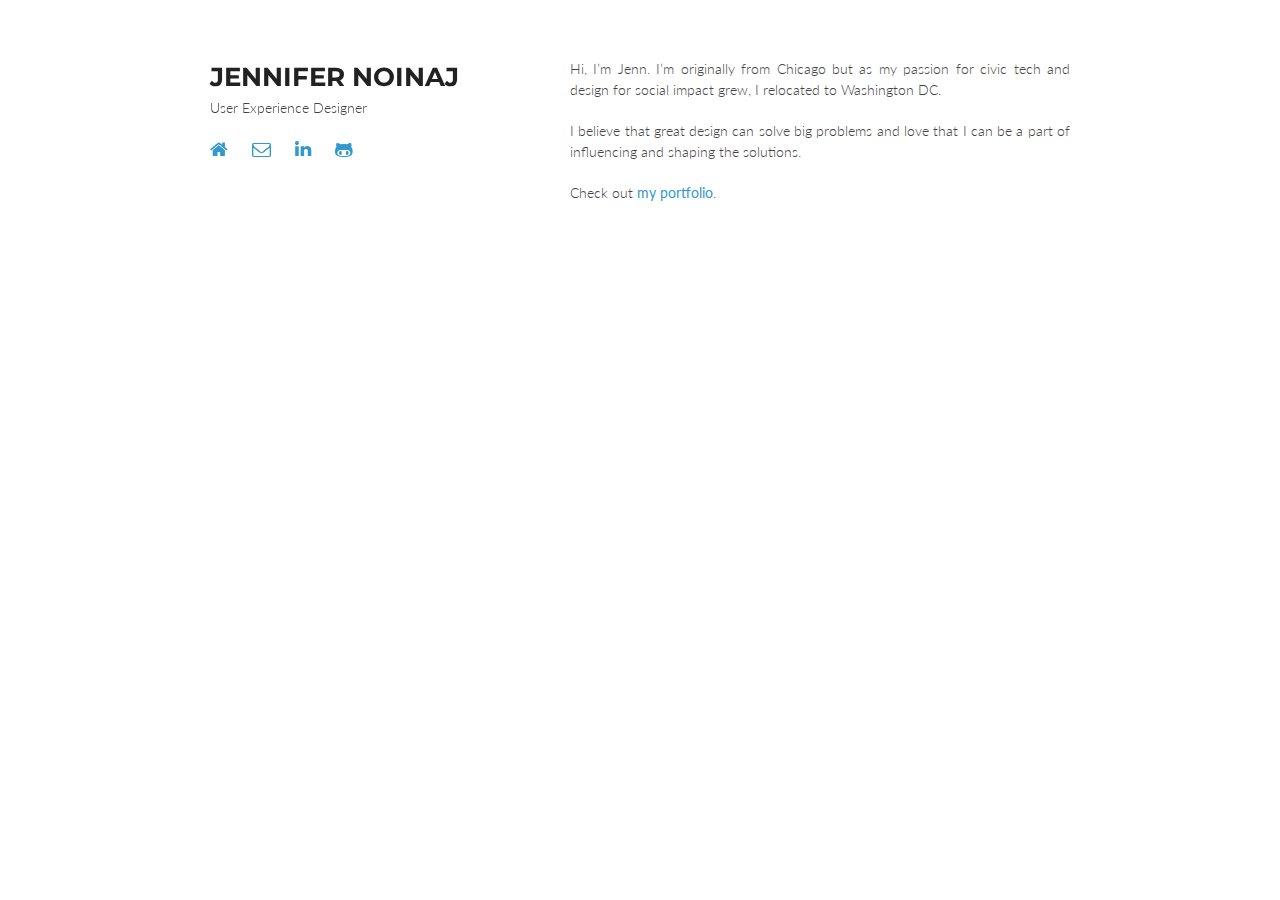
<file: index.html>
<!doctype html>
<html>
  <head>
    <meta charset="utf-8">
    <meta http-equiv="X-UA-Compatible" content="chrome=1">
    <title>Jenn Noinaj</title>

    <link rel="stylesheet" href="stylesheets/styles.css">
    <link rel="stylesheet" href="stylesheets/pygment_trac.css">
    <meta name="viewport" content="width=device-width, initial-scale=1, user-scalable=no">
    <!--[if lt IE 9]>
    <script src="//html5shiv.googlecode.com/svn/trunk/html5.js"></script>
    <![endif]-->

    
    <link rel="stylesheet" href="./portfolio/font-awesome-4.1.0/css/font-awesome.css">
    <link rel="shortcut icon" href="./img/favicon.png" type="image/x-icon">
    <link rel="icon" href="./img/favicon.png" type="image/x-icon">

    <link rel="canonical" href="http://actuallyjenn.com/"/>
    <meta property="og:site_name" content="Jennifer Noinaj's Portfolio"/>
    <meta property="og:title" content="Jennifer Noinaj's Portfolio"/>
    <meta property="og:url" content="http://actuallyjenn.com/"/>
    <meta property="og:type" content="website"/>
    <meta property="og:image" content="http://actuallyjenn.com/img/link.png"/>
    <meta property="og:description" content="Jenn Noinaj is designer based in Brooklyn, NY. She specializes in User Experience, Interaction Design, and Project Management. This is her portfolio site."/>

    <meta itemprop="name" content="Home"/>
    <meta itemprop="url" content="http://actuallyjenn.com/"/>

    <meta name="description" content="Jenn Noinaj is designer based in Brooklyn, NY. She specializes in User Experience, Interaction Design, and Project Management. This is her portfolio site.">
    <link rel="author" href="https://plus.google.com/116044778717452303172"/>
    <meta name="keywords" content="portfolio, UX, designer, developer, visual design, HTML, CSS">
    <meta name="author" content="Jennifer Noinaj">
  </head>
  <body>
    <div class="wrapper">
      <header>
        <h1>JENNIFER NOINAJ</h1>
        <p>User Experience Designer</p>

        <!--<p><img src="http://actuallyjenn.com/img/1.png" alt=""></p>-->

        <a href="http://www.actuallyjenn.com" target="_blank"><i class="fa fa-home fa-lg"></i></a>
        <a href="mailto:hi@actuallyjenn.com" target="_blank"><i class="fa fa-envelope-o fa-lg"></i></a>
        <a href="http://www.linkedin.com/in/actuallyjenn/" target="_blank"><i class="fa fa-linkedin fa-lg"></i></a>
        <a href="http://github.com/actuallyjenn" target="_blank"><i class="fa fa-github-alt fa-lg"></i></a>
      </header>
      <section>
          <p>Hi, I’m Jenn. I’m originally from Chicago but as my passion for civic tech and design for social impact grew, I relocated to Washington DC. </p>

          <p>I believe that great design can solve big problems and love that I can be a part of influencing and shaping the solutions.</p>

          <p>Check out <a href="http://www.actuallyjenn.com">my portfolio</a>.</p>
      </section>

      <footer>
        <!--<p><small>Hosted on GitHub Pages &mdash; Theme by <a href="https://github.com/orderedlist">orderedlist</a></small></p>-->
      </footer>
    </div>
    <script src="javascripts/scale.fix.js"></script>
    
  </body>
</html>
</file>
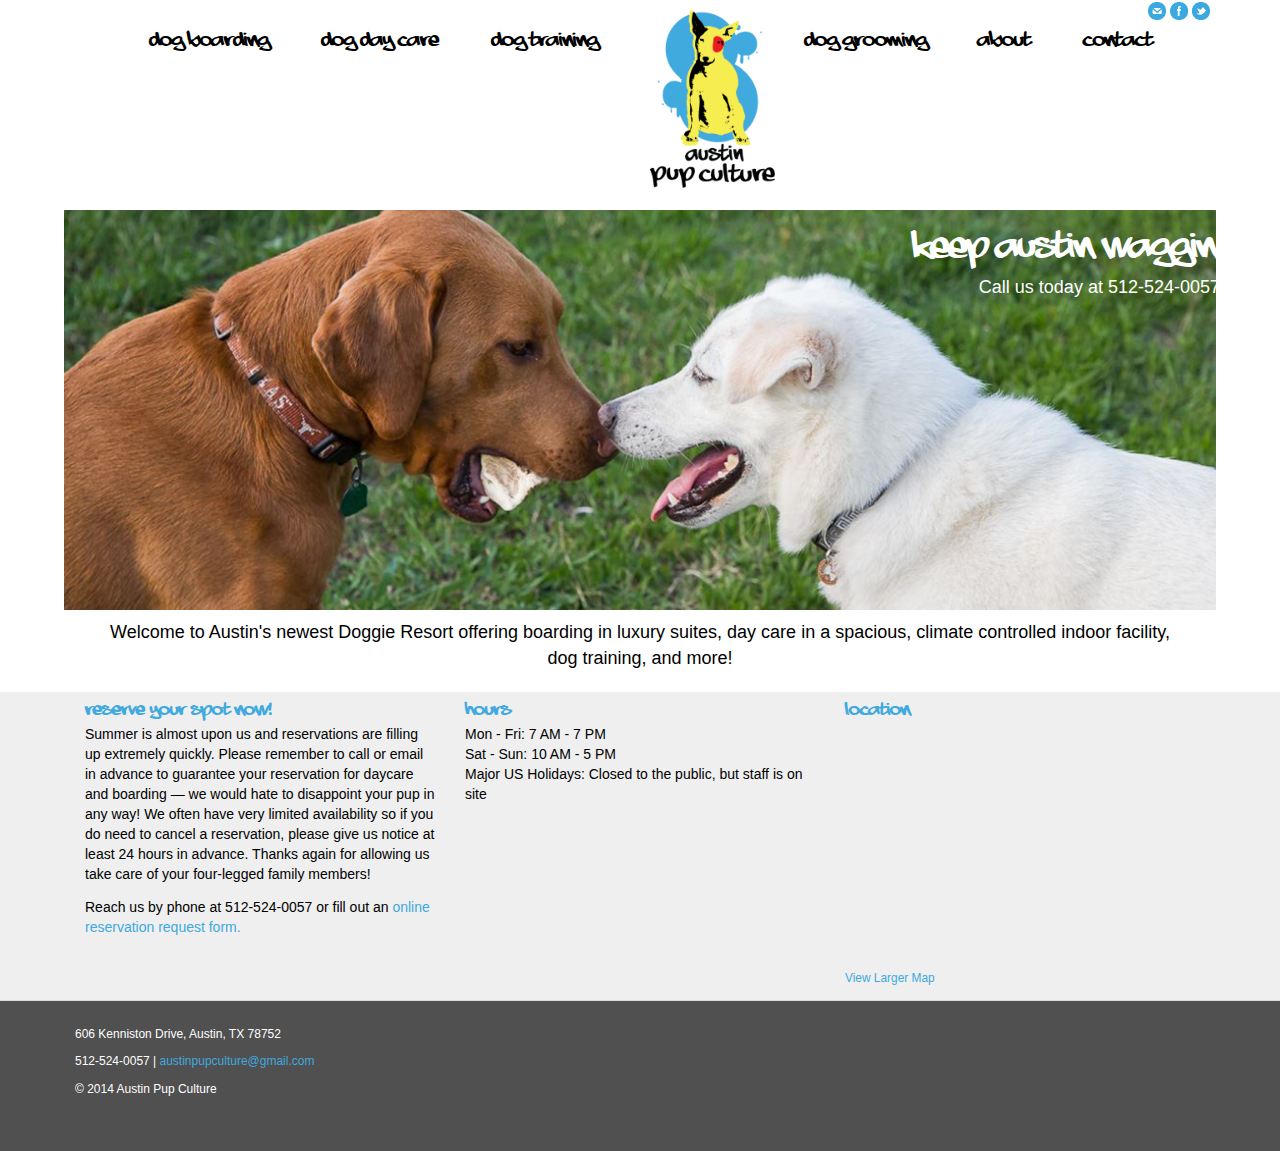
<file: APC/index.html>
<!DOCTYPE html>
<html lang="en">
    <head>
        <meta charset="utf-8">
        <meta name="apple-mobile-web-app-capable" content="yes" />
        <meta name="viewport" content="width=device-width, initial-scale=1.0, maximum-scale=1.0, user-scalable=no" />
        <meta name="apple-mobile-web-app-status-bar-style" content="black" />
        <meta name="viewport" content="width=device-width, initial-scale=1.0">
        <meta name="viewport" content="width=device-width, initial-scale=1.0, maximum-scale=1.0, user-scalable=no" />
        <meta name="apple-mobile-web-app-status-bar-style" content="black" />
        <meta http-equiv="X-UA-Compatible" content="IE=edge">

        <link rel="stylesheet" href="http://netdna.bootstrapcdn.com/bootstrap/3.1.1/css/bootstrap.min.css">
        <link rel="stylesheet" href="main.css">
        <title>Austin Pup Culture - Luxury Dog Boarding, Dog Daycare, and Grooming Resort</title>
        <link rel="canonical" href="http://http://www.austinpupculture.com/" />
        <meta name="description" content="Austin Pup Culture is one of Austin's top doggie resorts offering dog boarding in luxury suites, day care in a spacious, climate controlled indoor facility, dog training, grooming, and more!">
        <link href="icon2.ico" rel="shortcut icon" type="image/x-icon">
    </head>
    
    <body>
        <div class="social">
            <div class="container">
                <div class="pull-right">
                    <a href="mailto:austinpupculture@gmail.com"><img src="email.png"></a>
                    <a href="https://www.facebook.com/AustinPupCulture"><img src="facebook.png"></a>
                    <a href="https://twitter.com/AtxPupCulture"><img src="twitter.png"></a> 
                </div>
            </div>
        </div>
        
<!--        <div class="container padding-top-55-sm">
	  	<header role="banner">
	       <h1><a href="index.html" class="site-title ir">Austin Pup Culture</a></h1>
           <div class="nav">
               <div class="flex">
                   <div class="g2-flex8 g3-flex12">
                       <ul class="delta">
                           <li class="nav-item"><a href="boarding.html" title="dog boarding">Dog Boarding</a></li>
                           <li class="nav-item"><a href="daycare.html" title="dog day care">Dog Day Care</a></li>	  
                           <li class="nav-item"><a href="training.html" title="dog training">Dog Training</a></li>	 
                       </ul>
                       <ul class="delta">
                            <li class="nav-item"><a href="grooming.html" title="dog grooming">Dog Grooming</a></li>
                           <li class="nav-item"><a href="gallery.html" title="gallery">Gallery</a></li>	  
                           <li class="nav-item"><a href="about.html" title="about">About</a></li>	   
                           <li class="nav-item"><a href="contact.html" title="contact">Contact</a></li>	
                       </ul>
                   </div>
               </div>
           </div>
        </header> -->
        
        <div class="nav">
            <div class="container">
                <div class="collapse navbar-collapse">
                    <ul>
                        <!-- <div class="l"> -->
                            <li><a href="boarding.html">Dog Boarding</a></li>
                            <li><a href="daycare.html">Dog Day Care</a></li>
                            <li><a href="training.html">Dog Training</a></li>
                            <li class="list-img"><a href="index.html"><img class="logo" src="apc%20logo.png"/></a></li>
                        <!-- <div class="r"> -->
                            <li><a href="grooming.html">Dog Grooming</a></li>
                            <!--<li><a href="gallery.html">Gallery</a></li>-->
                            <li><a href="about.html">About</a></li>
                            <li><a href="contact.html">Contact</a></li>
                    </ul>
                </div>
            </div>
        </div>
        
        <div class="main">
             <div class="container">
                <div class="row">
                    <!--<div class="col-sm-10 col-sm-offset-8">-->
                        <h1>Keep Austin waggin!</h1>
                        <p>Call us today at 512-524-0057.</p>
                </div>
            </div>
        </div>
        <div class="caption">
            <div class="container">
                <p>Welcome to Austin's newest Doggie Resort offering boarding in luxury suites, day care in a spacious, climate controlled indoor facility, dog training, and more!</p>
            </div>
        </div>
        <div class="infobar">
            <div class="container">
                <div class="row-fluid">
                    <div class="col-md-4">
                        <h2>Reserve your spot now!</h2>
                        <p>Summer is almost upon us and reservations are filling up extremely quickly. Please remember to call or email in advance to guarantee your reservation for daycare and boarding &mdash; we would hate to disappoint your pup in any way! We often have very limited availability so if you do need to cancel a reservation, please give us notice at least 24 hours in advance. Thanks again for allowing us take care of your four-legged family members!</p>
                        <p>Reach us by phone at 512-524-0057 or fill out an <a href="contact.html">online reservation request form.</a></p>
                    </div>
                    <div class="col-md-4">
                        <h2>Hours</h2>
                        <p>Mon - Fri: 7 AM - 7 PM
                        <br/>Sat - Sun: 10 AM - 5 PM
                        <br/>Major US Holidays: Closed to the public, but staff is on site</p>
                    </div>
                    <div class="col-md-4">
                        <h2>Location</h2>
                        <div class="textwidget">
                            <p><iframe src="https://maps.google.com/maps?f=q&amp;source=s_q&amp;hl=en&amp;geocode=&amp;q=606+Kenniston+Dr,+Austin,+TX&amp;aq=0&amp;oq=606&amp;sll=31.168934,-100.076842&amp;sspn=18.018789,36.628418&amp;ie=UTF8&amp;hq=&amp;hnear=606+Kenniston+Dr,+Austin,+Texas+78752&amp;t=m&amp;ll=30.334658,-97.713089&amp;spn=0.044448,0.051498&amp;z=13&amp;output=embed" height="225" width="225" frameborder="0" marginwidth="0" marginheight="0" scrolling="no"></iframe></p>
                            <p><small><a style="color: #40a9de; text-align: left;" href="https://maps.google.com/maps?f=q&amp;source=embed&amp;hl=en&amp;geocode=&amp;q=606+Kenniston+Dr,+Austin,+TX&amp;aq=0&amp;oq=606&amp;sll=31.168934,-100.076842&amp;sspn=18.018789,36.628418&amp;ie=UTF8&amp;hq=&amp;hnear=606+Kenniston+Dr,+Austin,+Texas+78752&amp;t=m&amp;ll=30.334658,-97.713089&amp;spn=0.044448,0.051498&amp;z=13">View Larger Map</a></small></p>
                        </div>
                    </div>
                </div>
            </div>
        </div>
        <footer>
            <div class="container">
                <div class="row-fluid">
                    <p>606 Kenniston Drive, Austin, TX 78752</p>
                    <p>512-524-0057 | <a href="mailto:austinpupculture@gmail.com">austinpupculture@gmail.com</a></p>
                    <p>&copy; 2014 Austin Pup Culture </p>
                </div>
            </div>
        </footer>
    </body>
</html>
</file>
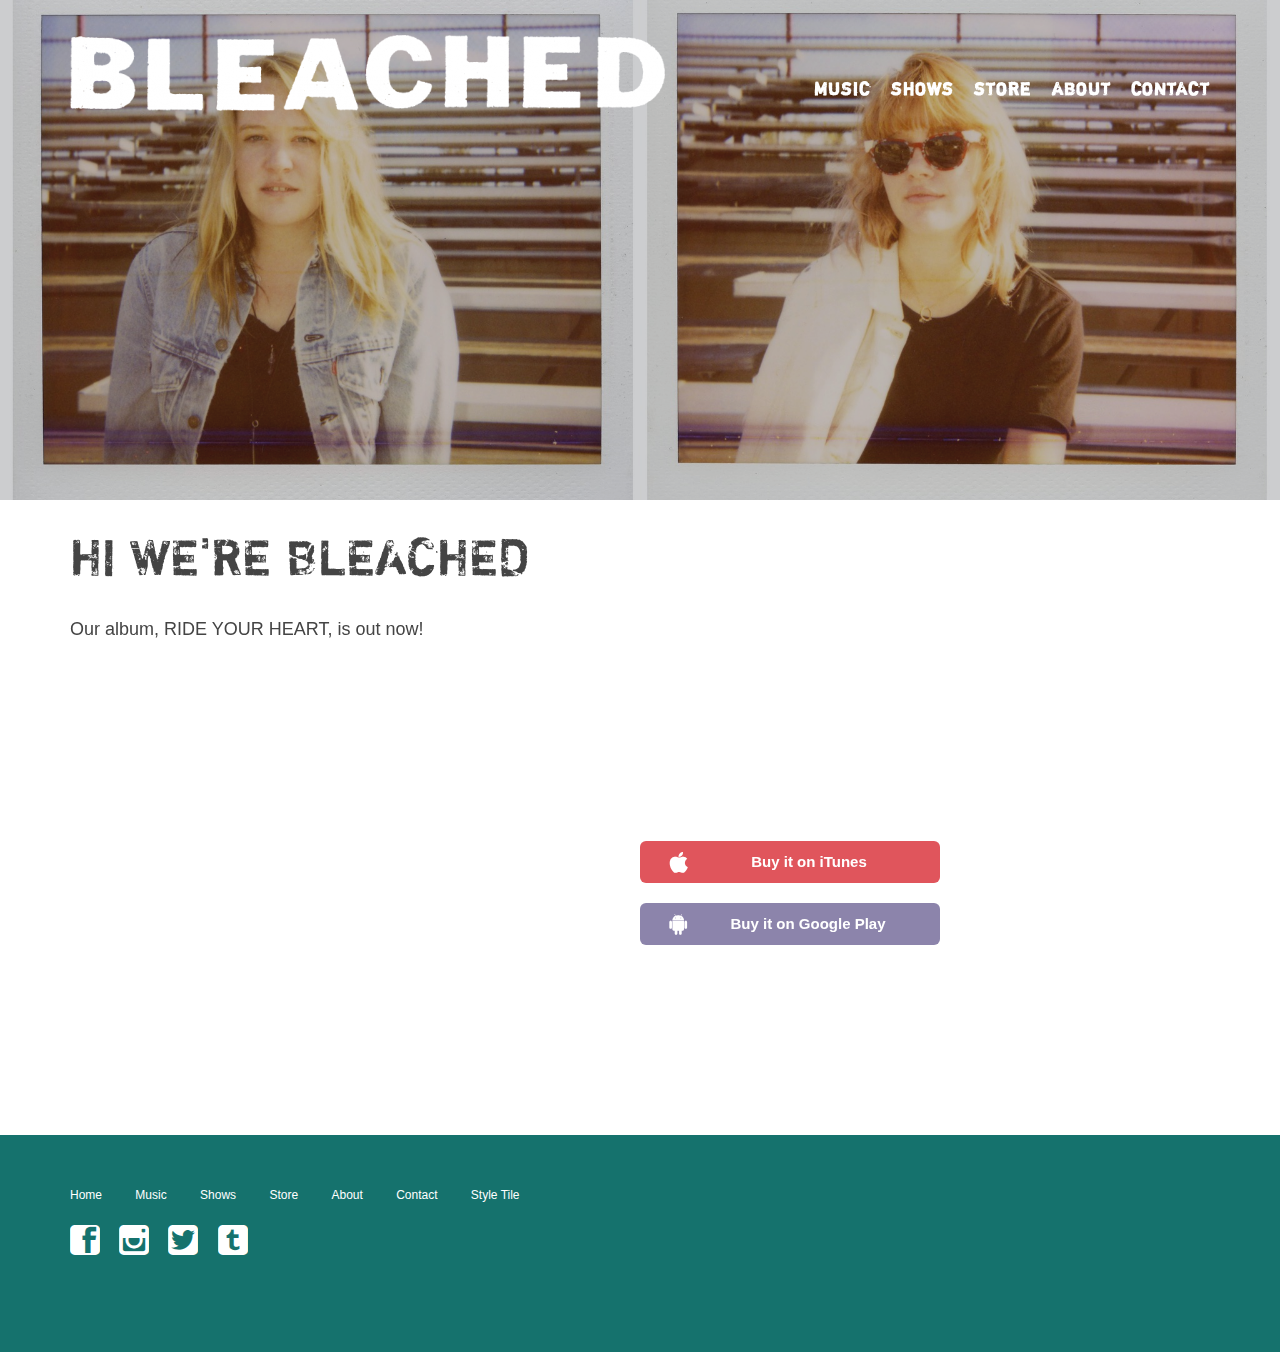
<file: bleached/index.html>
<!DOCTYPE html>
<html lang="en">
    <head>
        <meta charset="utf-8">
        <meta name="apple-mobile-web-app-capable" content="yes" />
        <meta name="viewport" content="width=device-width, initial-scale=1.0, maximum-scale=1.0, user-scalable=no" />
        <meta name="apple-mobile-web-app-status-bar-style" content="black" />
        <meta name="viewport" content="width=device-width, initial-scale=1.0">
        <meta name="viewport" content="width=device-width, initial-scale=1.0, maximum-scale=1.0, user-scalable=no" />
        <meta name="apple-mobile-web-app-status-bar-style" content="black" />
        <link rel="shortcut icon" href="startup/common-files/img/favicon.ico">
        
        <link rel="stylesheet" href="startup/flat-ui/bootstrap/css/bootstrap.css">
        <link rel="stylesheet" href="startup/common-files/css/icomoon.css">
        <link rel="stylesheet" href="startup/flat-ui/css/flat-ui.css">
        <!-- Using only with Flat-UI (free)-->
        <link rel="stylesheet" href="startup/common-files/css/icon-font.css">
        <!-- end -->
        <link rel="stylesheet" href="startup/common-files/css/animations.css">
        <link rel="stylesheet" href="static/css/style.css">
        
        <title>BLEACHED</title>
    </head>

    <body>
        <div class="page-wrapper">
            <header class="header-1">
                <div class="container">
                    <div class="row">
                        <nav class="navbar col-sm-12" role="navigation">
                            <div class="navbar-header">
                                <button type="button" class="navbar-toggle"></button>
                                <a class="brand" href="index.html"><img src="startup/common-files/img/header/bleachedlogo.png" alt=""></a>
                            </div>
                            <div class="collapse navbar-collapse">
                                <ul class="nav pull-right">
                                    <li><a href="music.html">MUSIC</a></li>
                                    <li><a href="http://www.songkick.com/artists/1011326" target="_blank">SHOWS</a></li>
                                    <li><a href="http://bleached.inktankmerch.com/" target="_blank">STORE</a></li>
                                    <li><a href="about.html">ABOUT</a></li>
                                    <li><a href="contact.html">CONTACT</a></li>
                                </ul>
                                <!--<ul class="subnav">
                                    <li><a href="#">Privacy</a></li>
                                    <li><a href="#">Terms</a></li>
                                    <li><a href="#">Advertise</a></li>
                                    <li><a href="#">Affiliates</a></li>
                                    <li><a href="#">Newsletter</a></li>
                                    <li><a href="#">About</a></li>
                                    <li><a href="#">Contact Us</a></li>
                                </ul>-->
                            </div>
                        </nav>
                    </div>
                </div>
            </header>
            
            <section class="header-1-sub">
                <div id="pt-main" class="page-transitions pt-perspective">
                    <div class="pt-page pt-page-1">
                        <div class="background">&nbsp;</div>
                    </div>
                </div>
            </section>


            <section class="content-1">
                <div class="container">
                    <h1>HI WE'RE BLEACHED </h1>
                    <p>Our album, RIDE YOUR HEART, is out now!</p>
                    <div class="box-video">
                        <div class="player">
                            <iframe src="http://www.youtube.com/embed/RsmqyBnRY20" frameborder="0" webkitallowfullscreen mozallowfullscreen allowfullscreen></iframe>
                        </div>
                        <div class="btns">
                            <div class="spotify">
                                <iframe src="https://embed.spotify.com/?uri=spotify:album:7qYNP0kF5VVRvvHCDaszd8"frameborder="0" allowtransparency="true"></iframe>
                            </div>
                            <a class="btn btn-1" href="https://itunes.apple.com/us/album/ride-your-heart/id605400977" target="_blank"><span class="fui-apple"> </span>Buy it on iTunes</a>
                            <a class="btn btn-2" href="https://play.google.com/store/music/artist/Bleached?id=Anfbkc2xvfizi44rml4v43dbtay" target="_blank"><span class="fui-android"> </span>Buy it on Google Play</a>
                        </div>
                    </div>
                </div>
            </section>

            <footer class="footer-8">
                <div class="container">
                    <nav>
                        <ul class="pull-left">
                            <li class="active"><a href="index.html">Home</a></li>
                            <li><a href="music.html">Music</a></li>
                            <li><a href="http://www.songkick.com/artists/1011326" target="_blank">Shows</a></li>
                            <li><a href="http://bleached.inktankmerch.com/" target="_blank">Store</a></li>
                            <li><a href="about.html">About</a></li>
                            <li><a href="contact.html">Contact</a></li>
                            <li><a href="style_tile.html">Style Tile</a><li>
                        </ul>
                    </nav>
                    <div class="social-btns">
                        <a href="https://www.facebook.com/HelloBleached" target="_blank">
                            <div class="icon-facebook"></div>
                        </a>
                        <a href="http://instagram.com/helloBleached" target="_blank">
                            <div class="icon-instagram"></div>
                        </a>
                        <a href="https://twitter.com/HelloBleached" target="_blank">
                            <div class="icon-twitter"></div>
                        </a>
                        <a href="http://hellobleached.tumblr.com/" target="_blank">
                            <div class="icon-tumblr"></div>
                        </a>
                    </div>
                </div>
            </footer> 

            <!-- Placed at the end of the document so the pages load faster -->
            <script src="startup/common-files/js/jquery-1.10.2.min.js"></script>
            <script src="startup/common-files/js/jquery.bxslider.min.js"></script>
            <script src="startup/common-files/js/jquery.scrollTo-1.4.3.1-min.js"></script>
            <script src="startup/common-files/js/jquery.sharrre.min.js"></script>
            <script src="startup/flat-ui/js/bootstrap.min.js"></script>
            <script src="startup/common-files/js/masonry.pkgd.min.js"></script>
            <script src="startup/common-files/js/modernizr.custom.js"></script>
            <script src="startup/common-files/js/page-transitions.js"></script>
            <script src="startup/common-files/js/easing.min.js"></script>
            <script src="startup/common-files/js/jquery.svg.js"></script>
            <script src="startup/common-files/js/jquery.svganim.js"></script>
            <script src="startup/common-files/js/jquery.backgroundvideo.min.js"></script>
            <script src="startup/common-files/js/froogaloop.min.js"></script>
            <script src="startup/common-files/js/startup-kit.js"></script>
        </div>
    </body>
</html>
</file>
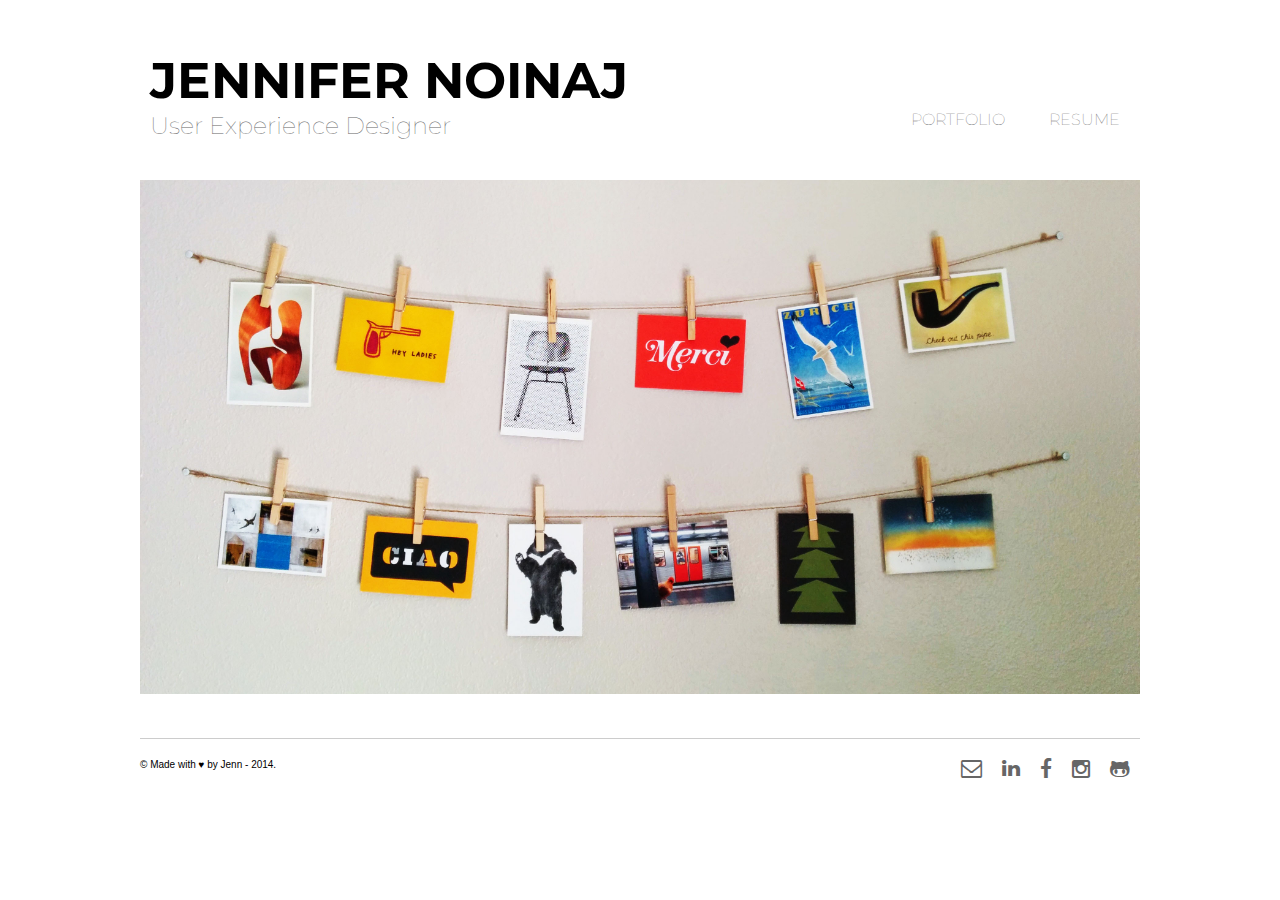
<file: portfolio/index.html>
<!doctype html>
<html>
  <head>
    <link rel="stylesheet" href="style.css">
    <link rel="stylesheet" href="./font-awesome-4.1.0/css/font-awesome.css">

    <script type="text/javascript" src="//ajax.googleapis.com/ajax/libs/jquery/1.11.1/jquery.min.js"></script>

    <link rel="shortcut icon" href="./img/favicon.png" type="image/x-icon">
    <link rel="icon" href="./img/favicon.png" type="image/x-icon">

        <title>Jennifer Noinaj</title>

    <meta charset="UTF-8">

    <link rel="canonical" href="http://actuallyjenn.com/"/>
    <meta property="og:site_name" content="Jennifer Noinaj's Portfolio"/>
    <meta property="og:title" content="Jennifer Noinaj's Portfolio"/>
    <meta property="og:url" content="http://actuallyjenn.com/"/>
    <meta property="og:type" content="website"/>
    <meta property="og:image" content="http://actuallyjenn.com/img/link.png"/>
    <meta property="og:description" content="Jennifer Noinaj is designer based in Austin, TX. She specializes in User Experience, Interaction Design, and Project Management. This is her portfolio site."/>

    <meta itemprop="name" content="Home"/>
    <meta itemprop="url" content="http://actuallyjenn.com/"/>

    <meta name="description" content="Jennifer Noinaj is designer based in Austin, TX. She specializes in User Experience, Interaction Design, and Project Management. This is her portfolio site.">
    <link rel="author" href="https://plus.google.com/116044778717452303172"/>
    <meta name="keywords" content="portfolio, UX, designer, developer, visual design, HTML, CSS">
    <meta name="author" content="Jennifer Noinaj">

  </head>
  <body>
    <header>
      <section class="navigation">
        <div class="top-nav">
        <div class="logo">
          <a href="index.html"><h1>JENNIFER NOINAJ</h1></a>
          <h2>User Experience Designer</h2>
        </div>
        <div class="links">
          <a href="jnoinaj_portfolio.pdf" target="_blank">PORTFOLIO</a>
          <a href="jnoinaj_resume.pdf" target="_blank">RESUME</a>
          <!--<a href="about.html">ABOUT</a>-->
        </div>
      </section>
    </header>
    <section class="intro">
      <img src="./img/home.jpg"></img>
    </section>
    <!--<section class="main_area">
      <div class="profile">
        <img src="./img/1.png"></img>
      </div>
      <div class="profile_text">
        <p>Hi, I’m Jenn. I enjoy crafting user experiences through the creation of great services and products.</p>
      </div>
    </section>
    <section class="process">
      <div class="maincontent">
        <h2>MY PROCESS</h2>
      </div>
      <div class="content1">
        <img src="./img/research.png"></img>
        <h3>RESEARCH</h3>
        <p>When I am introduced to a new project, my goal is to uncover the needs and wants of all the stakeholders involved. I conduct user interviews, observations, and information gathering sessions. Active listening is key to me in this phase. This leads to an understanding that drives the creation of personas and feeds into the rest of my process.</p>
      </div>
      <div class="content2">
        <img src="./img/define.png"></img>
        <h3>DEFINE</h3>
        <p>Keeping the research findings in mind, I begin with sketches to generate ideas. My best sketches turn into wireframes, user flows, and interaction maps to help craft the best experience for the user. These artifacts help to manage complex processes and leads into the creation of prototypes and functional specifications that will be used by the designers and developers in the later stages.</p>
      </div>
      <div class="content3">
        <img src="./img/create.png"></img>
        <h3>CREATE</h3>
        <p>My experience with visual and web design allows me to transform the deliverables from prior phases into fully realized solutions. I can create pixel perfect designs and assets, build the systems, and speak tech talk to devs. With this power comes great responsibility so I often test for usability as features are being implemented and continuously iterate.</p>
      </div>
      <p>This is Jenn's rough website sans css styling.</p>
      <p>I have all of my web projects hosted here.</p>
      <ul>
        <li><a href="./RWD/index.html">Responsive Web Design</a></li>
        <li><a href="./bleached/index.html">Bleached Band Page</a></li>
        <li><a href="./APC/index.html">Tentative Austin Pup Culture Redesign</a></li>
      </ul>
    </section>-->
    <footer>
      <p>&copy; Made with &hearts; by Jenn - 2014.</p>
      <a href="http://github.com/actuallyjenn" target="_blank"><i class="fa fa-github-alt fa-lg"></i></a>
      <a href="http://instagram.com/actuallyjenn" target="_blank"><i class="fa fa-instagram fa-lg"></i></a>
      <a href="http://www.facebook.com/actuallyjenn" target="_blank"><i class="fa fa-facebook fa-lg"></i></a>
      <a href="http://www.linkedin.com/in/actuallyjenn/" target="_blank"><i class="fa fa-linkedin fa-lg"></i></a>
      <a href="mailto:jenndoesdesign@gmail.com" target="_blank"><i class="fa fa-envelope-o fa-lg"></i></a>
    </footer>

    <script>
      $(function() {
        $('a[href*=#]:not([href=#])').click(function() {
          if (location.pathname.replace(/^\//,'') == this.pathname.replace(/^\//,'') 
          && location.hostname == this.hostname) {
            var target = $(this.hash);
            target = target.length ? target : $('[name=' + this.hash.slice(1) +']');
            if (target.length) {
              $('html,body').animate({
                scrollTop: target.offset().top
              }, 1000);
              return false;
            }
          }
        });
      });
    </script>
  </body>
</html>
</file>
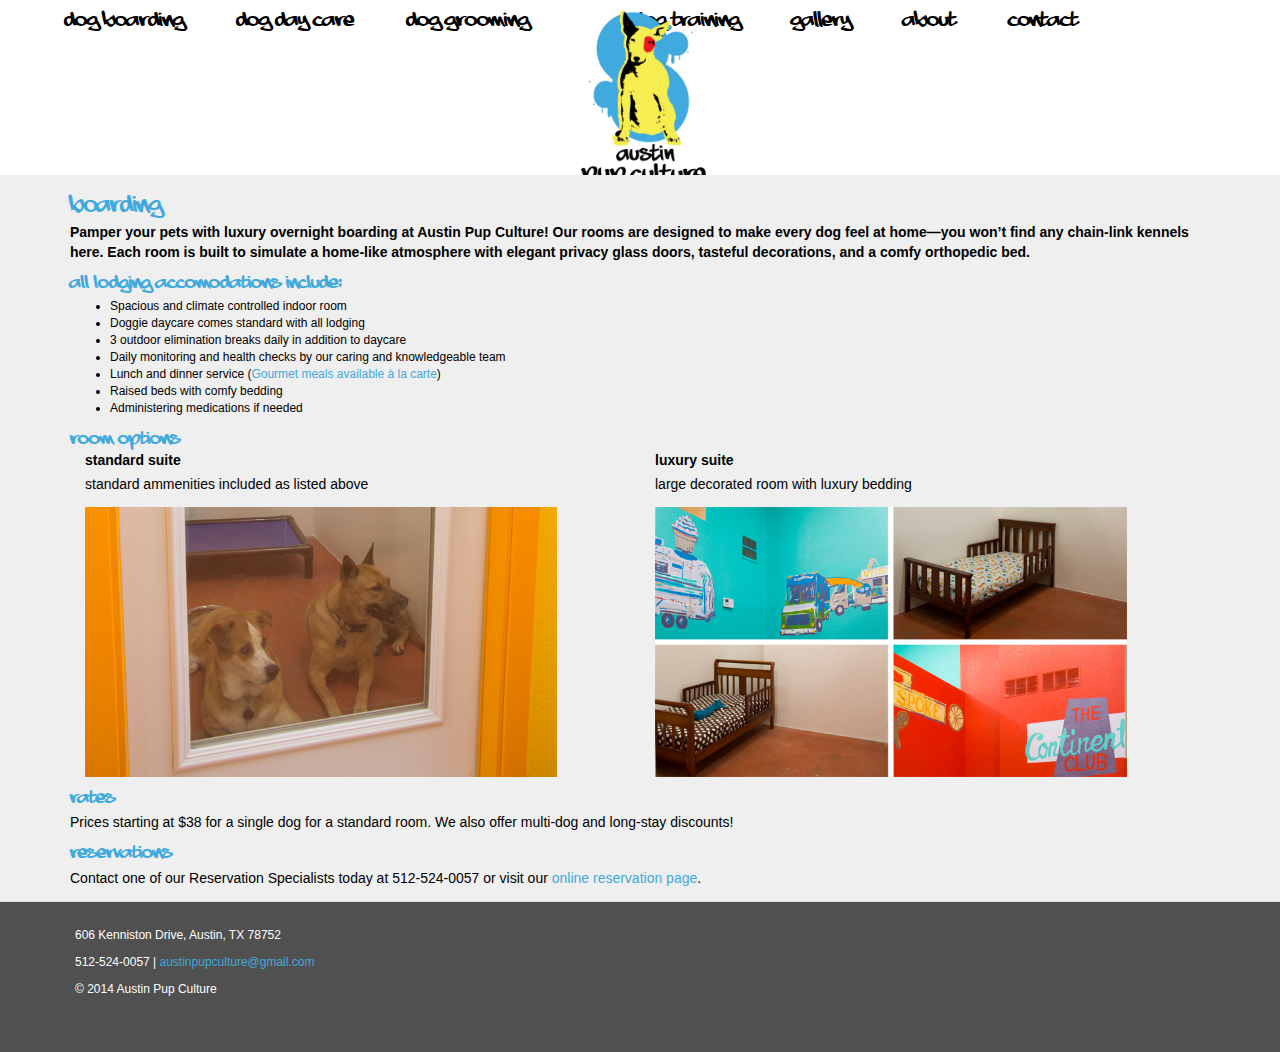
<file: APC/boarding.html>
<html>
    <head>
        <meta charset="utf-8">
        <meta http-equiv="X-UA-Compatible" content="IE=edge">
        <meta name="viewport" content="width=device-width, initial-scale=1">
        <link rel="stylesheet" href="http://netdna.bootstrapcdn.com/bootstrap/3.1.1/css/bootstrap.min.css">
        <link rel="stylesheet" href="main.css">
        <title>Austin Pup Culture - Luxury Dog Boarding, Dog Daycare, and Grooming Resort</title>
        <link rel="canonical" href="http://http://www.austinpupculture.com/" />
        <meta name="description" content="Austin Pup Culture is one of Austin's top doggie resorts offering dog boarding in luxury suites, day care in a spacious, climate controlled indoor facility, dog training, grooming, and more!">
        <link href="icon2.ico" rel="shortcut icon" type="image/x-icon">
    </head>
    <body>
        <div class="nav">
            <ul>
                <li><a href="boarding.html">Dog Boarding</a></li>
                <li><a href="daycare.html">Dog Day Care</a></li>
                <li><a href="grooming.html">Dog Grooming</a></li>
                <li><a href="index.html"><img class="logo" src="apc%20logo.png"/></a></li>
                <li><a href="training.html">Dog Training</a></li>
                <li><a href="gallery.html">Gallery</a></li>
                <li><a href="about.html">About</a></li>
                <li><a href="contact.html">Contact</a></li>
            </ul>
        </div>
        <div class="infobar">
            <div class="container">
                <div class="row-fluid">
                    <h1>Boarding</h1>
                        <p><strong>Pamper your pets with luxury overnight boarding at Austin Pup Culture! Our rooms are designed to make every dog feel at home—you won’t find any chain-link kennels here. Each room is built to simulate a home-like atmosphere with elegant privacy glass doors, tasteful decorations, and a comfy orthopedic bed.</strong></p>
                    <h2>All lodging accomodations include:</h2>
                    <ul>
                        <li>Spacious and climate controlled indoor room</li>
                        <li>Doggie daycare comes standard with all lodging</li>
                        <li>3 outdoor elimination breaks daily in addition to daycare</li>
                        <li>Daily monitoring and health checks by our caring and knowledgeable team</li>
                        <li>Lunch and dinner service (<a href="">Gourmet meals available à la carte</a>)</li>
                        <li>Raised beds with comfy bedding</li>
                        <li>Administering medications if needed</li>
                    </ul>
                    <h2>Room Options</h2>
                        <div class="col-md-6">
                            <h3>standard suite</h3>
                            <p>standard ammenities included as listed above</p>
                            <img class="boarding" src="standard.png"/>
                        </div>
                        <div class="col-md-6">
                            <h3>luxury suite</h3>
                            <p>large decorated room with luxury bedding</p>
                            <img class="boarding" src="luxury.png"/>
                        </div>
                        <h2>Rates</h2>
                            <p>Prices starting at $38 for a single dog for a standard room. We also offer multi-dog and long-stay discounts!</p>
                        <h2>Reservations</h2>
                            <p>Contact one of our Reservation Specialists today at 512-524-0057 or visit our <a href="">online reservation page</a>.</p>
                        </div>
                </div>
            </div>
        </div>
        <footer>
            <div class="container">
                <div class="row-fluid">
                    <p>606 Kenniston Drive, Austin, TX 78752</p>
                    <p>512-524-0057 | <a href="mailto:austinpupculture@gmail.com">austinpupculture@gmail.com</a></p>
                    <p>&copy; 2014 Austin Pup Culture </p>
                </div>
            </div>
        </footer>
    </body>
</html>
</file>
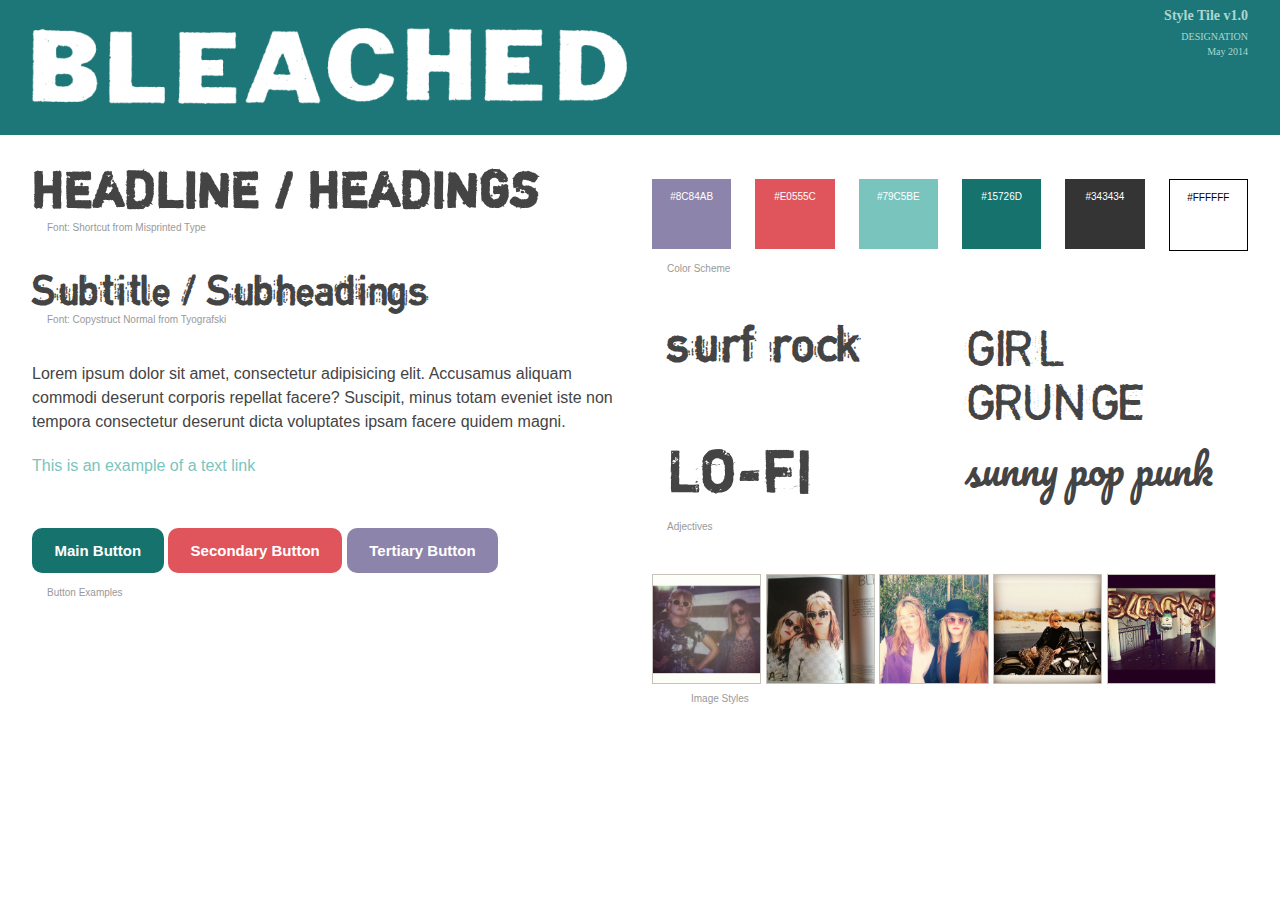
<file: bleached-style_tile/bleached-style_tile.htm>
<!DOCTYPE html>
<html>
<head>
	<meta charset="utf-8">
    <meta http-equiv="X-UA-Compatible" content="IE=edge,chrome=1">

	<title>BLEACHED - Style Tile</title>

	<meta name="viewport" content="width=device-width">

	<link rel="shortcut icon" href="favicon-1.png">
	<link rel="stylesheet" href="style.css" />
</head>
<body>
	<header class="masthead" role="banner">
		<div class="wrap">
			<div class="logo">
				<img src="./img/logo.png" alt="bleached logo" />
			</div><!-- /.logo -->
			<div class="doc-info">
				<h1>Style Tile v1.0</h1>
				<h2>DESIGNATION</h2>
				<h2>May 2014</h2>
			</div>

		<!--<nav class="menu" role="navigation">
			<ul>
				<li><a href="#">Item 1</a>
				<li><a href="#">Item 2</a>
				<li><a href="#">Item 3</a>
				<li><a href="#">Item 4</a>
				<li><a href="#">Item 5</a>
			</ul>
		</nav> --><!-- /nav.menu -->
		</div>
	</header>

	<div class="wrap">
		<div class="content" role="main">
			<div class="stack">
				<div class="sympl half m-full">
					<section class="ws-item ws-typography">
						<h1 class="headline">HEADLINE / HEADINGS</h1>
						<p class="caption">Font: Shortcut from Misprinted Type</p>
						<h2 class="subtitle">Subtitle / Subheadings</h2>
						<p class="caption">Font: Copystruct Normal from Tyografski</p>
						<p class="text">Lorem ipsum dolor sit amet, consectetur adipisicing elit. Accusamus aliquam commodi deserunt corporis repellat facere? Suscipit, minus totam eveniet iste non tempora consectetur deserunt dicta voluptates ipsam facere quidem magni.</p>

						<p class="link"><a href="bleached-style_tile.htm">This is an example of a text link</a></p>
					</section>

					<section class="ws-item ws-buttons">
						<button class="button btn-primary">Main Button</button>
						<button class="button btn-secondary">Secondary Button</button>
						<button class="button btn-tertiary">Tertiary Button</button>
						<p class="caption">Button Examples</a>
					</section><!-- /.ws-buttons -->
				</div>

				<div class="sympl half m-full">
					<section class="ws-item ws-colors">
						<div class="stack stack-clean">
							<div class="sympl onesixth s-half">
								<div class="color-1">#8C84AB</div>
							</div>
							<div class="sympl onesixth s-half">
								<div class="color-2">#E0555C</div>
							</div>
							<div class="sympl onesixth s-half">
								<div class="color-3">#79C5BE</div>
							</div>
							<div class="sympl onesixth s-half">
								<div class="color-4">#15726D</div>
							</div>
							<div class="sympl onesixth s-half">
								<div class="color-5">#343434</div>
							</div>
							<div class="sympl onesixth s-half">
								<div class="color-6">#FFFFFF</div>
							</div>
						</div>
						<p class="caption colors">Color Scheme</a>
					</section><!-- /.ws-colors -->

					<section class="ws-item ws-adjectives">
						<!-- ## Describe the project here -->
						<div class="stack">
							<div id="surf" class="sympl half s-half">
								surf rock
							</div>
							<div id="grunge" class="sympl half s-half">
								Girl Grunge
							</div>
							<div id="lo-fi" class="sympl half s-half">
								Lo-fi
							</div>
							<div id="pop-punk" class="sympl half s-half">
								sunny pop punk
							</div>
						</div>
						<p class="caption">Adjectives</p>
					</section><!-- /.ws-adjectives -->
					<section id ="gallery" class="ws-item ws-images">
						<!-- ## Describe the project here -->
						<div class="stack">
							<div class="table">
								<img src="./img/img1.jpg" />
								<img src="./img/img2.jpg" />
								<img src="./img/img3.jpg" />
								<img src="./img/img4.jpg" />
								<img src="./img/img5.jpg" />
							</div>
						</div>
						<p class="caption">Image Styles</p>
					</section><!-- /.ws-images -->
				</div>
			</div>
		</div>
	</div>


	<!--<footer class="colophon" role="contentinfo">-->
			<!-- ## REMEMBER TO CHANGE THIS! -->
			<!--<p>Project Name v0.8<br> -->
			<!-- ## You may remove the line below, but I'd love it if you keep it! -->
			<!-- <a href="http://webstiles.namanyayg.com">Webstiles</a> concept by <a href="http://namanyayg.com/">Namanyay Goel</a></p>
	</footer>--><!-- FOOTER -->
</body>
</html>
</file>
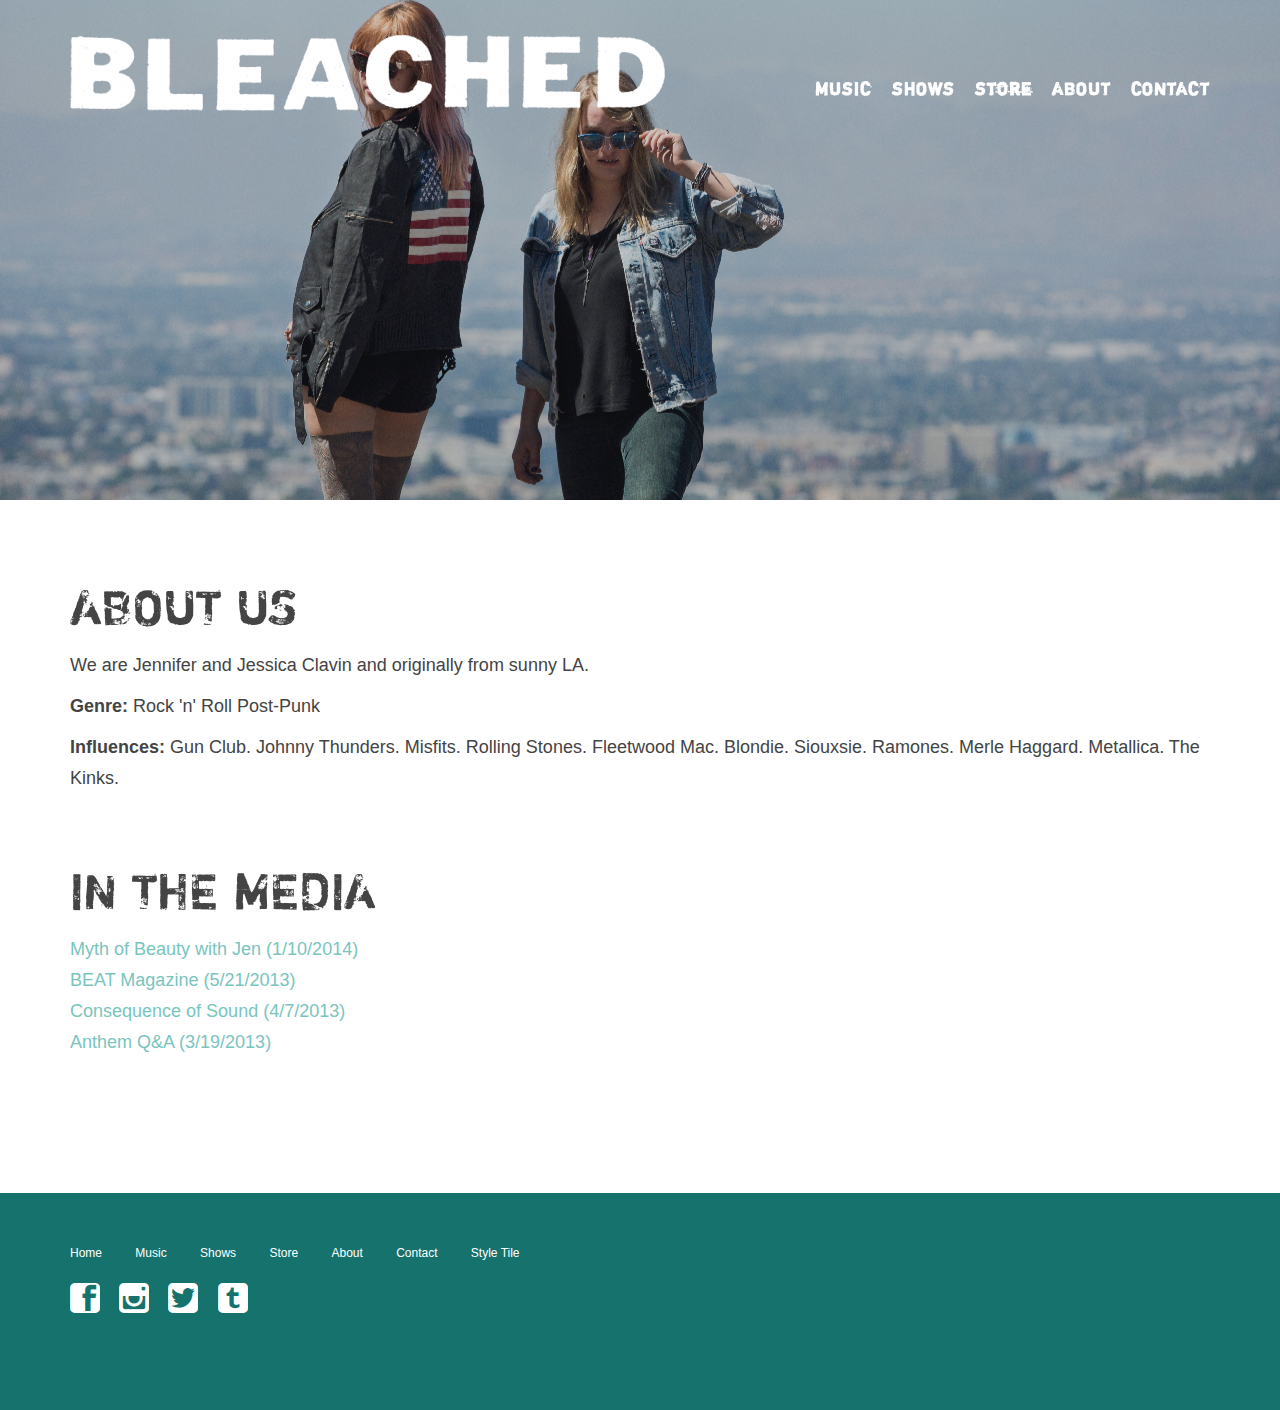
<file: bleached/about.html>
<!DOCTYPE html>
<html lang="en">
    <head>
        <meta charset="utf-8">
        <meta name="apple-mobile-web-app-capable" content="yes" />
        <meta name="viewport" content="width=device-width, initial-scale=1.0, maximum-scale=1.0, user-scalable=no" />
        <meta name="apple-mobile-web-app-status-bar-style" content="black" />
        <meta name="viewport" content="width=device-width, initial-scale=1.0">
        <meta name="viewport" content="width=device-width, initial-scale=1.0, maximum-scale=1.0, user-scalable=no" />
        <meta name="apple-mobile-web-app-status-bar-style" content="black" />
        <link rel="shortcut icon" href="startup/common-files/img/favicon.ico">
        
        <link rel="stylesheet" href="startup/flat-ui/bootstrap/css/bootstrap.css">
        <link rel="stylesheet" href="startup/common-files/css/icomoon.css">
        <link rel="stylesheet" href="startup/flat-ui/css/flat-ui.css">
        <!-- Using only with Flat-UI (free)-->
        <link rel="stylesheet" href="startup/common-files/css/icon-font.css">
        <!-- end -->
        <link rel="stylesheet" href="startup/common-files/css/animations.css">
        <link rel="stylesheet" href="static/css/style.css">
        
        <title>BLEACHED - ABOUT</title>
    </head>

    <body>
        <div class="page-wrapper">
            <header class="header-1">
                <div class="container">
                    <div class="row">
                        <nav class="navbar col-sm-12" role="navigation">
                            <div class="navbar-header">
                                <button type="button" class="navbar-toggle"></button>
                                <a class="brand" href="index.html"><img src="startup/common-files/img/header/bleachedlogo.png" alt=""></a>
                            </div>
                            <div class="collapse navbar-collapse">
                                <ul class="nav pull-right">
                                    <li><a href="music.html">MUSIC</a></li>
                                    <li><a href="http://www.songkick.com/artists/1011326" target="_blank">SHOWS</a></li>
                                    <li><a href="http://bleached.inktankmerch.com/" target="_blank">Store</a></li>
                                    <li><a href="about.html">ABOUT</a></li>
                                    <li><a href="contact.html">CONTACT</a></li>
                                </ul>
                                <!--<ul class="subnav">
                                    <li><a href="#">Privacy</a></li>
                                    <li><a href="#">Terms</a></li>
                                    <li><a href="#">Advertise</a></li>
                                    <li><a href="#">Affiliates</a></li>
                                    <li><a href="#">Newsletter</a></li>
                                    <li><a href="#">About</a></li>
                                    <li><a href="#">Contact Us</a></li>
                                </ul>-->
                            </div>
                        </nav>
                    </div>
                </div>
            </header>

            <section class="header-1-sub">
                <div id="pt-main" class="page-transitions pt-perspective">
                    <div class="pt-page pt-page-3">
                        <div class="background">&nbsp;</div>
                    </div>
                </div>
            </section>

            <section class="about">
                <div class="container">
                    <div class="content">
                    <h1>ABOUT US</h1>
                    <p>We are Jennifer and Jessica Clavin and originally from sunny LA.<p>
                    <p><strong>Genre:</strong> Rock 'n' Roll Post-Punk</p>
                    <p><strong>Influences:</strong> Gun Club. Johnny Thunders. Misfits. Rolling Stones. Fleetwood Mac. Blondie. Siouxsie. Ramones. Merle Haggard. Metallica. The Kinks.</p>
                    </div>
                    <div class="links">
                    <h1>IN THE MEDIA</h1>
                        <p>
                            <a href="http://themythofbeauty.tumblr.com/post/71777743714/jennifer-clavin-of-bleached" target="_blank">Myth of Beauty with Jen (1/10/2014)</a>
                            <br><a href="http://www.thebeatjuice.com/look/2013/05/21/2109/around-la-with-bleached/" target="_blank">BEAT Magazine (5/21/2013)</a>
                            <br><a href="http://consequenceofsound.net/2013/04/interview-bleached/" target="_blank">Consequence of Sound (4/7/2013)</a>
                            <br><a href="http://anthemmagazine.com/qa-with-bleached/" target="_blank">Anthem Q&amp;A (3/19/2013)</a>
                            
                        </p>
                </div>
                </div>
            </section>

            <footer class="footer-8">
                <div class="container">
                    <nav>
                        <ul class="pull-left">
                            <li class="active"><a href="index.html">Home</a></li>
                            <li><a href="music.html">Music</a></li>
                            <li><a href="http://www.songkick.com/artists/1011326" target="_blank">Shows</a></li>
                            <li><a href="http://bleached.inktankmerch.com/" target="_blank">Store</a></li>
                            <li><a href="about.html">About</a></li>
                            <li><a href="contact.html">Contact</a></li>
                            <li><a href="style_tile.html">Style Tile</a><li>
                        </ul>
                    </nav>
                    <div class="social-btns">
                        <a href="https://www.facebook.com/HelloBleached" target="_blank">
                            <div class="icon-facebook"></div>
                        </a>
                        <a href="http://instagram.com/helloBleached" target="_blank">
                            <div class="icon-instagram"></div>
                        </a>
                        <a href="https://twitter.com/HelloBleached" target="_blank">
                            <div class="icon-twitter"></div>
                        </a>
                        <a href="http://hellobleached.tumblr.com/" target="_blank">
                            <div class="icon-tumblr"></div>
                        </a>
                    </div>
                </div>
            </footer> 

          <!-- Placed at the end of the document so the pages load faster -->
            <script src="startup/common-files/js/jquery-1.10.2.min.js"></script>
            <script src="startup/common-files/js/jquery.bxslider.min.js"></script>
            <script src="startup/common-files/js/jquery.scrollTo-1.4.3.1-min.js"></script>
            <script src="startup/common-files/js/jquery.sharrre.min.js"></script>
            <script src="startup/flat-ui/js/bootstrap.min.js"></script>
            <script src="startup/common-files/js/masonry.pkgd.min.js"></script>
            <script src="startup/common-files/js/modernizr.custom.js"></script>
            <script src="startup/common-files/js/page-transitions.js"></script>
            <script src="startup/common-files/js/easing.min.js"></script>
            <script src="startup/common-files/js/jquery.svg.js"></script>
            <script src="startup/common-files/js/jquery.svganim.js"></script>
            <script src="startup/common-files/js/jquery.backgroundvideo.min.js"></script>
            <script src="startup/common-files/js/froogaloop.min.js"></script>
            <script src="startup/common-files/js/startup-kit.js"></script>
        </div>
    </body>
</html>
</file>
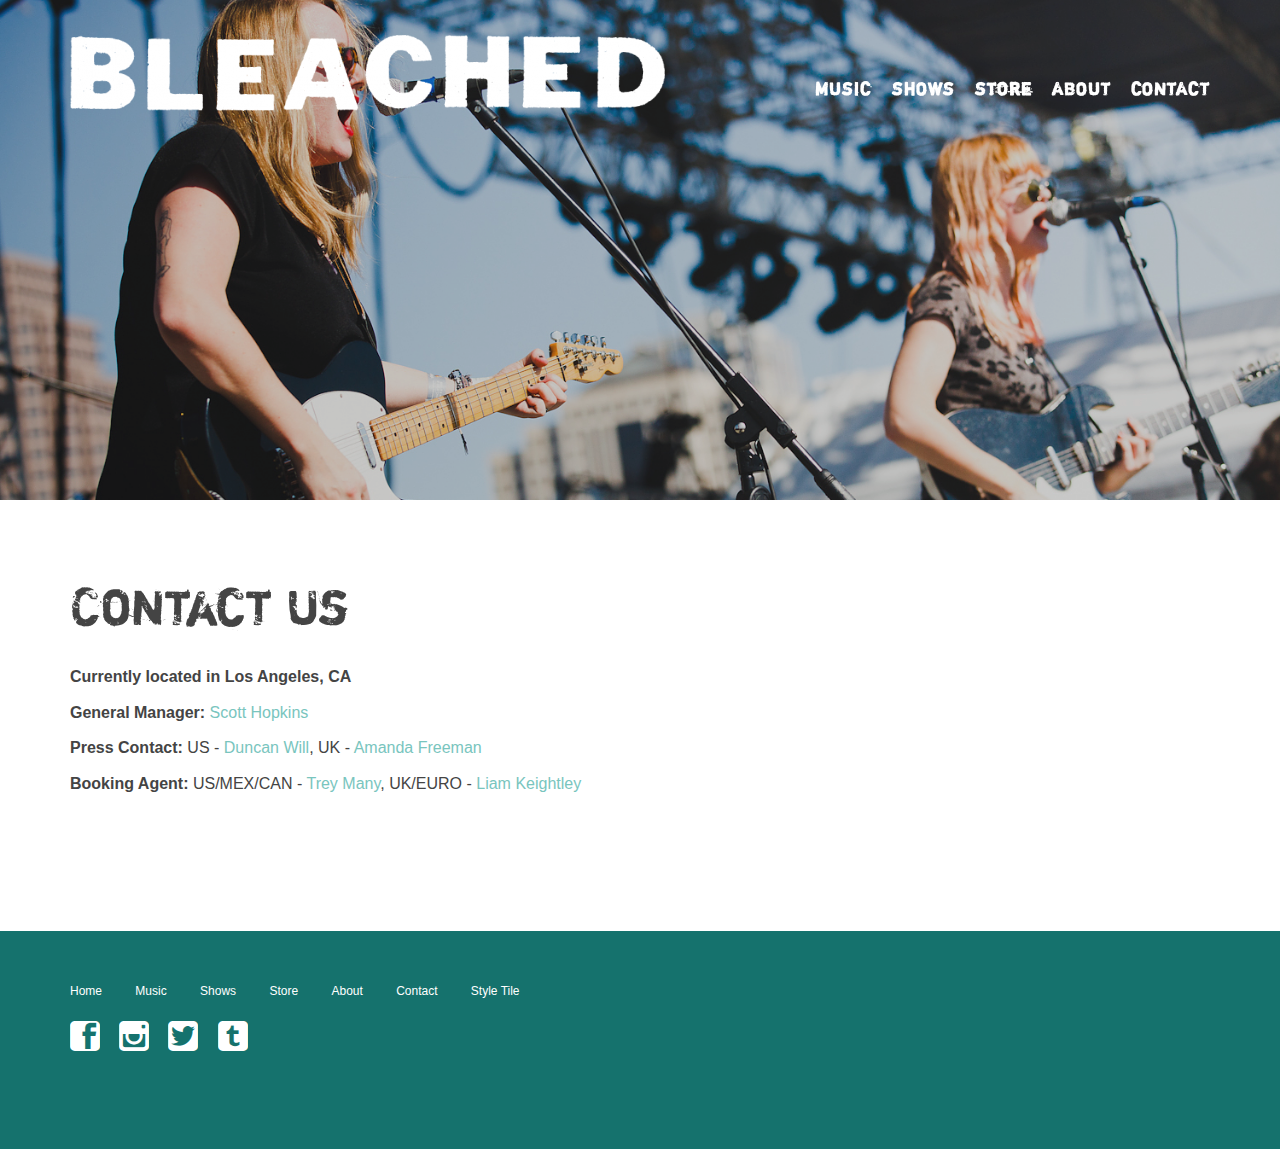
<file: bleached/contact.html>
<!DOCTYPE html>
<html lang="en">
    <head>
        <meta charset="utf-8">
        <meta name="apple-mobile-web-app-capable" content="yes" />
        <meta name="viewport" content="width=device-width, initial-scale=1.0, maximum-scale=1.0, user-scalable=no" />
        <meta name="apple-mobile-web-app-status-bar-style" content="black" />
        <meta name="viewport" content="width=device-width, initial-scale=1.0">
        <meta name="viewport" content="width=device-width, initial-scale=1.0, maximum-scale=1.0, user-scalable=no" />
        <meta name="apple-mobile-web-app-status-bar-style" content="black" />
        <link rel="shortcut icon" href="startup/common-files/img/favicon.ico">
        
        <link rel="stylesheet" href="startup/flat-ui/bootstrap/css/bootstrap.css">
        <link rel="stylesheet" href="startup/common-files/css/icomoon.css">
        <link rel="stylesheet" href="startup/flat-ui/css/flat-ui.css">
        <!-- Using only with Flat-UI (free)-->
        <link rel="stylesheet" href="startup/common-files/css/icon-font.css">
        <!-- end -->
        <link rel="stylesheet" href="startup/common-files/css/animations.css">
        <link rel="stylesheet" href="static/css/style.css">
        
        <title>BLEACHED - CONTACT</title>
    </head>

    <body>
        <div class="page-wrapper">
            <header class="header-1">
                <div class="container">
                    <div class="row">
                        <nav class="navbar col-sm-12" role="navigation">
                            <div class="navbar-header">
                                <button type="button" class="navbar-toggle"></button>
                                <a class="brand" href="index.html"><img src="startup/common-files/img/header/bleachedlogo.png" alt=""></a>
                            </div>
                            <div class="collapse navbar-collapse">
                                <ul class="nav pull-right">
                                    <li><a href="music.html">MUSIC</a></li>
                                    <li><a href="http://www.songkick.com/artists/1011326" target="_blank">SHOWS</a></li>
                                    <li><a href="http://bleached.inktankmerch.com/" target="_blank">Store</a></li>
                                    <li><a href="about.html">ABOUT</a></li>
                                    <li><a href="contact.html">CONTACT</a></li>
                                </ul>
                                <!--<ul class="subnav">
                                    <li><a href="#">Privacy</a></li>
                                    <li><a href="#">Terms</a></li>
                                    <li><a href="#">Advertise</a></li>
                                    <li><a href="#">Affiliates</a></li>
                                    <li><a href="#">Newsletter</a></li>
                                    <li><a href="#">About</a></li>
                                    <li><a href="#">Contact Us</a></li>
                                </ul>-->
                            </div>
                        </nav>
                    </div>
                </div>
            </header>

            <section class="header-1-sub">
                <div id="pt-main" class="page-transitions pt-perspective">
                    <div class="pt-page pt-page-4">
                        <div class="background">&nbsp;</div>
                    </div>
                </div>
            </section>

            <section class="contacts-4">
                <div class="container">
                    <div class="content">
                        <h1>Contact Us</h1>
                        <p><strong>Currently located in Los Angeles, CA</strong></p>
                        <p><strong>General Manager:</strong> <a href="mailto:Scott@rainstorm-music.com">Scott Hopkins</a></p>
                        <p><strong>Press Contact:</strong> US - <a href="mailto:Duncan@wegetpress.com">Duncan Will</a>, UK - <a href="mailto:amanda@freemanpr.net">Amanda Freeman</a></p>
                        <p><strong>Booking Agent:</strong> US/MEX/CAN - <a href="mailto:trey@billions.com">Trey Many</a>, UK/EURO - <a href="mailto:liam@itb.co.uk">Liam Keightley</a></p>
                    </div>
                </div>
            </section>

            <footer class="footer-8">
                <div class="container">
                    <nav>
                        <ul class="pull-left">
                            <li class="active"><a href="index.html">Home</a></li>
                            <li><a href="music.html">Music</a></li>
                            <li><a href="http://www.songkick.com/artists/1011326" target="_blank">Shows</a></li>
                            <li><a href="http://bleached.inktankmerch.com/" target="_blank">Store</a></li>
                            <li><a href="about.html">About</a></li>
                            <li><a href="contact.html">Contact</a></li>
                            <li><a href="style_tile.html">Style Tile</a><li>
                        </ul>
                    </nav>
                    <div class="social-btns">
                        <a href="https://www.facebook.com/HelloBleached" target="_blank">
                            <div class="icon-facebook"></div>
                        </a>
                        <a href="http://instagram.com/helloBleached" target="_blank">
                            <div class="icon-instagram"></div>
                        </a>
                        <a href="https://twitter.com/HelloBleached" target="_blank">
                            <div class="icon-twitter"></div>
                        </a>
                        <a href="http://hellobleached.tumblr.com/" target="_blank">
                            <div class="icon-tumblr"></div>
                        </a>
                    </div>
                </div>
            </footer> 

          <!-- Placed at the end of the document so the pages load faster -->
            <script src="startup/common-files/js/jquery-1.10.2.min.js"></script>
            <script src="startup/common-files/js/jquery.bxslider.min.js"></script>
            <script src="startup/common-files/js/jquery.scrollTo-1.4.3.1-min.js"></script>
            <script src="startup/common-files/js/jquery.sharrre.min.js"></script>
            <script src="startup/flat-ui/js/bootstrap.min.js"></script>
            <script src="startup/common-files/js/masonry.pkgd.min.js"></script>
            <script src="startup/common-files/js/modernizr.custom.js"></script>
            <script src="startup/common-files/js/page-transitions.js"></script>
            <script src="startup/common-files/js/easing.min.js"></script>
            <script src="startup/common-files/js/jquery.svg.js"></script>
            <script src="startup/common-files/js/jquery.svganim.js"></script>
            <script src="startup/common-files/js/jquery.backgroundvideo.min.js"></script>
            <script src="startup/common-files/js/froogaloop.min.js"></script>
            <script src="startup/common-files/js/startup-kit.js"></script>
        </div>
    </body>
</html>
</file>
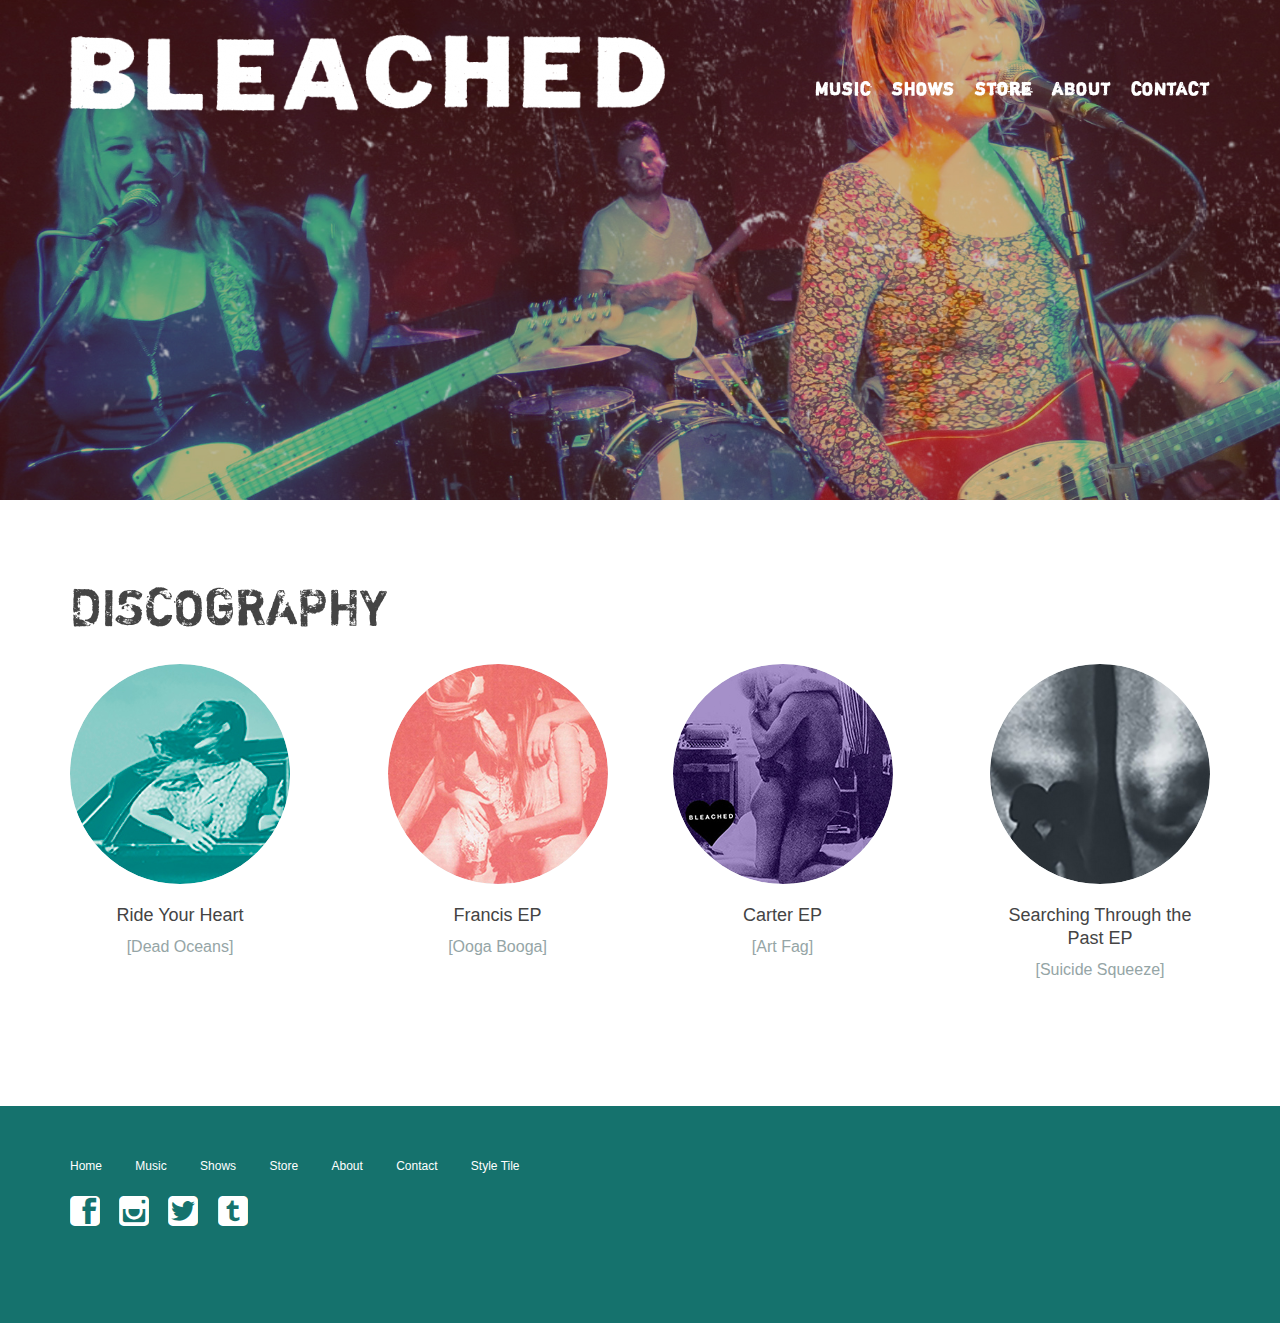
<file: bleached/music.html>
<!DOCTYPE html>
<html lang="en">
    <head>
        <meta charset="utf-8">
        <meta name="apple-mobile-web-app-capable" content="yes" />
        <meta name="viewport" content="width=device-width, initial-scale=1.0, maximum-scale=1.0, user-scalable=no" />
        <meta name="apple-mobile-web-app-status-bar-style" content="black" />
        <meta name="viewport" content="width=device-width, initial-scale=1.0">
        <meta name="viewport" content="width=device-width, initial-scale=1.0, maximum-scale=1.0, user-scalable=no" />
        <meta name="apple-mobile-web-app-status-bar-style" content="black" />
        <link rel="shortcut icon" href="startup/common-files/img/favicon.ico">
        
        <link rel="stylesheet" href="startup/flat-ui/bootstrap/css/bootstrap.css">
        <link rel="stylesheet" href="startup/common-files/css/icomoon.css">
        <link rel="stylesheet" href="startup/flat-ui/css/flat-ui.css">
        <!-- Using only with Flat-UI (free)-->
        <link rel="stylesheet" href="startup/common-files/css/icon-font.css">
        <!-- end -->
        <link rel="stylesheet" href="startup/common-files/css/animations.css">
        <link rel="stylesheet" href="static/css/style.css">
        
        <title>BLEACHED - MUSIC</title>
    </head>

    <body>
        <div class="page-wrapper">
            <header class="header-1">
                <div class="container">
                    <div class="row">
                        <nav class="navbar col-sm-12" role="navigation">
                            <div class="navbar-header">
                                <button type="button" class="navbar-toggle"></button>
                                <a class="brand" href="index.html"><img src="startup/common-files/img/header/bleachedlogo.png" alt=""></a>
                            </div>
                            <div class="collapse navbar-collapse">
                                <ul class="nav pull-right">
                                    <li><a href="music.html">MUSIC</a></li>
                                    <li><a href="http://www.songkick.com/artists/1011326" target="_blank">SHOWS</a></li>
                                    <li><a href="http://bleached.inktankmerch.com/" target="_blank">Store</a></li>
                                    <li><a href="about.html">ABOUT</a></li>
                                    <li><a href="contact.html">CONTACT</a></li>
                                </ul>
                                <!--<ul class="subnav">
                                    <li><a href="#">Privacy</a></li>
                                    <li><a href="#">Terms</a></li>
                                    <li><a href="#">Advertise</a></li>
                                    <li><a href="#">Affiliates</a></li>
                                    <li><a href="#">Newsletter</a></li>
                                    <li><a href="#">About</a></li>
                                    <li><a href="#">Contact Us</a></li>
                                </ul>-->
                            </div>
                        </nav>
                    </div>
                </div>
            </header>

            <section class="header-1-sub">
                <div id="pt-main" class="page-transitions pt-perspective">
                    <div class="pt-page pt-page-2">
                        <div class="background">&nbsp;</div>
                    </div>
                </div>
            </section>

            <section class="projects-3">
                <div class="container">
                    <h1>DISCOGRAPHY</h1>

                    <div class="projects">
                        <div class="project-wrapper">
                            <div class="project">
                                <div class="photo-wrapper">
                                    <a href="http://www.deadoceans.com/artist.php?name=bleached" target="_blank">
                                    <div class="photo"><img src="startup/common-files/img/cds/album4.jpg" alt=""></div>
                                    <div class="overlay"><span class="fui-heart"></span></div></a>
                                </div>
                                <div class="info">
                                    <div class="name">Ride Your Heart</div>
                                    [Dead Oceans]
                                </div>
                            </div>
                        </div>

                        <div class="project-wrapper">
                            <div class="project">
                                <div class="photo-wrapper">
                                    <a href="http://www.oogaboogastore.com/shop/music/detail/Bleached-FrancisEP.html" target="_blank"><div class="photo"><img src="startup/common-files/img/cds/album3.jpg" alt=""></div>
                                    <div class="overlay"><span class="fui-heart"></span></div></a>
                                </div>
                                <div class="info">
                                    <div class="name">Francis EP</div>
                                    [Ooga Booga]
                                </div>
                            </div>
                        </div>
                    
                        <div class="project-wrapper">
                            <div class="project">
                                <div class="photo-wrapper">
                                    <a href="http://artfagrecordings.blogspot.com/p/shop.html" target="_blank"><div class="photo"><img src="startup/common-files/img/cds/album2.jpg" alt=""></div>
                                    <div class="overlay"><span class="fui-heart"></span></div></a>
                                </div>
                                <div class="info">
                                    <div class="name">Carter EP</div>
                                    [Art Fag]
                                </div>
                            </div>
                        </div>

                         <div class="project-wrapper">
                            <div class="project">
                                <div class="photo-wrapper">
                                    <a href="http://suicidesqueeze.bandcamp.com/album/searching-through-the-past" target="_blank"><div class="photo"><img src="startup/common-files/img/cds/album1.jpg" alt=""></div>
                                    <div class="overlay"><span class="fui-heart"></span></div></a>
                                </div>
                                <div class="info">
                                    <div class="name">Searching Through the Past EP</div>
                                    [Suicide Squeeze]
                                </div>
                            </div>
                        </div>
                    </div>
                </div>
                <!--/.container-->
            </section>

            <footer class="footer-8">
                <div class="container">
                    <nav>
                        <ul class="pull-left">
                            <li class="active"><a href="index.html">Home</a></li>
                            <li><a href="music.html">Music</a></li>
                            <li><a href="http://www.songkick.com/artists/1011326" target="_blank">Shows</a></li>
                            <li><a href="http://bleached.inktankmerch.com/" target="_blank">Store</a></li>
                            <li><a href="about.html">About</a></li>
                            <li><a href="contact.html">Contact</a></li>
                            <li><a href="style_tile.html">Style Tile</a><li>
                        </ul>
                    </nav>
                    <div class="social-btns">
                        <a href="https://www.facebook.com/HelloBleached" target="_blank">
                            <div class="icon-facebook"></div>
                        </a>
                        <a href="http://instagram.com/helloBleached" target="_blank">
                            <div class="icon-instagram"></div>
                        </a>
                        <a href="https://twitter.com/HelloBleached" target="_blank">
                            <div class="icon-twitter"></div>
                        </a>
                        <a href="http://hellobleached.tumblr.com/" target="_blank">
                            <div class="icon-tumblr"></div>
                        </a>
                    </div>
                </div>
            </footer> 

          <!-- Placed at the end of the document so the pages load faster -->
            <script src="startup/common-files/js/jquery-1.10.2.min.js"></script>
            <script src="startup/common-files/js/jquery.bxslider.min.js"></script>
            <script src="startup/common-files/js/jquery.scrollTo-1.4.3.1-min.js"></script>
            <script src="startup/common-files/js/jquery.sharrre.min.js"></script>
            <script src="startup/flat-ui/js/bootstrap.min.js"></script>
            <script src="startup/common-files/js/masonry.pkgd.min.js"></script>
            <script src="startup/common-files/js/modernizr.custom.js"></script>
            <script src="startup/common-files/js/page-transitions.js"></script>
            <script src="startup/common-files/js/easing.min.js"></script>
            <script src="startup/common-files/js/jquery.svg.js"></script>
            <script src="startup/common-files/js/jquery.svganim.js"></script>
            <script src="startup/common-files/js/jquery.backgroundvideo.min.js"></script>
            <script src="startup/common-files/js/froogaloop.min.js"></script>
            <script src="startup/common-files/js/startup-kit.js"></script>
        </div>
    </body>
</html>
</file>
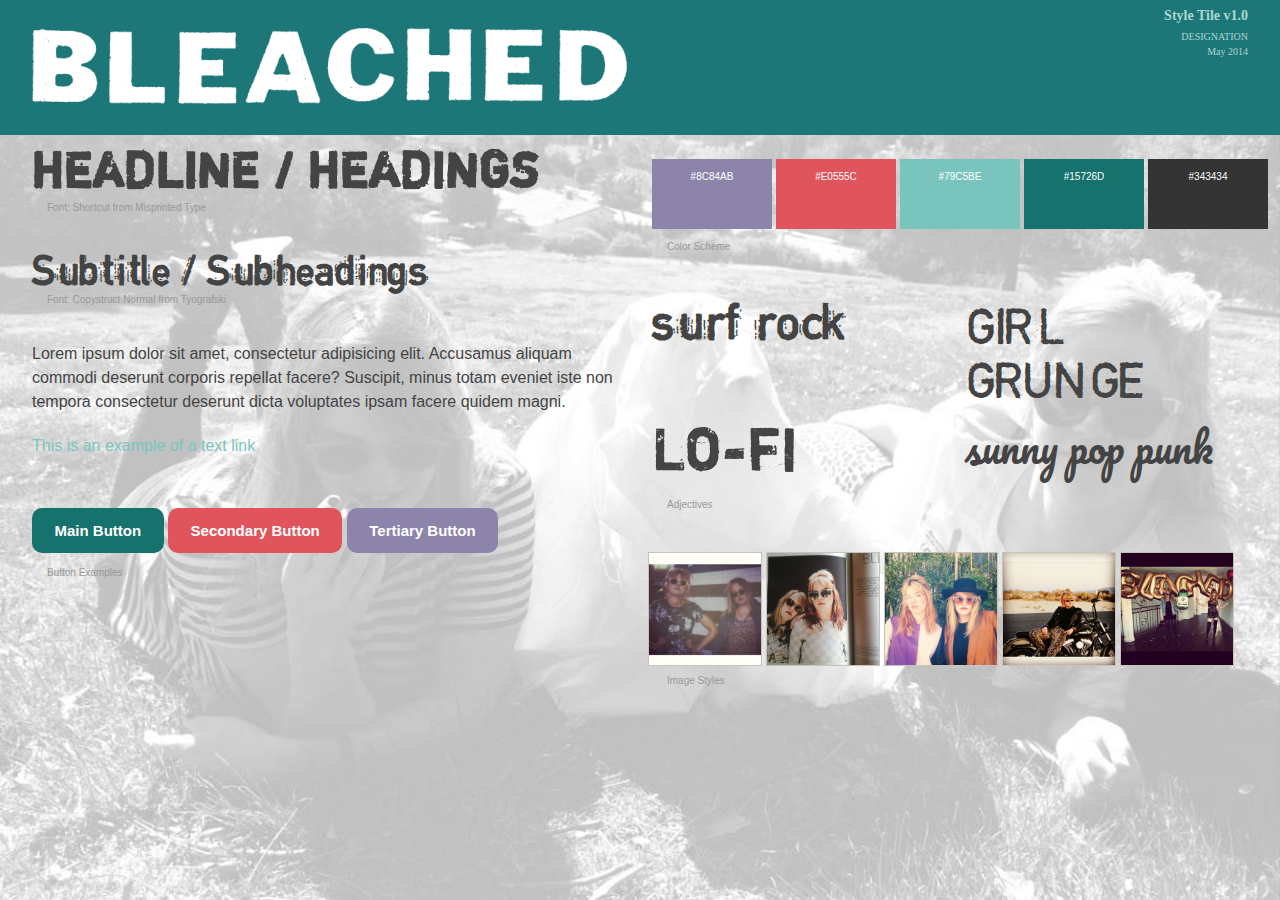
<file: bleached/style_tile.html>
<!DOCTYPE html>
<html>
<head>
	<meta charset="utf-8">
    <meta http-equiv="X-UA-Compatible" content="IE=edge,chrome=1">

	<title>BLEACHED - Style Tile</title>

	<meta name="viewport" content="width=device-width">

	<link rel="shortcut icon" href="favicon-1.png">
	<link rel="stylesheet" href="style.css" />
</head>
<body id="background">

	<header class="masthead" role="banner">
		<div class="wrap">
			<div class="logo">
				<a href="index.html"><img src="./img/logo.png" alt="bleached logo" /></a>
			</div><!-- /.logo -->
			<div class="doc-info">
				<h1>Style Tile v1.0</h1>
				<h2>DESIGNATION</h2>
				<h2>May 2014</h2>
			</div>
		</div>
	</header>

	<div class="wrap">
		<div class="content" role="main">
			<div class="stack">
				<div class="sympl half m-full">
					<section class="ws-item ws-typography">
						<h1 class="headline">HEADLINE / HEADINGS</h1>
						<p class="caption">Font: Shortcut from Misprinted Type</p>
						<h2 class="subtitle">Subtitle / Subheadings</h2>
						<p class="caption">Font: Copystruct Normal from Tyografski</p>
						<p class="text">Lorem ipsum dolor sit amet, consectetur adipisicing elit. Accusamus aliquam commodi deserunt corporis repellat facere? Suscipit, minus totam eveniet iste non tempora consectetur deserunt dicta voluptates ipsam facere quidem magni.</p>

						<p class="link"><a href="style_tile.html">This is an example of a text link</a></p>
					</section>

					<section class="ws-item ws-buttons">
						<button class="button btn-primary">Main Button</button>
						<button class="button btn-secondary">Secondary Button</button>
						<button class="button btn-tertiary">Tertiary Button</button>
						<p class="caption">Button Examples</a>
					</section><!-- /.ws-buttons -->
				</div>

				<div class="sympl half m-full">
					<section class="ws-item ws-colors">
						<div class="stack stack-clean">
							<div class="sympl onesixth s-half">
								<div class="color-1">#8C84AB</div>
							</div>
							<div class="sympl onesixth s-half">
								<div class="color-2">#E0555C</div>
							</div>
							<div class="sympl onesixth s-half">
								<div class="color-3">#79C5BE</div>
							</div>
							<div class="sympl onesixth s-half">
								<div class="color-4">#15726D</div>
							</div>
							<div class="sympl onesixth s-half">
								<div class="color-5">#343434</div>
							</div>
						</div>
						<p class="caption colors">Color Scheme</a>
					</section><!-- /.ws-colors -->

					<section class="ws-item ws-adjectives">
						<!-- ## Describe the project here -->
						<div class="stack">
							<div id="surf" class="sympl half s-half">
								surf rock
							</div>
							<div id="grunge" class="sympl half s-half">
								Girl Grunge
							</div>
							<div id="lo-fi" class="sympl half s-half">
								Lo-fi
							</div>
							<div id="pop-punk" class="sympl half s-half">
								sunny pop punk
							</div>
						</div>
						<p class="caption">Adjectives</p>
					</section><!-- /.ws-adjectives -->
					<section id ="gallery" class="ws-item ws-images">
						<!-- ## Describe the project here -->
						<div class="stack">
							<div class="table">
								<img src="./img/img1.jpg" />
								<img src="./img/img2.jpg" />
								<img src="./img/img3.jpg" />
								<img src="./img/img4.jpg" />
								<img src="./img/img5.jpg" />
							</div>
						</div>
						<p class="caption">Image Styles</p>
					</section><!-- /.ws-images -->
				</div>
			</div>
		</div>
	</div>
	<!--<footer class="colophon" role="contentinfo">-->
			<!-- ## REMEMBER TO CHANGE THIS! -->
			<!--<p>Project Name v0.8<br> -->
			<!-- ## You may remove the line below, but I'd love it if you keep it! -->
			<!-- <a href="http://webstiles.namanyayg.com">Webstiles</a> concept by <a href="http://namanyayg.com/">Namanyay Goel</a></p>
	</footer>--><!-- FOOTER -->
</body>
</html>
</file>
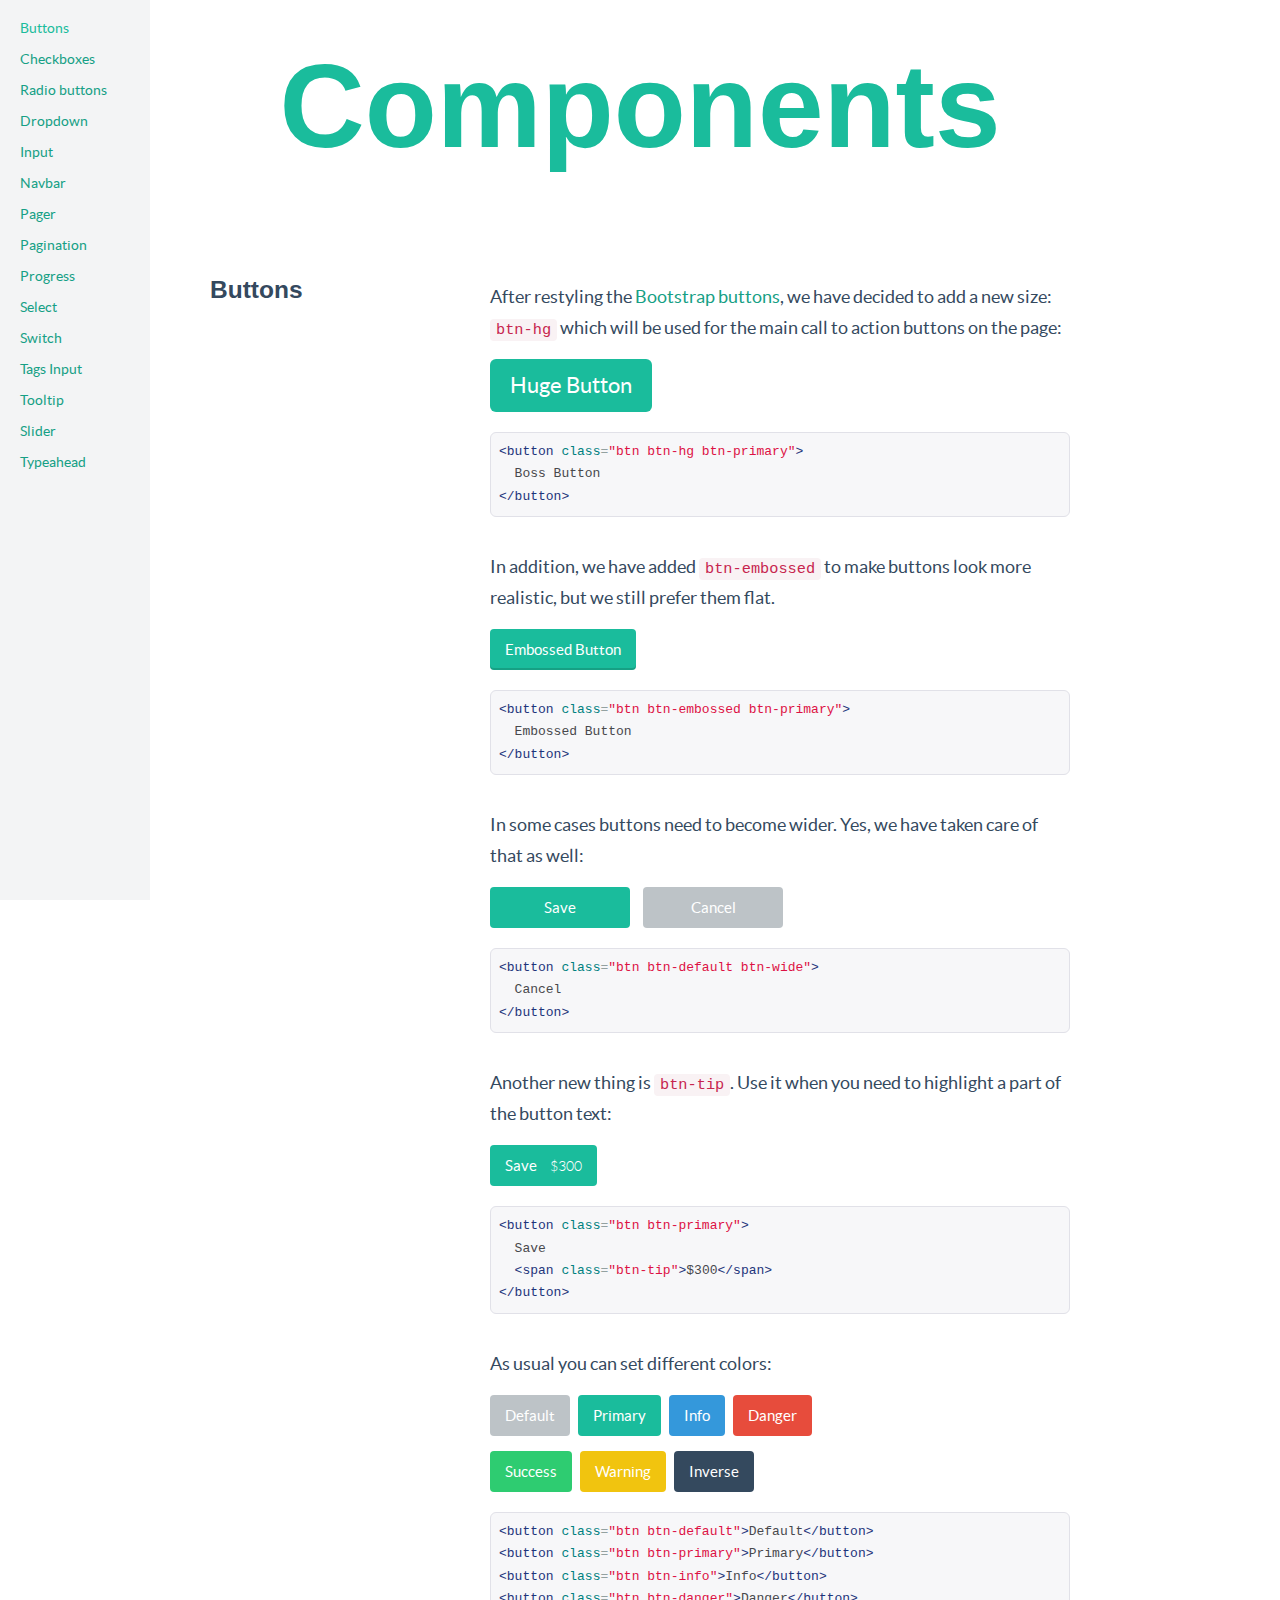
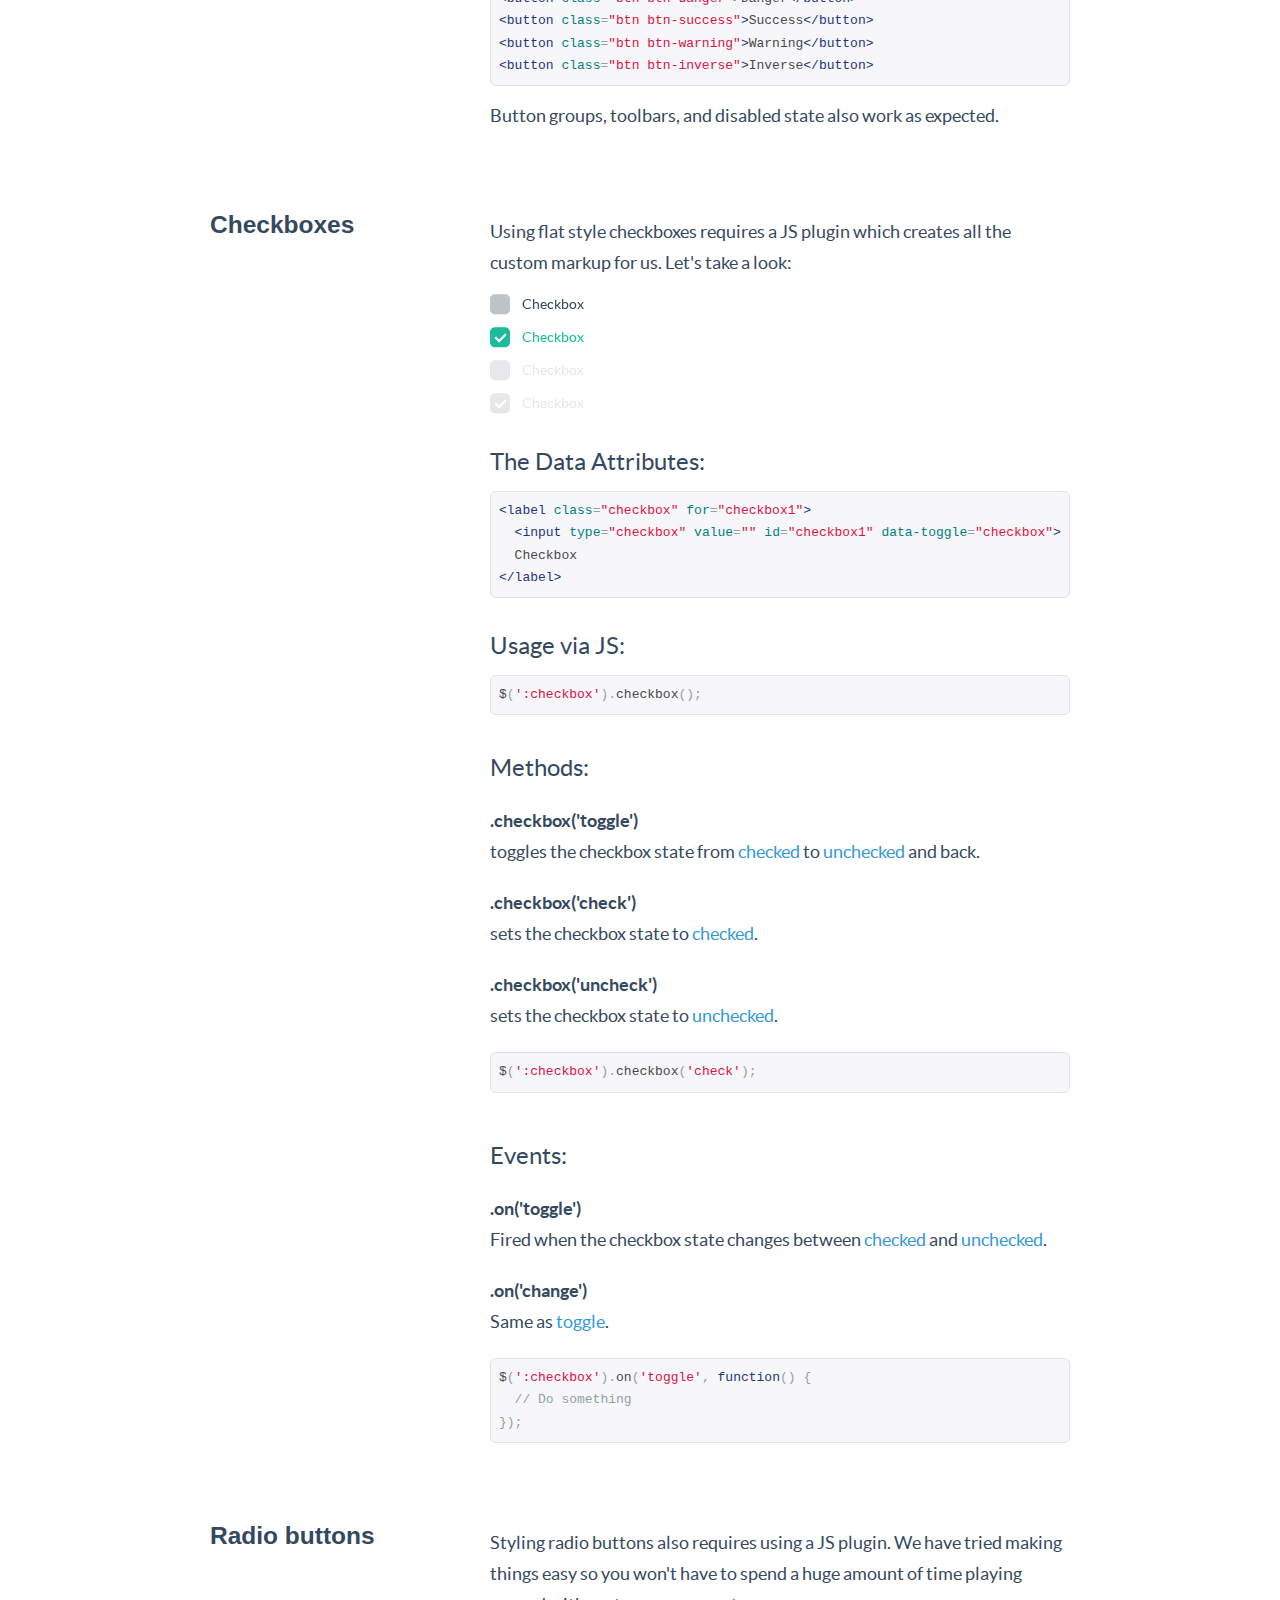
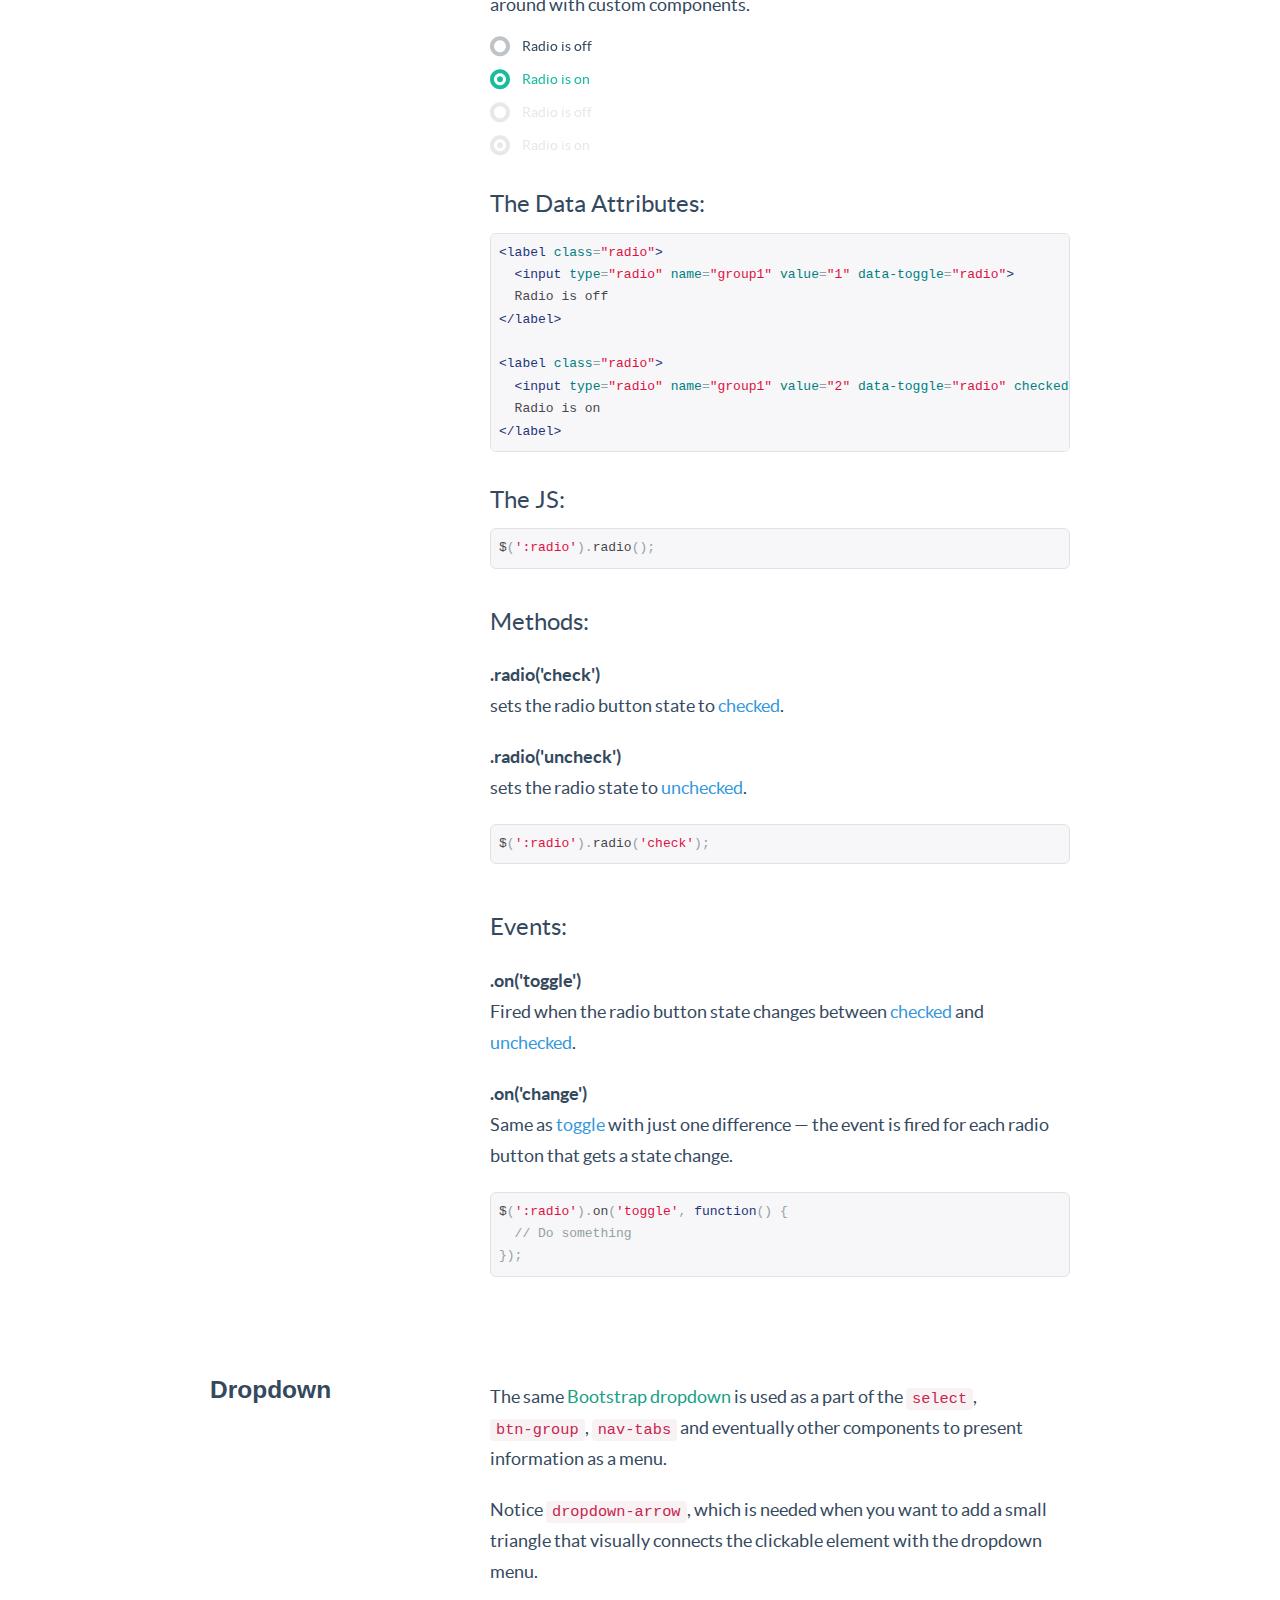
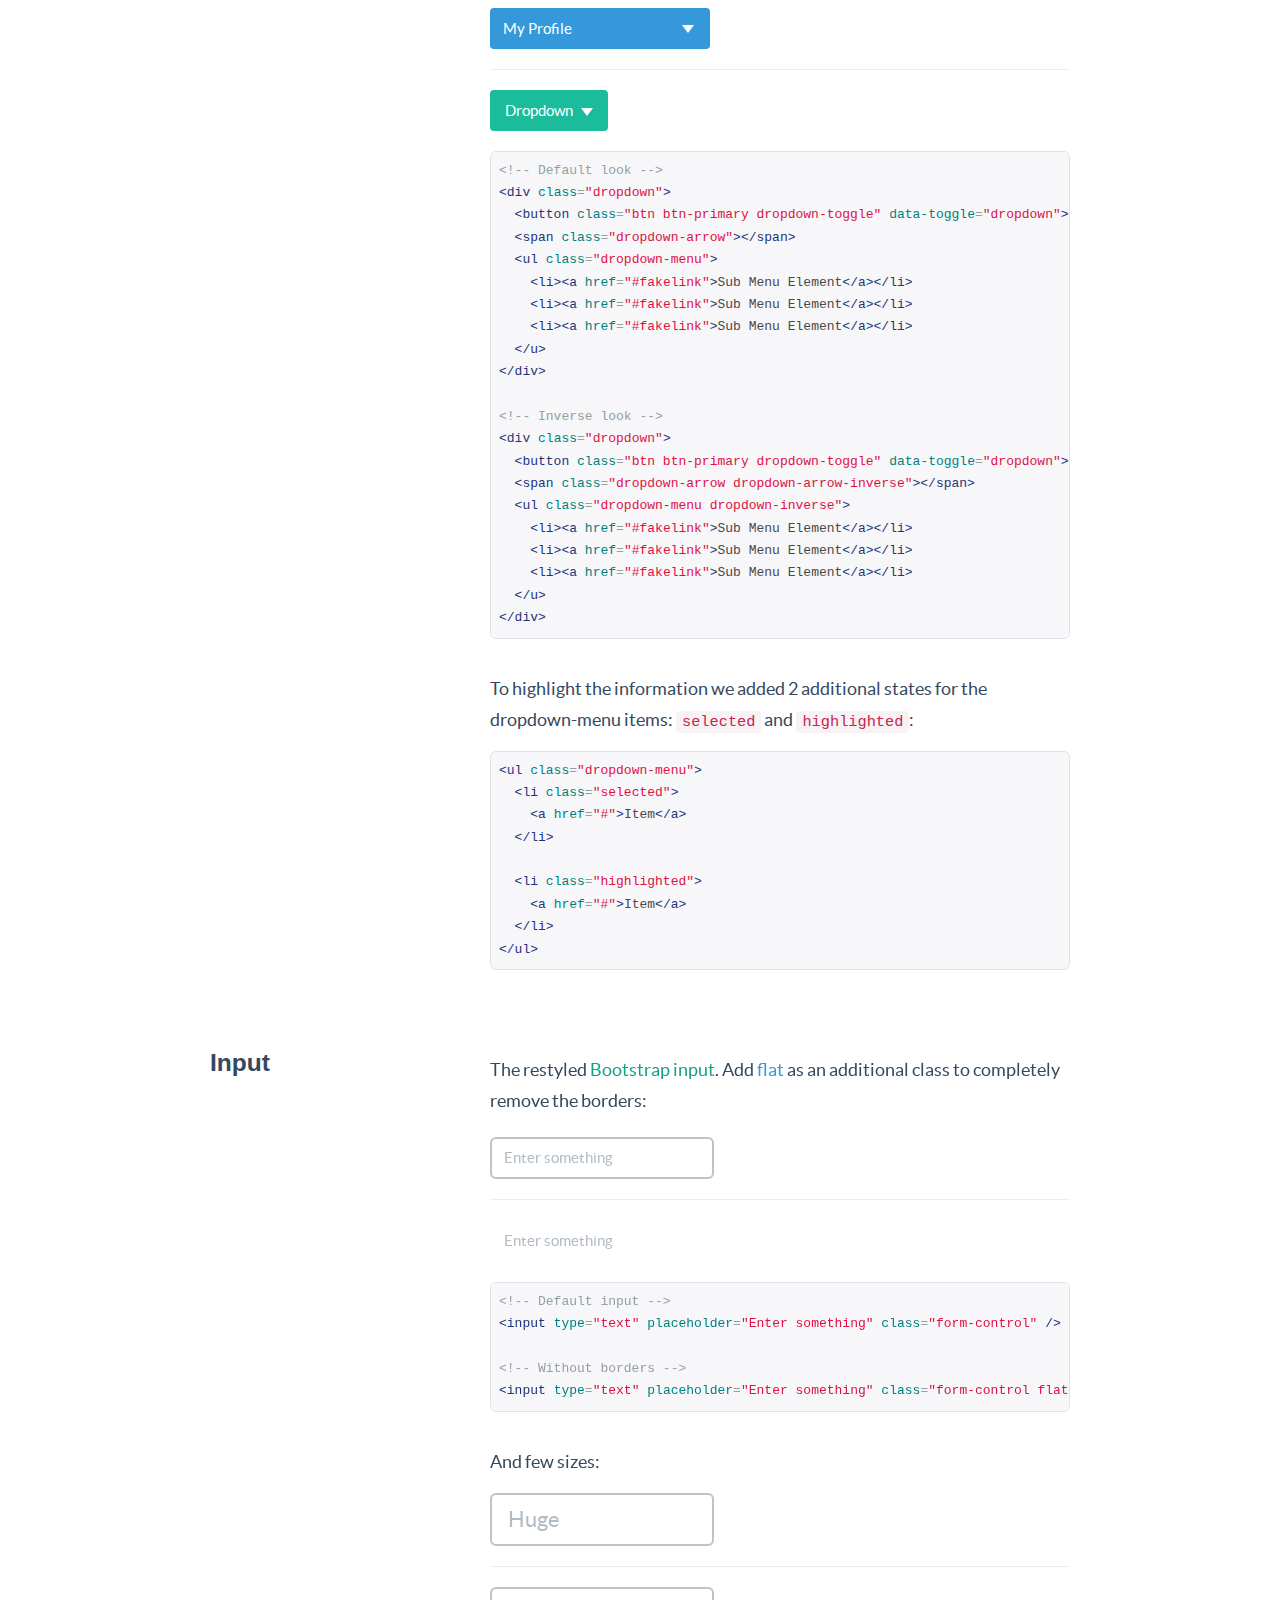
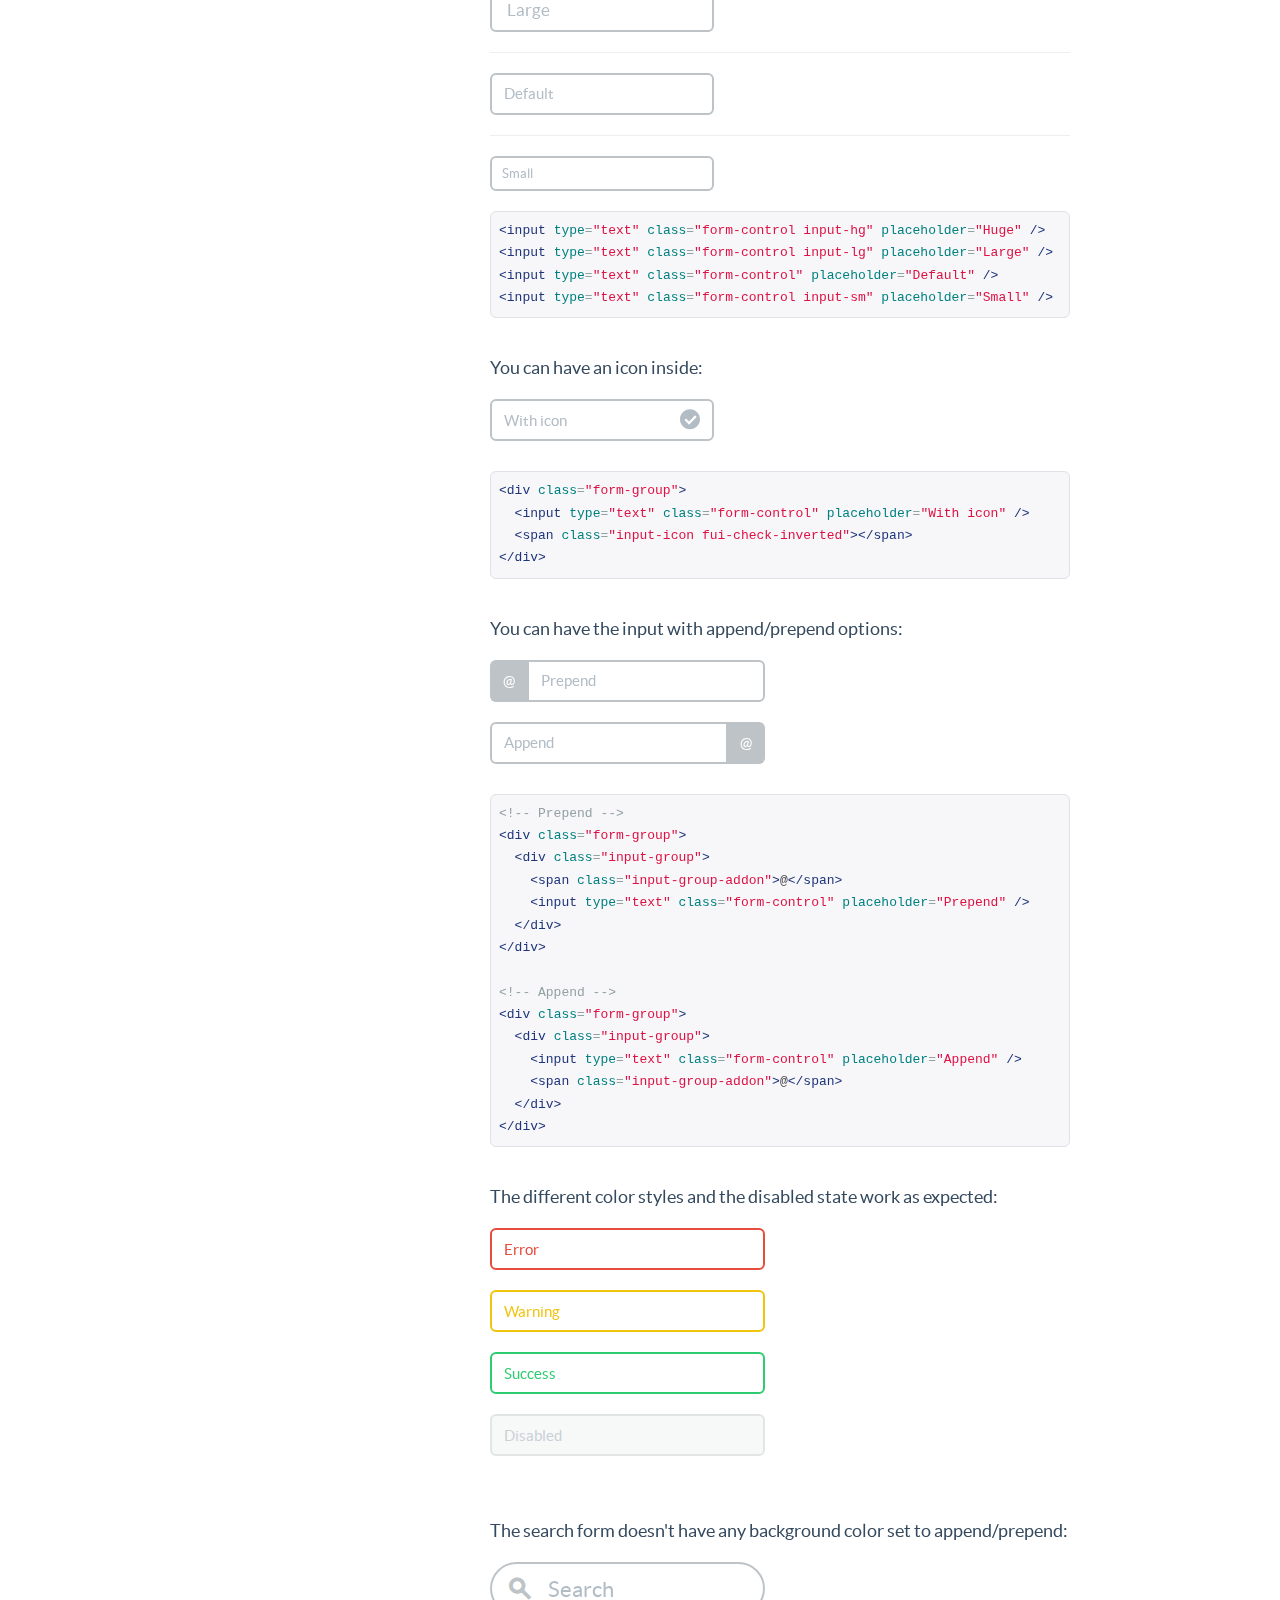
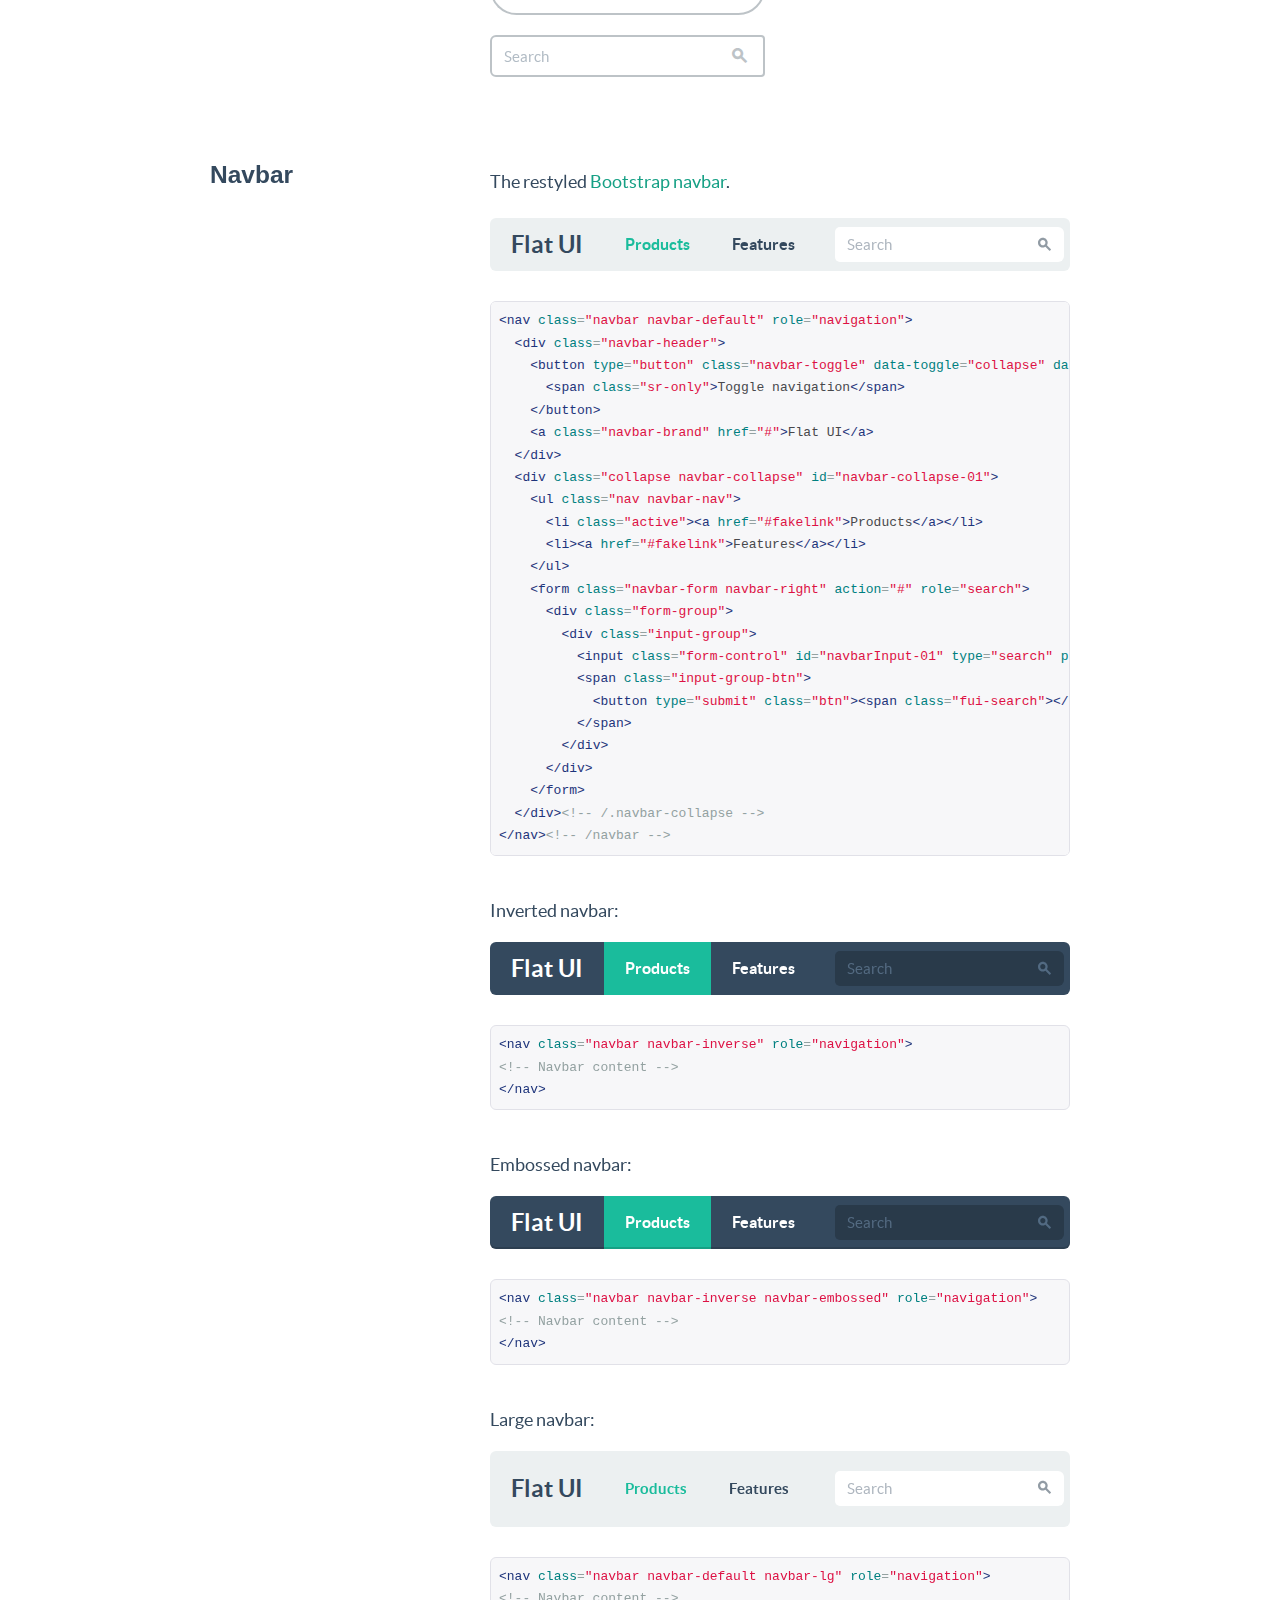
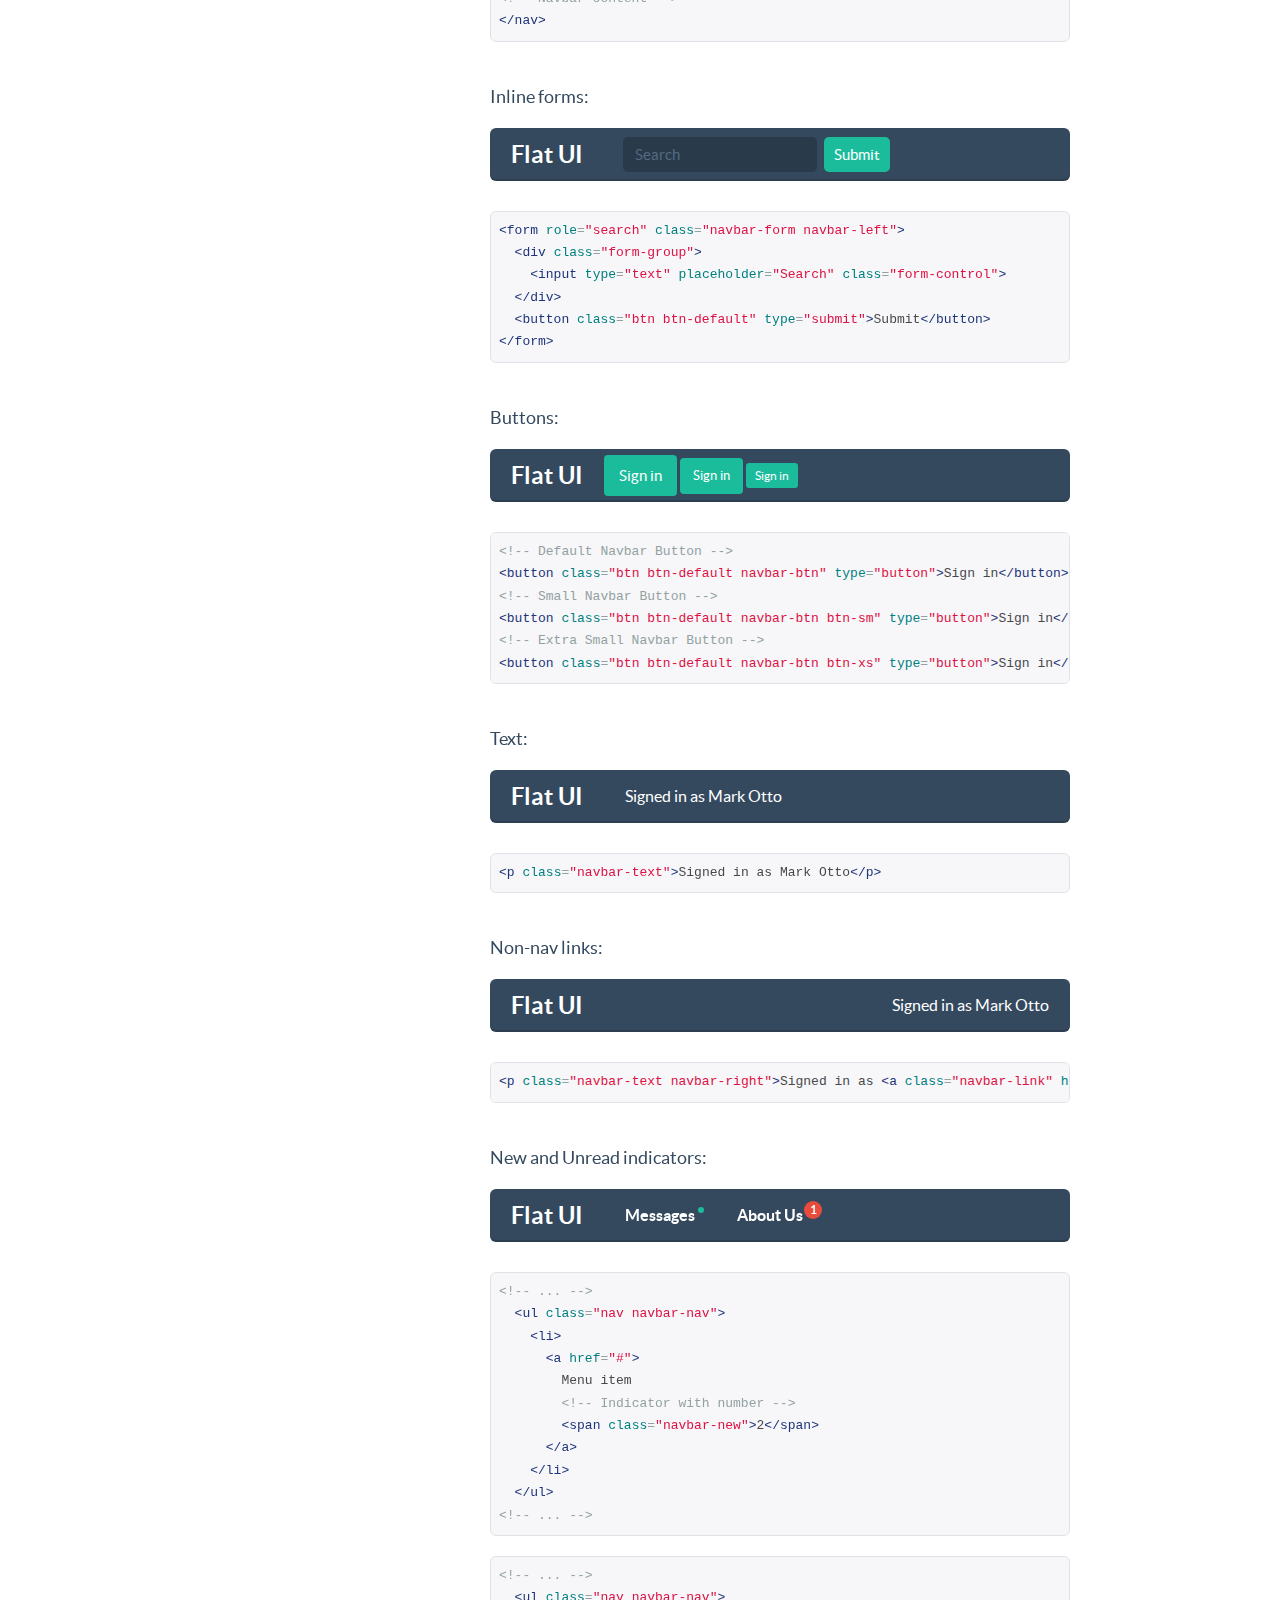
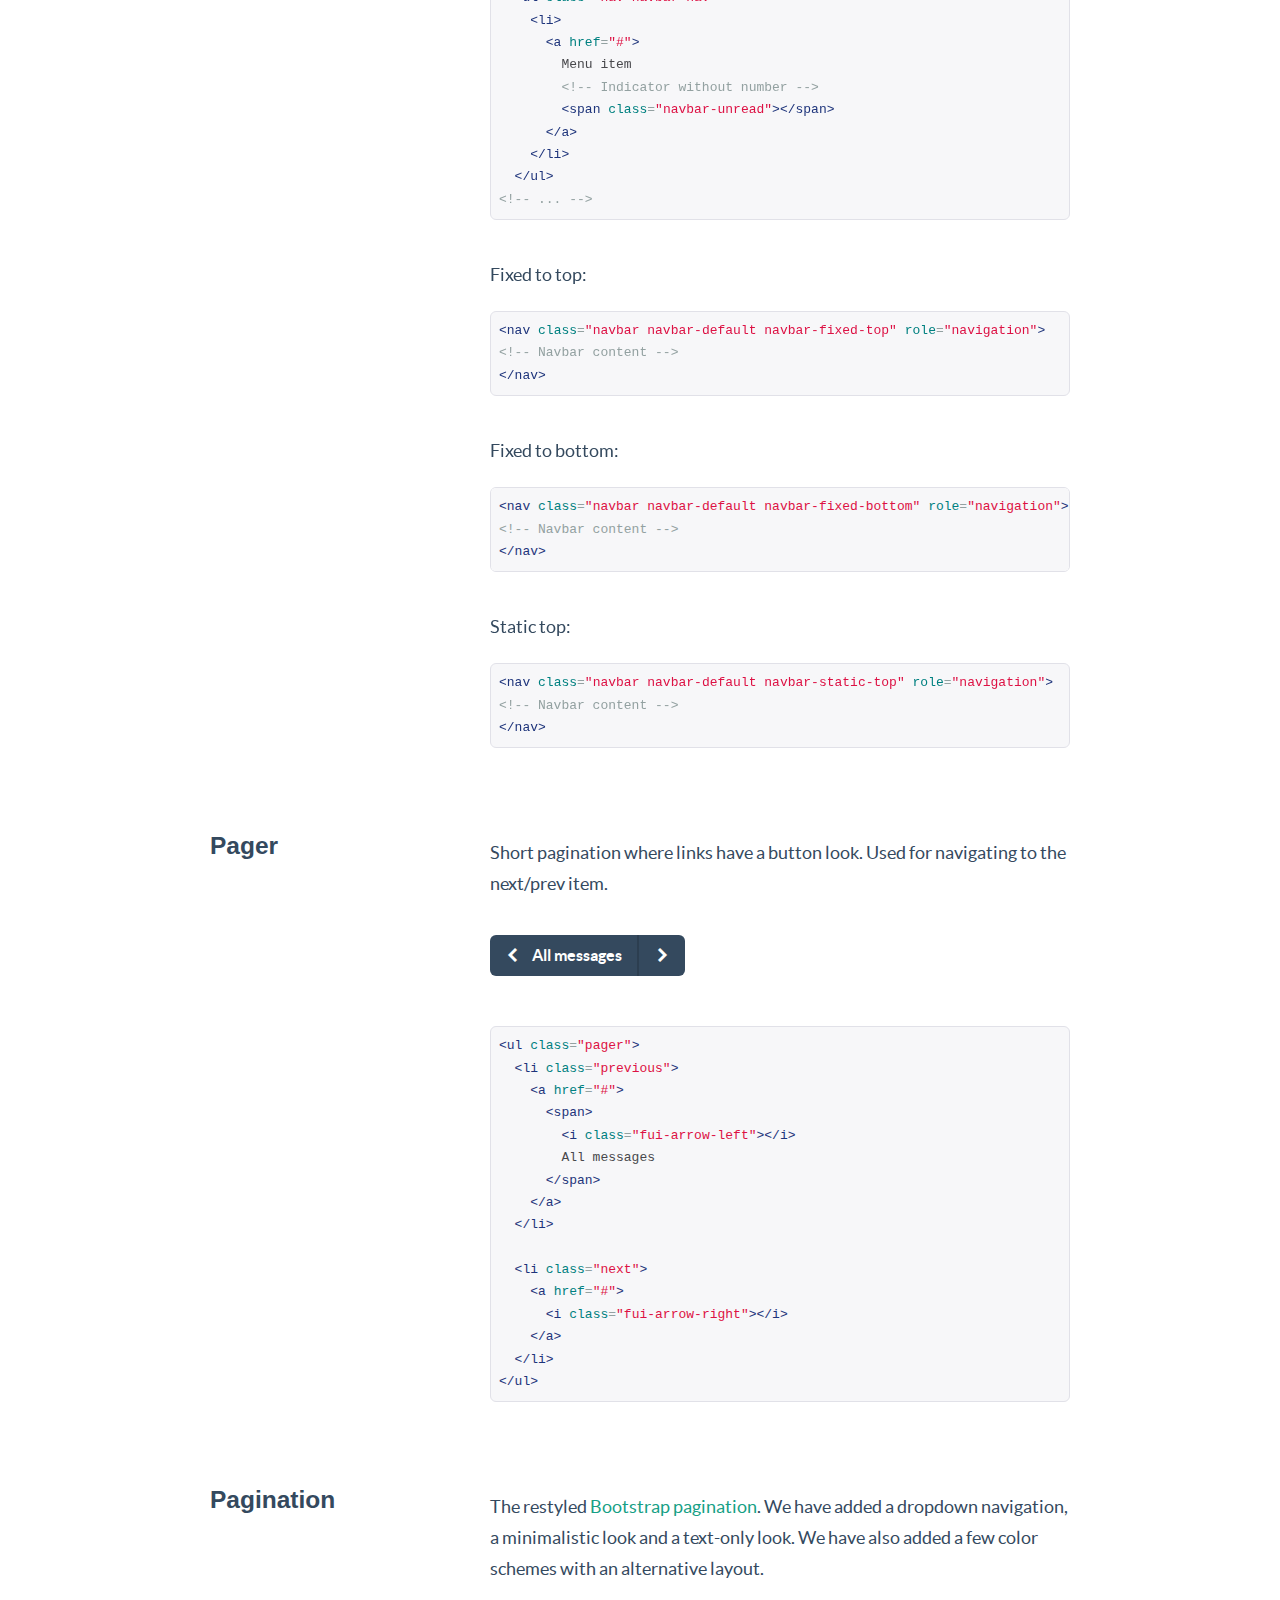
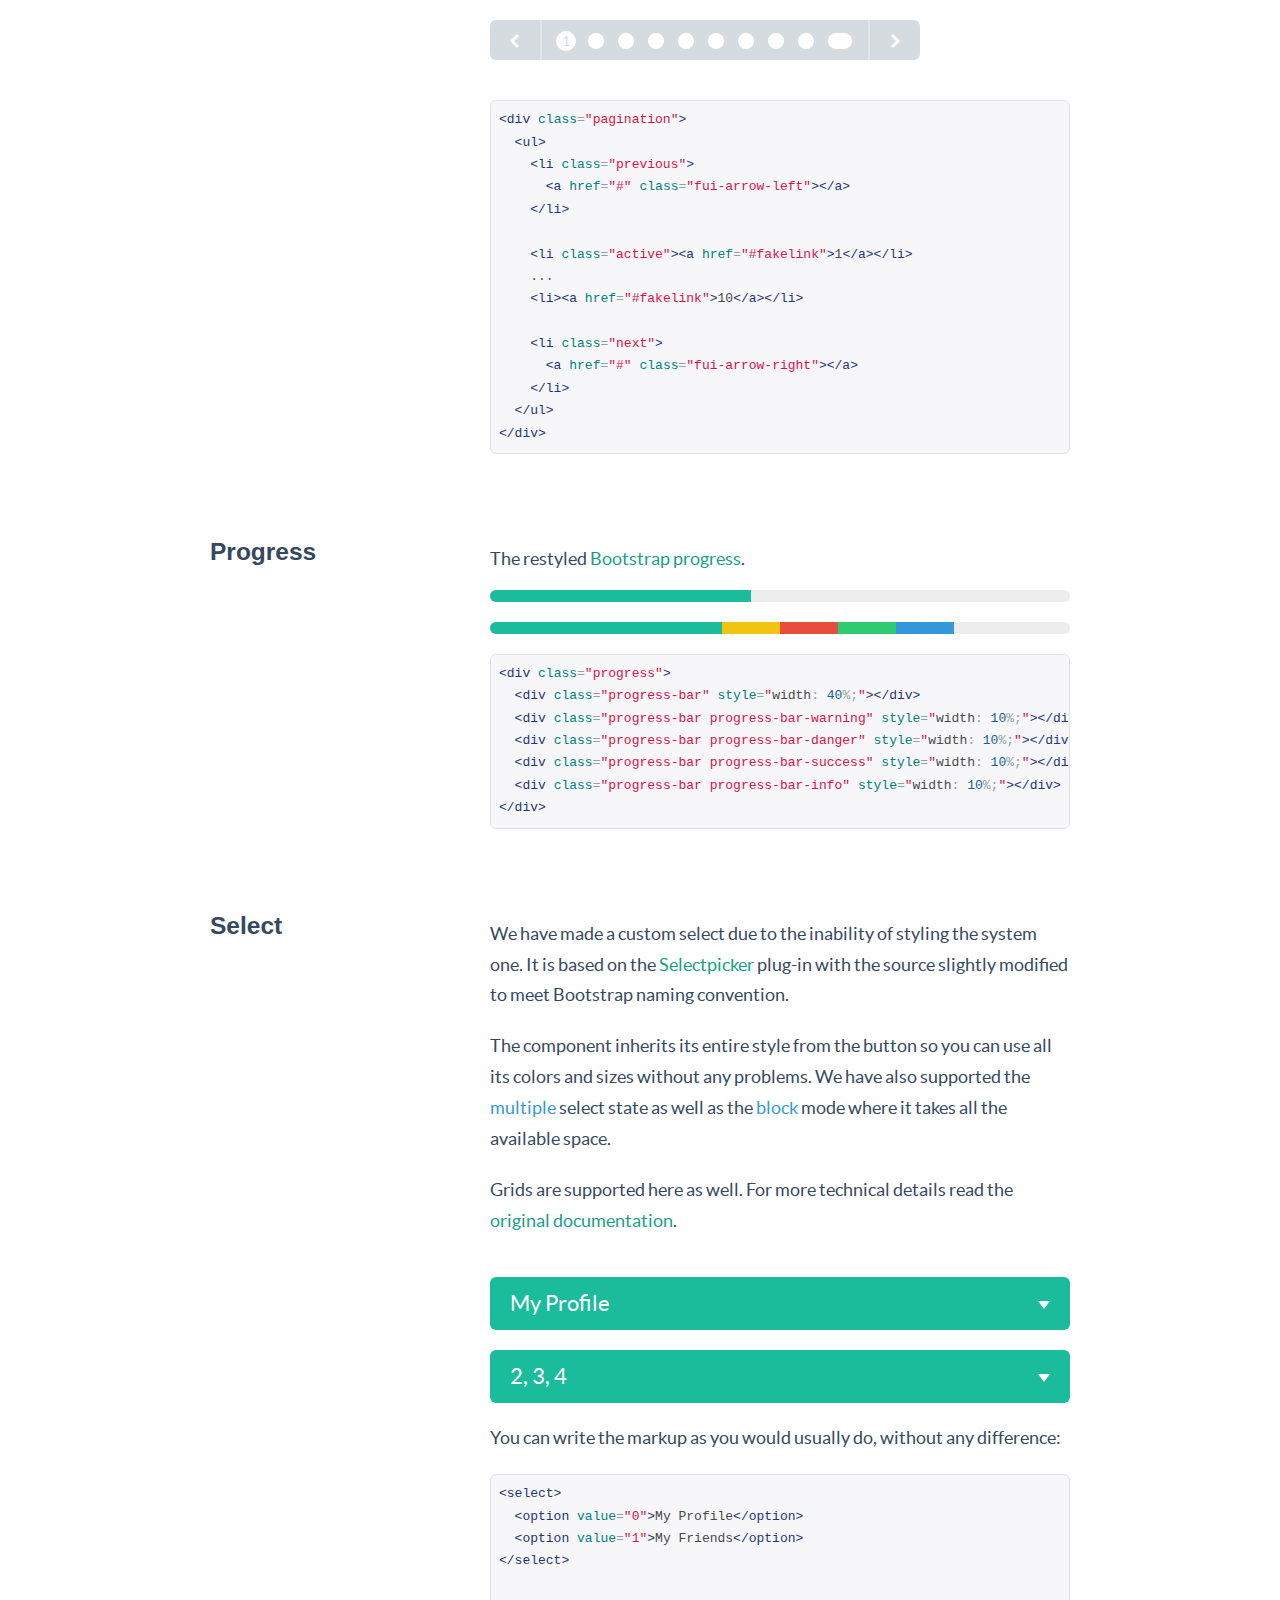
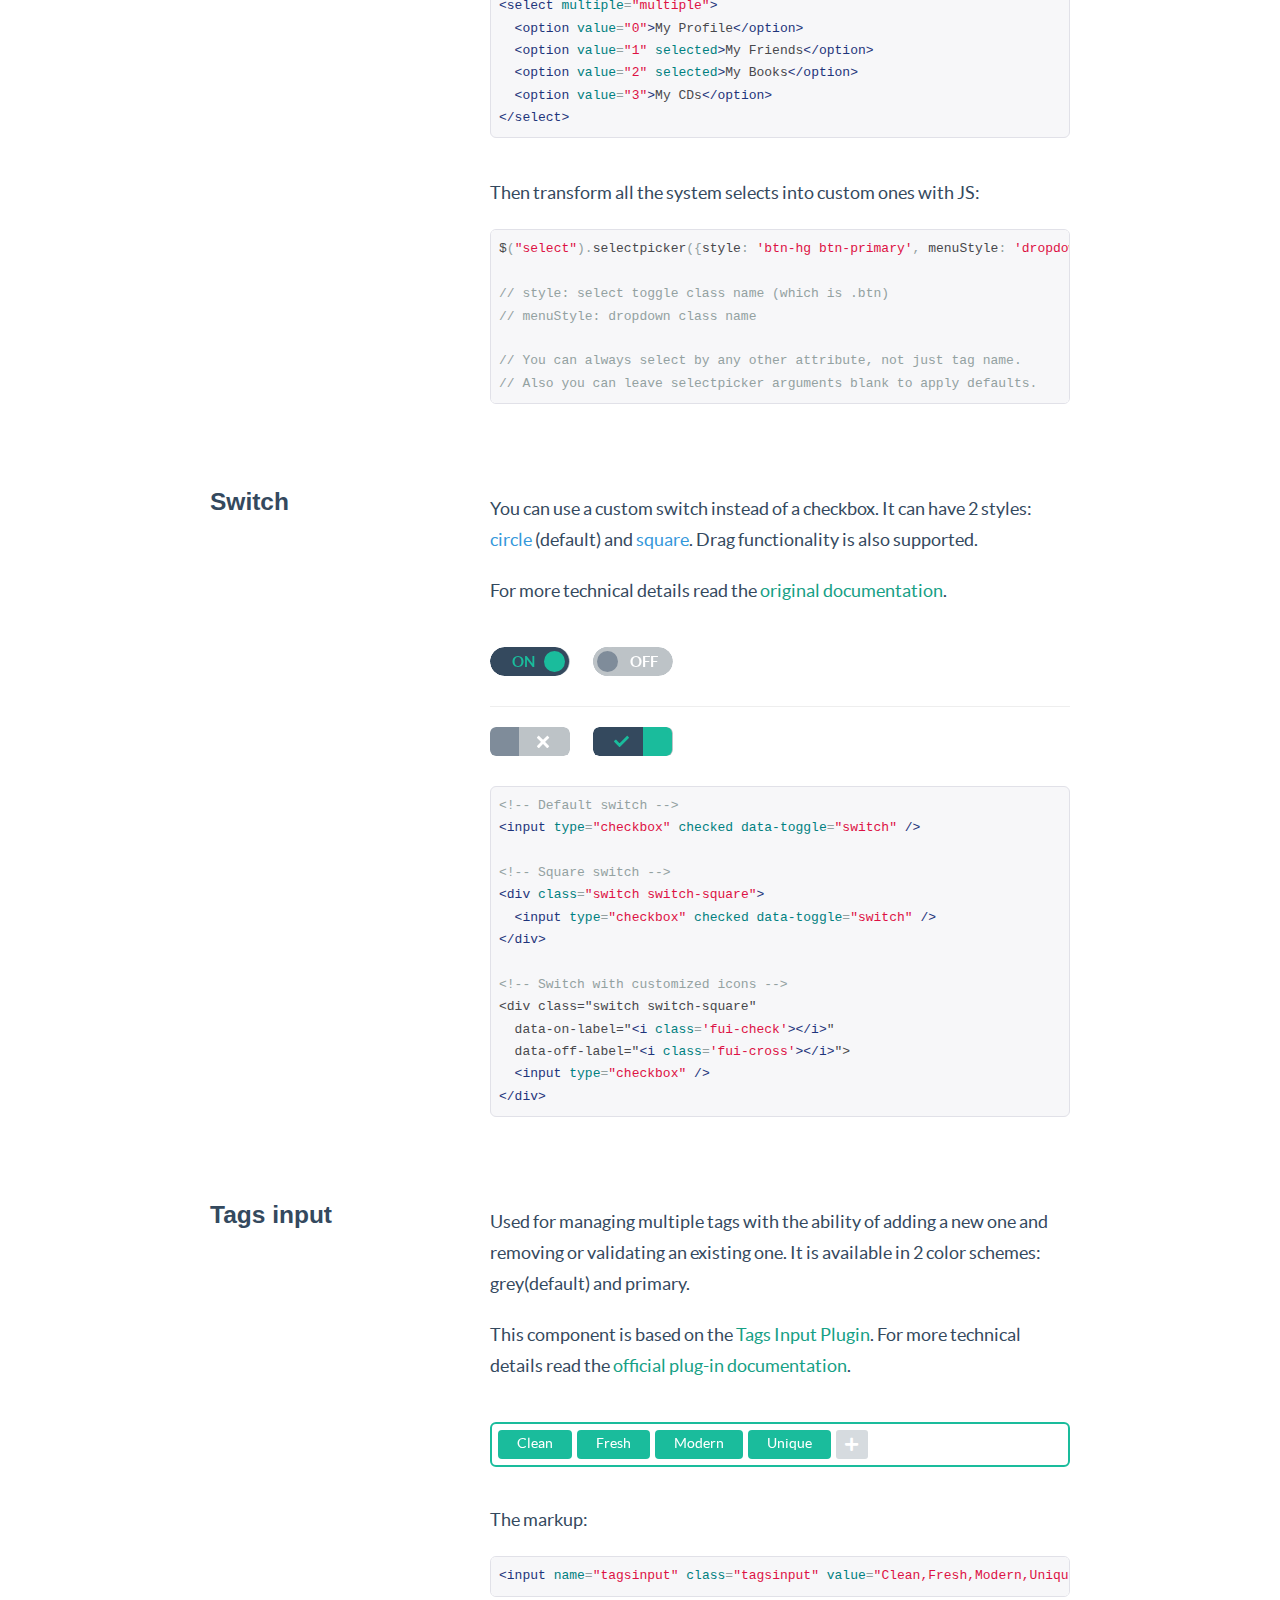
<file: bleached/startup/flat-ui/components.html>
<!DOCTYPE html>
<html lang="en">
  <head>
    <meta charset="utf-8">
    <title>Components &middot; Flat UI Free</title>
    <meta name="viewport" content="width=device-width, initial-scale=1.0">

    <!-- Loading Bootstrap -->
    <link href="bootstrap/css/bootstrap.css" rel="stylesheet">
    <link href="bootstrap/css/prettify.css" rel="stylesheet">

    <!-- Loading Flat UI -->
    <link href="css/flat-ui.css" rel="stylesheet">
    <link href="css/docs.css" rel="stylesheet">

    <link rel="shortcut icon" href="images/favicon.ico">

    <!-- HTML5 shim, for IE6-8 support of HTML5 elements. All other JS at the end of file. -->
    <!--[if lt IE 9]>
      <script src="js/html5shiv.js"></script>
      <script src="js/respond.min.js"></script>
    <![endif]-->
  </head>
  <body>
    <ul class="demo-sidebar hide-on-tablets">
      <li><a href="#fui-button">Buttons</a></li>
      <li><a href="#fui-checkbox">Checkboxes</a></li>
      <li><a href="#fui-radio">Radio buttons</a></li>
      <li><a href="#fui-dropdown">Dropdown</a></li>
      <li><a href="#fui-input">Input</a></li>
      <li><a href="#fui-navbar">Navbar</a></li>
      <li><a href="#fui-pager">Pager</a></li>
      <li><a href="#fui-pagination">Pagination</a></li>
      <li><a href="#fui-progress">Progress</a></li>
      <li><a href="#fui-select">Select</a></li>
      <li><a href="#fui-switch">Switch</a></li>
      <li><a href="#fui-tagsinput">Tags Input</a></li>
      <li><a href="#fui-tooltip">Tooltip</a></li>
      <li><a href="#fui-slider">Slider</a></li>
      <li><a href="#fui-typeahead">Typeahead</a></li>
    </ul> <!-- /nav -->

		<h1 class="demo-headline">Components</h1>		
    <div class="container">    	
    	<div id="fui-button" class="pbl"></div>
    	
      <div class="demo-row">
        <div class="demo-title">
          <h3>Buttons</h3>
        </div>

        <div class="demo-content">
          <p>
            After restyling the <a href="http://getbootstrap.com/css/#buttons">Bootstrap buttons</a>, we have decided to add a new size: <code>btn-hg</code> which will be used for the main call to action buttons on the page:
          </p>
          <p class="mbl">
            <button class="btn btn-hg btn-primary">Huge Button</button>
          </p>
<pre class="prettyprint">
&lt;button class="btn btn-hg btn-primary"&gt;
  Boss Button
&lt;/button&gt;
</pre>

          <p class="ptl">
            In addition, we have added <code>btn-embossed</code> to make buttons look more realistic, but we still prefer them flat.
          </p>
          <p class="mbl">
            <button class="btn btn-embossed btn-primary">Embossed Button</button>
          </p>
<pre class="prettyprint">
&lt;button class="btn btn-embossed btn-primary"&gt;
  Embossed Button
&lt;/button&gt;
</pre>

          <p class="ptl">
            In some cases buttons need to become wider. Yes, we have taken care of that as well:
          </p>
          <p class="mbl">
            <button class="btn btn-wide btn-primary mrm">Save</button>
            <button class="btn btn-wide btn-default">Cancel</button>
          </p>
<pre class="prettyprint">
&lt;button class="btn btn-default btn-wide"&gt;
  Cancel
&lt;/button&gt;
</pre>

          <p class="ptl">
            Another new thing is <code>btn-tip</code>. Use it when you need to highlight a part of the button text:
          </p>
          <p class="mbl">
            <button class="btn btn-primary">
              Save
              <span class="btn-tip">$300</span>
            </button>
          </p>
<pre class="prettyprint">
&lt;button class="btn btn-primary"&gt;
  Save
  &lt;span class="btn-tip"&gt;$300&lt;/span&gt;
&lt;/button&gt;
</pre>

          <p class="ptl">
            As usual you can set different colors:
          </p>
          <p>
	          <button class="btn btn-default mrs">Default</button>
            <button class="btn btn-primary mrs">Primary</button>
            <button class="btn btn-info mrs">Info</button>
            <button class="btn btn-danger mrs">Danger</button>
          </p>
          <p class="mbl">            
            <button class="btn btn-success mrs">Success</button>
            <button class="btn btn-warning mrs">Warning</button>
            <button class="btn btn-inverse mrs">Inverse</button>
          </p>
<pre class="prettyprint">
&lt;button class="btn btn-default"&gt;Default&lt;/button&gt;
&lt;button class="btn btn-primary"&gt;Primary&lt;/button&gt;
&lt;button class="btn btn-info"&gt;Info&lt;/button&gt;
&lt;button class="btn btn-danger"&gt;Danger&lt;/button&gt;
&lt;button class="btn btn-success"&gt;Success&lt;/button&gt;
&lt;button class="btn btn-warning"&gt;Warning&lt;/button&gt;
&lt;button class="btn btn-inverse"&gt;Inverse&lt;/button&gt;
</pre>

          <p>
            Button groups, toolbars, and disabled state also work as expected.
          </p>
        </div>        
      </div><!-- /.demo-row -->
      
			<div id="fui-checkbox" class="pbl"></div>
			
      <div class="demo-row">      	
        <div class="demo-title">
          <h3>Checkboxes</h3>
        </div>

        <div class="demo-content">
          <p>
            Using flat style checkboxes requires a JS plugin which creates all the custom markup for us. Let's take a look:
          </p>
          <label class="checkbox" for="checkbox1">
            <input type="checkbox" value="" id="checkbox1" data-toggle="checkbox">
            Checkbox
          </label>
          <label class="checkbox" for="checkbox2">
            <input type="checkbox" value="" id="checkbox2" checked="checked" data-toggle="checkbox">
            Checkbox
          </label>
          <label class="checkbox" for="checkbox3">
            <input type="checkbox" value="" id="checkbox3" data-toggle="checkbox" disabled="">
            Checkbox
          </label>
          <label class="checkbox" for="checkbox4">
            <input type="checkbox" value="" id="checkbox4" checked="checked" data-toggle="checkbox" disabled="">
            Checkbox
          </label>

          <h6 class="ptl">The Data Attributes:</h6>
<pre class="prettyprint">
&lt;label class="checkbox" for="checkbox1"&gt;
  &lt;input type="checkbox" value="" id="checkbox1" data-toggle="checkbox"&gt;
  Checkbox
&lt;/label&gt;
</pre>

          <h6 class="ptl">Usage via JS:</h6>
<pre class="prettyprint">
$(':checkbox').checkbox();
</pre>

          <div class="pvm">
            <h6>Methods:</h6>
          </div>
          <p class="mbl">
            <strong>.checkbox('toggle')</strong>
            <br/>
            toggles the checkbox state from <span class="text-info">checked</span>
            to <span class="text-info">unchecked</span> and back.
          </p>
          <p class="mbl">
            <strong>.checkbox('check')</strong>
            <br/>
            sets the checkbox state to <span class="text-info">checked</span>.
          </p>
          <p class="mbl">
            <strong>.checkbox('uncheck')</strong>
            <br/>
            sets the checkbox state to <span class="text-info">unchecked</span>.
          </p>
<pre class="prettyprint">
$(':checkbox').checkbox('check');
</pre>

          <div class="pbm ptl">
            <h6>Events:</h6>
          </div>
          <p class="mbl">
            <strong>.on('toggle')</strong>
            <br/>
            Fired when the checkbox state changes between
            <span class="text-info">checked</span> and
            <span class="text-info">unchecked</span>.
          </p>
          <p class="mbl">
            <strong>.on('change')</strong>
            <br/>
            Same as <span class="text-info">toggle</span>.
          </p>
<pre class="prettyprint">
$(':checkbox').on('toggle', function() {
  // Do something
});
</pre>          
          
        </div> <!-- /.demo-content -->
      </div> <!-- /.demo-row -->
      
      <div id="fui-radio" class="pbl"></div>

      <div class="demo-row">
        <div class="demo-title">
          <h3>Radio buttons</h3>
        </div>

        <div class="demo-content">
          <p>
            Styling radio buttons also requires using a JS plugin. We have tried making things easy so you won't have to spend a huge amount of time playing around with custom&nbsp;components.
          </p>
          <label class="radio">
            <input type="radio" name="group1" value="1" data-toggle="radio">
            Radio is off
          </label>
          <label class="radio">
            <input type="radio" name="group1" value="2" data-toggle="radio" checked>
            Radio is on
          </label>
          <label class="radio">
            <input type="radio" name="group2" value="1" data-toggle="radio" disabled>
            Radio is off
          </label>
          <label class="radio">
            <input type="radio" name="group2" value="2" data-toggle="radio" disabled checked>
            Radio is on
          </label>

          <h6 class="ptl">The Data Attributes:</h6>
<pre class="prettyprint">
&lt;label class="radio"&gt;
  &lt;input type="radio" name="group1" value="1" data-toggle="radio"&gt;
  Radio is off
&lt;/label&gt;

&lt;label class="radio"&gt;
  &lt;input type="radio" name="group1" value="2" data-toggle="radio" checked&gt;
  Radio is on
&lt;/label&gt;
</pre>

          <h6 class="ptl">The JS:</h6>
<pre class="prettyprint">
$(':radio').radio();
</pre>

          <div class="pvm">
            <h6>Methods:</h6>
          </div>
          <p class="mbl">
            <strong>.radio('check')</strong>
            <br/>
            sets the radio button state to <span class="text-info">checked</span>.
          </p>
          <p class="mbl">
            <strong>.radio('uncheck')</strong>
            <br/>
            sets the radio state to <span class="text-info">unchecked</span>.
          </p>
<pre class="prettyprint">
$(':radio').radio('check');
</pre>

          <div class="pbm ptl">
            <h6>Events:</h6>
          </div>
          <p class="mbl">
            <strong>.on('toggle')</strong>
            <br/>
            Fired when the radio button state changes between
            <span class="text-info">checked</span> and
            <span class="text-info">unchecked</span>.
          </p>
          <p class="mbl">
            <strong>.on('change')</strong>
            <br/>
            Same as <span class="text-info">toggle</span> with just one difference &mdash; the event is fired for each radio button that gets a state change.
          </p>
<pre class="prettyprint">
$(':radio').on('toggle', function() {
  // Do something
});
</pre>
        </div> <!-- /.demo-content -->
      </div> <!-- /.demo-row -->
    </div><!-- /.container -->

		

    <div class="container ptl">    	
    	<div id="fui-dropdown" class="pbl"></div>
    
      <div class="demo-row">
        <div class="demo-title">
          <h3>Dropdown</h3>
        </div>

        <div class="demo-content">
          <p class="mbl">
            The same <a href="http://getbootstrap.com/components/#dropdowns">Bootstrap dropdown</a> is used as a part of the <code>select</code>, <code>btn-group</code>, <code>nav-tabs</code> and eventually other components to present information as a menu.
          </p>

          <p class="mbl">
            Notice <code>dropdown-arrow</code>, which is needed when you want to add a small triangle that visually connects the clickable element with the dropdown menu.
          </p>

          <select name="info" class="mbn">
            <optgroup label="Profile">
              <option value="0">My Profile</option>
              <option value="1">My Friends</option>
            </optgroup>
            <optgroup label="System">
              <option value="2">Messages</option>
              <option value="3">My Settings</option>
              <option value="4" class="highlighted">Logout</option>
            </optgroup>
          </select>

          <hr/>
          
          <div class="row">
          	<div class="col-md-3">
	          	<div class="dropdown">
		          	<button class="btn btn-primary dropdown-toggle" data-toggle="dropdown">Dropdown<span class="caret"></span></button>
							  <span class="dropdown-arrow dropdown-arrow-inverse"></span>
		            <ul class="dropdown-menu dropdown-inverse">
		              <li><a href="#fakelink">Sub Menu Element</a></li>
		              <li><a href="#fakelink">Sub Menu Element</a></li>
		              <li><a href="#fakelink">Sub Menu Element</a></li>
		            </ul>
							</div>
          	</div>
          </div>
          

          <div class="pvl">
<pre class="prettyprint">
&lt;!-- Default look --&gt;
&lt;div class="dropdown"&gt;
  &lt;button class="btn btn-primary dropdown-toggle" data-toggle="dropdown">Dropdown&lt;span class="caret"&gt;&lt;/span&gt;&lt;/button&gt;
  &lt;span class="dropdown-arrow"&gt;&lt;/span&gt;
  &lt;ul class="dropdown-menu"&gt;
    &lt;li&gt;&lt;a href="#fakelink">Sub Menu Element&lt;/a&gt;&lt;/li&gt;
    &lt;li&gt;&lt;a href="#fakelink">Sub Menu Element&lt;/a&gt;&lt;/li&gt;
    &lt;li&gt;&lt;a href="#fakelink">Sub Menu Element&lt;/a&gt;&lt;/li&gt;
  &lt;/u&gt;
&lt;/div&gt;

&lt;!-- Inverse look --&gt;
&lt;div class="dropdown"&gt;
  &lt;button class="btn btn-primary dropdown-toggle" data-toggle="dropdown">Dropdown&lt;span class="caret"&gt;&lt;/span&gt;&lt;/button&gt;
  &lt;span class="dropdown-arrow dropdown-arrow-inverse"&gt;&lt;/span&gt;
  &lt;ul class="dropdown-menu dropdown-inverse"&gt;
    &lt;li&gt;&lt;a href="#fakelink">Sub Menu Element&lt;/a&gt;&lt;/li&gt;
    &lt;li&gt;&lt;a href="#fakelink">Sub Menu Element&lt;/a&gt;&lt;/li&gt;
    &lt;li&gt;&lt;a href="#fakelink">Sub Menu Element&lt;/a&gt;&lt;/li&gt;
  &lt;/u&gt;
&lt;/div&gt;
</pre>
          </div>

          <p>
            To highlight the information we added 2 additional states for the dropdown-menu items: <code>selected</code> and <code>highlighted</code>:
          </p>
<pre class="prettyprint">
&lt;ul class="dropdown-menu"&gt;
  &lt;li class="selected"&gt;
    &lt;a href="#"&gt;Item&lt;/a&gt;
  &lt;/li&gt;

  &lt;li class="highlighted"&gt;
    &lt;a href="#"&gt;Item&lt;/a&gt;
  &lt;/li&gt;
&lt;/ul&gt;
</pre>
        </div> <!-- /.demo-content -->
      </div> <!-- /.demo-row -->

			<div id="fui-input" class="pbl"></div>

      <div class="demo-row">
        <div class="demo-title">
          <h3>Input</h3>
        </div>

        <div class="demo-content">
          <p class="mbl">
            The restyled <a href="http://getbootstrap.com/css/#forms">Bootstrap input</a>. Add <span class="text-info">flat</span> as an additional class to completely remove the borders:
          </p>
					
					<div class="row">
						<div class="col-lg-5">
							<input type="text" value="" placeholder="Enter something" class="form-control" />
						</div>
					</div>
					<hr />
					<div class="row">
						<div class="col-lg-5">
							<input type="text" value="" placeholder="Enter something" class="form-control flat" />
						</div>
					</div>
<pre class="prettyprint mtl">
&lt;!-- Default input --&gt;
&lt;input type="text" placeholder="Enter something" class="form-control" /&gt;

&lt;!-- Without borders --&gt;
&lt;input type="text" placeholder="Enter something" class="form-control flat" /&gt;
</pre>

          <p class="ptl">And few sizes:</p>
          <div class="row">
          	<div class="col-lg-5">
	          	<input type="text" value="" placeholder="Huge" class="form-control input-hg" />
          	</div>
          </div>
          <hr />
          <div class="row">
          	<div class="col-lg-5">
	          	<input type="text" value="" placeholder="Large" class="form-control input-lg" />
          	</div>
          </div>
          <hr />
          <div class="row">
          	<div class="col-lg-5">
	          	<input type="text" value="" placeholder="Default" class="form-control" />
          	</div>
          </div>
          <hr />
          <div class="row">
          	<div class="col-lg-5">
	          	<input type="text" value="" placeholder="Small" class="form-control input-sm" />
          	</div>
          </div>
<pre class="prettyprint mtl">
&lt;input type="text" class="form-control input-hg" placeholder="Huge" /&gt;
&lt;input type="text" class="form-control input-lg" placeholder="Large" /&gt;
&lt;input type="text" class="form-control" placeholder="Default" /&gt;
&lt;input type="text" class="form-control input-sm" placeholder="Small" /&gt;
</pre>

          <p class="ptl">You can have an icon inside:</p>
          <div class="row">
          	<div class="col-lg-5">
	          	<div class="form-group">
	              <input type="text" value="" placeholder="With icon" class="form-control" />
	              <span class="input-icon fui-check-inverted"></span>
	            </div>
          	</div>            
          </div>
<pre class="prettyprint mtm">
&lt;div class="form-group"&gt;
  &lt;input type="text" class="form-control" placeholder="With icon" /&gt;
  &lt;span class="input-icon fui-check-inverted"&gt;&lt;/span&gt;
&lt;/div&gt;
</pre>

        <p class="ptl">You can have the input with append/prepend options:</p>
          <div class="row">
            <div class="col-lg-6">
              <div class="form-group">
                <div class="input-group">
                  <span class="input-group-addon">@</span>
                  <input class="form-control" type="text" placeholder="Prepend" />
                </div>
              </div>              
            </div>
          </div>
          
          <div class="row">
            <div class="col-lg-6">
              <div class="form-group">
                <div class="input-group">                 
                  <input class="form-control" type="text" placeholder="Append" />
                  <span class="input-group-addon">@</span>
                </div>
              </div>              
            </div>
          </div>

<pre class="prettyprint mtm">
&lt;!-- Prepend --&gt;
&lt;div class="form-group"&gt;
  &lt;div class="input-group"&gt;
    &lt;span class="input-group-addon"&gt;@&lt;/span&gt;
    &lt;input type="text" class="form-control" placeholder="Prepend" /&gt;
  &lt;/div&gt;  
&lt;/div&gt;

&lt;!-- Append --&gt;
&lt;div class="form-group"&gt;
  &lt;div class="input-group"&gt;
    &lt;input type="text" class="form-control" placeholder="Append" /&gt;
    &lt;span class="input-group-addon"&gt;@&lt;/span&gt;
  &lt;/div&gt;
&lt;/div&gt;
</pre>

          <p class="ptl">
            The different color styles and the disabled state work as expected:
            <div class="row">
            	<div class="col-lg-6">
	            	<div class="form-group has-error">
		              <input class="form-control" type="text" placeholder="Error" />
		            </div>
            	</div>
            </div>
            <div class="row">
            	<div class="col-lg-6">
	            	<div class="form-group has-warning">
		              <input class="form-control" type="text" placeholder="Warning" />
		            </div>
            	</div>
            </div>
            <div class="row">
            	<div class="col-lg-6">
	            	<div class="form-group has-success">
		              <input class="form-control" type="text" placeholder="Success" />
		            </div>
            	</div>
            </div>
            <div class="row">
            	<div class="col-lg-6">
	            	<div class="form-group">
		              <input class="form-control" type="text" placeholder="Disabled" disabled />
		            </div>
            	</div>
            </div>
          </p>

          <p class="ptl mtl">
            The search form doesn't have any background color set to append/prepend:
          </p>
          <div class="row">
            <div class="col-lg-6">
              <div class="form-group">
                <div class="input-group input-group-hg input-group-rounded">
                  <span class="input-group-btn">
                    <button type="submit" class="btn"><span class="fui-search"></span></button>
                  </span>              
                  <input type="text" class="form-control" placeholder="Search" id="search-query-2">
                </div>
              </div>
            </div>
          </div>          

          <div class="row">
            <div class="col-lg-6">
              <div class="form-group">
                <div class="input-group">                               
                  <input type="text" class="form-control" placeholder="Search" id="search-query-3">
                  <span class="input-group-btn">
                    <button type="submit" class="btn"><span class="fui-search"></span></button>
                  </span>
                </div>
              </div>
            </div>
          </div>
          
        </div> <!-- /.demo-content -->
      </div> <!-- /.demo-row -->

			<div id="fui-navbar" class="pbl"></div>

      <div class="demo-row">
        <div class="demo-title">
          <h3>Navbar</h3>
        </div>
        <div class="demo-content">
          <p class="mbl">
            The restyled <a href="http://getbootstrap.com/components/#navbar">Bootstrap navbar</a>.
          </p>

          <nav class="navbar navbar-default" role="navigation">
            <div class="navbar-header">
              <button type="button" class="navbar-toggle" data-toggle="collapse" data-target="#navbar-collapse-01">
                <span class="sr-only">Toggle navigation</span>
              </button>
              <a class="navbar-brand" href="#">Flat UI</a>
            </div>
            <div class="collapse navbar-collapse" id="navbar-collapse-01">
              <ul class="nav navbar-nav">           
                <li class="active"><a href="#fakelink">Products</a></li>
                <li><a href="#fakelink">Features</a></li>
               </ul>          
              <form class="navbar-form navbar-right" action="#" role="search" style="width: 250px">
                <div class="form-group">
                  <div class="input-group">
                    <input class="form-control" id="navbarInput-01" type="search" placeholder="Search">
                    <span class="input-group-btn">
                      <button type="submit" class="btn"><span class="fui-search"></span></button>
                    </span>            
                  </div>
                </div>               
              </form>
            </div><!-- /.navbar-collapse -->
          </nav><!-- /navbar -->
          
<pre class="prettyprint mvl">
&lt;nav class="navbar navbar-default" role="navigation"&gt;
  &lt;div class="navbar-header"&gt;
    &lt;button type="button" class="navbar-toggle" data-toggle="collapse" data-target="#navbar-collapse-01"&gt;
      &lt;span class="sr-only"&gt;Toggle navigation&lt;/span&gt;
    &lt;/button&gt;
    &lt;a class="navbar-brand" href="#"&gt;Flat UI&lt;/a&gt;
  &lt;/div&gt;
  &lt;div class="collapse navbar-collapse" id="navbar-collapse-01"&gt;
    &lt;ul class="nav navbar-nav"&gt;           
      &lt;li class="active"&gt;&lt;a href="#fakelink"&gt;Products&lt;/a&gt;&lt;/li&gt;
      &lt;li&gt;&lt;a href="#fakelink"&gt;Features&lt;/a&gt;&lt;/li&gt;
    &lt;/ul&gt;           
    &lt;form class="navbar-form navbar-right" action="#" role="search"&gt;
      &lt;div class="form-group"&gt;
        &lt;div class="input-group"&gt;
          &lt;input class="form-control" id="navbarInput-01" type="search" placeholder="Search"&gt;
          &lt;span class="input-group-btn"&gt;
            &lt;button type="submit" class="btn"&gt;&lt;span class="fui-search"&gt;&lt;/span&gt;&lt;/button&gt;
          &lt;/span&gt;            
        &lt;/div&gt;
      &lt;/div&gt;               
    &lt;/form&gt;
  &lt;/div>&lt;!-- /.navbar-collapse --&gt;
&lt;/nav>&lt;!-- /navbar --&gt;
</pre>

        <p class="ptl">Inverted navbar:</p>
        <nav class="navbar navbar-inverse" role="navigation">
          <div class="navbar-header">
            <button type="button" class="navbar-toggle" data-toggle="collapse" data-target="#navbar-collapse-02">
              <span class="sr-only">Toggle navigation</span>
            </button>
            <a class="navbar-brand" href="#">Flat UI</a>
          </div>
          <div class="collapse navbar-collapse" id="navbar-collapse-02">
            <ul class="nav navbar-nav">           
              <li class="active"><a href="#fakelink">Products</a></li>
              <li><a href="#fakelink">Features</a></li>
             </ul>          
            <form class="navbar-form navbar-right" action="#" role="search" style="width: 250px">
              <div class="form-group">
                <div class="input-group">
                  <input class="form-control" id="navbarInput-01" type="search" placeholder="Search">
                  <span class="input-group-btn">
                    <button type="submit" class="btn"><span class="fui-search"></span></button>
                  </span>            
                </div>
              </div>               
            </form>
          </div><!-- /.navbar-collapse -->
        </nav><!-- /navbar -->

<pre class="prettyprint mvl">
&lt;nav class="navbar navbar-inverse" role="navigation"&gt;
&lt;!-- Navbar content --&gt;
&lt;/nav&gt;
</pre>


        <p class="ptl">Embossed navbar:</p>
        <nav class="navbar navbar-inverse navbar-embossed" role="navigation">
          <div class="navbar-header">
            <button type="button" class="navbar-toggle" data-toggle="collapse" data-target="#navbar-collapse-02">
              <span class="sr-only">Toggle navigation</span>
            </button>
            <a class="navbar-brand" href="#">Flat UI</a>
          </div>
          <div class="collapse navbar-collapse" id="navbar-collapse-02">
            <ul class="nav navbar-nav">           
              <li class="active"><a href="#fakelink">Products</a></li>
              <li><a href="#fakelink">Features</a></li>
             </ul>          
            <form class="navbar-form navbar-right" action="#" role="search" style="width: 250px">
              <div class="form-group">
                <div class="input-group">
                  <input class="form-control" id="navbarInput-01" type="search" placeholder="Search">
                  <span class="input-group-btn">
                    <button type="submit" class="btn"><span class="fui-search"></span></button>
                  </span>            
                </div>
              </div>               
            </form>
          </div><!-- /.navbar-collapse -->
        </nav><!-- /navbar -->

<pre class="prettyprint mvl">
&lt;nav class="navbar navbar-inverse navbar-embossed" role="navigation"&gt;
&lt;!-- Navbar content --&gt;
&lt;/nav&gt;
</pre>

        <p class="ptl">Large navbar:</p>
        <nav class="navbar navbar-default navbar-lg" role="navigation">
          <div class="navbar-header">
            <button type="button" class="navbar-toggle" data-toggle="collapse" data-target="#navbar-collapse-03">
              <span class="sr-only">Toggle navigation</span>
            </button>
            <a class="navbar-brand" href="#">Flat UI</a>
          </div>
          <div class="collapse navbar-collapse" id="navbar-collapse-03">
            <ul class="nav navbar-nav">           
              <li class="active"><a href="#fakelink">Products</a></li>
              <li><a href="#fakelink">Features</a></li>
             </ul>          
            <form class="navbar-form navbar-right" action="#" role="search" style="width: 250px">
              <div class="form-group">
                <div class="input-group">
                  <input class="form-control" id="navbarInput-01" type="search" placeholder="Search">
                  <span class="input-group-btn">
                    <button type="submit" class="btn"><span class="fui-search"></span></button>
                  </span>            
                </div>
              </div>               
            </form>
          </div><!-- /.navbar-collapse -->
        </nav><!-- /navbar -->
        
<pre class="prettyprint mvl">
&lt;nav class="navbar navbar-default navbar-lg" role="navigation"&gt;
&lt;!-- Navbar content --&gt;
&lt;/nav&gt;
</pre>      

        <p class="ptl">Inline forms:</p>
        <nav role="navigation" class="navbar navbar-inverse navbar-embossed">
          <div class="navbar-header">
            <button data-target="#navbar-collapse-04" data-toggle="collapse" class="navbar-toggle" type="button">
              <span class="sr-only">Toggle navigation</span>
            </button>
            <a href="#" class="navbar-brand">Flat UI</a>
          </div>
          <div id="navbar-collapse-04" class="collapse navbar-collapse">
            <form role="search" class="navbar-form navbar-left">
              <div class="form-group">
                <input type="text" placeholder="Search" class="form-control">
              </div>
              <button class="btn btn-default" type="submit">Submit</button>
            </form>
          </div>
        </nav>  

<pre class="prettyprint mvl">
&lt;form role="search" class="navbar-form navbar-left"&gt;
  &lt;div class="form-group"&gt;
    &lt;input type="text" placeholder="Search" class="form-control"&gt;
  &lt;/div&gt;
  &lt;button class="btn btn-default" type="submit"&gt;Submit&lt;/button&gt;
&lt;/form&gt;
</pre>

        <p class="ptl">Buttons:</p>
        <nav role="navigation" class="navbar navbar-inverse navbar-embossed">
          <div class="navbar-header">
            <button data-target="#navbar-collapse-05" data-toggle="collapse" class="navbar-toggle" type="button">
            </button>
            <a href="#" class="navbar-brand">Flat UI</a>
          </div>
          <div id="navbar-collapse-05" class="collapse navbar-collapse">
            <button class="btn btn-default navbar-btn" type="button">Sign in</button>
            <button class="btn btn-default navbar-btn btn-sm" type="button">Sign in</button>
            <button class="btn btn-default navbar-btn btn-xs" type="button">Sign in</button>
          </div>
        </nav>  
        
<pre class="prettyprint mvl">
&lt;!-- Default Navbar Button --&gt;
&lt;button class="btn btn-default navbar-btn" type="button"&gt;Sign in&lt;/button&gt;
&lt;!-- Small Navbar Button --&gt;
&lt;button class="btn btn-default navbar-btn btn-sm" type="button"&gt;Sign in&lt;/button&gt;
&lt;!-- Extra Small Navbar Button --&gt;
&lt;button class="btn btn-default navbar-btn btn-xs" type="button"&gt;Sign in&lt;/button&gt;
</pre>                      

        <p class="ptl">Text:</p>
        <nav role="navigation" class="navbar navbar-inverse navbar-embossed">
          <div class="navbar-header">
            <button data-target="#navbar-collapse-06" data-toggle="collapse" class="navbar-toggle" type="button">
            </button>
            <a href="#" class="navbar-brand">Flat UI</a>
          </div>
          <div id="navbar-collapse-06" class="collapse navbar-collapse">
            <p class="navbar-text">Signed in as Mark Otto</p>
          </div>
        </nav>  
        
<pre class="prettyprint mvl">
&lt;p class="navbar-text"&gt;Signed in as Mark Otto&lt;/p&gt;
</pre>

        <p class="ptl">Non-nav links:</p>
        <nav role="navigation" class="navbar navbar-inverse navbar-embossed">
          <div class="navbar-header">
            <button data-target="#navbar-collapse-07" data-toggle="collapse" class="navbar-toggle" type="button">
            </button>
            <a href="#" class="navbar-brand">Flat UI</a>
          </div>
          <div id="navbar-collapse-07" class="collapse navbar-collapse">
            <p class="navbar-text navbar-right">Signed in as <a class="navbar-link" href="#">Mark Otto</a></p>
          </div>
        </nav>  
        
<pre class="prettyprint mvl">
&lt;p class="navbar-text navbar-right"&gt;Signed in as &lt;a class="navbar-link" href="#"&gt;Mark Otto&lt;/a&gt;&lt;/p&gt;
</pre>

          <p class="ptl">New and Unread indicators:</p>
          <nav class="navbar navbar-inverse navbar-embossed" role="navigation">
            <div class="navbar-header">
              <button type="button" class="navbar-toggle" data-toggle="collapse" data-target="#navbar-collapse-02">
                <span class="sr-only">Toggle navigation</span>
              </button>
              <a class="navbar-brand" href="#">Flat UI</a>
            </div>
          
            <div class="collapse navbar-collapse" id="#navbar-collapse-02">
              <ul class="nav navbar-nav">           
                <li><a href="#">Messages<span class="navbar-unread">1</span></a></li>
                <li><a href="#">About Us<span class="navbar-new">1</span></a></li>
               </ul>            
            </div><!-- /.navbar-collapse -->
          </nav><!-- /navbar -->
          
<pre class="prettyprint mvl">
&lt;!-- ... --&gt;
  &lt;ul class="nav navbar-nav"&gt;
    &lt;li&gt;
      &lt;a href="#"&gt;
        Menu item
        &lt;!-- Indicator with number --&gt;
        &lt;span class="navbar-new"&gt;2&lt;/span&gt;
      &lt;/a&gt;
    &lt;/li&gt;
  &lt;/ul&gt;
&lt;!-- ... --&gt;
</pre>

<pre class="prettyprint mvl">
&lt;!-- ... --&gt;
  &lt;ul class="nav navbar-nav"&gt;
    &lt;li&gt;
      &lt;a href="#"&gt;
        Menu item
        &lt;!-- Indicator without number --&gt;
        &lt;span class="navbar-unread"&gt;&lt;/span&gt;
      &lt;/a&gt;
    &lt;/li&gt;
  &lt;/ul&gt;
&lt;!-- ... --&gt;
</pre>

          <p class="ptl">Fixed to top:</p>
<pre class="prettyprint mvl">
&lt;nav class="navbar navbar-default navbar-fixed-top" role="navigation"&gt;
&lt;!-- Navbar content --&gt;
&lt;/nav&gt;
</pre>  

          <p class="ptl">Fixed to bottom:</p>
<pre class="prettyprint mvl">
&lt;nav class="navbar navbar-default navbar-fixed-bottom" role="navigation"&gt;
&lt;!-- Navbar content --&gt;
&lt;/nav&gt;
</pre>  

          <p class="ptl">Static top:</p>
<pre class="prettyprint mvl">
&lt;nav class="navbar navbar-default navbar-static-top" role="navigation"&gt;
&lt;!-- Navbar content --&gt;
&lt;/nav&gt;
</pre>

          <div id="fui-pager"></div>
        </div> <!-- /.demo-content -->
      </div> <!-- /.demo-row -->

			<div id="fui-pager" class="pbl"></div>

      <div class="demo-row">
        <div class="demo-title">
          <h3>Pager</h3>
        </div>
        <div class="demo-content">
          <p>
            Short pagination where links have a button look. Used for navigating to the next/prev item.
          </p>
          <ul class="pager">
            <li class="previous">
              <a href="#fakelink">
                <i class="fui-arrow-left"></i>
                <span>All messages</span>
              </a>
            </li>
            <li class="next">
              <a href="#fakelink">
                <i class="fui-arrow-right"></i>
              </a>
            </li>
          </ul>

<pre class="prettyprint mvl">
&lt;ul class="pager"&gt;
  &lt;li class="previous"&gt;
    &lt;a href="#"&gt;
      &lt;span&gt;
        &lt;i class="fui-arrow-left"&gt;&lt;/i&gt;
        All messages
      &lt;/span&gt;
    &lt;/a&gt;
  &lt;/li&gt;

  &lt;li class="next"&gt;
    &lt;a href="#"&gt;
      &lt;i class="fui-arrow-right"&gt;&lt;/i&gt;
    &lt;/a&gt;
  &lt;/li&gt;
&lt;/ul&gt;
</pre>
          <div id="fui-pagination"></div>
        </div> <!-- /.demo-content -->
      </div> <!-- /.demo-row -->

			<div id="fui-pagination" class="pbl"></div>

      <div class="demo-row">
        <div class="demo-title">
          <h3>Pagination</h3>
        </div>
        <div class="demo-content">
          <p>
            The restyled <a href="http://getbootstrap.com/components/#pagination">Bootstrap pagination</a>. We have added a dropdown navigation, a minimalistic look and a text-only look. We have also added a few color schemes with an alternative layout.
          </p>
          <div class="pagination">
            <ul>
              <li class="previous"><a href="#fakelink" class="fui-arrow-left"></a></li>
              <li class="active"><a href="#fakelink">1</a></li>
              <li><a href="#fakelink">2</a></li>
              <li><a href="#fakelink">3</a></li>
              <li><a href="#fakelink">4</a></li>
              <li><a href="#fakelink">5</a></li>
              <li><a href="#fakelink">6</a></li>
              <li><a href="#fakelink">7</a></li>
              <li><a href="#fakelink">8</a></li>
              <li><a href="#fakelink">9</a></li>
              <li><a href="#fakelink">10</a></li>
              <li class="next"><a href="#fakelink" class="fui-arrow-right"></a></li>
            </ul>
          </div>

<pre class="prettyprint mvl">
&lt;div class="pagination"&gt;
  &lt;ul&gt;
    &lt;li class="previous"&gt;
      &lt;a href="#" class="fui-arrow-left"&gt;&lt;/a&gt;
    &lt;/li&gt;

    &lt;li class="active"&gt;&lt;a href="#fakelink"&gt;1&lt;/a&gt;&lt;/li&gt;
    ...
    &lt;li&gt;&lt;a href="#fakelink"&gt;10&lt;/a&gt;&lt;/li&gt;

    &lt;li class="next"&gt;
      &lt;a href="#" class="fui-arrow-right"&gt;&lt;/a&gt;
    &lt;/li&gt;
  &lt;/ul&gt;
&lt;/div&gt;
</pre>

        </div> <!-- /.demo-content -->
      </div> <!-- /.demo-row -->

			<div id="fui-progress" class="pbl"></div>

      <div class="demo-row">
        <div class="demo-title">
          <h3>Progress</h3>
        </div>
        <div class="demo-content">
          <p>
            The restyled <a href="http://getbootstrap.com/components/#progress">Bootstrap progress</a>.
          </p>
          <div class="progress">
            <div class="progress-bar" style="width: 45%;"></div>
          </div>
          <div class="progress">
            <div class="progress-bar" style="width: 40%;"></div>
            <div class="progress-bar progress-bar-warning" style="width: 10%;"></div>
            <div class="progress-bar progress-bar-danger" style="width: 10%;"></div>
            <div class="progress-bar progress-bar-success" style="width: 10%;"></div>
            <div class="progress-bar progress-bar-info" style="width: 10%;"></div>
          </div>

<pre class="prettyprint mvl">
&lt;div class="progress"&gt;
  &lt;div class="progress-bar" style="width: 40%;"&gt;&lt;/div&gt;
  &lt;div class="progress-bar progress-bar-warning" style="width: 10%;"&gt;&lt;/div&gt;
  &lt;div class="progress-bar progress-bar-danger" style="width: 10%;"&gt;&lt;/div&gt;
  &lt;div class="progress-bar progress-bar-success" style="width: 10%;"&gt;&lt;/div&gt;
  &lt;div class="progress-bar progress-bar-info" style="width: 10%;"&gt;&lt;/div&gt;
&lt;/div&gt;
</pre>
          <div id="fui-select"></div>
        </div> <!-- /.demo-content -->
      </div> <!-- /.demo-row -->

			<div id="fui-select" class="pbl"></div>

      <div class="demo-row">
        <div class="demo-title">
          <h3>Select</h3>
        </div>
        <div class="demo-content">
          <p class="mbl">
            We have made a custom select due to the inability of styling the system one. It is based on the <a href="https://github.com/silviomoreto/bootstrap-select">Selectpicker</a> plug-in with the source slightly modified to meet Bootstrap naming convention.
          </p>
          <p class="mbl">
            The component inherits its entire style from the button so you can use all its colors and sizes without any problems. We have also supported the <span class="text-info">multiple</span> select state as well as the <span class="text-info">block</span> mode where it takes all the available space.
          </p>
          <p class="mbl pbl">
            Grids are supported here as&nbsp;well. For more technical details read the <a href="https://github.com/silviomoreto/bootstrap-select#usage">original&nbsp;documentation</a>.
          </p>
          <select name="huge" class="select-block mbl">
            <optgroup label="Profile">
              <option value="0">My Profile</option>
              <option value="1">My Friends</option>
            </optgroup>
            <optgroup label="System">
              <option value="2">Messages</option>
              <option value="3">My Settings</option>
              <option value="4" class="highlighted">Logout</option>
            </optgroup>
          </select>

          <select multiple="multiple" name="huge" class="select-block mbl">
            <option value="0">1</option>
            <option value="1" selected>2</option>
            <option value="2" selected>3</option>
            <option value="3" selected>4</option>
            <option value="4">5</option>
          </select>

          <p class="mvl">
            You can write the markup as you would usually do, without any difference:
          </p>

<pre class="prettyprint mvl">
&lt;select&gt;
  &lt;option value="0"&gt;My Profile&lt;/option&gt;
  &lt;option value="1"&gt;My Friends&lt;/option&gt;
&lt;/select&gt;

&lt;select multiple="multiple"&gt;
  &lt;option value="0"&gt;My Profile&lt;/option&gt;
  &lt;option value="1" selected&gt;My Friends&lt;/option&gt;
  &lt;option value="2" selected&gt;My Books&lt;/option&gt;
  &lt;option value="3"&gt;My CDs&lt;/option&gt;
&lt;/select&gt;
</pre>

          <p class="mvl ptl">
            Then transform all the system selects into custom ones with JS:
          </p>

<pre class="prettyprint mvl">
$("select").selectpicker({style: 'btn-hg btn-primary', menuStyle: 'dropdown-inverse'});

// style: select toggle class name (which is .btn)
// menuStyle: dropdown class name

// You can always select by any other attribute, not just tag name.
// Also you can leave selectpicker arguments blank to apply defaults.
</pre>
          <div id="fui-switch"></div>
        </div> <!-- /.demo-content -->
      </div> <!-- /.demo-row -->

			<div id="fui-switch" class="pbl"></div>

      <div class="demo-row">
        <div class="demo-title">
          <h3>Switch</h3>
        </div>
        <div class="demo-content">
          <p class="mbl">
            You can use a custom switch instead of a checkbox. It can have 2 styles: <span class="text-info">circle</span> (default) and <span class="text-info">square</span>. Drag functionality is also supported.
          </p>
          <p class="mbl pbl">
            For more technical details read the <a href="http://www.larentis.eu/switch">original documentation</a>.
          </p>
          <span class="mrl">
            <input type="checkbox" checked data-toggle="switch" />
          </span>
          <input type="checkbox" data-toggle="switch" />

          <hr/>

          <div class="switch switch-square mrl"
            data-on-label="<i class='fui-check'></i>"
            data-off-label="<i class='fui-cross'></i>">
            <input type="checkbox" />
          </div>

          <div class="switch switch-square"
            data-on-label="<i class='fui-check'></i>"
            data-off-label="<i class='fui-cross'></i>">
            <input type="checkbox" checked />
          </div>

<pre class="prettyprint mvl">
&lt;!-- Default switch --&gt;
&lt;input type="checkbox" checked data-toggle="switch" /&gt;

&lt;!-- Square switch --&gt;
&lt;div class="switch switch-square"&gt;
  &lt;input type="checkbox" checked data-toggle="switch" /&gt;
&lt;/div&gt;

&lt;!-- Switch with customized icons --&gt;
&lt;div class="switch switch-square"
  data-on-label="&lt;i class='fui-check'&gt;&lt;/i&gt;"
  data-off-label="&lt;i class='fui-cross'&gt;&lt;/i&gt;"&gt;
  &lt;input type="checkbox" /&gt;
&lt;/div&gt;
</pre>
        </div> <!-- /.demo-content -->
      </div> <!-- /.demo-row -->

			<div id="fui-tagsinput" class="pbl"></div>

      <div class="demo-row">
        <div class="demo-title">
          <h3>Tags input</h3>
        </div>
        <div class="demo-content">
          <p class="mbl">
            Used for managing multiple tags with the ability of adding a new one and removing or validating an existing one. It is available in 2 color schemes: grey(default) and primary.
          </p>
          <p class="mbl pbl">
            This component is based on the <a href="http://xoxco.com/projects/code/tagsinput">Tags Input Plugin</a>. For more technical details read the <a href="https://github.com/xoxco/jQuery-Tags-Input#instructions">official plug-in&nbsp;documentation</a>.
          </p>

          <input name="tagsinput" class="tagsinput" value="Clean,Fresh,Modern,Unique" />

          <p class="ptl">The markup:</p>

<pre class="prettyprint mvl">
&lt;input name="tagsinput" class="tagsinput" value="Clean,Fresh,Modern,Unique" /&gt;
</pre>

          <p class="ptl">JS:</p>

<pre class="prettyprint mvl">
$(".tagsinput").tagsInput();
</pre>
          <div id="fui-tooltip"></div>
        </div> <!-- /.demo-content -->
      </div> <!-- /.demo-row -->

			<div id="fui-tooltip" class="pbl"></div>

      <div class="demo-row">
        <div class="demo-title">
          <h3>Tooltip</h3>
        </div>
        <div class="demo-content">
          <p class="mbl">
            Restyled <a href="http://getbootstrap.com/javascript/#tooltips">Bootstrap tooltip</a>.
          </p>

          <div style="width: 40%; padding-left: 10px; height: 60px;">
            <div class="demo-tooltips">
              <p data-toggle="tooltip" title="Here is a sample of a long dark tooltip. Hell yeah."></p>
            </div>
          </div> <!-- /tooltips -->

<pre class="prettyprint mvl">
&lt;p data-toggle="tooltip" title="Tooltip copy"&gt;&lt;/p&gt;
</pre>

          <div id="fui-slider"></div>
        </div> <!-- /.demo-content -->
      </div> <!-- /.demo-row -->

			<div id="fui-slider" class="pbl"></div>

      <div class="demo-row">
        <div class="demo-title">
          <h3>Slider</h3>
        </div>
        <div class="demo-content">
          <p class="mbl">
            The restyled <a href="http://jqueryui.com/slider">jQuery UI slider</a> with added slider segments.
          </p>

          <div id="slider" class="ui-slider"></div>

          <p class="ptl">The markup:</p>

<pre class="prettyprint mvl">
&lt;div id="slider" class="ui-slider"&gt;&lt;/div&gt;
</pre>

          <p class="ptl">JS:</p>

<pre class="prettyprint mvl">
var $slider = $("#slider");
if ($slider.length > 0) {
  $slider.slider({
    min: 1,
    max: 5,
    value: 3,
    orientation: "horizontal",
    range: "min"
  }).addSliderSegments($slider.slider("option").max);
}
</pre>

          <p class="pvl">How does <span class="text-info">addSliderSegments()</span> work?</p>
          <p>This is an extended jQuery method placed in the <code>application.js</code> file. It calculates how many segments to append to the slider by looking at a <span class="text-info">slider("option").max</span> which shows a maximum slider value.</p>

<pre class="prettyprint mvl">
// Add segments to a slider
$.fn.addSliderSegments = function (amount, orientation) {    
  return this.each(function () {
    if (orientation == "vertical") {
      var output = ''
        , i;
      for (i = 1; i &lt;= amount - 2; i++) {
        output += '&lt;div class="ui-slider-segment" style="top:' + 100 / (amount - 1) * i + '%;"&gt;&lt;/div&gt;';
      };
      $(this).prepend(output);
    } else {
      var segmentGap = 100 / (amount - 1) + "%"
        , segment = '&lt;div class="ui-slider-segment" style="margin-left: ' + segmentGap + ';"&gt;&lt;/div&gt;';
      $(this).prepend(segment.repeat(amount - 2));
    }
  });
};
</pre>

<p class="pvl">Vertical slider:</p>

          <div class="pbl">
            <div id="vertical-slider" style="height: 200px;"></div>
          </div>

          <p class="ptl">The markup:</p>

<pre class="prettyprint mvl">
&lt;div id="vertical-slider" style="height: 200px;"&gt;&lt;/div&gt;
</pre>

          <p class="ptl">The JS:</p>

<pre class="prettyprint mvl">
var $verticalSlider = $("#vertical-slider");
if ($verticalSlider.length) {
  $verticalSlider.slider({
    min: 1,
    max: 5,
    value: 3,
    orientation: "vertical",
    range: "min"
  }).addSliderSegments($verticalSlider.slider("option").max, "vertical");
}
</pre>

          <p class="pvl">Custom slider values:</p>

          <div class="pbl">
            <div id="slider3">
              <span class="ui-slider-value first"></span>
              <span class="ui-slider-value last"></span>
            </div>
          </div>

          <p class="ptl">The markup:</p>

<pre class="prettyprint mvl">
&lt;div id="slider3"&gt;
  &lt;span class="ui-slider-value first"&gt;&lt;/span&gt;
  &lt;span class="ui-slider-value last"&gt;&lt;/span&gt;
&lt;/div&gt;
</pre>

          <p class="ptl">The JS:</p>

<pre class="prettyprint mvl">
var $slider3 = $("#slider3")
  , slider3ValueMultiplier = 100
  , slider3Options;

if ($slider3.length > 0) {
  $slider3.slider({
    min: 1,
    max: 5,
    values: [3, 4],
    orientation: "horizontal",
    range: true,
    slide: function(event, ui) {
      $slider3.find(".ui-slider-value:first")
        .text("$" + ui.values[0] * slider3ValueMultiplier)
        .end()
        .find(".ui-slider-value:last")
        .text("$" + ui.values[1] * slider3ValueMultiplier);
    }
  });

  slider3Options = $slider3.slider("option");
  $slider3.addSliderSegments(slider3Options.max)
    .find(".ui-slider-value:first")
    .text("$" + slider3Options.values[0] * slider3ValueMultiplier)
    .end()
    .find(".ui-slider-value:last")
    .text("$" + slider3Options.values[1] * slider3ValueMultiplier);
}
</pre>
          <div id="fui-typeahead"></div>
        </div> <!-- /.demo-content -->
      </div> <!-- /.demo-row -->

      <div class="demo-row">
        <div class="demo-title">
          <h3>Typeahead</h3>
        </div>
        <div class="demo-content">
          <p class="mbl">
            The restyled <a href="http://twitter.github.io/typeahead.js">Twitter Typeahead</a>.
          </p>

          <div class="form-group">
            <input class="form-control" type="text" id="typeahead-demo-01" />
          </div>

          <div id="fui-slider"></div>
        </div> <!-- /.demo-content -->
      </div> <!-- /.demo-row -->

    </div><!-- /.container -->

    <!-- Load JS here for greater good =============================-->
    <script src="js/jquery-1.8.3.min.js"></script>
    <script src="js/jquery-ui-1.10.3.custom.min.js"></script>
    <script src="js/jquery.ui.touch-punch.min.js"></script>
    <script src="js/bootstrap.min.js"></script>
    <script src="js/bootstrap-select.js"></script>
    <script src="js/bootstrap-switch.js"></script>
    <script src="js/flatui-checkbox.js"></script>
    <script src="js/flatui-radio.js"></script>
    <script src="js/jquery.tagsinput.js"></script>
    <script src="js/jquery.placeholder.js"></script>
    <script src="js/typeahead.js"></script>
    <script src="bootstrap/js/google-code-prettify/prettify.js"></script>
    <script src="js/application.js"></script>
  </body>
</html>
</file>
<file: stylesheets/styles.css>
@import url(https://fonts.googleapis.com/css?family=Lato:300italic,700italic,300,700);
@import url(http://fonts.googleapis.com/css?family=Montserrat);

body {
  padding:50px;
  font:14px/1.5 Lato, "Helvetica Neue", Helvetica, Arial, sans-serif;
  color:#444;
  font-weight:300;
}

h1, h2, h3, h4, h5, h6 {
  color:#222;
  margin:0 0 20px;
}

p, ul, ol, table, pre, dl {
  margin:0 0 20px;
}

h1 {
  font-family: 'Montserrat', sans-serif;
  font-size:26px;
}

h2 {
  color:#393939;
}

h3, h4, h5, h6 {
  color:#494949;
}

a {
  text-decoration: none;
  color:#39c;
  font-weight:400;
}

a:hover {
  outline: thin;
  color:#000000; 
}

a small {
  font-size:11px;
  color:#777;
  margin-top:-0.6em;
  display:block;
}

.wrapper {
  width:860px;
  margin:0 auto;
}

blockquote {
  border-left:1px solid #e5e5e5;
  margin:0;
  padding:0 0 0 20px;
  font-style:italic;
}

code, pre {
  font-family:Monaco, Bitstream Vera Sans Mono, Lucida Console, Terminal;
  color:#333;
  font-size:12px;
}

pre {
  padding:8px 15px;
  background: #f8f8f8;  
  border-radius:5px;
  border:1px solid #e5e5e5;
  overflow-x: auto;
}

table {
  width:100%;
  border-collapse:collapse;
}

th, td {
  text-align:left;
  padding:5px 10px;
  border-bottom:1px solid #e5e5e5;
}

dt {
  color:#444;
  font-weight:700;
}

th {
  color:#444;
}

img {
  max-width:100%;
}

header {
  width:270px;
  float:left;
  position:fixed;
  margin-bottom: 20px;
}

header ul {
  list-style:none;
  height:40px;
  
  padding:0;
  
  background: #eee;
  background: -moz-linear-gradient(top, #f8f8f8 0%, #dddddd 100%);
  background: -webkit-gradient(linear, left top, left bottom, color-stop(0%,#f8f8f8), color-stop(100%,#dddddd));
  background: -webkit-linear-gradient(top, #f8f8f8 0%,#dddddd 100%);
  background: -o-linear-gradient(top, #f8f8f8 0%,#dddddd 100%);
  background: -ms-linear-gradient(top, #f8f8f8 0%,#dddddd 100%);
  background: linear-gradient(top, #f8f8f8 0%,#dddddd 100%);
  
  border-radius:5px;
  border:1px solid #d2d2d2;
  box-shadow:inset #fff 0 1px 0, inset rgba(0,0,0,0.03) 0 -1px 0;
  width:270px;
}

header li {
  width:89px;
  float:left;
  border-right:1px solid #d2d2d2;
  height:40px;
}

header ul a {
  line-height:1;
  font-size:11px;
  color:#999;
  display:block;
  text-align:center;
  padding-top:6px;
  height:40px;
}

header h1 {
  margin: 0px;
}

header img {
  width: 30%;
  margin: 20px;
}

header a {
  margin-top:20px;
  margin-right: 20px;
  margin-bottom: 20px;
}

strong {
  color:#222;
  font-weight:700;
}

header ul li + li {
  width:88px;
  border-left:1px solid #fff;
}

header ul li + li + li {
  border-right:none;
  width:89px;
}

header ul a strong {
  font-size:14px;
  display:block;
  color:#222;
}

section {
  width:500px;
  float:right;
  padding-bottom:50px;
}

section p {
  text-align: justify;
}

small {
  font-size:11px;
}

hr {
  border:0;
  background:#e5e5e5;
  height:1px;
  margin:0 0 20px;
}

footer {
  width:270px;
  float:left;
  position:fixed;
  bottom:50px;
}

@media print, screen and (max-width: 960px) {
  
  div.wrapper {
    width:auto;
    margin:0;
  }
  
  header, section, footer {
    float:none;
    position:static;
    width:auto;
  }
  
  header {
    padding-right:320px;
  }
  
  section {
    border:1px solid #e5e5e5;
    border-width:1px 0;
    padding:20px 0;
    margin:0 0 20px;
  }
  
  header a small {
    display:inline;
  }
  
  header ul {
    position:absolute;
    right:50px;
    top:52px;
  }
}

@media print, screen and (max-width: 720px) {
  body {
    word-wrap:break-word;
  }
  
  header {
    padding:0;
  }
  
  header ul, header p.view {
    position:static;
  }
  
  pre, code {
    word-wrap:normal;
  }
}

@media print, screen and (max-width: 480px) {
  body {
    padding:15px;
  }
  
  header ul {
    display:none;
  }
}

@media print {
  body {
    padding:0.4in;
    font-size:12pt;
    color:#444;
  }
}
</file>
<file: stylesheets/pygment_trac.css>
.highlight  { background: #ffffff; }
.highlight .c { color: #999988; font-style: italic } /* Comment */
.highlight .err { color: #a61717; background-color: #e3d2d2 } /* Error */
.highlight .k { font-weight: bold } /* Keyword */
.highlight .o { font-weight: bold } /* Operator */
.highlight .cm { color: #999988; font-style: italic } /* Comment.Multiline */
.highlight .cp { color: #999999; font-weight: bold } /* Comment.Preproc */
.highlight .c1 { color: #999988; font-style: italic } /* Comment.Single */
.highlight .cs { color: #999999; font-weight: bold; font-style: italic } /* Comment.Special */
.highlight .gd { color: #000000; background-color: #ffdddd } /* Generic.Deleted */
.highlight .gd .x { color: #000000; background-color: #ffaaaa } /* Generic.Deleted.Specific */
.highlight .ge { font-style: italic } /* Generic.Emph */
.highlight .gr { color: #aa0000 } /* Generic.Error */
.highlight .gh { color: #999999 } /* Generic.Heading */
.highlight .gi { color: #000000; background-color: #ddffdd } /* Generic.Inserted */
.highlight .gi .x { color: #000000; background-color: #aaffaa } /* Generic.Inserted.Specific */
.highlight .go { color: #888888 } /* Generic.Output */
.highlight .gp { color: #555555 } /* Generic.Prompt */
.highlight .gs { font-weight: bold } /* Generic.Strong */
.highlight .gu { color: #800080; font-weight: bold; } /* Generic.Subheading */
.highlight .gt { color: #aa0000 } /* Generic.Traceback */
.highlight .kc { font-weight: bold } /* Keyword.Constant */
.highlight .kd { font-weight: bold } /* Keyword.Declaration */
.highlight .kn { font-weight: bold } /* Keyword.Namespace */
.highlight .kp { font-weight: bold } /* Keyword.Pseudo */
.highlight .kr { font-weight: bold } /* Keyword.Reserved */
.highlight .kt { color: #445588; font-weight: bold } /* Keyword.Type */
.highlight .m { color: #009999 } /* Literal.Number */
.highlight .s { color: #d14 } /* Literal.String */
.highlight .na { color: #008080 } /* Name.Attribute */
.highlight .nb { color: #0086B3 } /* Name.Builtin */
.highlight .nc { color: #445588; font-weight: bold } /* Name.Class */
.highlight .no { color: #008080 } /* Name.Constant */
.highlight .ni { color: #800080 } /* Name.Entity */
.highlight .ne { color: #990000; font-weight: bold } /* Name.Exception */
.highlight .nf { color: #990000; font-weight: bold } /* Name.Function */
.highlight .nn { color: #555555 } /* Name.Namespace */
.highlight .nt { color: #000080 } /* Name.Tag */
.highlight .nv { color: #008080 } /* Name.Variable */
.highlight .ow { font-weight: bold } /* Operator.Word */
.highlight .w { color: #bbbbbb } /* Text.Whitespace */
.highlight .mf { color: #009999 } /* Literal.Number.Float */
.highlight .mh { color: #009999 } /* Literal.Number.Hex */
.highlight .mi { color: #009999 } /* Literal.Number.Integer */
.highlight .mo { color: #009999 } /* Literal.Number.Oct */
.highlight .sb { color: #d14 } /* Literal.String.Backtick */
.highlight .sc { color: #d14 } /* Literal.String.Char */
.highlight .sd { color: #d14 } /* Literal.String.Doc */
.highlight .s2 { color: #d14 } /* Literal.String.Double */
.highlight .se { color: #d14 } /* Literal.String.Escape */
.highlight .sh { color: #d14 } /* Literal.String.Heredoc */
.highlight .si { color: #d14 } /* Literal.String.Interpol */
.highlight .sx { color: #d14 } /* Literal.String.Other */
.highlight .sr { color: #009926 } /* Literal.String.Regex */
.highlight .s1 { color: #d14 } /* Literal.String.Single */
.highlight .ss { color: #990073 } /* Literal.String.Symbol */
.highlight .bp { color: #999999 } /* Name.Builtin.Pseudo */
.highlight .vc { color: #008080 } /* Name.Variable.Class */
.highlight .vg { color: #008080 } /* Name.Variable.Global */
.highlight .vi { color: #008080 } /* Name.Variable.Instance */
.highlight .il { color: #009999 } /* Literal.Number.Integer.Long */

.type-csharp .highlight .k { color: #0000FF }
.type-csharp .highlight .kt { color: #0000FF }
.type-csharp .highlight .nf { color: #000000; font-weight: normal }
.type-csharp .highlight .nc { color: #2B91AF }
.type-csharp .highlight .nn { color: #000000 }
.type-csharp .highlight .s { color: #A31515 }
.type-csharp .highlight .sc { color: #A31515 }
</file>
<file: APC/main.css>
@font-face {
    font-family: 'aaaiightregular';
    src: url('aaaiight-webfont.eot');
    src: url('aaaiight-webfont.eot?#iefix') format('embedded-opentype'),
         url('aaaiight-webfont.woff') format('woff'),
         url('aaaiight-webfont.ttf') format('truetype'),
         url('aaaiight-webfont.svg#aaaiightregular') format('svg');
    font-weight: normal;
    font-style: normal;
}

html, body {
    color: #000000;
    font-family: sans-serif;
}

.social {
    display: inline;
}

.social img {
    width: 18px;
}

.logo {
	position: absolute;
    width: 125px;
    top: 10px;
	/*top: 0;
	left: 49%;*/
}

/*.l, .r {
   width: 50%;
}

.l {
	float: left;
    margin-top: 100px;
}

.r  {
	float: right;
    margin-top: 90px;
}

.l:after, .r:before {
	content: "";
	width: 200px;
	height: 100px;
}

.l:before {
	float: right;
}

.r:before {
	float: left;
}

.nav {
    margin: 10px 0;
    position:relative;
}

.nav ul {
    float: right;
    width: 40%;
}
    
.nav ul:first-child {
    float: left;
    margin-left: 5%; 
}

.nav .nav-item {
    width: 45%;
    text-align: center; 
}*/

.nav {
    height: 175px;
    text-align: middle;
}

.nav ul li {
    padding:8px 4px;
    margin:0;
    display:inline-block;
    overflow:hidden;
    vertical-align:middle;
}

.nav a {
    color: #000000;
    font-size: 18px;
    font-family:'aaaiightregular', sans-serif;
    padding: 2px 20px;
    text-decoration: none;
}

.nav ul li a:hover { 
    border-bottom: #000000 solid 2px; 
}

.list-img {
    list-style:none;
    padding:0px;
    width:150px;
}

.main {
    background:url('home_image.png');
    text-align: right;
    margin-top: 15px;
    background-size: 90%;
    height:400px;
    background-position:center;
    background-repeat:no-repeat;    
}

.main h1 {
    color: #ffffff;
    font-size: 32px;
    font-family:'aaaiightregular', sans-serif;
    /*padding: 5px;
    margin-left: 955px;
    top:-5px;*/
}

.main p {
    color: #ffffff;
    font-size: 18px;
    padding:-5px;
    font-family: sans-serif;
    /*margin-left: 1025px;
    position: relative;
    margin-top:-20px;*/
}

.caption p {
    color: #000000;
    font-size: 18px;
    font-family: sans-serif;
    padding: 10px 40px;
    text-align: center;
}

.infobar {
    background-color: #efefef;
    border-bottom: 1px solid #dbdbdb;
    position:relative;
    clear:both;
}

.infobar h1 {
    color: #40a9de;
    font-size: 20px;
    font-family:'aaaiightregular', sans-serif;
    margin-bottom: 5px;
}

.infobar h2 {
    color: #40a9de;
    font-size: 16px;
    font-family:'aaaiightregular', sans-serif;
    margin-top:10px;
    margin-bottom: 5px;
}

.infobar h3 {
    color: #000000;
    font-size: 14px;
    font-family: sans-serif;
    font-weight: bold;
    margin-top: 0px;
    margin-bottom: 5px;
}

.infobar p {
    font-size: 14px;
    font-family: sans-serif;
    margin-bottom: 13px;
}

.infobar ul {
    font-size: 12px;
    font-family: sans-serif;
    margin-bottom: 13px;
}

.infobar a {
    color: #40a9de;
}

.infobar img {
    height: 30%;
    margin-bottom: 13px;
}

footer {
    background-color: #505050;
    position:relative;
    clear:both;
    height: 150px;
    padding-top: 20px;
}

footer p {
    margin:0px;
    color: #ffffff;
    font-size: 12px;
    font-family: sans-serif;
    padding: 5px;
}

footer a {
    color: #40a9de;
}
</file>
<file: bleached/startup/common-files/css/icomoon.css>
@font-face {
	font-family: 'icomoon';
	src:url('../fonts/icomoon.eot?-rivunx');
	src:url('../fonts/icomoon.eot?#iefix-rivunx') format('embedded-opentype'),
		url('../fonts/icomoon.woff?-rivunx') format('woff'),
		url('../fonts/icomoon.ttf?-rivunx') format('truetype'),
		url('../fonts/icomoon.svg?-rivunx#icomoon') format('svg');
	font-weight: normal;
	font-style: normal;
}

[class^="icon-"], [class*=" icon-"] {
	font-family: 'icomoon';
	speak: none;
	font-style: normal;
	font-weight: normal;
	font-variant: normal;
	text-transform: none;
	line-height: 1;

	/* Better Font Rendering =========== */
	-webkit-font-smoothing: antialiased;
	-moz-osx-font-smoothing: grayscale;
}

.icon-facebook:before {
	content: "\e600";
}
.icon-instagram:before {
	content: "\e601";
}
.icon-twitter:before {
	content: "\e602";
}
.icon-tumblr:before {
	content: "\e603";
}
</file>
<file: bleached/startup/flat-ui/css/flat-ui.css>
@font-face {
  font-family: 'Lato';
  src: url('../fonts/lato/lato-black.eot');
  src: url('../fonts/lato/lato-black.eot?#iefix') format('embedded-opentype'), url('../fonts/lato/lato-black.woff') format('woff'), url('../fonts/lato/lato-black.ttf') format('truetype'), url('../fonts/lato/lato-black.svg#latoblack') format('svg');
  font-weight: 900;
  font-style: normal;
}
@font-face {
  font-family: 'Lato';
  src: url('../fonts/lato/lato-bold.eot');
  src: url('../fonts/lato/lato-bold.eot?#iefix') format('embedded-opentype'), url('../fonts/lato/lato-bold.woff') format('woff'), url('../fonts/lato/lato-bold.ttf') format('truetype'), url('../fonts/lato/lato-bold.svg#latobold') format('svg');
  font-weight: bold;
  font-style: normal;
}
@font-face {
  font-family: 'Lato';
  src: url('../fonts/lato/lato-bolditalic.eot');
  src: url('../fonts/lato/lato-bolditalic.eot?#iefix') format('embedded-opentype'), url('../fonts/lato/lato-bolditalic.woff') format('woff'), url('../fonts/lato/lato-bolditalic.ttf') format('truetype'), url('../fonts/lato/lato-bolditalic.svg#latobold-italic') format('svg');
  font-weight: bold;
  font-style: italic;
}
@font-face {
  font-family: 'Lato';
  src: url('../fonts/lato/lato-italic.eot');
  src: url('../fonts/lato/lato-italic.eot?#iefix') format('embedded-opentype'), url('../fonts/lato/lato-italic.woff') format('woff'), url('../fonts/lato/lato-italic.ttf') format('truetype'), url('../fonts/lato/lato-italic.svg#latoitalic') format('svg');
  font-weight: normal;
  font-style: italic;
}
@font-face {
  font-family: 'Lato';
  src: url('../fonts/lato/lato-light.eot');
  src: url('../fonts/lato/lato-light.eot?#iefix') format('embedded-opentype'), url('../fonts/lato/lato-light.woff') format('woff'), url('../fonts/lato/lato-light.ttf') format('truetype'), url('../fonts/lato/lato-light.svg#latolight') format('svg');
  font-weight: 300;
  font-style: normal;
}
@font-face {
  font-family: 'Lato';
  src: url('../fonts/lato/lato-regular.eot');
  src: url('../fonts/lato/lato-regular.eot?#iefix') format('embedded-opentype'), url('../fonts/lato/lato-regular.woff') format('woff'), url('../fonts/lato/lato-regular.ttf') format('truetype'), url('../fonts/lato/lato-regular.svg#latoregular') format('svg');
  font-weight: normal;
  font-style: normal;
}
@font-face {
  font-family: "Flat-UI-Icons";
  src: url('../fonts/flat-ui-icons-regular.eot');
  src: url('../fonts/flat-ui-icons-regular.eot?#iefix') format('embedded-opentype'), url('../fonts/flat-ui-icons-regular.woff') format('woff'), url('../fonts/flat-ui-icons-regular.ttf') format('truetype'), url('../fonts/flat-ui-icons-regular.svg#flat-ui-icons-regular') format('svg');
  font-weight: normal;
  font-style: normal;
}
/* Use the following CSS code if you want to use data attributes for inserting your icons */
[data-icon]:before {
  font-family: 'Flat-UI-Icons';
  content: attr(data-icon);
  speak: none;
  font-weight: normal;
  font-variant: normal;
  text-transform: none;
  -webkit-font-smoothing: antialiased;
  -moz-osx-font-smoothing: grayscale;
}
/* Use the following CSS code if you want to have a class per icon */
/*
Instead of a list of all class selectors,
you can use the generic selector below, but it's slower:
[class*="fui-"] {
*/
.fui-arrow-right,
.fui-arrow-left,
.fui-cmd,
.fui-check-inverted,
.fui-heart,
.fui-location,
.fui-plus,
.fui-check,
.fui-cross,
.fui-list,
.fui-new,
.fui-video,
.fui-photo,
.fui-volume,
.fui-time,
.fui-eye,
.fui-chat,
.fui-search,
.fui-user,
.fui-mail,
.fui-lock,
.fui-gear,
.fui-radio-unchecked,
.fui-radio-checked,
.fui-checkbox-unchecked,
.fui-checkbox-checked,
.fui-calendar-solid,
.fui-pause,
.fui-play,
.fui-check-inverted-2 {
  display: inline-block;
  font-family: 'Flat-UI-Icons';
  speak: none;
  font-style: normal;
  font-weight: normal;
  font-variant: normal;
  text-transform: none;
  -webkit-font-smoothing: antialiased;
  -moz-osx-font-smoothing: grayscale;
}
.fui-arrow-right:before {
  content: "\e02c";
}
.fui-arrow-left:before {
  content: "\e02d";
}
.fui-cmd:before {
  content: "\e02f";
}
.fui-check-inverted:before {
  content: "\e006";
}
.fui-heart:before {
  content: "\e007";
}
.fui-location:before {
  content: "\e008";
}
.fui-plus:before {
  content: "\e009";
}
.fui-check:before {
  content: "\e00a";
}
.fui-cross:before {
  content: "\e00b";
}
.fui-list:before {
  content: "\e00c";
}
.fui-new:before {
  content: "\e00d";
}
.fui-video:before {
  content: "\e00e";
}
.fui-photo:before {
  content: "\e00f";
}
.fui-volume:before {
  content: "\e010";
}
.fui-time:before {
  content: "\e011";
}
.fui-eye:before {
  content: "\e012";
}
.fui-chat:before {
  content: "\e013";
}
.fui-search:before {
  content: "\e01c";
}
.fui-user:before {
  content: "\e01d";
}
.fui-mail:before {
  content: "\e01e";
}
.fui-lock:before {
  content: "\e01f";
}
.fui-gear:before {
  content: "\e024";
}
.fui-radio-unchecked:before {
  content: "\e02b";
}
.fui-radio-checked:before {
  content: "\e032";
}
.fui-checkbox-unchecked:before {
  content: "\e033";
}
.fui-checkbox-checked:before {
  content: "\e034";
}
.fui-calendar-solid:before {
  content: "\e022";
}
.fui-pause:before {
  content: "\e03b";
}
.fui-play:before {
  content: "\e03c";
}
.fui-check-inverted-2:before {
  content: "\e000";
}
.dropdown-arrow-inverse {
  border-bottom-color: #34495e !important;
  border-top-color: #34495e !important;
}
body {
  font-family: "Lato", Helvetica, Arial, sans-serif;
  font-size: 18px;
  line-height: 1.72222;
  color: #34495e;
  background-color: #ffffff;
}
a {
  color: #16a085;
  text-decoration: none;
  -webkit-transition: 0.25s;
  transition: 0.25s;
}
a:hover,
a:focus {
  color: #1abc9c;
  text-decoration: none;
}
a:focus {
  outline: none;
}
.img-rounded {
  border-radius: 6px;
}
.img-thumbnail {
  padding: 4px;
  line-height: 1.72222;
  background-color: #ffffff;
  border: 2px solid #bdc3c7;
  border-radius: 6px;
  -webkit-transition: all 0.25s ease-in-out;
  transition: all 0.25s ease-in-out;
  display: inline-block;
  max-width: 100%;
  height: auto;
}
.img-comment {
  font-size: 15px;
  line-height: 1.2;
  font-style: italic;
  margin: 24px 0;
}
h1,
h2,
h3,
h4,
h5,
h6,
.h1,
.h2,
.h3,
.h4,
.h5,
.h6 {
  font-family: inherit;
  font-weight: 700;
  line-height: 1.1;
  color: inherit;
}
h1 small,
h2 small,
h3 small,
h4 small,
h5 small,
h6 small,
.h1 small,
.h2 small,
.h3 small,
.h4 small,
.h5 small,
.h6 small {
  color: #e7e9ec;
}
h1,
h2,
h3 {
  margin-top: 30px;
  margin-bottom: 15px;
}
h4,
h5,
h6 {
  margin-top: 15px;
  margin-bottom: 15px;
}
h6 {
  font-weight: normal;
}
h1,
.h1 {
  font-size: 61px;
}
h2,
.h2 {
  font-size: 53px;
}
h3,
.h3 {
  font-size: 40px;
}
h4,
.h4 {
  font-size: 29px;
}
h5,
.h5 {
  font-size: 28px;
}
h6,
.h6 {
  font-size: 24px;
}
p {
  font-size: 18px;
  line-height: 1.72222;
  margin: 0 0 15px;
}
.lead {
  margin-bottom: 30px;
  font-size: 28px;
  line-height: 1.46428571;
  font-weight: 300;
}
@media (min-width: 768px) {
  .lead {
    font-size: 30.006px;
  }
}
small,
.small {
  font-size: 83%;
  line-height: 2.067;
}
.text-muted {
  color: #bdc3c7;
}
.text-inverse {
  color: #ffffff;
}
.text-primary {
  color: #1abc9c;
}
a.text-primary:hover {
  color: #15967d;
}
.text-warning {
  color: #f1c40f;
}
a.text-warning:hover {
  color: #c19d0c;
}
.text-danger {
  color: #e74c3c;
}
a.text-danger:hover {
  color: #b93d30;
}
.text-success {
  color: #2ecc71;
}
a.text-success:hover {
  color: #25a35a;
}
.text-info {
  color: #3498db;
}
a.text-info:hover {
  color: #2a7aaf;
}
.bg-primary {
  color: #ffffff;
  background-color: #34495e;
}
a.bg-primary:hover {
  background-color: #222f3d;
}
.bg-success {
  background-color: #dff0d8;
}
a.bg-success:hover {
  background-color: #c1e2b3;
}
.bg-info {
  background-color: #d9edf7;
}
a.bg-info:hover {
  background-color: #afd9ee;
}
.bg-warning {
  background-color: #fcf8e3;
}
a.bg-warning:hover {
  background-color: #f7ecb5;
}
.bg-danger {
  background-color: #f2dede;
}
a.bg-danger:hover {
  background-color: #e4b9b9;
}
.page-header {
  padding-bottom: 14px;
  margin: 60px 0 30px;
  border-bottom: 1px solid #e7e9ec;
}
ul,
ol {
  margin-bottom: 15px;
}
dl {
  margin-bottom: 30px;
}
dt,
dd {
  line-height: 1.72222;
}
@media (min-width: 768px) {
  .dl-horizontal dt {
    width: 160px;
  }
  .dl-horizontal dd {
    margin-left: 180px;
  }
}
abbr[title],
abbr[data-original-title] {
  border-bottom: 1px dotted #bdc3c7;
}
blockquote {
  border-left: 3px solid #e7e9ec;
  padding: 0 0 0 16px;
  margin: 0 0 30px;
}
blockquote p {
  font-size: 20px;
  line-height: 1.55;
  font-weight: normal;
  margin-bottom: .4em;
}
blockquote small,
blockquote .small {
  font-size: 18px;
  line-height: 1.72222;
  font-style: italic;
  color: inherit;
}
blockquote small:before,
blockquote .small:before {
  content: "";
}
blockquote.pull-right {
  padding-right: 16px;
  padding-left: 0;
  border-right: 3px solid #e7e9ec;
  border-left: 0;
}
blockquote.pull-right small:after {
  content: "";
}
address {
  margin-bottom: 30px;
  line-height: 1.72222;
}
code,
kbd,
pre,
samp {
  font-family: Monaco, Menlo, Consolas, "Courier New", monospace;
}
code {
  padding: 2px 6px;
  font-size: 85%;
  color: #c7254e;
  background-color: #f9f2f4;
  border-radius: 4px;
}
kbd {
  padding: 2px 6px;
  font-size: 85%;
  color: #ffffff;
  background-color: #34495e;
  border-radius: 4px;
  box-shadow: none;
}
pre {
  padding: 8px;
  margin: 0 0 15px;
  font-size: 13px;
  line-height: 1.72222;
  color: inherit;
  background-color: #ffffff;
  border: 2px solid #e7e9ec;
  border-radius: 6px;
  white-space: pre;
}
.pre-scrollable {
  max-height: 340px;
}
.thumbnail {
  display: block;
  padding: 4px;
  margin-bottom: 5px;
  line-height: 1.72222;
  background-color: #ffffff;
  border: 2px solid #bdc3c7;
  border-radius: 6px;
  -webkit-transition: all 0.25s ease-in-out;
  transition: all 0.25s ease-in-out;
}
.thumbnail > img,
.thumbnail a > img {
  display: block;
  max-width: 100%;
  height: auto;
  margin-left: auto;
  margin-right: auto;
}
a.thumbnail:hover,
a.thumbnail:focus,
a.thumbnail.active {
  border-color: #16a085;
}
.thumbnail .caption {
  padding: 9px;
  color: #34495e;
}
.btn {
  border: none;
  font-size: 15px;
  font-weight: normal;
  line-height: 1.4;
  border-radius: 4px;
  padding: 10px 15px;
  -webkit-font-smoothing: subpixel-antialiased;
  -webkit-transition: border .25s linear, color .25s linear, background-color .25s linear;
  transition: border .25s linear, color .25s linear, background-color .25s linear;
}
.btn:hover,
.btn:focus {
  outline: none;
  color: #ffffff;
}
.btn:active,
.btn.active {
  outline: none;
  -webkit-box-shadow: none;
  box-shadow: none;
}
.btn.disabled,
.btn[disabled],
fieldset[disabled] .btn {
  background-color: #bdc3c7;
  color: rgba(255, 255, 255, 0.75);
  opacity: 0.7;
  filter: alpha(opacity=70);
}
.btn > [class^="fui-"] {
  margin: 0 1px;
  position: relative;
  line-height: 1;
  top: 1px;
}
.btn-xs.btn > [class^="fui-"] {
  font-size: 11px;
  top: 0;
}
.btn-hg.btn > [class^="fui-"] {
  top: 2px;
}
.btn-default {
  color: #ffffff;
  background-color: #bdc3c7;
}
.btn-default:hover,
.btn-default:focus,
.btn-default:active,
.btn-default.active,
.open .dropdown-toggle.btn-default {
  color: #ffffff;
  background-color: #cacfd2;
  border-color: #cacfd2;
}
.btn-default:active,
.btn-default.active,
.open .dropdown-toggle.btn-default {
  background: #a1a6a9;
  border-color: #a1a6a9;
}
.btn-default.disabled,
.btn-default[disabled],
fieldset[disabled] .btn-default,
.btn-default.disabled:hover,
.btn-default[disabled]:hover,
fieldset[disabled] .btn-default:hover,
.btn-default.disabled:focus,
.btn-default[disabled]:focus,
fieldset[disabled] .btn-default:focus,
.btn-default.disabled:active,
.btn-default[disabled]:active,
fieldset[disabled] .btn-default:active,
.btn-default.disabled.active,
.btn-default[disabled].active,
fieldset[disabled] .btn-default.active {
  background-color: #bdc3c7;
  border-color: #bdc3c7;
}
.btn-primary {
  color: #ffffff;
  background-color: #1abc9c;
}
.btn-primary:hover,
.btn-primary:focus,
.btn-primary:active,
.btn-primary.active,
.open .dropdown-toggle.btn-primary {
  color: #ffffff;
  background-color: #48c9b0;
  border-color: #48c9b0;
}
.btn-primary:active,
.btn-primary.active,
.open .dropdown-toggle.btn-primary {
  background: #16a085;
  border-color: #16a085;
}
.btn-primary.disabled,
.btn-primary[disabled],
fieldset[disabled] .btn-primary,
.btn-primary.disabled:hover,
.btn-primary[disabled]:hover,
fieldset[disabled] .btn-primary:hover,
.btn-primary.disabled:focus,
.btn-primary[disabled]:focus,
fieldset[disabled] .btn-primary:focus,
.btn-primary.disabled:active,
.btn-primary[disabled]:active,
fieldset[disabled] .btn-primary:active,
.btn-primary.disabled.active,
.btn-primary[disabled].active,
fieldset[disabled] .btn-primary.active {
  background-color: #1abc9c;
  border-color: #1abc9c;
}
.btn-info {
  color: #ffffff;
  background-color: #3498db;
}
.btn-info:hover,
.btn-info:focus,
.btn-info:active,
.btn-info.active,
.open .dropdown-toggle.btn-info {
  color: #ffffff;
  background-color: #5dade2;
  border-color: #5dade2;
}
.btn-info:active,
.btn-info.active,
.open .dropdown-toggle.btn-info {
  background: #2c81ba;
  border-color: #2c81ba;
}
.btn-info.disabled,
.btn-info[disabled],
fieldset[disabled] .btn-info,
.btn-info.disabled:hover,
.btn-info[disabled]:hover,
fieldset[disabled] .btn-info:hover,
.btn-info.disabled:focus,
.btn-info[disabled]:focus,
fieldset[disabled] .btn-info:focus,
.btn-info.disabled:active,
.btn-info[disabled]:active,
fieldset[disabled] .btn-info:active,
.btn-info.disabled.active,
.btn-info[disabled].active,
fieldset[disabled] .btn-info.active {
  background-color: #3498db;
  border-color: #3498db;
}
.btn-danger {
  color: #ffffff;
  background-color: #e74c3c;
}
.btn-danger:hover,
.btn-danger:focus,
.btn-danger:active,
.btn-danger.active,
.open .dropdown-toggle.btn-danger {
  color: #ffffff;
  background-color: #ec7063;
  border-color: #ec7063;
}
.btn-danger:active,
.btn-danger.active,
.open .dropdown-toggle.btn-danger {
  background: #c44133;
  border-color: #c44133;
}
.btn-danger.disabled,
.btn-danger[disabled],
fieldset[disabled] .btn-danger,
.btn-danger.disabled:hover,
.btn-danger[disabled]:hover,
fieldset[disabled] .btn-danger:hover,
.btn-danger.disabled:focus,
.btn-danger[disabled]:focus,
fieldset[disabled] .btn-danger:focus,
.btn-danger.disabled:active,
.btn-danger[disabled]:active,
fieldset[disabled] .btn-danger:active,
.btn-danger.disabled.active,
.btn-danger[disabled].active,
fieldset[disabled] .btn-danger.active {
  background-color: #e74c3c;
  border-color: #e74c3c;
}
.btn-success {
  color: #ffffff;
  background-color: #2ecc71;
}
.btn-success:hover,
.btn-success:focus,
.btn-success:active,
.btn-success.active,
.open .dropdown-toggle.btn-success {
  color: #ffffff;
  background-color: #58d68d;
  border-color: #58d68d;
}
.btn-success:active,
.btn-success.active,
.open .dropdown-toggle.btn-success {
  background: #27ad60;
  border-color: #27ad60;
}
.btn-success.disabled,
.btn-success[disabled],
fieldset[disabled] .btn-success,
.btn-success.disabled:hover,
.btn-success[disabled]:hover,
fieldset[disabled] .btn-success:hover,
.btn-success.disabled:focus,
.btn-success[disabled]:focus,
fieldset[disabled] .btn-success:focus,
.btn-success.disabled:active,
.btn-success[disabled]:active,
fieldset[disabled] .btn-success:active,
.btn-success.disabled.active,
.btn-success[disabled].active,
fieldset[disabled] .btn-success.active {
  background-color: #2ecc71;
  border-color: #2ecc71;
}
.btn-warning {
  color: #ffffff;
  background-color: #f1c40f;
}
.btn-warning:hover,
.btn-warning:focus,
.btn-warning:active,
.btn-warning.active,
.open .dropdown-toggle.btn-warning {
  color: #ffffff;
  background-color: #f5d313;
  border-color: #f5d313;
}
.btn-warning:active,
.btn-warning.active,
.open .dropdown-toggle.btn-warning {
  background: #cda70d;
  border-color: #cda70d;
}
.btn-warning.disabled,
.btn-warning[disabled],
fieldset[disabled] .btn-warning,
.btn-warning.disabled:hover,
.btn-warning[disabled]:hover,
fieldset[disabled] .btn-warning:hover,
.btn-warning.disabled:focus,
.btn-warning[disabled]:focus,
fieldset[disabled] .btn-warning:focus,
.btn-warning.disabled:active,
.btn-warning[disabled]:active,
fieldset[disabled] .btn-warning:active,
.btn-warning.disabled.active,
.btn-warning[disabled].active,
fieldset[disabled] .btn-warning.active {
  background-color: #f1c40f;
  border-color: #f1c40f;
}
.btn-inverse {
  color: #ffffff;
  background-color: #34495e;
}
.btn-inverse:hover,
.btn-inverse:focus,
.btn-inverse:active,
.btn-inverse.active,
.open .dropdown-toggle.btn-inverse {
  color: #ffffff;
  background-color: #415b76;
  border-color: #415b76;
}
.btn-inverse:active,
.btn-inverse.active,
.open .dropdown-toggle.btn-inverse {
  background: #2c3e50;
  border-color: #2c3e50;
}
.btn-inverse.disabled,
.btn-inverse[disabled],
fieldset[disabled] .btn-inverse,
.btn-inverse.disabled:hover,
.btn-inverse[disabled]:hover,
fieldset[disabled] .btn-inverse:hover,
.btn-inverse.disabled:focus,
.btn-inverse[disabled]:focus,
fieldset[disabled] .btn-inverse:focus,
.btn-inverse.disabled:active,
.btn-inverse[disabled]:active,
fieldset[disabled] .btn-inverse:active,
.btn-inverse.disabled.active,
.btn-inverse[disabled].active,
fieldset[disabled] .btn-inverse.active {
  background-color: #34495e;
  border-color: #34495e;
}
.btn-embossed {
  -webkit-box-shadow: inset 0 -2px 0 rgba(0, 0, 0, 0.15);
  box-shadow: inset 0 -2px 0 rgba(0, 0, 0, 0.15);
}
.btn-embossed.active,
.btn-embossed:active {
  -webkit-box-shadow: inset 0 2px 0 rgba(0, 0, 0, 0.15);
  box-shadow: inset 0 2px 0 rgba(0, 0, 0, 0.15);
}
.btn-wide {
  min-width: 140px;
  padding-left: 30px;
  padding-right: 30px;
}
.btn-link {
  color: #16a085;
}
.btn-link:hover,
.btn-link:focus {
  color: #1abc9c;
  text-decoration: underline;
  background-color: transparent;
}
.btn-link[disabled]:hover,
fieldset[disabled] .btn-link:hover,
.btn-link[disabled]:focus,
fieldset[disabled] .btn-link:focus {
  color: #bdc3c7;
  text-decoration: none;
}
.btn-hg {
  padding: 13px 20px;
  font-size: 22px;
  line-height: 1.227;
  border-radius: 6px;
}
.btn-lg {
  padding: 10px 19px;
  font-size: 17px;
  line-height: 1.471;
  border-radius: 6px;
}
.btn-sm {
  padding: 9px 13px;
  font-size: 13px;
  line-height: 1.385;
  border-radius: 4px;
}
.btn-xs {
  padding: 6px 9px;
  font-size: 12px;
  line-height: 1.083;
  border-radius: 3px;
}
.btn-tip {
  font-weight: 300;
  padding-left: 10px;
  font-size: 92%;
}
.btn-block {
  white-space: normal;
}
.btn-default .caret {
  border-top-color: #ffffff;
}
.btn-primary .caret,
.btn-success .caret,
.btn-warning .caret,
.btn-danger .caret,
.btn-info .caret {
  border-top-color: #ffffff;
}
.dropup .btn-default .caret {
  border-bottom-color: #ffffff;
}
.dropup .btn-primary .caret,
.dropup .btn-success .caret,
.dropup .btn-warning .caret,
.dropup .btn-danger .caret,
.dropup .btn-info .caret {
  border-bottom-color: #ffffff;
}
.btn-group-xs > .btn {
  padding: 6px 9px;
  font-size: 12px;
  line-height: 1.083;
  border-radius: 3px;
}
.btn-group-sm > .btn {
  padding: 9px 13px;
  font-size: 13px;
  line-height: 1.385;
  border-radius: 4px;
}
.btn-group-lg > .btn {
  padding: 10px 19px;
  font-size: 17px;
  line-height: 1.471;
  border-radius: 6px;
}
.btn-group-gh > .btn {
  padding: 13px 20px;
  font-size: 22px;
  line-height: 1.227;
  border-radius: 6px;
}
.btn-group > .btn + .btn {
  margin-left: 0;
}
.btn-group > .btn + .dropdown-toggle {
  border-left: 2px solid rgba(52, 73, 94, 0.15);
  padding-left: 12px;
  padding-right: 12px;
}
.btn-group > .btn + .dropdown-toggle .caret {
  margin-left: 3px;
  margin-right: 3px;
}
.btn-group > .btn.btn-gh + .dropdown-toggle .caret {
  margin-left: 7px;
  margin-right: 7px;
}
.btn-group > .btn.btn-sm + .dropdown-toggle .caret {
  margin-left: 0;
  margin-right: 0;
}
.dropdown-toggle .caret {
  margin-left: 8px;
}
.btn-group > .btn,
.btn-group > .dropdown-menu,
.btn-group > .popover {
  font-weight: 400;
}
.btn-group:focus .dropdown-toggle {
  outline: none;
  -webkit-transition: 0.25s;
  transition: 0.25s;
}
.btn-group.open .dropdown-toggle {
  color: rgba(255, 255, 255, 0.75);
  -webkit-box-shadow: none;
  box-shadow: none;
}
.btn-toolbar .btn.active {
  color: #ffffff;
}
.btn-toolbar .btn > [class^="fui-"] {
  font-size: 16px;
  margin: 0 1px;
}
.caret {
  border-width: 8px 6px;
  border-bottom-color: #34495e;
  border-top-color: #34495e;
  border-style: solid;
  border-bottom-style: none;
  -webkit-transition: 0.25s;
  transition: 0.25s;
  -webkit-transform: scale(1.001, );
  -ms-transform: scale(1.001, );
  transform: scale(1.001, );
}
.dropup .caret,
.dropup .btn-lg .caret,
.navbar-fixed-bottom .dropdown .caret {
  border-bottom-width: 8px;
}
.btn-lg .caret {
  border-top-width: 8px;
  border-right-width: 6px;
  border-left-width: 6px;
}
.select {
  display: inline-block;
  margin-bottom: 10px;
}
[class*="span"] > .select[class*="span"] {
  margin-left: 0;
}
.select[class*="span"] .btn {
  width: 100%;
}
.select.select-block {
  display: block;
  float: none;
  margin-left: 0;
  width: auto;
}
.select.select-block:before,
.select.select-block:after {
  content: " ";
  /* 1 */

  display: table;
  /* 2 */

}
.select.select-block:after {
  clear: both;
}
.select.select-block .btn {
  width: 100%;
}
.select.select-block .dropdown-menu {
  width: 100%;
}
.select .btn {
  width: 220px;
}
.select .btn.btn-hg .filter-option {
  left: 20px;
  right: 40px;
  top: 13px;
}
.select .btn.btn-hg .caret {
  right: 20px;
}
.select .btn.btn-lg .filter-option {
  left: 18px;
  right: 38px;
}
.select .btn.btn-sm .filter-option {
  left: 13px;
  right: 33px;
}
.select .btn.btn-sm .caret {
  right: 13px;
}
.select .btn.btn-xs .filter-option {
  left: 13px;
  right: 33px;
  top: 5px;
}
.select .btn.btn-xs .caret {
  right: 13px;
}
.select .btn .filter-option {
  height: 26px;
  left: 13px;
  overflow: hidden;
  position: absolute;
  right: 33px;
  text-align: left;
  top: 10px;
}
.select .btn .caret {
  position: absolute;
  right: 16px;
  top: 50%;
  margin-top: -3px;
}
.select .btn .dropdown-toggle {
  border-radius: 6px;
}
.select .btn .dropdown-menu {
  min-width: 100%;
}
.select .btn .dropdown-menu dt {
  cursor: default;
  display: block;
  padding: 3px 20px;
}
.select .btn .dropdown-menu li:not(.disabled) > a:hover small {
  color: rgba(255, 255, 255, 0.004);
}
.select .btn .dropdown-menu li > a {
  min-height: 20px;
}
.select .btn .dropdown-menu li > a.opt {
  padding-left: 35px;
}
.select .btn .dropdown-menu li small {
  padding-left: .5em;
}
.select .btn .dropdown-menu li > dt small {
  font-weight: normal;
}
.select .btn > .disabled,
.select .btn .dropdown-menu li.disabled > a {
  cursor: default;
}
.select .caret {
  border-bottom-color: #ffffff;
  border-top-color: #ffffff;
}
legend {
  display: block;
  width: 100%;
  padding: 0;
  margin-bottom: 15px;
  font-size: 24px;
  line-height: inherit;
  color: inherit;
  border-bottom: none;
}
textarea {
  font-size: 20px;
  line-height: 24px;
  padding: 5px 11px;
}
input[type="search"] {
  -webkit-appearance: none !important;
}
label {
  font-weight: normal;
  font-size: 15px;
  line-height: 2.4;
}
.form-control:-moz-placeholder {
  color: #b2bcc5;
}
.form-control::-moz-placeholder {
  color: #b2bcc5;
  opacity: 1;
}
.form-control:-ms-input-placeholder {
  color: #b2bcc5;
}
.form-control::-webkit-input-placeholder {
  color: #b2bcc5;
}
.form-control.placeholder {
  color: #b2bcc5;
}
.form-control {
  border: 2px solid #bdc3c7;
  color: #34495e;
  font-family: "Lato", Helvetica, Arial, sans-serif;
  font-size: 15px;
  line-height: 1.467;
  padding: 8px 12px;
  height: 42px;
  -webkit-appearance: none;
  border-radius: 6px;
  -webkit-box-shadow: none;
  box-shadow: none;
  -webkit-transition: border .25s linear, color .25s linear, background-color .25s linear;
  transition: border .25s linear, color .25s linear, background-color .25s linear;
}
.form-group.focus .form-control,
.form-control:focus {
  border-color: #1abc9c;
  outline: 0;
  -webkit-box-shadow: none;
  box-shadow: none;
}
.form-control[disabled],
.form-control[readonly],
fieldset[disabled] .form-control {
  background-color: #f4f6f6;
  border-color: #d5dbdb;
  color: #d5dbdb;
  cursor: default;
  opacity: 0.7;
  filter: alpha(opacity=70);
}
.form-control.flat {
  border-color: transparent;
}
.form-control.flat:hover {
  border-color: #bdc3c7;
}
.form-control.flat:focus {
  border-color: #1abc9c;
}
.input-sm {
  height: 35px;
  padding: 6px 10px;
  font-size: 13px;
  line-height: 1.462;
  border-radius: 6px;
}
select.input-sm {
  height: 35px;
  line-height: 35px;
}
textarea.input-sm,
select[multiple].input-sm {
  height: auto;
}
.input-lg {
  height: 45px;
  padding: 10px 15px;
  font-size: 17px;
  line-height: 1.235;
  border-radius: 6px;
}
select.input-lg {
  height: 45px;
  line-height: 45px;
}
textarea.input-lg,
select[multiple].input-lg {
  height: auto;
}
.input-hg {
  height: 53px;
  padding: 10px 16px;
  font-size: 22px;
  line-height: 1.318;
  border-radius: 6px;
}
select.input-hg {
  height: 53px;
  line-height: 53px;
}
textarea.input-hg,
select[multiple].input-hg {
  height: auto;
}
.has-warning .help-block,
.has-warning .control-label,
.has-warning .radio,
.has-warning .checkbox,
.has-warning .radio-inline,
.has-warning .checkbox-inline {
  color: #f1c40f;
}
.has-warning .form-control {
  color: #f1c40f;
  border-color: #f1c40f;
  -webkit-box-shadow: none;
  box-shadow: none;
}
.has-warning .form-control:-moz-placeholder {
  color: #f1c40f;
}
.has-warning .form-control::-moz-placeholder {
  color: #f1c40f;
  opacity: 1;
}
.has-warning .form-control:-ms-input-placeholder {
  color: #f1c40f;
}
.has-warning .form-control::-webkit-input-placeholder {
  color: #f1c40f;
}
.has-warning .form-control.placeholder {
  color: #f1c40f;
}
.has-warning .form-control:focus {
  border-color: #f1c40f;
  -webkit-box-shadow: none;
  box-shadow: none;
}
.has-warning .input-group-addon {
  color: #f1c40f;
  border-color: #f1c40f;
  background-color: #ffffff;
}
.has-error .help-block,
.has-error .control-label,
.has-error .radio,
.has-error .checkbox,
.has-error .radio-inline,
.has-error .checkbox-inline {
  color: #e74c3c;
}
.has-error .form-control {
  color: #e74c3c;
  border-color: #e74c3c;
  -webkit-box-shadow: none;
  box-shadow: none;
}
.has-error .form-control:-moz-placeholder {
  color: #e74c3c;
}
.has-error .form-control::-moz-placeholder {
  color: #e74c3c;
  opacity: 1;
}
.has-error .form-control:-ms-input-placeholder {
  color: #e74c3c;
}
.has-error .form-control::-webkit-input-placeholder {
  color: #e74c3c;
}
.has-error .form-control.placeholder {
  color: #e74c3c;
}
.has-error .form-control:focus {
  border-color: #e74c3c;
  -webkit-box-shadow: none;
  box-shadow: none;
}
.has-error .input-group-addon {
  color: #e74c3c;
  border-color: #e74c3c;
  background-color: #ffffff;
}
.has-success .help-block,
.has-success .control-label,
.has-success .radio,
.has-success .checkbox,
.has-success .radio-inline,
.has-success .checkbox-inline {
  color: #2ecc71;
}
.has-success .form-control {
  color: #2ecc71;
  border-color: #2ecc71;
  -webkit-box-shadow: none;
  box-shadow: none;
}
.has-success .form-control:-moz-placeholder {
  color: #2ecc71;
}
.has-success .form-control::-moz-placeholder {
  color: #2ecc71;
  opacity: 1;
}
.has-success .form-control:-ms-input-placeholder {
  color: #2ecc71;
}
.has-success .form-control::-webkit-input-placeholder {
  color: #2ecc71;
}
.has-success .form-control.placeholder {
  color: #2ecc71;
}
.has-success .form-control:focus {
  border-color: #2ecc71;
  -webkit-box-shadow: none;
  box-shadow: none;
}
.has-success .input-group-addon {
  color: #2ecc71;
  border-color: #2ecc71;
  background-color: #ffffff;
}
.help-block {
  font-size: 15px;
  margin-bottom: 5px;
  color: inherit;
}
.form-group {
  position: relative;
  margin-bottom: 20px;
}
.form-horizontal .control-label,
.form-horizontal .radio,
.form-horizontal .checkbox,
.form-horizontal .radio-inline,
.form-horizontal .checkbox-inline {
  margin-top: 0;
  margin-bottom: 0;
  padding-top: 6px;
}
.form-horizontal .form-group {
  margin-left: -15px;
  margin-right: -15px;
}
.form-horizontal .form-group:before,
.form-horizontal .form-group:after {
  content: " ";
  /* 1 */

  display: table;
  /* 2 */

}
.form-horizontal .form-group:after {
  clear: both;
}
.form-horizontal .form-control-static {
  padding-top: 6px;
}
.form-group {
  position: relative;
}
.form-control + .input-icon {
  position: absolute;
  top: 2px;
  right: 2px;
  line-height: 37px;
  vertical-align: middle;
  font-size: 20px;
  color: #b2bcc5;
  background-color: #ffffff;
  padding: 0 12px 0 0;
  border-radius: 6px;
}
.input-hg + .input-icon {
  line-height: 49px;
  padding: 0 16px 0 0;
}
.input-lg + .input-icon {
  line-height: 41px;
  padding: 0 15px 0 0;
}
.input-sm + .input-icon {
  font-size: 18px;
  line-height: 30px;
  padding: 0 10px 0 0;
}
.has-success .input-icon {
  color: #2ecc71;
}
.has-warning .input-icon {
  color: #f1c40f;
}
.has-error .input-icon {
  color: #e74c3c;
}
.form-control[disabled] + .input-icon,
.form-control[readonly] + .input-icon,
fieldset[disabled] .form-control + .input-icon,
.form-control.disabled + .input-icon {
  color: #d5dbdb;
  background-color: transparent;
  opacity: 0.7;
  filter: alpha(opacity=70);
}
.input-group-hg > .form-control,
.input-group-hg > .input-group-addon,
.input-group-hg > .input-group-btn > .btn {
  height: 53px;
  padding: 10px 16px;
  font-size: 22px;
  line-height: 1.318;
  border-radius: 6px;
}
select.input-group-hg > .form-control,
select.input-group-hg > .input-group-addon,
select.input-group-hg > .input-group-btn > .btn {
  height: 53px;
  line-height: 53px;
}
textarea.input-group-hg > .form-control,
textarea.input-group-hg > .input-group-addon,
textarea.input-group-hg > .input-group-btn > .btn,
select[multiple].input-group-hg > .form-control,
select[multiple].input-group-hg > .input-group-addon,
select[multiple].input-group-hg > .input-group-btn > .btn {
  height: auto;
}
.input-group-lg > .form-control,
.input-group-lg > .input-group-addon,
.input-group-lg > .input-group-btn > .btn {
  height: 45px;
  padding: 10px 15px;
  font-size: 17px;
  line-height: 1.235;
  border-radius: 6px;
}
select.input-group-lg > .form-control,
select.input-group-lg > .input-group-addon,
select.input-group-lg > .input-group-btn > .btn {
  height: 45px;
  line-height: 45px;
}
textarea.input-group-lg > .form-control,
textarea.input-group-lg > .input-group-addon,
textarea.input-group-lg > .input-group-btn > .btn,
select[multiple].input-group-lg > .form-control,
select[multiple].input-group-lg > .input-group-addon,
select[multiple].input-group-lg > .input-group-btn > .btn {
  height: auto;
}
.input-group-sm > .form-control,
.input-group-sm > .input-group-addon,
.input-group-sm > .input-group-btn > .btn {
  height: 35px;
  padding: 6px 10px;
  font-size: 13px;
  line-height: 1.462;
  border-radius: 6px;
}
select.input-group-sm > .form-control,
select.input-group-sm > .input-group-addon,
select.input-group-sm > .input-group-btn > .btn {
  height: 35px;
  line-height: 35px;
}
textarea.input-group-sm > .form-control,
textarea.input-group-sm > .input-group-addon,
textarea.input-group-sm > .input-group-btn > .btn,
select[multiple].input-group-sm > .form-control,
select[multiple].input-group-sm > .input-group-addon,
select[multiple].input-group-sm > .input-group-btn > .btn {
  height: auto;
}
.input-group-addon {
  padding: 10px 12px;
  font-size: 15px;
  color: #ffffff;
  text-align: center;
  background-color: #bdc3c7;
  border: 1px solid #bdc3c7;
  border-radius: 6px;
  -webkit-transition: border .25s linear, color .25s linear, background-color .25s linear;
  transition: border .25s linear, color .25s linear, background-color .25s linear;
}
.input-group-hg .input-group-addon,
.input-group-lg .input-group-addon,
.input-group-sm .input-group-addon {
  line-height: 1;
}
.input-group .form-control:first-child,
.input-group-addon:first-child,
.input-group-btn:first-child > .btn,
.input-group-btn:first-child > .dropdown-toggle,
.input-group-btn:last-child > .btn:not(:last-child):not(.dropdown-toggle) {
  border-bottom-right-radius: 0;
  border-top-right-radius: 0;
}
.input-group .form-control:last-child,
.input-group-addon:last-child,
.input-group-btn:last-child > .btn,
.input-group-btn:last-child > .dropdown-toggle,
.input-group-btn:first-child > .btn:not(:first-child) {
  border-bottom-left-radius: 0;
  border-top-left-radius: 0;
}
.form-group.focus .input-group-addon,
.input-group.focus .input-group-addon {
  background-color: #1abc9c;
  border-color: #1abc9c;
}
.form-group.focus .input-group-btn > .btn-default + .btn-default,
.input-group.focus .input-group-btn > .btn-default + .btn-default {
  border-left-color: #16a085;
}
.form-group.focus .input-group-btn .btn,
.input-group.focus .input-group-btn .btn {
  border-color: #1abc9c;
  background-color: #ffffff;
  color: #1abc9c;
}
.form-group.focus .input-group-btn .btn-default,
.input-group.focus .input-group-btn .btn-default {
  color: #ffffff;
  background-color: #1abc9c;
}
.form-group.focus .input-group-btn .btn-default:hover,
.input-group.focus .input-group-btn .btn-default:hover,
.form-group.focus .input-group-btn .btn-default:focus,
.input-group.focus .input-group-btn .btn-default:focus,
.form-group.focus .input-group-btn .btn-default:active,
.input-group.focus .input-group-btn .btn-default:active,
.form-group.focus .input-group-btn .btn-default.active,
.input-group.focus .input-group-btn .btn-default.active,
.open .dropdown-toggle.form-group.focus .input-group-btn .btn-default,
.open .dropdown-toggle.input-group.focus .input-group-btn .btn-default {
  color: #ffffff;
  background-color: #48c9b0;
  border-color: #48c9b0;
}
.form-group.focus .input-group-btn .btn-default:active,
.input-group.focus .input-group-btn .btn-default:active,
.form-group.focus .input-group-btn .btn-default.active,
.input-group.focus .input-group-btn .btn-default.active,
.open .dropdown-toggle.form-group.focus .input-group-btn .btn-default,
.open .dropdown-toggle.input-group.focus .input-group-btn .btn-default {
  background: #16a085;
  border-color: #16a085;
}
.form-group.focus .input-group-btn .btn-default.disabled,
.input-group.focus .input-group-btn .btn-default.disabled,
.form-group.focus .input-group-btn .btn-default[disabled],
.input-group.focus .input-group-btn .btn-default[disabled],
fieldset[disabled] .form-group.focus .input-group-btn .btn-default,
fieldset[disabled] .input-group.focus .input-group-btn .btn-default,
.form-group.focus .input-group-btn .btn-default.disabled:hover,
.input-group.focus .input-group-btn .btn-default.disabled:hover,
.form-group.focus .input-group-btn .btn-default[disabled]:hover,
.input-group.focus .input-group-btn .btn-default[disabled]:hover,
fieldset[disabled] .form-group.focus .input-group-btn .btn-default:hover,
fieldset[disabled] .input-group.focus .input-group-btn .btn-default:hover,
.form-group.focus .input-group-btn .btn-default.disabled:focus,
.input-group.focus .input-group-btn .btn-default.disabled:focus,
.form-group.focus .input-group-btn .btn-default[disabled]:focus,
.input-group.focus .input-group-btn .btn-default[disabled]:focus,
fieldset[disabled] .form-group.focus .input-group-btn .btn-default:focus,
fieldset[disabled] .input-group.focus .input-group-btn .btn-default:focus,
.form-group.focus .input-group-btn .btn-default.disabled:active,
.input-group.focus .input-group-btn .btn-default.disabled:active,
.form-group.focus .input-group-btn .btn-default[disabled]:active,
.input-group.focus .input-group-btn .btn-default[disabled]:active,
fieldset[disabled] .form-group.focus .input-group-btn .btn-default:active,
fieldset[disabled] .input-group.focus .input-group-btn .btn-default:active,
.form-group.focus .input-group-btn .btn-default.disabled.active,
.input-group.focus .input-group-btn .btn-default.disabled.active,
.form-group.focus .input-group-btn .btn-default[disabled].active,
.input-group.focus .input-group-btn .btn-default[disabled].active,
fieldset[disabled] .form-group.focus .input-group-btn .btn-default.active,
fieldset[disabled] .input-group.focus .input-group-btn .btn-default.active {
  background-color: #1abc9c;
  border-color: #1abc9c;
}
.input-group-btn .btn {
  background-color: #ffffff;
  border: 2px solid #bdc3c7;
  color: #bdc3c7;
  line-height: 18px;
}
.input-group-btn .btn-default {
  color: #ffffff;
  background-color: #bdc3c7;
}
.input-group-btn .btn-default:hover,
.input-group-btn .btn-default:focus,
.input-group-btn .btn-default:active,
.input-group-btn .btn-default.active,
.open .dropdown-toggle.input-group-btn .btn-default {
  color: #ffffff;
  background-color: #cacfd2;
  border-color: #cacfd2;
}
.input-group-btn .btn-default:active,
.input-group-btn .btn-default.active,
.open .dropdown-toggle.input-group-btn .btn-default {
  background: #a1a6a9;
  border-color: #a1a6a9;
}
.input-group-btn .btn-default.disabled,
.input-group-btn .btn-default[disabled],
fieldset[disabled] .input-group-btn .btn-default,
.input-group-btn .btn-default.disabled:hover,
.input-group-btn .btn-default[disabled]:hover,
fieldset[disabled] .input-group-btn .btn-default:hover,
.input-group-btn .btn-default.disabled:focus,
.input-group-btn .btn-default[disabled]:focus,
fieldset[disabled] .input-group-btn .btn-default:focus,
.input-group-btn .btn-default.disabled:active,
.input-group-btn .btn-default[disabled]:active,
fieldset[disabled] .input-group-btn .btn-default:active,
.input-group-btn .btn-default.disabled.active,
.input-group-btn .btn-default[disabled].active,
fieldset[disabled] .input-group-btn .btn-default.active {
  background-color: #bdc3c7;
  border-color: #bdc3c7;
}
.input-group-hg .input-group-btn .btn {
  line-height: 31px;
}
.input-group-lg .input-group-btn .btn {
  line-height: 21px;
}
.input-group-sm .input-group-btn .btn {
  line-height: 19px;
}
.input-group-btn:first-child > .btn {
  border-right-width: 0;
  margin-right: -2px;
}
.input-group-btn:last-child > .btn {
  border-left-width: 0;
  margin-left: -2px;
}
.input-group-btn > .btn-default + .btn-default {
  border-left: 2px solid #bdc3c7;
}
.input-group-btn > .btn:first-child + .btn .caret {
  margin-left: 0;
}
.input-group-rounded .input-group-btn + .form-control,
.input-group-rounded .input-group-btn:last-child .btn {
  border-bottom-right-radius: 20px;
  border-top-right-radius: 20px;
}
.input-group-hg.input-group-rounded .input-group-btn + .form-control,
.input-group-hg.input-group-rounded .input-group-btn:last-child .btn {
  border-bottom-right-radius: 27px;
  border-top-right-radius: 27px;
}
.input-group-lg.input-group-rounded .input-group-btn + .form-control,
.input-group-lg.input-group-rounded .input-group-btn:last-child .btn {
  border-bottom-right-radius: 25px;
  border-top-right-radius: 25px;
}
.input-group-rounded .form-control:first-child,
.input-group-rounded .input-group-btn:first-child .btn {
  border-bottom-left-radius: 20px;
  border-top-left-radius: 20px;
}
.input-group-hg.input-group-rounded .form-control:first-child,
.input-group-hg.input-group-rounded .input-group-btn:first-child .btn {
  border-bottom-left-radius: 27px;
  border-top-left-radius: 27px;
}
.input-group-lg.input-group-rounded .form-control:first-child,
.input-group-lg.input-group-rounded .input-group-btn:first-child .btn {
  border-bottom-left-radius: 25px;
  border-top-left-radius: 25px;
}
.input-group-rounded .input-group-btn + .form-control {
  padding-left: 0;
}
.checkbox,
.radio {
  margin-bottom: 12px;
  padding-left: 32px;
  position: relative;
  -webkit-transition: color 0.25s linear;
  transition: color 0.25s linear;
  font-size: 14px;
  line-height: 1.5;
}
.checkbox input,
.radio input {
  outline: none !important;
  display: none;
}
.checkbox .icons,
.radio .icons {
  color: #bdc3c7;
  display: block;
  height: 20px;
  left: 0;
  position: absolute;
  top: 0;
  width: 20px;
  text-align: center;
  line-height: 21px;
  font-size: 20px;
  cursor: pointer;
  -webkit-transition: color 0.25s linear;
  transition: color 0.25s linear;
}
.checkbox .icons .first-icon,
.radio .icons .first-icon,
.checkbox .icons .second-icon,
.radio .icons .second-icon {
  display: inline-table;
  position: absolute;
  left: 0;
  top: 0;
  background-color: transparent;
  margin: 0;
  opacity: 1;
  filter: alpha(opacity=100);
}
.checkbox .icons .second-icon,
.radio .icons .second-icon {
  opacity: 0;
  filter: alpha(opacity=0);
}
.checkbox:hover,
.radio:hover {
  -webkit-transition: color 0.25s linear;
  transition: color 0.25s linear;
}
.checkbox:hover .first-icon,
.radio:hover .first-icon {
  opacity: 0;
  filter: alpha(opacity=0);
}
.checkbox:hover .second-icon,
.radio:hover .second-icon {
  opacity: 1;
  filter: alpha(opacity=100);
}
.checkbox.checked,
.radio.checked {
  color: #1abc9c;
}
.checkbox.checked .first-icon,
.radio.checked .first-icon {
  opacity: 0;
  filter: alpha(opacity=0);
}
.checkbox.checked .second-icon,
.radio.checked .second-icon {
  opacity: 1;
  filter: alpha(opacity=100);
  color: #1abc9c;
  -webkit-transition: color 0.25s linear;
  transition: color 0.25s linear;
}
.checkbox.disabled,
.radio.disabled {
  cursor: default;
  color: #e6e8ea;
}
.checkbox.disabled .icons,
.radio.disabled .icons {
  color: #e6e8ea;
}
.checkbox.disabled .first-icon,
.radio.disabled .first-icon {
  opacity: 1;
  filter: alpha(opacity=100);
}
.checkbox.disabled .second-icon,
.radio.disabled .second-icon {
  opacity: 0;
  filter: alpha(opacity=0);
}
.checkbox.disabled.checked .icons,
.radio.disabled.checked .icons {
  color: #e6e8ea;
}
.checkbox.disabled.checked .first-icon,
.radio.disabled.checked .first-icon {
  opacity: 0;
  filter: alpha(opacity=0);
}
.checkbox.disabled.checked .second-icon,
.radio.disabled.checked .second-icon {
  opacity: 1;
  filter: alpha(opacity=100);
  color: #e6e8ea;
}
.checkbox.primary .icons,
.radio.primary .icons {
  color: #34495e;
}
.checkbox.primary.checked,
.radio.primary.checked {
  color: #1abc9c;
}
.checkbox.primary.checked .icons,
.radio.primary.checked .icons {
  color: #1abc9c;
}
.checkbox.primary.disabled,
.radio.primary.disabled {
  cursor: default;
  color: #bdc3c7;
}
.checkbox.primary.disabled .icons,
.radio.primary.disabled .icons {
  color: #bdc3c7;
}
.checkbox.primary.disabled.checked .icons,
.radio.primary.disabled.checked .icons {
  color: #bdc3c7;
}
.radio + .radio,
.checkbox + .checkbox {
  margin-top: 10px;
}
.navbar {
  font-size: 16px;
  min-height: 53px;
  margin-bottom: 30px;
  border: none;
  border-radius: 6px;
}
@media (min-width: 768px) {
  .navbar-header {
    float: left;
  }
}
.navbar-collapse {
  box-shadow: none;
  padding-right: 21px;
  padding-left: 21px;
}
@media (min-width: 768px) {
  .navbar-collapse .navbar-nav.navbar-left:first-child {
    margin-left: -21px;
  }
  .navbar-collapse .navbar-nav.navbar-left:first-child > li:first-child a {
    border-bottom-left-radius: 6px;
    border-top-left-radius: 6px;
  }
  .navbar-collapse .navbar-nav.navbar-right:last-child {
    margin-right: -21px;
  }
  .navbar > .container .navbar-collapse .navbar-nav.navbar-right:last-child {
    margin-right: -36px;
  }
  .navbar-collapse .navbar-nav.navbar-right:last-child > .dropdown:last-child > a {
    border-radius: 0 6px 6px 0;
  }
  .navbar-collapse .navbar-form.navbar-right:last-child {
    margin-right: -17px;
  }
  .navbar-fixed-top .navbar-collapse .navbar-form.navbar-right:last-child,
  .navbar-fixed-bottom .navbar-collapse .navbar-form.navbar-right:last-child {
    margin-right: 0;
  }
}
@media (max-width: 767px) {
  .navbar-collapse .navbar-nav.navbar-right:last-child {
    margin-bottom: 3px;
  }
}
.container > .navbar-header,
.container-fluid > .navbar-header,
.container > .navbar-collapse,
.container-fluid > .navbar-collapse {
  margin-right: -21px;
  margin-left: -21px;
}
@media (min-width: 768px) {
  .container > .navbar-header,
  .container-fluid > .navbar-header,
  .container > .navbar-collapse,
  .container-fluid > .navbar-collapse {
    margin-right: 0;
    margin-left: 0;
  }
}
.navbar-static-top {
  z-index: 1000;
  border-width: 0;
  border-radius: 0;
}
.navbar-fixed-top,
.navbar-fixed-bottom {
  z-index: 1030;
  border-radius: 0;
}
.navbar-fixed-top {
  border-width: 0;
}
.navbar-fixed-bottom {
  margin-bottom: 0;
  border-width: 0;
}
.navbar-brand {
  font-size: 24px;
  line-height: 1.042;
  font-weight: 700;
  padding: 14px 21px;
}
.navbar-brand > [class*="fui-"] {
  font-size: 19px;
  line-height: 1.263;
  vertical-align: top;
}
@media (min-width: 768px) {
  .navbar > .container .navbar-brand,
  .navbar > .container-fluid .navbar-brand {
    margin-left: -21px;
  }
}
.navbar-toggle {
  border: none;
  color: #34495e;
  margin: 0 0 0 21px;
  padding: 0 21px;
  height: 53px;
  line-height: 53px;
}
.navbar-toggle:before {
  color: #16a085;
  content: "\e00c";
  font-family: "Flat-UI-Icons";
  font-size: 22px;
  font-style: normal;
  font-weight: normal;
  -webkit-font-smoothing: antialiased;
  -webkit-transition: color 0.25s linear;
  transition: color 0.25s linear;
}
.navbar-toggle:hover,
.navbar-toggle:focus {
  outline: none;
}
.navbar-toggle:hover:before,
.navbar-toggle:focus:before {
  color: #1abc9c;
}
.navbar-toggle .icon-bar {
  display: none;
}
@media (min-width: 768px) {
  .navbar-toggle {
    display: none;
  }
}
.navbar-nav {
  margin: 0;
}
.navbar-nav > li > a {
  font-size: 16px;
  padding: 15px 21px;
  line-height: 23px;
  font-weight: 700;
}
.navbar-nav .dropdown-toggle .caret {
  border-top-color: #16a085;
  border-bottom-color: #16a085;
  border-width: 8px 6px 0;
  margin-left: 12px;
}
.navbar-nav > li > a:hover,
.navbar-nav > li > a:focus,
.navbar-nav .open > a:focus,
.navbar-nav .open > a:hover {
  background-color: transparent;
}
.navbar-nav > li > a:hover .caret,
.navbar-nav > li > a:focus .caret,
.navbar-nav .open > a:focus .caret,
.navbar-nav .open > a:hover .caret {
  border-top-color: #1abc9c;
  border-bottom-color: #1abc9c;
}
.navbar-nav [class^="fui-"] {
  line-height: 20px;
  position: relative;
  top: 1px;
}
.navbar-nav .visible-sm > [class^="fui-"],
.navbar-nav .visible-xs > [class^="fui-"] {
  margin-left: 12px;
}
@media (max-width: 767px) {
  .navbar-nav {
    margin: 0 -21px;
  }
  .navbar-nav .open .dropdown-menu > li > a,
  .navbar-nav .open .dropdown-menu .dropdown-header {
    padding: 7px 15px 7px 31px !important;
  }
  .navbar-nav .open .dropdown-menu > li > a {
    line-height: 23px;
  }
  .navbar-nav > li > a {
    padding-top: 7px;
    padding-bottom: 7px;
  }
}
.navbar-input {
  height: 35px;
  padding: 5px 10px;
  font-size: 13px;
  line-height: 1.4;
  border-radius: 6px;
}
select.navbar-input {
  height: 35px;
  line-height: 35px;
}
textarea.navbar-input,
select[multiple].navbar-input {
  height: auto;
}
.navbar-form {
  -webkit-box-shadow: none;
  box-shadow: none;
  margin-top: 0;
  margin-bottom: 0;
  padding-right: 19px;
  padding-left: 19px;
  padding-top: 9px;
  padding-bottom: 9px;
}
@media (max-width: 767px) {
  .navbar-form .form-group {
    margin-bottom: 5px;
  }
}
@media (max-width: 767px) {
  .navbar-form {
    margin: 3px -21px;
    width: auto;
  }
}
@media (min-width: 768px) {
  .navbar-nav + .navbar-form.navbar-left,
  .navbar-form.navbar-right:last-child {
    width: 260px;
  }
}
.navbar-form .form-control,
.navbar-form .input-group-addon,
.navbar-form .btn {
  height: 35px;
  padding: 5px 10px;
  font-size: 13px;
  line-height: 1.4;
  border-radius: 6px;
}
select.navbar-form .form-control,
select.navbar-form .input-group-addon,
select.navbar-form .btn {
  height: 35px;
  line-height: 35px;
}
textarea.navbar-form .form-control,
textarea.navbar-form .input-group-addon,
textarea.navbar-form .btn,
select[multiple].navbar-form .form-control,
select[multiple].navbar-form .input-group-addon,
select[multiple].navbar-form .btn {
  height: auto;
}
.navbar-form .input-group .form-control:first-child,
.navbar-form .input-group-addon:first-child,
.navbar-form .input-group-btn:first-child > .btn,
.navbar-form .input-group-btn:first-child > .dropdown-toggle,
.navbar-form .input-group-btn:last-child > .btn:not(:last-child):not(.dropdown-toggle) {
  border-bottom-right-radius: 0;
  border-top-right-radius: 0;
}
.navbar-form .input-group .form-control:last-child,
.navbar-form .input-group-addon:last-child,
.navbar-form .input-group-btn:last-child > .btn,
.navbar-form .input-group-btn:last-child > .dropdown-toggle,
.navbar-form .input-group-btn:first-child > .btn:not(:first-child) {
  border-bottom-left-radius: 0;
  border-top-left-radius: 0;
}
.navbar-form .form-control {
  font-size: 15px;
  border-radius: 5px;
  display: table-cell;
}
.navbar-form .form-group + .btn {
  font-size: 15px;
  border-radius: 5px;
  margin-left: 4px;
}
@media (max-width: 767px) {
  .navbar-form .form-group {
    margin-bottom: 0;
  }
  .navbar-form .form-group + .btn {
    margin-top: 9px;
    margin-left: 0;
  }
}
.navbar-nav > li > .dropdown-menu {
  min-width: 100%;
  border-radius: 4px;
}
@media (max-width: 767px) {
  .navbar-nav > li > .dropdown-menu {
    -webkit-transition: all 0s;
    transition: all 0s;
    display: none;
  }
}
@media (max-width: 767px) {
  .navbar-nav > li.open > .dropdown-menu {
    margin-top: 0 !important;
    display: block;
  }
}
.navbar-fixed-bottom .navbar-nav > li > .dropdown-menu {
  border-bottom-right-radius: 4px;
  border-bottom-left-radius: 4px;
}
.navbar-nav > .open > .dropdown-toggle,
.navbar-nav > .open > .dropdown-toggle:focus,
.navbar-nav > .open > .dropdown-toggle:hover {
  background-color: transparent;
}
.navbar-text {
  font-size: 16px;
  line-height: 1.438;
  color: #34495e;
  margin-top: 0;
  margin-bottom: 0;
  padding-top: 15px;
  padding-bottom: 15px;
}
@media (min-width: 768px) {
  .navbar-text {
    margin-left: 21px;
    margin-right: 21px;
  }
  .navbar-text.navbar-right:last-child {
    margin-right: 0;
  }
}
.navbar-btn {
  margin-top: 6px;
  margin-bottom: 6px;
}
.navbar-btn.btn-sm {
  margin-top: 9px;
  margin-bottom: 8px;
}
.navbar-btn.btn-xs {
  margin-top: 14px;
  margin-bottom: 14px;
}
.navbar-unread,
.navbar-new {
  font-family: "Lato", Helvetica, Arial, sans-serif;
  background-color: #1abc9c;
  border-radius: 50%;
  color: #ffffff;
  font-size: 0;
  font-weight: 700;
  height: 6px;
  line-height: 1;
  position: absolute;
  right: 12px;
  text-align: center;
  top: 35%;
  width: 6px;
  z-index: 10;
}
@media (max-width: 768px) {
  .navbar-unread,
  .navbar-new {
    position: static;
    float: right;
    margin: 0 0 0 10px;
  }
}
.active .navbar-unread,
.active .navbar-new {
  background-color: #ffffff;
  display: none;
}
.navbar-new {
  background-color: #e74c3c;
  font-size: 12px;
  height: 18px;
  line-height: 17px;
  margin: -6px -10px;
  min-width: 18px;
  padding: 0 1px;
  width: auto;
  -webkit-font-smoothing: subpixel-antialiased;
}
.navbar-default {
  background-color: #ecf0f1;
}
.navbar-default .navbar-brand {
  color: #34495e;
}
.navbar-default .navbar-brand:hover,
.navbar-default .navbar-brand:focus {
  color: #1abc9c;
  background-color: transparent;
}
.navbar-default .navbar-toggle:before {
  color: #34495e;
}
.navbar-default .navbar-toggle:hover,
.navbar-default .navbar-toggle:focus {
  background-color: transparent;
}
.navbar-default .navbar-toggle:hover:before,
.navbar-default .navbar-toggle:focus:before {
  color: #1abc9c;
}
.navbar-default .navbar-collapse,
.navbar-default .navbar-form {
  border-color: #e5e9ea;
  border-width: 2px;
}
.navbar-default .navbar-nav > li > a {
  color: #34495e;
}
.navbar-default .navbar-nav > li > a:hover,
.navbar-default .navbar-nav > li > a:focus {
  color: #1abc9c;
  background-color: transparent;
}
.navbar-default .navbar-nav > .active > a,
.navbar-default .navbar-nav > .active > a:hover,
.navbar-default .navbar-nav > .active > a:focus {
  color: #1abc9c;
  background-color: transparent;
}
.navbar-default .navbar-nav > .disabled > a,
.navbar-default .navbar-nav > .disabled > a:hover,
.navbar-default .navbar-nav > .disabled > a:focus {
  color: #cccccc;
  background-color: transparent;
}
.navbar-default .navbar-nav > .dropdown > a .caret {
  border-top-color: #34495e;
  border-bottom-color: #34495e;
}
.navbar-default .navbar-nav > .active > a .caret {
  border-top-color: #1abc9c;
  border-bottom-color: #1abc9c;
}
.navbar-default .navbar-nav > .dropdown > a:hover .caret,
.navbar-default .navbar-nav > .dropdown > a:focus .caret {
  border-top-color: #1abc9c;
  border-bottom-color: #1abc9c;
}
.navbar-default .navbar-nav > .open > a,
.navbar-default .navbar-nav > .open > a:hover,
.navbar-default .navbar-nav > .open > a:focus {
  background-color: transparent;
  color: #1abc9c;
}
.navbar-default .navbar-nav > .open > a .caret,
.navbar-default .navbar-nav > .open > a:hover .caret,
.navbar-default .navbar-nav > .open > a:focus .caret {
  border-top-color: #1abc9c;
  border-bottom-color: #1abc9c;
}
@media (max-width: 767px) {
  .navbar-default .navbar-nav .open .dropdown-menu > li > a {
    color: #34495e;
  }
  .navbar-default .navbar-nav .open .dropdown-menu > li > a:hover,
  .navbar-default .navbar-nav .open .dropdown-menu > li > a:focus {
    color: #1abc9c;
    background-color: transparent;
  }
  .navbar-default .navbar-nav .open .dropdown-menu > .active > a,
  .navbar-default .navbar-nav .open .dropdown-menu > .active > a:hover,
  .navbar-default .navbar-nav .open .dropdown-menu > .active > a:focus {
    color: #1abc9c;
    background-color: transparent;
  }
  .navbar-default .navbar-nav .open .dropdown-menu > .disabled > a,
  .navbar-default .navbar-nav .open .dropdown-menu > .disabled > a:hover,
  .navbar-default .navbar-nav .open .dropdown-menu > .disabled > a:focus {
    color: #cccccc;
    background-color: transparent;
  }
}
.navbar-default .navbar-form .form-control {
  border-color: transparent;
}
.navbar-default .navbar-form .form-control:-moz-placeholder {
  color: #aeb6bf;
}
.navbar-default .navbar-form .form-control::-moz-placeholder {
  color: #aeb6bf;
  opacity: 1;
}
.navbar-default .navbar-form .form-control:-ms-input-placeholder {
  color: #aeb6bf;
}
.navbar-default .navbar-form .form-control::-webkit-input-placeholder {
  color: #aeb6bf;
}
.navbar-default .navbar-form .form-control.placeholder {
  color: #aeb6bf;
}
.navbar-default .navbar-form .form-control:focus {
  border-color: #1abc9c;
  color: #1abc9c;
}
.navbar-default .navbar-form .input-group-btn .btn {
  border-color: transparent;
  color: #919ba4;
}
.navbar-default .navbar-form .input-group.focus .form-control,
.navbar-default .navbar-form .input-group.focus .input-group-btn .btn {
  border-color: #1abc9c;
  color: #1abc9c;
}
.navbar-default .navbar-text {
  color: #34495e;
}
.navbar-default .navbar-text a {
  color: #34495e;
}
.navbar-default .navbar-text a:hover,
.navbar-default .navbar-text a:focus {
  color: #1abc9c;
}
.navbar-inverse {
  background-color: #34495e;
}
.navbar-inverse .navbar-brand {
  color: #ffffff;
}
.navbar-inverse .navbar-brand:hover,
.navbar-inverse .navbar-brand:focus {
  color: #1abc9c;
  background-color: transparent;
}
.navbar-inverse .navbar-toggle:before {
  color: #ffffff;
}
.navbar-inverse .navbar-toggle:hover,
.navbar-inverse .navbar-toggle:focus {
  background-color: transparent;
}
.navbar-inverse .navbar-toggle:hover:before,
.navbar-inverse .navbar-toggle:focus:before {
  color: #1abc9c;
}
.navbar-inverse .navbar-collapse {
  border-color: #2f4154;
  border-width: 2px;
}
.navbar-inverse .navbar-nav > li > a {
  color: #ffffff;
}
.navbar-inverse .navbar-nav > li > a:hover,
.navbar-inverse .navbar-nav > li > a:focus {
  color: #1abc9c;
  background-color: transparent;
}
.navbar-inverse .navbar-nav > .active > a,
.navbar-inverse .navbar-nav > .active > a:hover,
.navbar-inverse .navbar-nav > .active > a:focus {
  color: #ffffff;
  background-color: #1abc9c;
}
.navbar-inverse .navbar-nav > .disabled > a,
.navbar-inverse .navbar-nav > .disabled > a:hover,
.navbar-inverse .navbar-nav > .disabled > a:focus {
  color: #444444;
  background-color: transparent;
}
.navbar-inverse .navbar-nav > .dropdown > a:hover .caret,
.navbar-inverse .navbar-nav > .dropdown > a:focus .caret {
  border-top-color: #1abc9c;
  border-bottom-color: #1abc9c;
}
.navbar-inverse .navbar-nav > .open > a,
.navbar-inverse .navbar-nav > .open > a:hover,
.navbar-inverse .navbar-nav > .open > a:focus {
  background-color: #1abc9c;
  color: #ffffff;
  border-left-color: transparent;
}
.navbar-inverse .navbar-nav > .open > a .caret,
.navbar-inverse .navbar-nav > .open > a:hover .caret,
.navbar-inverse .navbar-nav > .open > a:focus .caret {
  border-top-color: #ffffff;
  border-bottom-color: #ffffff;
}
.navbar-inverse .navbar-nav > .dropdown > a .caret {
  border-top-color: #4b6075;
  border-bottom-color: #4b6075;
}
.navbar-inverse .navbar-nav > .open > .dropdown-arrow {
  border-top-color: #34495e;
  border-bottom-color: #34495e;
}
.navbar-inverse .navbar-nav > .open > .dropdown-menu {
  background-color: #34495e;
  padding: 3px 4px;
}
.navbar-inverse .navbar-nav > .open > .dropdown-menu > li > a {
  color: #e1e4e7;
  border-radius: 4px;
  padding: 6px 9px;
}
.navbar-inverse .navbar-nav > .open > .dropdown-menu > li > a:hover,
.navbar-inverse .navbar-nav > .open > .dropdown-menu > li > a:focus {
  color: #ffffff;
  background-color: #1abc9c;
}
.navbar-inverse .navbar-nav > .open > .dropdown-menu > .divider {
  background-color: #2f4154;
  height: 2px;
  margin-left: -4px;
  margin-right: -4px;
}
@media (max-width: 767px) {
  .navbar-inverse .navbar-nav > li > a {
    border-left-width: 0;
  }
  .navbar-inverse .navbar-nav .open .dropdown-menu > li > a {
    color: #ffffff;
  }
  .navbar-inverse .navbar-nav .open .dropdown-menu > li > a:hover,
  .navbar-inverse .navbar-nav .open .dropdown-menu > li > a:focus {
    color: #1abc9c;
    background-color: transparent;
  }
  .navbar-inverse .navbar-nav .open .dropdown-menu > .active > a,
  .navbar-inverse .navbar-nav .open .dropdown-menu > .active > a:hover,
  .navbar-inverse .navbar-nav .open .dropdown-menu > .active > a:focus {
    color: #ffffff;
    background-color: #1abc9c;
  }
  .navbar-inverse .navbar-nav .open .dropdown-menu > .disabled > a,
  .navbar-inverse .navbar-nav .open .dropdown-menu > .disabled > a:hover,
  .navbar-inverse .navbar-nav .open .dropdown-menu > .disabled > a:focus {
    color: #444444;
    background-color: transparent;
  }
  .navbar-inverse .navbar-nav .dropdown-menu .divider {
    background-color: #2f4154;
  }
}
.navbar-inverse .navbar-form .form-control {
  color: #536a81;
  border-color: transparent;
  background-color: #293a4a;
}
.navbar-inverse .navbar-form .form-control:-moz-placeholder {
  color: #536a81;
}
.navbar-inverse .navbar-form .form-control::-moz-placeholder {
  color: #536a81;
  opacity: 1;
}
.navbar-inverse .navbar-form .form-control:-ms-input-placeholder {
  color: #536a81;
}
.navbar-inverse .navbar-form .form-control::-webkit-input-placeholder {
  color: #536a81;
}
.navbar-inverse .navbar-form .form-control.placeholder {
  color: #536a81;
}
.navbar-inverse .navbar-form .form-control:focus {
  border-color: #1abc9c;
  color: #1abc9c;
}
.navbar-inverse .navbar-form .btn {
  color: #ffffff;
  background-color: #1abc9c;
}
.navbar-inverse .navbar-form .btn:hover,
.navbar-inverse .navbar-form .btn:focus,
.navbar-inverse .navbar-form .btn:active,
.navbar-inverse .navbar-form .btn.active,
.open .dropdown-toggle.navbar-inverse .navbar-form .btn {
  color: #ffffff;
  background-color: #48c9b0;
  border-color: #48c9b0;
}
.navbar-inverse .navbar-form .btn:active,
.navbar-inverse .navbar-form .btn.active,
.open .dropdown-toggle.navbar-inverse .navbar-form .btn {
  background: #16a085;
  border-color: #16a085;
}
.navbar-inverse .navbar-form .btn.disabled,
.navbar-inverse .navbar-form .btn[disabled],
fieldset[disabled] .navbar-inverse .navbar-form .btn,
.navbar-inverse .navbar-form .btn.disabled:hover,
.navbar-inverse .navbar-form .btn[disabled]:hover,
fieldset[disabled] .navbar-inverse .navbar-form .btn:hover,
.navbar-inverse .navbar-form .btn.disabled:focus,
.navbar-inverse .navbar-form .btn[disabled]:focus,
fieldset[disabled] .navbar-inverse .navbar-form .btn:focus,
.navbar-inverse .navbar-form .btn.disabled:active,
.navbar-inverse .navbar-form .btn[disabled]:active,
fieldset[disabled] .navbar-inverse .navbar-form .btn:active,
.navbar-inverse .navbar-form .btn.disabled.active,
.navbar-inverse .navbar-form .btn[disabled].active,
fieldset[disabled] .navbar-inverse .navbar-form .btn.active {
  background-color: #1abc9c;
  border-color: #1abc9c;
}
.navbar-inverse .navbar-form .input-group-btn .btn {
  border-color: transparent;
  background-color: #293a4a;
  color: #526a82;
}
.navbar-inverse .navbar-form .input-group.focus .form-control,
.navbar-inverse .navbar-form .input-group.focus .input-group-btn .btn {
  border-color: #1abc9c;
  color: #1abc9c;
}
@media (max-width: 767px) {
  .navbar-inverse .navbar-form {
    border-color: #2f4154;
    border-width: 2px 0;
  }
}
.navbar-inverse .navbar-text {
  color: #ffffff;
}
.navbar-inverse .navbar-text a {
  color: #ffffff;
}
.navbar-inverse .navbar-text a:hover,
.navbar-inverse .navbar-text a:focus {
  color: #1abc9c;
}
.navbar-inverse .navbar-btn {
  color: #ffffff;
  background-color: #1abc9c;
}
.navbar-inverse .navbar-btn:hover,
.navbar-inverse .navbar-btn:focus,
.navbar-inverse .navbar-btn:active,
.navbar-inverse .navbar-btn.active,
.open .dropdown-toggle.navbar-inverse .navbar-btn {
  color: #ffffff;
  background-color: #48c9b0;
  border-color: #48c9b0;
}
.navbar-inverse .navbar-btn:active,
.navbar-inverse .navbar-btn.active,
.open .dropdown-toggle.navbar-inverse .navbar-btn {
  background: #16a085;
  border-color: #16a085;
}
.navbar-inverse .navbar-btn.disabled,
.navbar-inverse .navbar-btn[disabled],
fieldset[disabled] .navbar-inverse .navbar-btn,
.navbar-inverse .navbar-btn.disabled:hover,
.navbar-inverse .navbar-btn[disabled]:hover,
fieldset[disabled] .navbar-inverse .navbar-btn:hover,
.navbar-inverse .navbar-btn.disabled:focus,
.navbar-inverse .navbar-btn[disabled]:focus,
fieldset[disabled] .navbar-inverse .navbar-btn:focus,
.navbar-inverse .navbar-btn.disabled:active,
.navbar-inverse .navbar-btn[disabled]:active,
fieldset[disabled] .navbar-inverse .navbar-btn:active,
.navbar-inverse .navbar-btn.disabled.active,
.navbar-inverse .navbar-btn[disabled].active,
fieldset[disabled] .navbar-inverse .navbar-btn.active {
  background-color: #1abc9c;
  border-color: #1abc9c;
}
@media (min-width: 768px) {
  .navbar-embossed > .navbar-collapse {
    border-radius: 6px;
    -webkit-box-shadow: inset 0 -2px 0 rgba(0, 0, 0, 0.15);
    box-shadow: inset 0 -2px 0 rgba(0, 0, 0, 0.15);
  }
  .navbar-embossed.navbar-inverse .navbar-nav .active > a,
  .navbar-embossed.navbar-inverse .navbar-nav .open > a {
    -webkit-box-shadow: inset 0 -2px 0 rgba(0, 0, 0, 0.15);
    box-shadow: inset 0 -2px 0 rgba(0, 0, 0, 0.15);
  }
}
.navbar-lg {
  min-height: 76px;
}
.navbar-lg .navbar-brand {
  line-height: 1;
  padding-top: 26px;
  padding-bottom: 26px;
}
.navbar-lg .navbar-brand > [class*="fui-"] {
  font-size: 24px;
  line-height: 1;
}
.navbar-lg .navbar-nav > li > a {
  font-size: 15px;
  line-height: 1.6;
}
@media (min-width: 768px) {
  .navbar-lg .navbar-nav > li > a {
    padding-top: 26px;
    padding-bottom: 26px;
  }
}
.navbar-lg .navbar-toggle {
  height: 76px;
  line-height: 76px;
}
.navbar-lg .navbar-form {
  padding-top: 20.5px;
  padding-bottom: 20.5px;
}
.navbar-lg .navbar-text {
  padding-top: 26.5px;
  padding-bottom: 26.5px;
}
.navbar-lg .navbar-btn {
  margin-top: 17.5px;
  margin-bottom: 17.5px;
}
.navbar-lg .navbar-btn.btn-sm {
  margin-top: 20.5px;
  margin-bottom: 20.5px;
}
.navbar-lg .navbar-btn.btn-xs {
  margin-top: 25.5px;
  margin-bottom: 25.5px;
}
.tagsinput {
  background: white;
  border: 2px solid #1abc9c;
  border-radius: 6px;
  height: 100px;
  margin-bottom: 18px;
  padding: 6px 1px 1px 6px;
  overflow-y: auto;
  text-align: left;
}
.tagsinput .tag {
  border-radius: 4px;
  background-color: #1abc9c;
  color: #ffffff;
  font-size: 14px;
  cursor: pointer;
  display: inline-block;
  margin-right: 5px;
  margin-bottom: 5px;
  overflow: hidden;
  line-height: 15px;
  padding: 6px 13px 8px 19px;
  position: relative;
  vertical-align: middle;
  -webkit-transition: 0.25s linear;
  transition: 0.25s linear;
}
.tagsinput .tag:hover {
  background-color: #16a085;
  color: #ffffff;
  padding-left: 12px;
  padding-right: 20px;
}
.tagsinput .tag:hover .tagsinput-remove-link {
  color: #ffffff;
  opacity: 1;
  display: block\9;
}
.tagsinput input {
  background: transparent;
  border: none;
  color: #34495e;
  font-family: "Lato", Helvetica, Arial, sans-serif;
  font-size: 14px;
  margin: 0px;
  padding: 0 0 0 5px;
  outline: none !important;
  margin: 6px 5px 0 0;
  vertical-align: top;
  width: 12px;
}
.tagsinput-remove-link {
  bottom: 0;
  color: #ffffff;
  cursor: pointer;
  font-size: 12px;
  opacity: 0;
  padding: 7px 7px 5px 0;
  position: absolute;
  right: 0;
  text-align: right;
  text-decoration: none;
  top: 0;
  width: 100%;
  z-index: 2;
  display: none\9;
}
.tagsinput-remove-link:before {
  color: #ffffff;
  content: "\e00b";
  font-family: "Flat-UI-Icons";
}
.tagsinput-add-container {
  vertical-align: middle;
  display: inline-block;
}
.tagsinput-add {
  background-color: #d6dbdf;
  border-radius: 3px;
  color: #ffffff;
  cursor: pointer;
  display: inline-block;
  font-size: 14px;
  line-height: 1;
  margin-bottom: 5px;
  padding: 7px 9px;
  vertical-align: top;
  -webkit-transition: 0.25s linear;
  transition: 0.25s linear;
}
.tagsinput-add:hover {
  background-color: #1abc9c;
}
.tagsinput-add:before {
  content: "\e009";
  font-family: "Flat-UI-Icons";
}
.tags_clear {
  clear: both;
  width: 100%;
  height: 0px;
}
.not_valid {
  background: #fbd8db !important;
  color: #90111a !important;
  margin-left: 5px !important;
}
.twitter-typeahead {
  width: 100%;
}
.twitter-typeahead .tt-query,
.twitter-typeahead .tt-hint {
  border: 2px solid #bdc3c7;
  color: #34495e;
  font-family: "Lato", Helvetica, Arial, sans-serif;
  font-size: 15px;
  line-height: 1.467;
  padding: 8px 12px;
  height: 42px;
  -webkit-appearance: none;
  border-radius: 6px;
  -webkit-box-shadow: none;
  box-shadow: none;
  -webkit-transition: border .25s linear, color .25s linear, background-color .25s linear;
  transition: border .25s linear, color .25s linear, background-color .25s linear;
}
.twitter-typeahead .tt-query:-moz-placeholder,
.twitter-typeahead .tt-hint:-moz-placeholder {
  color: #b2bcc5;
}
.twitter-typeahead .tt-query::-moz-placeholder,
.twitter-typeahead .tt-hint::-moz-placeholder {
  color: #b2bcc5;
  opacity: 1;
}
.twitter-typeahead .tt-query:-ms-input-placeholder,
.twitter-typeahead .tt-hint:-ms-input-placeholder {
  color: #b2bcc5;
}
.twitter-typeahead .tt-query::-webkit-input-placeholder,
.twitter-typeahead .tt-hint::-webkit-input-placeholder {
  color: #b2bcc5;
}
.twitter-typeahead .tt-query.placeholder,
.twitter-typeahead .tt-hint.placeholder {
  color: #b2bcc5;
}
.form-group.focus .twitter-typeahead .tt-query,
.form-group.focus .twitter-typeahead .tt-hint,
.twitter-typeahead .tt-query:focus,
.twitter-typeahead .tt-hint:focus {
  border-color: #1abc9c;
  outline: 0;
  -webkit-box-shadow: none;
  box-shadow: none;
}
.twitter-typeahead .tt-query[disabled],
.twitter-typeahead .tt-hint[disabled],
.twitter-typeahead .tt-query[readonly],
.twitter-typeahead .tt-hint[readonly],
fieldset[disabled] .twitter-typeahead .tt-query,
fieldset[disabled] .twitter-typeahead .tt-hint {
  background-color: #f4f6f6;
  border-color: #d5dbdb;
  color: #d5dbdb;
  cursor: default;
  opacity: 0.7;
  filter: alpha(opacity=70);
}
.twitter-typeahead .tt-query.flat,
.twitter-typeahead .tt-hint.flat {
  border-color: transparent;
}
.twitter-typeahead .tt-query.flat:hover,
.twitter-typeahead .tt-hint.flat:hover {
  border-color: #bdc3c7;
}
.twitter-typeahead .tt-query.flat:focus,
.twitter-typeahead .tt-hint.flat:focus {
  border-color: #1abc9c;
}
.twitter-typeahead .tt-query + .input-icon,
.twitter-typeahead .tt-hint + .input-icon {
  position: absolute;
  top: 2px;
  right: 2px;
  line-height: 37px;
  vertical-align: middle;
  font-size: 20px;
  color: #b2bcc5;
  background-color: #ffffff;
  padding: 0 12px 0 0;
  border-radius: 6px;
}
.twitter-typeahead .tt-dropdown-menu {
  width: 100%;
  margin-top: 5px;
  border: 2px solid #1abc9c;
  padding: 5px 0;
  background-color: #ffffff;
  border-radius: 6px;
}
.twitter-typeahead .tt-suggestion p {
  padding: 6px 14px;
  font-size: 14px;
  line-height: 1.429;
  margin: 0;
}
.twitter-typeahead .tt-suggestion:first-child p,
.twitter-typeahead .tt-suggestion:last-child p {
  padding: 6px 14px;
}
.twitter-typeahead .tt-suggestion.tt-is-under-cursor {
  color: #fff;
  background-color: #16a085;
}
.progress {
  background: #ebedef;
  border-radius: 32px;
  height: 12px;
  -webkit-box-shadow: none;
  box-shadow: none;
}
.progress-bar {
  background: #1abc9c;
  line-height: 12px;
  -webkit-box-shadow: none;
  box-shadow: none;
}
.progress-bar-success {
  background-color: #2ecc71;
}
.progress-bar-warning {
  background-color: #f1c40f;
}
.progress-bar-danger {
  background-color: #e74c3c;
}
.progress-bar-info {
  background-color: #3498db;
}
.ui-slider {
  background: #ebedef;
  border-radius: 32px;
  height: 12px;
  -webkit-box-shadow: none;
  box-shadow: none;
  margin-bottom: 20px;
  position: relative;
  cursor: pointer;
}
.ui-slider-handle {
  background-color: #16a085;
  border-radius: 50%;
  cursor: pointer;
  height: 18px;
  position: absolute;
  width: 18px;
  z-index: 2;
  -webkit-transition: background 0.25s;
  transition: background 0.25s;
}
.ui-slider-handle:hover,
.ui-slider-handle:focus {
  background-color: #48c9b0;
  outline: none;
}
.ui-slider-handle:active {
  background-color: #16a085;
}
.ui-slider-range {
  background-color: #1abc9c;
  display: block;
  height: 100%;
  position: absolute;
  z-index: 1;
}
.ui-slider-segment {
  background-color: #d9dbdd;
  border-radius: 50%;
  height: 6px;
  width: 6px;
}
.ui-slider-value {
  float: right;
  font-size: 13px;
  margin-top: 12px;
}
.ui-slider-value.first {
  clear: left;
  float: left;
}
.ui-slider-horizontal .ui-slider-handle {
  margin-left: -9px;
  top: -3px;
}
.ui-slider-horizontal .ui-slider-handle[style*="100"] {
  margin-left: -15px;
}
.ui-slider-horizontal .ui-slider-range {
  border-radius: 30px 0 0 30px;
}
.ui-slider-horizontal .ui-slider-segment {
  float: left;
  margin: 3px -6px 0 0;
}
.ui-slider-vertical {
  width: 12px;
}
.ui-slider-vertical .ui-slider-handle {
  margin-left: -3px;
  margin-bottom: -11px;
  top: auto;
}
.ui-slider-vertical .ui-slider-range {
  width: 100%;
  bottom: 0;
  border-radius: 0 0 30px 30px;
}
.ui-slider-vertical .ui-slider-segment {
  position: absolute;
  right: 3px;
}
.pager {
  background-color: #34495e;
  border-radius: 6px;
  color: #ffffff;
  font-size: 16px;
  font-weight: 700;
  display: inline-block;
}
.pager li:first-child > a,
.pager li:first-child > span {
  border-left: none;
  border-radius: 6px 0 0 6px;
}
.pager li > a,
.pager li > span {
  background: none;
  border: none;
  border-left: 2px solid #2c3e50;
  color: #ffffff;
  padding: 9px 15px 10px;
  text-decoration: none;
  white-space: nowrap;
  border-radius: 0 6px 6px 0;
  line-height: 1.313;
}
.pager li > a:hover,
.pager li > span:hover,
.pager li > a:focus,
.pager li > span:focus {
  background-color: #2c3e50;
}
.pager li > a:active,
.pager li > span:active {
  background-color: #2c3e50;
}
.pager li > a [class*="fui-"] + span,
.pager li > span [class*="fui-"] + span {
  margin-left: 8px;
}
.pager li > a span + [class*="fui-"],
.pager li > span span + [class*="fui-"] {
  margin-left: 8px;
}
.pagination {
  position: relative;
}
.pagination ul {
  background: #d6dbdf;
  color: #ffffff;
  padding: 0;
  margin: 0;
  display: inline-block;
  border-radius: 6px;
}
.pagination ul li {
  display: inline-block;
  margin-right: -3px;
  vertical-align: middle;
}
.pagination ul li:first-child {
  border-radius: 6px 0 0 6px;
}
.pagination ul li:first-child.previous + li > a,
.pagination ul li:first-child.previous + li > span {
  border-left-width: 5px;
}
.pagination ul li:last-child {
  border-radius: 0 6px 6px 0;
  margin-right: 0;
}
.pagination ul li.previous > a,
.pagination ul li.next > a,
.pagination ul li.previous > span,
.pagination ul li.next > span {
  background: transparent;
  border: none;
  border-right: 2px solid #e4e7ea;
  font-size: 16px;
  margin: 0 9px 0 0;
  padding: 12px 17px;
  border-radius: 6px 0 0 6px;
}
.pagination ul li.previous > a,
.pagination ul li.next > a,
.pagination ul li.previous > span,
.pagination ul li.next > span,
.pagination ul li.previous > a:hover,
.pagination ul li.next > a:hover,
.pagination ul li.previous > span:hover,
.pagination ul li.next > span:hover,
.pagination ul li.previous > a:focus,
.pagination ul li.next > a:focus,
.pagination ul li.previous > span:focus,
.pagination ul li.next > span:focus {
  border-color: #e4e7ea !important;
}
@media (max-width: 480px) {
  .pagination ul li.previous > a,
  .pagination ul li.next > a,
  .pagination ul li.previous > span,
  .pagination ul li.next > span {
    margin-right: 0;
  }
}
.pagination ul li.next {
  margin-left: 9px;
}
.pagination ul li.next > a,
.pagination ul li.next > span {
  border-left: 2px solid #e4e7ea;
  border-right: none;
  margin: 0;
  border-radius: 0 6px 6px 0;
}
.pagination ul li.active > a,
.pagination ul li.active > span {
  background-color: #ffffff;
  border-color: #ffffff;
  border-width: 2px !important;
  color: #d6dbdf;
  margin: 10px 5px 9px;
}
.pagination ul li.active > a:hover,
.pagination ul li.active > span:hover,
.pagination ul li.active > a:focus,
.pagination ul li.active > span:focus {
  background-color: #ffffff;
  border-color: #ffffff;
  color: #d6dbdf;
}
.pagination ul li.active.previous,
.pagination ul li.active.next {
  border-color: #e4e7ea;
}
.pagination ul li.active.previous > a,
.pagination ul li.active.next > a,
.pagination ul li.active.previous > span,
.pagination ul li.active.next > span {
  margin: 0;
}
.pagination ul li.active.previous > a,
.pagination ul li.active.next > a,
.pagination ul li.active.previous > span,
.pagination ul li.active.next > span,
.pagination ul li.active.previous > a:hover,
.pagination ul li.active.next > a:hover,
.pagination ul li.active.previous > span:hover,
.pagination ul li.active.next > span:hover,
.pagination ul li.active.previous > a:focus,
.pagination ul li.active.next > a:focus,
.pagination ul li.active.previous > span:focus,
.pagination ul li.active.next > span:focus {
  background-color: #1abc9c;
  color: #ffffff;
}
.pagination ul li.active.previous {
  margin-right: 6px;
}
.pagination ul li > a,
.pagination ul li > span {
  display: inline-block;
  background: #ffffff;
  border: 5px solid #d6dbdf;
  color: #ffffff;
  font-size: 14px;
  line-height: 16px;
  margin: 7px 2px 6px;
  min-width: 0;
  min-height: 16px;
  padding: 0 4px;
  border-radius: 50px;
  -webkit-transition: background .2s ease-out, border-color 0s ease-out, color .2s ease-out;
  transition: background .2s ease-out, border-color 0s ease-out, color .2s ease-out;
}
.pagination ul li > a:hover,
.pagination ul li > span:hover,
.pagination ul li > a:focus,
.pagination ul li > span:focus {
  background-color: #1abc9c;
  border-color: #1abc9c;
  color: #ffffff;
  -webkit-transition: background .2s ease-out, border-color .2s ease-out, color .2s ease-out;
  transition: background .2s ease-out, border-color .2s ease-out, color .2s ease-out;
}
.pagination ul li > a:active,
.pagination ul li > span:active {
  background-color: #16a085;
  border-color: #16a085;
}
.pagination > .btn.previous,
.pagination > .btn.next {
  margin-right: 8px;
  font-size: 14px;
  line-height: 1.429;
  padding-left: 23px;
  padding-right: 23px;
}
.pagination > .btn.previous [class*="fui-"],
.pagination > .btn.next [class*="fui-"] {
  font-size: 16px;
  margin-left: -2px;
  margin-top: -2px;
}
.pagination > .btn.next {
  margin-left: 8px;
  margin-right: 0;
}
.pagination > .btn.next [class*="fui-"] {
  margin-right: -2px;
  margin-left: 4px;
}
.tooltip {
  font-size: 14px;
  line-height: 1.286;
}
.tooltip.in {
  opacity: 1;
}
.tooltip.top {
  padding-bottom: 9px;
}
.tooltip.top .tooltip-arrow {
  border-top-color: #34495e;
  border-width: 9px 9px 0;
  bottom: 0;
  margin-left: -9px;
}
.tooltip.right .tooltip-arrow {
  border-right-color: #34495e;
  border-width: 9px 9px 9px 0;
  margin-top: -9px;
  left: -3px;
}
.tooltip.bottom {
  padding-top: 8px;
}
.tooltip.bottom .tooltip-arrow {
  border-bottom-color: #34495e;
  border-width: 0 9px 9px;
  margin-left: -9px;
  top: -1px;
}
.tooltip.left .tooltip-arrow {
  border-left-color: #34495e;
  border-width: 9px 0 9px 9px;
  margin-top: -9px;
  right: -3px;
}
.tooltip-inner {
  background-color: #34495e;
  line-height: 1.286;
  padding: 12px 12px;
  text-align: center;
  width: 183px;
  border-radius: 6px;
}
.dropdown-menu {
  background-color: #f3f4f5;
  border: none;
  display: block;
  margin-top: 8px;
  opacity: 0;
  padding: 0;
  visibility: hidden;
  -webkit-box-shadow: none;
  box-shadow: none;
  -webkit-transition: 0.25s;
  transition: 0.25s;
}
.open > .dropdown-menu {
  margin-top: 18px !important;
  opacity: 1;
  visibility: visible;
}
.dropdown-menu li:first-child dt + a {
  border-radius: 0;
}
.dropdown-menu li:first-child > a {
  border-radius: 6px 6px 0 0;
  padding-top: 8px;
}
.dropdown-menu li:last-child > a {
  border-radius: 0 0 6px 6px;
  padding-bottom: 10px;
}
.dropdown-menu li.active > a,
.dropdown-menu li.selected > a,
.dropdown-menu li.active > a.highlighted,
.dropdown-menu li.selected > a.highlighted {
  background: #1abc9c;
  color: #ffffff;
}
.dropdown-menu li.active > a:hover,
.dropdown-menu li.selected > a:hover,
.dropdown-menu li.active > a.highlighted:hover,
.dropdown-menu li.selected > a.highlighted:hover,
.dropdown-menu li.active > a:focus,
.dropdown-menu li.selected > a:focus,
.dropdown-menu li.active > a.highlighted:focus,
.dropdown-menu li.selected > a.highlighted:focus {
  background: #16a085;
  color: #ffffff;
}
.dropdown-menu li > a {
  color: rgba(52, 73, 94, 0.75);
  padding: 6px 15px 8px;
  text-decoration: none;
  -webkit-transition: background-color 0.25s;
  transition: background-color 0.25s;
}
.dropdown-menu li > a:before,
.dropdown-menu li > a:after {
  content: " ";
  /* 1 */

  display: table;
  /* 2 */

}
.dropdown-menu li > a:after {
  clear: both;
}
.dropdown-menu li > a:hover,
.dropdown-menu li > a:active,
.dropdown-menu li > a:focus {
  background: #e1e4e7;
  color: inherit;
  outline: none;
}
.dropdown-menu li > a.highlighted {
  background: #c9cfd4;
  color: #ffffff;
}
.dropdown-menu li > a.highlighted:hover,
.dropdown-menu li > a.highlighted:focus {
  background: #bac1c8;
  color: #ffffff;
}
.dropdown-menu li > a:before {
  float: right;
  margin-top: 3px;
}
.dropdown-menu li dt {
  font-weight: 300;
  margin-bottom: 3px;
  margin-top: 12px;
  padding: 0 15px;
}
@media (max-width: 991px) {
  .dropdown-menu {
    border-radius: 0 0 6px 6px !important;
  }
}
.dropdown-menu .divider {
  margin-top: 3px;
  margin-bottom: 3px;
}
.dropup .dropdown-menu,
.navbar-fixed-bottom .dropdown .dropdown-menu {
  margin-bottom: 8px;
}
.dropup .dropdown-arrow,
.navbar-fixed-bottom .dropdown .dropdown-arrow {
  border-bottom: none;
  border-top: 8px outset #f3f4f5;
  bottom: 100%;
  top: auto;
}
.navbar-fixed-bottom .nav > li > ul:before {
  border-bottom: none;
  border-top: 9px outset #34495e;
  bottom: 4px;
  top: auto;
}
.open.dropup > .dropdown-menu {
  margin-bottom: 18px;
}
.open.dropup > .dropdown-arrow {
  margin-bottom: 10px;
}
.open.dropup > .dropdown-arrow.dropdown-arrow-inverse {
  border-top-color: #34495e;
}
.open > .dropdown-arrow {
  margin-top: 11px;
  opacity: 1;
}
.dropdown-arrow {
  border-style: solid;
  border-width: 0 8px 7px;
  border-color: transparent transparent #f3f4f5 transparent;
  height: 0;
  margin-top: 0;
  opacity: 0;
  position: absolute;
  right: 19px;
  top: 100%;
  width: 0;
  z-index: 10;
  -webkit-transform: rotate(360deg);
  -webkit-transition: 0.25s;
  transition: 0.25s;
}
.dropdown-inverse {
  background-color: #34495e;
  color: #cccccc;
  padding: 4px 0 6px;
}
.dropdown-inverse li {
  margin: 0 4px -2px;
}
.dropdown-inverse li:first-child > a,
.dropdown-inverse li:last-child > a {
  border-radius: 2px;
  padding-bottom: 7px;
  padding-top: 5px;
}
.dropdown-inverse li:first-child dt + a,
.dropdown-inverse li:last-child dt + a {
  border-radius: 2px;
}
.dropdown-inverse li.active > a,
.dropdown-inverse li.selected > a {
  background: #1abc9c;
  color: #ffffff;
  position: relative;
  z-index: 1;
}
.dropdown-inverse li dt {
  padding-left: 11px;
  padding-right: 11px;
}
.dropdown-inverse li .divider {
  margin-left: 11px;
  margin-right: 11px;
}
.dropdown-inverse li > a {
  border-radius: 2px;
  color: #ffffff;
  padding: 5px 11px 7px;
}
.dropdown-inverse li > a:hover,
.dropdown-inverse li > a:active,
.dropdown-inverse li > a:focus {
  background: #2c3e50;
}
.dropdown-inverse li > a.highlighted {
  background: #526476;
}
.dropdown-inverse li > a.highlighted:hover,
.dropdown-inverse li > a.highlighted:focus {
  background: #677786;
}
.dropdown-inverse li .divider {
  background-color: #526476;
  border-bottom-color: #526476;
}
/* ============================================================
 * bootstrapSwitch v1.3 by Larentis Mattia @spiritualGuru
 * http://www.larentis.eu/switch/
 * ============================================================
 * Licensed under the Apache License, Version 2.0
 * http://www.apache.org/licenses/LICENSE-2.0
 * ============================================================ */
.has-switch {
  border-radius: 30px;
  display: inline-block;
  cursor: pointer;
  line-height: 1.72222;
  overflow: hidden;
  position: relative;
  text-align: left;
  width: 80px;
  -webkit-mask: url('../images/switch/mask.png') 0 0 no-repeat;
  mask: url('../images/switch/mask.png') 0 0 no-repeat;
  -webkit-user-select: none;
  -moz-user-select: none;
  -ms-user-select: none;
  -o-user-select: none;
  user-select: none;
}
.has-switch.deactivate {
  opacity: 0.5;
  filter: alpha(opacity=50);
  cursor: default !important;
}
.has-switch.deactivate label,
.has-switch.deactivate span {
  cursor: default !important;
}
.has-switch > div {
  width: 130px;
  position: relative;
  top: 0;
}
.has-switch > div.switch-animate {
  -webkit-transition: left 0.25s ease-out;
  transition: left 0.25s ease-out;
}
.has-switch > div.switch-off {
  left: -50px;
}
.has-switch > div.switch-off label {
  background-color: #7f8c9a;
  border-color: #bdc3c7;
  -webkit-box-shadow: -1px 0 0 rgba(255, 255, 255, 0.5);
  box-shadow: -1px 0 0 rgba(255, 255, 255, 0.5);
}
.has-switch > div.switch-on {
  left: 0;
}
.has-switch > div.switch-on label {
  background-color: #1abc9c;
}
.has-switch input[type=checkbox] {
  display: none;
}
.has-switch span {
  cursor: pointer;
  font-size: 15px;
  font-weight: 700;
  float: left;
  height: 29px;
  line-height: 19px;
  margin: 0;
  padding-bottom: 6px;
  padding-top: 5px;
  position: relative;
  text-align: center;
  width: 50%;
  z-index: 1;
  -webkit-transition: 0.25s ease-out;
  transition: 0.25s ease-out;
}
.has-switch span.switch-left {
  border-radius: 30px 0 0 30px;
  background-color: #34495e;
  color: #1abc9c;
  border-left: 1px solid transparent;
}
.has-switch span.switch-right {
  border-radius: 0 30px 30px 0;
  background-color: #bdc3c7;
  color: #ffffff;
  text-indent: 7px;
}
.has-switch span.switch-right [class*="fui-"] {
  text-indent: 0;
}
.has-switch label {
  border: 4px solid #34495e;
  border-radius: 50%;
  float: left;
  height: 29px;
  margin: 0 -15px;
  padding: 0;
  position: relative;
  vertical-align: middle;
  width: 29px;
  z-index: 100;
  -webkit-transition: 0.25s ease-out;
  transition: 0.25s ease-out;
}
.switch-square {
  border-radius: 6px;
  -webkit-mask: url('../images/switch/mask.png') 0 0 no-repeat;
  mask: url('../images/switch/mask.png') 0 0 no-repeat;
}
.switch-square > div.switch-off label {
  border-color: #7f8c9a;
  border-radius: 6px 0 0 6px;
}
.switch-square span.switch-left {
  border-radius: 6px 0 0 6px;
}
.switch-square span.switch-left [class*="fui-"] {
  text-indent: -10px;
}
.switch-square span.switch-right {
  border-radius: 0 6px 6px 0;
}
.switch-square span.switch-right [class*="fui-"] {
  text-indent: 5px;
}
.switch-square label {
  border-radius: 0 6px 6px 0;
  border-color: #1abc9c;
}
.share {
  background-color: #eff0f2;
  position: relative;
  border-radius: 6px;
}
.share:before {
  content: "";
  border-style: solid;
  border-width: 0 9px 9px 9px;
  border-color: transparent transparent #eff0f2 transparent;
  height: 0;
  position: absolute;
  left: 23px;
  top: -9px;
  width: 0;
  -webkit-transform: rotate(360deg);
}
.share ul {
  list-style-type: none;
  margin: 0;
  padding: 15px;
}
.share li {
  font-size: 15px;
  line-height: 1.4;
  padding-top: 11px;
}
.share li:before,
.share li:after {
  content: " ";
  /* 1 */

  display: table;
  /* 2 */

}
.share li:after {
  clear: both;
}
.share li:first-child {
  padding-top: 0;
}
.share .toggle {
  float: right;
  margin: 0;
}
.share .btn {
  border-radius: 0 0 6px 6px;
}
.share-label {
  float: left;
  font-size: 15px;
  line-height: 1.4;
  padding-top: 5px;
  width: 50%;
}
.pallete-item {
  width: 140px;
  float: left;
  margin: 0 0 20px 20px;
}
.palette {
  font-size: 14px;
  line-height: 1.214;
  color: #ffffff;
  margin: 0;
  padding: 15px;
  text-transform: uppercase;
}
.palette dt,
.palette dd {
  line-height: 1.429;
}
.palette dt {
  display: block;
  font-weight: bold;
  opacity: 0.8;
  filter: alpha(opacity=80);
}
.palette dd {
  font-weight: 300;
  margin-left: 0;
  opacity: 0.8;
  filter: alpha(opacity=80);
  -webkit-font-smoothing: subpixel-antialiased;
}
.palette-turquoise {
  background-color: #1abc9c;
}
.palette-green-sea {
  background-color: #16a085;
}
.palette-emerald {
  background-color: #2ecc71;
}
.palette-nephritis {
  background-color: #27ae60;
}
.palette-peter-river {
  background-color: #3498db;
}
.palette-belize-hole {
  background-color: #2980b9;
}
.palette-amethyst {
  background-color: #9b59b6;
}
.palette-wisteria {
  background-color: #8e44ad;
}
.palette-wet-asphalt {
  background-color: #34495e;
}
.palette-midnight-blue {
  background-color: #2c3e50;
}
.palette-sun-flower {
  background-color: #f1c40f;
}
.palette-orange {
  background-color: #f39c12;
}
.palette-carrot {
  background-color: #e67e22;
}
.palette-pumpkin {
  background-color: #d35400;
}
.palette-alizarin {
  background-color: #e74c3c;
}
.palette-pomegranate {
  background-color: #c0392b;
}
.palette-clouds {
  background-color: #ecf0f1;
}
.palette-silver {
  background-color: #bdc3c7;
}
.palette-concrete {
  background-color: #95a5a6;
}
.palette-asbestos {
  background-color: #7f8c8d;
}
.palette-clouds {
  color: #bdc3c7;
}
.palette-paragraph {
  color: #7f8c8d;
  font-size: 12px;
  line-height: 17px;
}
.palette-paragraph span {
  color: #bdc3c7;
}
.palette-headline {
  color: #7f8c8d;
  font-size: 13px;
  font-weight: 700;
  margin-top: -3px;
}
.tile {
  background-color: #eff0f2;
  border-radius: 6px;
  padding: 14px;
  position: relative;
  text-align: center;
}
.tile.tile-hot:before {
  background: url(../images/tile/ribbon.png) 0 0 no-repeat;
  background-size: 82px 82px;
  content: '';
  height: 82px;
  position: absolute;
  right: -4px;
  top: -4px;
  width: 82px;
}
.tile p {
  font-size: 15px;
  margin-bottom: 33px;
}
.tile-image {
  height: 100px;
  margin: 31px 0 27px;
  vertical-align: bottom;
}
.tile-image.big-illustration {
  height: 111px;
  margin-top: 20px;
  width: 112px;
}
.tile-title {
  font-size: 20px;
  margin: 0;
}
@media only screen and (-webkit-min-device-pixel-ratio: 2), only screen and (-webkit-min-device-pixel-ratio: 1.5), only screen and (-moz-min-device-pixel-ratio: 2), only screen and (-o-min-device-pixel-ratio: 3/2), only screen and (-o-min-device-pixel-ratio: 2/1), only screen and (-moz-min-device-pixel-ratio: 1.5), only screen and (min-device-pixel-ratio: 1.5), only screen and (min-device-pixel-ratio: 2) {
  .tile.tile-hot:before {
    background-image: url(../images/tile/ribbon-2x.png);
  }
}
.todo {
  color: #798795;
  margin-bottom: 20px;
  border-radius: 6px;
}
.todo ul {
  background-color: #2c3e50;
  margin: 0;
  padding: 0;
  list-style-type: none;
  border-radius: 0 0 6px 6px;
}
.todo li {
  background: #34495e url(../images/todo/todo.png) 92% center no-repeat;
  background-size: 20px 20px;
  cursor: pointer;
  font-size: 14px;
  line-height: 1.214;
  margin-top: 2px;
  padding: 18px 42px 21px 25px;
  position: relative;
  -webkit-transition: 0.25s;
  transition: 0.25s;
}
.todo li:first-child {
  margin-top: 0;
}
.todo li:last-child {
  border-radius: 0 0 6px 6px;
  padding-bottom: 21px;
}
.todo li.todo-done {
  background: transparent url(../images/todo/done.png) 92% center no-repeat;
  background-size: 20px 20px;
  color: #1abc9c;
}
.todo li.todo-done .todo-name {
  color: #1abc9c;
}
.todo-search {
  position: relative;
  background: #1abc9c;
  background-size: 16px 16px;
  border-radius: 6px 6px 0 0;
  color: #34495e;
  padding: 19px 25px 20px;
}
.todo-search:before {
  position: absolute;
  font-family: 'Flat-UI-Icons';
  content: "\e01c";
  font-size: 16px;
  line-height: 17px;
  display: inline-block;
  top: 50%;
  left: 92%;
  margin: -0.5em 0 0 -1em;
}
input.todo-search-field {
  background: none;
  border: none;
  color: #34495e;
  font-size: 19px;
  font-weight: 700;
  margin: 0;
  line-height: 23px;
  padding: 5px 0;
  text-indent: 0;
  -webkit-box-shadow: none;
  box-shadow: none;
}
input.todo-search-field:-moz-placeholder {
  color: #34495e;
}
input.todo-search-field::-moz-placeholder {
  color: #34495e;
  opacity: 1;
}
input.todo-search-field:-ms-input-placeholder {
  color: #34495e;
}
input.todo-search-field::-webkit-input-placeholder {
  color: #34495e;
}
input.todo-search-field.placeholder {
  color: #34495e;
}
.todo-icon {
  float: left;
  font-size: 24px;
  padding: 11px 22px 0 0;
}
.todo-content {
  padding-top: 1px;
  overflow: hidden;
}
.todo-name {
  color: #ffffff;
  font-size: 17px;
  margin: 1px 0 3px;
}
@media only screen and (-webkit-min-device-pixel-ratio: 2), only screen and (-webkit-min-device-pixel-ratio: 1.5), only screen and (-moz-min-device-pixel-ratio: 2), only screen and (-o-min-device-pixel-ratio: 3/2), only screen and (-o-min-device-pixel-ratio: 2/1), only screen and (-moz-min-device-pixel-ratio: 1.5), only screen and (min-device-pixel-ratio: 1.5), only screen and (min-device-pixel-ratio: 2) {
  .todo li {
    background-image: url(../images/todo/todo-2x.png);
  }
  .todo li.todo-done {
    background-image: url(../images/todo/done-2x.png);
  }
}
.video-js {
  background-color: transparent;
  margin-top: -95px;
  position: relative;
  padding: 0;
  font-size: 10px;
  vertical-align: middle;
  border-radius: 6px 6px 0 0;
  -webkit-backface-visibility: hidden;
  -moz-backface-visibility: hidden;
  -ms-backface-visibility: hidden;
  backface-visibility: hidden;
}
.video-js .vjs-tech {
  position: absolute;
  top: 0;
  left: 0;
  width: 100%;
  height: 100%;
  border-radius: 6px 6px 0 0;
}
.video-js:-moz-full-screen {
  position: absolute;
}
body.vjs-full-window {
  padding: 0;
  margin: 0;
  height: 100%;
  overflow-y: auto;
}
.video-js.vjs-fullscreen {
  position: fixed;
  overflow: hidden;
  z-index: 1000;
  left: 0;
  top: 0;
  bottom: 0;
  right: 0;
  width: 100% !important;
  height: 100% !important;
  _position: absolute;
}
.video-js:-webkit-full-screen {
  width: 100% !important;
  height: 100% !important;
}
.vjs-poster {
  margin: 0 auto;
  padding: 0;
  cursor: pointer;
  position: relative;
  width: 100%;
  max-height: 100%;
  border-radius: 6px 6px 0 0;
}
.video-js .vjs-text-track-display {
  text-align: center;
  position: absolute;
  bottom: 4em;
  left: 1em;
  right: 1em;
  font-family: "Lato", Helvetica, Arial, sans-serif;
}
.video-js .vjs-text-track {
  display: none;
  color: #ffffff;
  font-size: 1.4em;
  text-align: center;
  margin-bottom: .1em;
  background: #000;
  background: rgba(0, 0, 0, 0.5);
}
.video-js .vjs-subtitles {
  color: #fff;
}
.video-js .vjs-captions {
  color: #fc6;
}
.vjs-tt-cue {
  display: block;
}
.vjs-fade-in {
  visibility: visible !important;
  opacity: 1 !important;
  -webkit-transition: visibility 0s linear 0s, opacity .3s linear;
  transition: visibility 0s linear 0s, opacity .3s linear;
}
.vjs-fade-out {
  visibility: hidden !important;
  opacity: 0 !important;
  -webkit-transition: visibility 0s linear 1.5s, opacity 1.5s linear;
  transition: visibility 0s linear 1.5s, opacity 1.5s linear;
}
.vjs-control-bar {
  position: absolute;
  bottom: -47px;
  left: 0;
  right: 0;
  margin: 0;
  padding: 0;
  height: 47px;
  color: #ffffff;
  background: #273747;
  border-radius: 0 0 6px 6px;
}
.vjs-control-bar.vjs-fade-out {
  visibility: visible !important;
  opacity: 1 !important;
}
.vjs-control {
  background-position: center center;
  background-repeat: no-repeat;
  position: relative;
  float: left;
  text-align: center;
  margin: 0;
  padding: 0;
  height: 18px;
  width: 18px;
}
.vjs-control:focus {
  outline: 0;
}
.vjs-control div {
  background-position: center center;
  background-repeat: no-repeat;
}
.vjs-control-text {
  border: 0;
  clip: rect(0 0 0 0);
  height: 1px;
  margin: -1px;
  overflow: hidden;
  padding: 0;
  position: absolute;
  width: 1px;
}
.vjs-play-control {
  cursor: pointer !important;
  height: 47px;
  left: 0;
  position: absolute;
  top: 0;
  width: 58px;
}
.vjs-play-control div {
  position: relative;
  height: 47px;
}
.vjs-play-control div:before,
.vjs-play-control div:after {
  position: absolute;
  font-family: "Flat-UI-Icons";
  color: #1abc9c;
  font-size: 16px;
  top: 50%;
  left: 50%;
  margin: -0.55em 0 0 -0.5em;
  -webkit-transition: color .25s, opacity .25s;
  transition: color .25s, opacity .25s;
}
.vjs-play-control div:after {
  content: "\e03b";
}
.vjs-play-control div:before {
  content: "\e03c";
}
.vjs-paused .vjs-play-control:hover div:before {
  color: #16a085;
}
.vjs-paused .vjs-play-control div:after {
  opacity: 0;
  filter: alpha(opacity=0);
}
.vjs-paused .vjs-play-control div:before {
  opacity: 1;
  filter: alpha(opacity=100);
}
.vjs-playing .vjs-play-control:hover div:after {
  color: #16a085;
}
.vjs-playing .vjs-play-control div:after {
  opacity: 1;
  filter: alpha(opacity=100);
}
.vjs-playing .vjs-play-control div:before {
  opacity: 0;
  filter: alpha(opacity=0);
}
.vjs-rewind-control {
  width: 5em;
  cursor: pointer !important;
}
.vjs-rewind-control div {
  width: 19px;
  height: 16px;
  background: none transparent;
  margin: .5em auto 0;
}
.vjs-mute-control {
  background: url(../images/video/volume-full.png) center -48px no-repeat;
  background-size: 16px 64px;
  cursor: pointer !important;
  position: absolute;
  right: 51px;
  top: 14px;
}
.vjs-mute-control:hover div,
.vjs-mute-control:focus div {
  opacity: 0;
}
.vjs-mute-control.vjs-vol-0,
.vjs-mute-control.vjs-vol-0 div {
  background-image: url(../images/video/volume-off.png);
}
.vjs-mute-control div {
  background: #273747 url(../images/video/volume-full.png) no-repeat center 2px;
  background-size: 16px 64px;
  height: 18px;
  -webkit-transition: opacity 0.25s;
  transition: opacity 0.25s;
}
.vjs-volume-control,
.vjs-volume-level,
.vjs-volume-handle,
.vjs-volume-bar {
  display: none;
}
.vjs-progress-control {
  position: absolute;
  left: 60px;
  right: 180px;
  height: 12px;
  width: auto;
  top: 18px;
  background: #425669;
  border-radius: 32px;
}
.vjs-progress-holder {
  position: relative;
  cursor: pointer !important;
  padding: 0;
  margin: 0;
  height: 12px;
}
.vjs-play-progress,
.vjs-load-progress {
  position: absolute;
  display: block;
  height: 12px;
  margin: 0;
  padding: 0;
  left: 0;
  top: 0;
  border-radius: 32px;
}
.vjs-play-progress {
  background: #1abc9c;
  left: -1px;
}
.vjs-load-progress {
  background: #d6dbdf;
  border-radius: 32px 0 0 32px;
}
.vjs-load-progress[style*='100%'],
.vjs-load-progress[style*='99%'] {
  border-radius: 32px;
}
.vjs-seek-handle {
  background-color: #16a085;
  position: absolute;
  width: 18px;
  height: 18px;
  margin: -3px 0 0 1px;
  left: 0;
  top: 0;
  border-radius: 50%;
  -webkit-transition: background-color 0.25s;
  transition: background-color 0.25s;
}
.vjs-seek-handle[style*='95.'] {
  margin-left: 3px;
}
.vjs-seek-handle[style='left: 0%;'] {
  margin-left: -2px;
}
.vjs-seek-handle:hover,
.vjs-seek-handle:focus {
  background-color: #148d75;
}
.vjs-seek-handle:active {
  background-color: #117a65;
}
.vjs-time-controls {
  position: absolute;
  height: 20px;
  width: 50px;
  top: 16px;
  font: 300 13px "Lato", Helvetica, Arial, sans-serif;
}
.vjs-current-time {
  right: 128px;
  text-align: right;
}
.vjs-duration {
  color: #5d6d7e;
  right: 69px;
  text-align: left;
}
.vjs-remaining-time {
  display: none;
}
.vjs-time-divider {
  color: #5d6d7e;
  font-size: 14px;
  position: absolute;
  right: 121px;
  top: 15px;
}
.vjs-secondary-controls {
  float: right;
}
.vjs-fullscreen-control {
  background-image: url(../images/video/fullscreen.png);
  background-position: center -47px;
  background-size: 15px 64px;
  cursor: pointer !important;
  position: absolute;
  right: 17px;
  top: 13px;
}
.vjs-fullscreen-control:hover div,
.vjs-fullscreen-control:focus div {
  opacity: 0;
}
.vjs-fullscreen-control div {
  height: 18px;
  background: url(../images/video/fullscreen.png) no-repeat center 2px;
  background-size: 15px 64px;
  -webkit-transition: opacity 0.25s;
  transition: opacity 0.25s;
}
.vjs-menu-button {
  display: none !important;
}
@-webkit-keyframes sharp {
  0% {
    background: #e74c3c;
    border-radius: 10px;
    -webkit-transform: rotate(0deg);
    -ms-transform: rotate(0deg);
    transform: rotate(0deg);
  }
  50% {
    background: #ebedee;
    border-radius: 0;
    -webkit-transform: rotate(180deg);
    -ms-transform: rotate(180deg);
    transform: rotate(180deg);
  }
  100% {
    background: #e74c3c;
    border-radius: 10px;
    -webkit-transform: rotate(360deg);
    -ms-transform: rotate(360deg);
    transform: rotate(360deg);
  }
}
@-moz-keyframes sharp {
  0% {
    background: #e74c3c;
    border-radius: 10px;
    -webkit-transform: rotate(0deg);
    -ms-transform: rotate(0deg);
    transform: rotate(0deg);
  }
  50% {
    background: #ebedee;
    border-radius: 0;
    -webkit-transform: rotate(180deg);
    -ms-transform: rotate(180deg);
    transform: rotate(180deg);
  }
  100% {
    background: #e74c3c;
    border-radius: 10px;
    -webkit-transform: rotate(360deg);
    -ms-transform: rotate(360deg);
    transform: rotate(360deg);
  }
}
@-o-keyframes sharp {
  0% {
    background: #e74c3c;
    border-radius: 10px;
    -webkit-transform: rotate(0deg);
    -ms-transform: rotate(0deg);
    transform: rotate(0deg);
  }
  50% {
    background: #ebedee;
    border-radius: 0;
    -webkit-transform: rotate(180deg);
    -ms-transform: rotate(180deg);
    transform: rotate(180deg);
  }
  100% {
    background: #e74c3c;
    border-radius: 10px;
    -webkit-transform: rotate(360deg);
    -ms-transform: rotate(360deg);
    transform: rotate(360deg);
  }
}
@keyframes sharp {
  0% {
    background: #e74c3c;
    border-radius: 10px;
    -webkit-transform: rotate(0deg);
    -ms-transform: rotate(0deg);
    transform: rotate(0deg);
  }
  50% {
    background: #ebedee;
    border-radius: 0;
    -webkit-transform: rotate(180deg);
    -ms-transform: rotate(180deg);
    transform: rotate(180deg);
  }
  100% {
    background: #e74c3c;
    border-radius: 10px;
    -webkit-transform: rotate(360deg);
    -ms-transform: rotate(360deg);
    transform: rotate(360deg);
  }
}
.vjs-loading-spinner {
  background: #ebedee;
  display: none;
  height: 16px;
  left: 50%;
  margin: -8px 0 0 -8px;
  position: absolute;
  top: 50%;
  width: 16px;
  border-radius: 10px;
  -webkit-animation: sharp 2s ease infinite;
  animation: sharp 2s ease infinite;
}
.login {
  background: url(../images/login/imac.png) 0 0 no-repeat;
  background-size: 940px 778px;
  color: #ffffff;
  margin-bottom: 77px;
  padding: 38px 38px 267px;
  position: relative;
}
.login-screen {
  background-color: #1abc9c;
  min-height: 473px;
  padding: 123px 199px 33px 306px;
}
.login-icon {
  left: 200px;
  position: absolute;
  top: 160px;
  width: 96px;
}
.login-icon > img {
  display: block;
  margin-bottom: 6px;
  width: 100%;
}
.login-icon > h4 {
  font-size: 17px;
  font-weight: 300;
  line-height: 34px;
  opacity: 0.95;
  filter: alpha(opacity=95);
}
.login-icon > h4 small {
  color: inherit;
  display: block;
  font-size: inherit;
  font-weight: 700;
}
.login-form {
  background-color: #edeff1;
  padding: 24px 23px 20px;
  position: relative;
  border-radius: 6px;
}
.login-form:before {
  content: '';
  border-style: solid;
  border-width: 12px 12px 12px 0;
  border-color: transparent #edeff1 transparent transparent;
  height: 0;
  position: absolute;
  left: -12px;
  top: 35px;
  width: 0;
  -webkit-transform: rotate(360deg);
}
.login-form .control-group {
  margin-bottom: 6px;
  position: relative;
}
.login-form .login-field {
  border-color: transparent;
  font-size: 17px;
  text-indent: 3px;
}
.login-form .login-field:focus {
  border-color: #1abc9c;
}
.login-form .login-field:focus + .login-field-icon {
  color: #1abc9c;
}
.login-form .login-field-icon {
  color: #bfc9ca;
  font-size: 16px;
  position: absolute;
  right: 15px;
  top: 3px;
  -webkit-transition: 0.25s;
  transition: 0.25s;
}
.login-link {
  color: #bfc9ca;
  display: block;
  font-size: 13px;
  margin-top: 15px;
  text-align: center;
}
@media only screen and (-webkit-min-device-pixel-ratio: 2), only screen and (-webkit-min-device-pixel-ratio: 1.5), only screen and (-moz-min-device-pixel-ratio: 2), only screen and (-o-min-device-pixel-ratio: 3/2), only screen and (-o-min-device-pixel-ratio: 2/1), only screen and (-moz-min-device-pixel-ratio: 1.5), only screen and (min-device-pixel-ratio: 1.5), only screen and (min-device-pixel-ratio: 2) {
  .login {
    background-image: url(../images/login/imac-2x.png);
  }
}
footer {
  background-color: #edeff1;
  color: #bac1c8;
  font-size: 15px;
  padding: 0;
}
footer a {
  color: #9aa4af;
  font-weight: 700;
}
footer p {
  font-size: 15px;
  line-height: 20px;
  margin-bottom: 10px;
}
.footer-title {
  margin: 0 0 22px;
  padding-top: 21px;
  font-size: 24px;
  line-height: 40px;
}
.footer-brand {
  display: block;
  margin-bottom: 26px;
  width: 220px;
}
.footer-brand img {
  width: 216px;
}
.footer-banner {
  background-color: #1abc9c;
  color: #d1f2eb;
  margin-left: 42px;
  min-height: 316px;
  padding: 0 30px 30px;
}
.footer-banner .footer-title {
  color: #ffffff;
}
.footer-banner a {
  color: #b7f5e9;
  text-decoration: underline;
}
.footer-banner a:hover {
  text-decoration: none;
}
.footer-banner ul {
  list-style-type: none;
  margin: 0 0 26px;
  padding: 0;
}
.footer-banner ul li {
  border-top: 1px solid #1bc5a3;
  line-height: 19px;
  padding: 6px 0;
}
.footer-banner ul li:first-child {
  border-top: none;
  padding-top: 1px;
}
.last-col {
  overflow: hidden;
}
.ptn,
.pvn,
.pan {
  padding-top: 0;
}
.ptx,
.pvx,
.pax {
  padding-top: 3px;
}
.pts,
.pvs,
.pas {
  padding-top: 5px;
}
.ptm,
.pvm,
.pam {
  padding-top: 10px;
}
.ptl,
.pvl,
.pal {
  padding-top: 20px;
}
.prn,
.phn,
.pan {
  padding-right: 0;
}
.prx,
.phx,
.pax {
  padding-right: 3px;
}
.prs,
.phs,
.pas {
  padding-right: 5px;
}
.prm,
.phm,
.pam {
  padding-right: 10px;
}
.prl,
.phl,
.pal {
  padding-right: 20px;
}
.pbn,
.pvn,
.pan {
  padding-bottom: 0;
}
.pbx,
.pvx,
.pax {
  padding-bottom: 3px;
}
.pbs,
.pvs,
.pas {
  padding-bottom: 5px;
}
.pbm,
.pvm,
.pam {
  padding-bottom: 10px;
}
.pbl,
.pvl,
.pal {
  padding-bottom: 20px;
}
.pln,
.phn,
.pan {
  padding-left: 0;
}
.plx,
.phx,
.pax {
  padding-left: 3px;
}
.pls,
.phs,
.pas {
  padding-left: 5px;
}
.plm,
.phm,
.pam {
  padding-left: 10px;
}
.pll,
.phl,
.pal {
  padding-left: 20px;
}
.mtn,
.mvn,
.man {
  margin-top: 0px;
}
.mtx,
.mvx,
.max {
  margin-top: 3px;
}
.mts,
.mvs,
.mas {
  margin-top: 5px;
}
.mtm,
.mvm,
.mam {
  margin-top: 10px;
}
.mtl,
.mvl,
.mal {
  margin-top: 20px;
}
.mrn,
.mhn,
.man {
  margin-right: 0px;
}
.mrx,
.mhx,
.max {
  margin-right: 3px;
}
.mrs,
.mhs,
.mas {
  margin-right: 5px;
}
.mrm,
.mhm,
.mam {
  margin-right: 10px;
}
.mrl,
.mhl,
.mal {
  margin-right: 20px;
}
.mbn,
.mvn,
.man {
  margin-bottom: 0px;
}
.mbx,
.mvx,
.max {
  margin-bottom: 3px;
}
.mbs,
.mvs,
.mas {
  margin-bottom: 5px;
}
.mbm,
.mvm,
.mam {
  margin-bottom: 10px;
}
.mbl,
.mvl,
.mal {
  margin-bottom: 20px;
}
.mln,
.mhn,
.man {
  margin-left: 0px;
}
.mlx,
.mhx,
.max {
  margin-left: 3px;
}
.mls,
.mhs,
.mas {
  margin-left: 5px;
}
.mlm,
.mhm,
.mam {
  margin-left: 10px;
}
.mll,
.mhl,
.mal {
  margin-left: 20px;
}
</file>
<file: bleached/startup/common-files/css/icon-font.css>
@font-face {
  font-family: "Flat-UI-Icons";
  src: url("../fonts/Startup-Icons.eot");
  src: url("../fonts/Startup-Icons.eot?#iefix") format("embedded-opentype"),
       url("../fonts/Startup-Icons.woff") format("woff"),
       url("../fonts/Startup-Icons.ttf") format("truetype"),
       url("../fonts/Startup-Icons.svg#Flat-UI-Icons") format("svg");
  font-weight: normal;
  font-style: normal;
}


/* Use the following CSS code if you want to use data attributes for inserting your icons */
[data-icon]:before {
  font-family: 'Flat-UI-Icons';
  content: attr(data-icon);
  speak: none;
  font-weight: normal;
  font-variant: normal;
  text-transform: none;
  -webkit-font-smoothing: antialiased;
  -moz-osx-font-smoothing: grayscale;
}

/* Use the following CSS code if you want to have a class per icon */
/*
Instead of a list of all class selectors,
you can use the generic selector below, but it's slower:
[class*="fui-"] {
*/
.fui-triangle-up,
.fui-triangle-up-small,
.fui-triangle-right-large,
.fui-triangle-left-large,
.fui-triangle-down,
.fui-info,
.fui-alert,
.fui-question,
.fui-window,
.fui-windows,
.fui-arrow-right,
.fui-arrow-left,
.fui-loop,
.fui-cmd,
.fui-mic,
.fui-triangle-down-small,
.fui-check-inverted,
.fui-heart,
.fui-location,
.fui-plus,
.fui-check,
.fui-cross,
.fui-list,
.fui-new,
.fui-video,
.fui-photo,
.fui-volume,
.fui-time,
.fui-eye,
.fui-chat,
.fui-home,
.fui-upload,
.fui-search,
.fui-user,
.fui-mail,
.fui-lock,
.fui-power,
.fui-star,
.fui-calendar,
.fui-gear,
.fui-book,
.fui-exit,
.fui-trash,
.fui-folder,
.fui-bubble,
.fui-cross-inverted,
.fui-plus-inverted,
.fui-export,
.fui-radio-unchecked,
.fui-radio-checked,
.fui-checkbox-unchecked,
.fui-checkbox-checked,
.fui-flat,
.fui-calendar-solid,
.fui-star-2,
.fui-credit-card,
.fui-clip,
.fui-link,
.fui-pause,
.fui-play,
.fui-tag,
.fui-document,
.fui-image,
.fui-facebook,
.fui-youtube,
.fui-vimeo,
.fui-twitter,
.fui-stumbleupon,
.fui-spotify,
.fui-skype,
.fui-pinterest,
.fui-path,
.fui-myspace,
.fui-linkedin,
.fui-googleplus,
.fui-dribbble,
.fui-blogger,
.fui-behance,
.fui-list-thumbnailed,
.fui-list-small-thumbnails,
.fui-list-numbered,
.fui-list-large-thumbnails,
.fui-list-columned,
.fui-list-bulleted,
.fui-arrow-down,
.fui-arrow-up,
.fui-phone,
.fui-round-bubble,
.fui-apple,
.fui-android,
.fui-microsoft,
.fui-ovi {
  display: inline-block;
  font-family: 'Flat-UI-Icons';
  speak: none;
  font-style: normal;
  font-weight: normal;
  font-variant: normal;
  text-transform: none;
  -webkit-font-smoothing: antialiased;
  -moz-osx-font-smoothing: grayscale;
}
.fui-triangle-up:before {
  content: "\e000";
}
.fui-triangle-up-small:before {
  content: "\e001";
}
.fui-triangle-right-large:before {
  content: "\e002";
}
.fui-triangle-left-large:before {
  content: "\e003";
}
.fui-triangle-down:before {
  content: "\e004";
}
.fui-info:before {
  content: "\e016";
}
.fui-alert:before {
  content: "\e017";
}
.fui-question:before {
  content: "\e018";
}
.fui-window:before {
  content: "\e019";
}
.fui-windows:before {
  content: "\e01a";
}
.fui-arrow-right:before {
  content: "\e02c";
}
.fui-arrow-left:before {
  content: "\e02d";
}
.fui-loop:before {
  content: "\e02e";
}
.fui-cmd:before {
  content: "\e02f";
}
.fui-mic:before {
  content: "\e030";
}
.fui-triangle-down-small:before {
  content: "\e005";
}
.fui-check-inverted:before {
  content: "\e006";
}
.fui-heart:before {
  content: "\e007";
}
.fui-location:before {
  content: "\e008";
}
.fui-plus:before {
  content: "\e009";
}
.fui-check:before {
  content: "\e00a";
}
.fui-cross:before {
  content: "\e00b";
}
.fui-list:before {
  content: "\e00c";
}
.fui-new:before {
  content: "\e00d";
}
.fui-video:before {
  content: "\e00e";
}
.fui-photo:before {
  content: "\e00f";
}
.fui-volume:before {
  content: "\e010";
}
.fui-time:before {
  content: "\e011";
}
.fui-eye:before {
  content: "\e012";
}
.fui-chat:before {
  content: "\e013";
}
.fui-home:before {
  content: "\e015";
}
.fui-upload:before {
  content: "\e01b";
}
.fui-search:before {
  content: "\e01c";
}
.fui-user:before {
  content: "\e01d";
}
.fui-mail:before {
  content: "\e01e";
}
.fui-lock:before {
  content: "\e01f";
}
.fui-power:before {
  content: "\e020";
}
.fui-star:before {
  content: "\e021";
}
.fui-calendar:before {
  content: "\e023";
}
.fui-gear:before {
  content: "\e024";
}
.fui-book:before {
  content: "\e025";
}
.fui-exit:before {
  content: "\e026";
}
.fui-trash:before {
  content: "\e027";
}
.fui-folder:before {
  content: "\e028";
}
.fui-bubble:before {
  content: "\e029";
}
.fui-cross-inverted:before {
  content: "\e02a";
}
.fui-plus-inverted:before {
  content: "\e031";
}
.fui-export:before {
  content: "\e014";
}
.fui-radio-unchecked:before {
  content: "\e02b";
}
.fui-radio-checked:before {
  content: "\e032";
}
.fui-checkbox-unchecked:before {
  content: "\e033";
}
.fui-checkbox-checked:before {
  content: "\e034";
}
.fui-flat:before {
  content: "\e035";
}
.fui-calendar-solid:before {
  content: "\e022";
}
.fui-star-2:before {
  content: "\e036";
}
.fui-credit-card:before {
  content: "\e037";
}
.fui-clip:before {
  content: "\e038";
}
.fui-link:before {
  content: "\e039";
}
.fui-pause:before {
  content: "\e03b";
}
.fui-play:before {
  content: "\e03c";
}
.fui-tag:before {
  content: "\e03d";
}
.fui-document:before {
  content: "\e03e";
}
.fui-image:before {
  content: "\e03a";
}
.fui-facebook:before {
  content: "\e03f";
}
.fui-youtube:before {
  content: "\e040";
}
.fui-vimeo:before {
  content: "\e041";
}
.fui-twitter:before {
  content: "\e042";
}
.fui-stumbleupon:before {
  content: "\e043";
}
.fui-spotify:before {
  content: "\e044";
}
.fui-skype:before {
  content: "\e045";
}
.fui-pinterest:before {
  content: "\e046";
}
.fui-path:before {
  content: "\e047";
}
.fui-myspace:before {
  content: "\e048";
}
.fui-linkedin:before {
  content: "\e049";
}
.fui-googleplus:before {
  content: "\e04a";
}
.fui-dribbble:before {
  content: "\e04c";
}
.fui-blogger:before {
  content: "\e04d";
}
.fui-behance:before {
  content: "\e04e";
}
.fui-list-thumbnailed:before {
  content: "\e04b";
}
.fui-list-small-thumbnails:before {
  content: "\e04f";
}
.fui-list-numbered:before {
  content: "\e050";
}
.fui-list-large-thumbnails:before {
  content: "\e051";
}
.fui-list-columned:before {
  content: "\e052";
}
.fui-list-bulleted:before {
  content: "\e053";
}
.fui-arrow-down:before {
  content: "\e054";
}
.fui-arrow-up:before {
  content: "\e055";
}
.fui-phone:before {
  content: "\e056";
}
.fui-round-bubble:before {
  content: "\e057";
}
.fui-apple:before {
  content: "\e058";
}
.fui-android:before {
  content: "\e059";
}
.fui-microsoft:before {
  content: "\e05a";
}
.fui-ovi:before {
  content: "\e05b";
}
</file>
<file: bleached/startup/common-files/css/animations.css>
/* animation sets */

/* move from / to  */

.pt-page-moveToLeft {
	-webkit-animation: moveToLeft .6s ease both;
	-moz-animation: moveToLeft .6s ease both;
	animation: moveToLeft .6s ease both;
}

.pt-page-moveFromLeft {
	-webkit-animation: moveFromLeft .6s ease both;
	-moz-animation: moveFromLeft .6s ease both;
	animation: moveFromLeft .6s ease both;
}

.pt-page-moveToRight {
	-webkit-animation: moveToRight .6s ease both;
	-moz-animation: moveToRight .6s ease both;
	animation: moveToRight .6s ease both;
}

.pt-page-moveFromRight {
	-webkit-animation: moveFromRight .6s ease both;
	-moz-animation: moveFromRight .6s ease both;
	animation: moveFromRight .6s ease both;
}

.pt-page-moveToTop {
	-webkit-animation: moveToTop .6s ease both;
	-moz-animation: moveToTop .6s ease both;
	animation: moveToTop .6s ease both;
}

.pt-page-moveFromTop {
	-webkit-animation: moveFromTop .6s ease both;
	-moz-animation: moveFromTop .6s ease both;
	animation: moveFromTop .6s ease both;
}

.pt-page-moveToBottom {
	-webkit-animation: moveToBottom .6s ease both;
	-moz-animation: moveToBottom .6s ease both;
	animation: moveToBottom .6s ease both;
}

.pt-page-moveFromBottom {
	-webkit-animation: moveFromBottom .6s ease both;
	-moz-animation: moveFromBottom .6s ease both;
	animation: moveFromBottom .6s ease both;
}

/* fade */

.pt-page-fade {
	-webkit-animation: fade .7s ease both;
	-moz-animation: fade .7s ease both;
	animation: fade .7s ease both;
}

.pt-page-fade-in {
    -webkit-animation: fade-in .8s ease both;
    -moz-animation: fade-in .8s ease both;
    animation: fade-in .8s ease both;
}

.pt-page-fade-out {
    -webkit-animation: fade-out .5s ease both;
    -moz-animation: fade-out .5s ease both;
    animation: fade-out .5s ease both;
}

/* move from / to and fade */

.pt-page-moveToLeftFade {
	-webkit-animation: moveToLeftFade .7s ease both;
	-moz-animation: moveToLeftFade .7s ease both;
	animation: moveToLeftFade .7s ease both;
}

.pt-page-moveFromLeftFade {
	-webkit-animation: moveFromLeftFade .7s ease both;
	-moz-animation: moveFromLeftFade .7s ease both;
	animation: moveFromLeftFade .7s ease both;
}

.pt-page-moveToRightFade {
	-webkit-animation: moveToRightFade .7s ease both;
	-moz-animation: moveToRightFade .7s ease both;
	animation: moveToRightFade .7s ease both;
}

.pt-page-moveFromRightFade {
	-webkit-animation: moveFromRightFade .7s ease both;
	-moz-animation: moveFromRightFade .7s ease both;
	animation: moveFromRightFade .7s ease both;
}

.pt-page-moveToTopFade {
	-webkit-animation: moveToTopFade .7s ease both;
	-moz-animation: moveToTopFade .7s ease both;
	animation: moveToTopFade .7s ease both;
}

.pt-page-moveFromTopFade {
	-webkit-animation: moveFromTopFade .7s ease both;
	-moz-animation: moveFromTopFade .7s ease both;
	animation: moveFromTopFade .7s ease both;
}

.pt-page-moveToBottomFade {
	-webkit-animation: moveToBottomFade .7s ease both;
	-moz-animation: moveToBottomFade .7s ease both;
	animation: moveToBottomFade .7s ease both;
}

.pt-page-moveFromBottomFade {
	-webkit-animation: moveFromBottomFade .7s ease both;
	-moz-animation: moveFromBottomFade .7s ease both;
	animation: moveFromBottomFade .7s ease both;
}

/* move to with different easing */

.pt-page-moveToLeftEasing {
	-webkit-animation: moveToLeft .7s ease-in-out both;
	-moz-animation: moveToLeft .7s ease-in-out both;
	animation: moveToLeft .7s ease-in-out both;
}
.pt-page-moveToRightEasing {
	-webkit-animation: moveToRight .7s ease-in-out both;
	-moz-animation: moveToRight .7s ease-in-out both;
	animation: moveToRight .7s ease-in-out both;
}
.pt-page-moveToTopEasing {
	-webkit-animation: moveToTop .7s ease-in-out both;
	-moz-animation: moveToTop .7s ease-in-out both;
	animation: moveToTop .7s ease-in-out both;
}
.pt-page-moveToBottomEasing {
	-webkit-animation: moveToBottom .7s ease-in-out both;
	-moz-animation: moveToBottom .7s ease-in-out both;
	animation: moveToBottom .7s ease-in-out both;
}

/********************************* keyframes **************************************/

/* move from / to  */

@-webkit-keyframes moveToLeft {
	to { -webkit-transform: translateX(-100%); }
}
@-moz-keyframes moveToLeft {
	to { -moz-transform: translateX(-100%); }
}
@keyframes moveToLeft {
	to { transform: translateX(-100%); }
}

@-webkit-keyframes moveFromLeft {
	from { -webkit-transform: translateX(-100%); }
}
@-moz-keyframes moveFromLeft {
	from { -moz-transform: translateX(-100%); }
}
@keyframes moveFromLeft {
	from { transform: translateX(-100%); }
}

@-webkit-keyframes moveToRight { 
	to { -webkit-transform: translateX(100%); }
}
@-moz-keyframes moveToRight { 
	to { -moz-transform: translateX(100%); }
}
@keyframes moveToRight { 
	to { transform: translateX(100%); }
}

@-webkit-keyframes moveFromRight {
	from { -webkit-transform: translateX(100%); }
}
@-moz-keyframes moveFromRight {
	from { -moz-transform: translateX(100%); }
}
@keyframes moveFromRight {
	from { transform: translateX(100%); }
}

@-webkit-keyframes moveToTop {
	to { -webkit-transform: translateY(-100%); }
}
@-moz-keyframes moveToTop {
	to { -moz-transform: translateY(-100%); }
}
@keyframes moveToTop {
	to { transform: translateY(-100%); }
}

@-webkit-keyframes moveFromTop {
	from { -webkit-transform: translateY(-100%); }
}
@-moz-keyframes moveFromTop {
	from { -moz-transform: translateY(-100%); }
}
@keyframes moveFromTop {
	from { transform: translateY(-100%); }
}

@-webkit-keyframes moveToBottom {
	to { -webkit-transform: translateY(100%); }
}
@-moz-keyframes moveToBottom {
	to { -moz-transform: translateY(100%); }
}
@keyframes moveToBottom {
	to { transform: translateY(100%); }
}

@-webkit-keyframes moveFromBottom {
	from { -webkit-transform: translateY(100%); }
}
@-moz-keyframes moveFromBottom {
	from { -moz-transform: translateY(100%); }
}
@keyframes moveFromBottom {
	from { transform: translateY(100%); }
}

/* fade */

@-webkit-keyframes fade {
	to { opacity: 0.3; }
}
@-moz-keyframes fade {
	to { opacity: 0.3; }
}
@keyframes fade {
	to { opacity: 0.3; }
}

/* fade out */

@-webkit-keyframes fade-out {
    to { opacity: 0; }
}
@-moz-keyframes fade-out {
    to { opacity: 0; }
}
@keyframes fade-out {
    to { opacity: 0; }
}

/* fade in */

@-webkit-keyframes fade-in {
    from {opacity: 0 }
    to { opacity: 1; }
}
@-moz-keyframes fade-in {
    from {opacity: 0 }
    to { opacity: 1; }
}
@keyframes fade-in {
    from {opacity: 0 }
    to { opacity: 1; }
}

/* move from / to and fade */

@-webkit-keyframes moveToLeftFade {
	to { opacity: 0.3; -webkit-transform: translateX(-100%); }
}
@-moz-keyframes moveToLeftFade {
	to { opacity: 0.3; -moz-transform: translateX(-100%); }
}
@keyframes moveToLeftFade {
	to { opacity: 0.3; transform: translateX(-100%); }
}

@-webkit-keyframes moveFromLeftFade {
	from { opacity: 0.3; -webkit-transform: translateX(-100%); }
}
@-moz-keyframes moveFromLeftFade {
	from { opacity: 0.3; -moz-transform: translateX(-100%); }
}
@keyframes moveFromLeftFade {
	from { opacity: 0.3; transform: translateX(-100%); }
}

@-webkit-keyframes moveToRightFade {
	to { opacity: 0.3; -webkit-transform: translateX(100%); }
}
@-moz-keyframes moveToRightFade {
	to { opacity: 0.3; -moz-transform: translateX(100%); }
}
@keyframes moveToRightFade {
	to { opacity: 0.3; transform: translateX(100%); }
}

@-webkit-keyframes moveFromRightFade {
	from { opacity: 0.3; -webkit-transform: translateX(100%); }
}
@-moz-keyframes moveFromRightFade {
	from { opacity: 0.3; -moz-transform: translateX(100%); }
}
@keyframes moveFromRightFade {
	from { opacity: 0.3; transform: translateX(100%); }
}

@-webkit-keyframes moveToTopFade {
	to { opacity: 0.3; -webkit-transform: translateY(-100%); }
}
@-moz-keyframes moveToTopFade {
	to { opacity: 0.3; -moz-transform: translateY(-100%); }
}
@keyframes moveToTopFade {
	to { opacity: 0.3; transform: translateY(-100%); }
}

@-webkit-keyframes moveFromTopFade {
	from { opacity: 0.3; -webkit-transform: translateY(-100%); }
}
@-moz-keyframes moveFromTopFade {
	from { opacity: 0.3; -moz-transform: translateY(-100%); }
}
@keyframes moveFromTopFade {
	from { opacity: 0.3; transform: translateY(-100%); }
}

@-webkit-keyframes moveToBottomFade {
	to { opacity: 0.3; -webkit-transform: translateY(100%); }
}
@-moz-keyframes moveToBottomFade {
	to { opacity: 0.3; -moz-transform: translateY(100%); }
}
@keyframes moveToBottomFade {
	to { opacity: 0.3; transform: translateY(100%); }
}

@-webkit-keyframes moveFromBottomFade {
	from { opacity: 0.3; -webkit-transform: translateY(100%); }
}
@-moz-keyframes moveFromBottomFade {
	from { opacity: 0.3; -moz-transform: translateY(100%); }
}
@keyframes moveFromBottomFade {
	from { opacity: 0.3; transform: translateY(100%); }
}

/* scale and fade */

.pt-page-scaleDown {
	-webkit-animation: scaleDown .7s ease both;
	-moz-animation: scaleDown .7s ease both;
	animation: scaleDown .7s ease both;
}

.pt-page-scaleUp {
	-webkit-animation: scaleUp .7s ease both;
	-moz-animation: scaleUp .7s ease both;
	animation: scaleUp .7s ease both;
}

.pt-page-scaleUpDown {
	-webkit-animation: scaleUpDown .5s ease both;
	-moz-animation: scaleUpDown .5s ease both;
	animation: scaleUpDown .5s ease both;
}

.pt-page-scaleDownUp {
	-webkit-animation: scaleDownUp .5s ease both;
	-moz-animation: scaleDownUp .5s ease both;
	animation: scaleDownUp .5s ease both;
}

.pt-page-scaleDownCenter {
	-webkit-animation: scaleDownCenter .4s ease-in both;
	-moz-animation: scaleDownCenter .4s ease-in both;
	animation: scaleDownCenter .4s ease-in both;
}

.pt-page-scaleUpCenter {
	-webkit-animation: scaleUpCenter .4s ease-out both;
	-moz-animation: scaleUpCenter .4s ease-out both;
	animation: scaleUpCenter .4s ease-out both;
}

/********************************* keyframes **************************************/

/* scale and fade */

@-webkit-keyframes scaleDown {
	to { opacity: 0; -webkit-transform: scale(.8); }
}
@-moz-keyframes scaleDown {
	to { opacity: 0; -moz-transform: scale(.8); }
}
@keyframes scaleDown {
	to { opacity: 0; transform: scale(.8); }
}

@-webkit-keyframes scaleUp {
	from { opacity: 0; -webkit-transform: scale(.8); }
}
@-moz-keyframes scaleUp {
	from { opacity: 0; -moz-transform: scale(.8); }
}
@keyframes scaleUp {
	from { opacity: 0; transform: scale(.8); }
}

@-webkit-keyframes scaleUpDown {
	from { opacity: 0; -webkit-transform: scale(1.2); }
}
@-moz-keyframes scaleUpDown {
	from { opacity: 0; -moz-transform: scale(1.2); }
}
@keyframes scaleUpDown {
	from { opacity: 0; transform: scale(1.2); }
}

@-webkit-keyframes scaleDownUp {
	to { opacity: 0; -webkit-transform: scale(1.2); }
}
@-moz-keyframes scaleDownUp {
	to { opacity: 0; -moz-transform: scale(1.2); }
}
@keyframes scaleDownUp {
	to { opacity: 0; transform: scale(1.2); }
}

@-webkit-keyframes scaleDownCenter {
	to { opacity: 0; -webkit-transform: scale(.7); }
}
@-moz-keyframes scaleDownCenter {
	to { opacity: 0; -moz-transform: scale(.7); }
}
@keyframes scaleDownCenter {
	to { opacity: 0; transform: scale(.7); }
}

@-webkit-keyframes scaleUpCenter {
	from { opacity: 0; -webkit-transform: scale(.7); }
}
@-moz-keyframes scaleUpCenter {
	from { opacity: 0; -moz-transform: scale(.7); }
}
@keyframes scaleUpCenter {
	from { opacity: 0; transform: scale(.7); }
}

/* rotate sides first and scale */

.pt-page-rotateRightSideFirst {
	-webkit-transform-origin: 0% 50%;
	-webkit-animation: rotateRightSideFirst .8s both ease-in;
	-moz-transform-origin: 0% 50%;
	-moz-animation: rotateRightSideFirst .8s both ease-in;
	transform-origin: 0% 50%;
	animation: rotateRightSideFirst .8s both ease-in;
}
.pt-page-rotateLeftSideFirst {
	-webkit-transform-origin: 100% 50%;
	-webkit-animation: rotateLeftSideFirst .8s both ease-in;
	-moz-transform-origin: 100% 50%;
	-moz-animation: rotateLeftSideFirst .8s both ease-in;
	transform-origin: 100% 50%;
	animation: rotateLeftSideFirst .8s both ease-in;
}
.pt-page-rotateTopSideFirst {
	-webkit-transform-origin: 50% 100%;
	-webkit-animation: rotateTopSideFirst .8s both ease-in;
	-moz-transform-origin: 50% 100%;
	-moz-animation: rotateTopSideFirst .8s both ease-in;
	transform-origin: 50% 100%;
	animation: rotateTopSideFirst .8s both ease-in;
}
.pt-page-rotateBottomSideFirst {
	-webkit-transform-origin: 50% 0%;
	-webkit-animation: rotateBottomSideFirst .8s both ease-in;
	-moz-transform-origin: 50% 0%;
	-moz-animation: rotateBottomSideFirst .8s both ease-in;
	transform-origin: 50% 0%;
	animation: rotateBottomSideFirst .8s both ease-in;
}

/* flip */

.pt-page-flipOutRight {
	-webkit-transform-origin: 50% 50%;
	-webkit-animation: flipOutRight .5s both ease-in;
	-moz-transform-origin: 50% 50%;
	-moz-animation: flipOutRight .5s both ease-in;
	transform-origin: 50% 50%;
	animation: flipOutRight .5s both ease-in;
}
.pt-page-flipInLeft {
	-webkit-transform-origin: 50% 50%;
	-webkit-animation: flipInLeft .5s both ease-out;
	-moz-transform-origin: 50% 50%;
	-moz-animation: flipInLeft .5s both ease-out;
	transform-origin: 50% 50%;
	animation: flipInLeft .5s both ease-out;
}
.pt-page-flipOutLeft {
	-webkit-transform-origin: 50% 50%;
	-webkit-animation: flipOutLeft .5s both ease-in;
	-moz-transform-origin: 50% 50%;
	-moz-animation: flipOutLeft .5s both ease-in;
	transform-origin: 50% 50%;
	animation: flipOutLeft .5s both ease-in;
}
.pt-page-flipInRight {
	-webkit-transform-origin: 50% 50%;
	-webkit-animation: flipInRight .5s both ease-out;
	-moz-transform-origin: 50% 50%;
	-moz-animation: flipInRight .5s both ease-out;
	transform-origin: 50% 50%;
	animation: flipInRight .5s both ease-out;
}
.pt-page-flipOutTop {
	-webkit-transform-origin: 50% 50%;
	-webkit-animation: flipOutTop .5s both ease-in;
	-moz-transform-origin: 50% 50%;
	-moz-animation: flipOutTop .5s both ease-in;
	transform-origin: 50% 50%;
	animation: flipOutTop .5s both ease-in;
}
.pt-page-flipInBottom {
	-webkit-transform-origin: 50% 50%;
	-webkit-animation: flipInBottom .5s both ease-out;
	-moz-transform-origin: 50% 50%;
	-moz-animation: flipInBottom .5s both ease-out;
	transform-origin: 50% 50%;
	animation: flipInBottom .5s both ease-out;
}
.pt-page-flipOutBottom {
	-webkit-transform-origin: 50% 50%;
	-webkit-animation: flipOutBottom .5s both ease-in;
	-moz-transform-origin: 50% 50%;
	-moz-animation: flipOutBottom .5s both ease-in;
	transform-origin: 50% 50%;
	animation: flipOutBottom .5s both ease-in;
}
.pt-page-flipInTop {
	-webkit-transform-origin: 50% 50%;
	-webkit-animation: flipInTop .5s both ease-out;
	-moz-transform-origin: 50% 50%;
	-moz-animation: flipInTop .5s both ease-out;
	transform-origin: 50% 50%;
	animation: flipInTop .5s both ease-out;
}

/* rotate fall */

.pt-page-rotateFall {
	-webkit-transform-origin: 0% 0%;
	-webkit-animation: rotateFall 1s both ease-in;
	-moz-transform-origin: 0% 0%;
	-moz-animation: rotateFall 1s both ease-in;
	transform-origin: 0% 0%;
	animation: rotateFall 1s both ease-in;
}

/* rotate newspaper */
.pt-page-rotateOutNewspaper {
	-webkit-transform-origin: 50% 50%;
	-webkit-animation: rotateOutNewspaper .5s both ease-in;
	-moz-transform-origin: 50% 50%;
	-moz-animation: rotateOutNewspaper .5s both ease-in;
	transform-origin: 50% 50%;
	animation: rotateOutNewspaper .5s both ease-in;
}
.pt-page-rotateInNewspaper {
	-webkit-transform-origin: 50% 50%;
	-webkit-animation: rotateInNewspaper .5s both ease-out;
	-moz-transform-origin: 50% 50%;
	-moz-animation: rotateInNewspaper .5s both ease-out;
	transform-origin: 50% 50%;
	animation: rotateInNewspaper .5s both ease-out;
}

/* push */
.pt-page-rotatePushLeft {
	-webkit-transform-origin: 0% 50%;
	-webkit-animation: rotatePushLeft .8s both ease;
	-moz-transform-origin: 0% 50%;
	-moz-animation: rotatePushLeft .8s both ease;
	transform-origin: 0% 50%;
	animation: rotatePushLeft .8s both ease;
}
.pt-page-rotatePushRight {
	-webkit-transform-origin: 100% 50%;
	-webkit-animation: rotatePushRight .8s both ease;
	-moz-transform-origin: 100% 50%;
	-moz-animation: rotatePushRight .8s both ease;
	transform-origin: 100% 50%;
	animation: rotatePushRight .8s both ease;
}
.pt-page-rotatePushTop {
	-webkit-transform-origin: 50% 0%;
	-webkit-animation: rotatePushTop .8s both ease;
	-moz-transform-origin: 50% 0%;
	-moz-animation: rotatePushTop .8s both ease;
	transform-origin: 50% 0%;
	animation: rotatePushTop .8s both ease;
}
.pt-page-rotatePushBottom {
	-webkit-transform-origin: 50% 100%;
	-webkit-animation: rotatePushBottom .8s both ease;
	-moz-transform-origin: 50% 100%;
	-moz-animation: rotatePushBottom .8s both ease;
	transform-origin: 50% 100%;
	animation: rotatePushBottom .8s both ease;
}

/* pull */
.pt-page-rotatePullRight {
	-webkit-transform-origin: 100% 50%;
	-webkit-animation: rotatePullRight .5s both ease;
	-moz-transform-origin: 100% 50%;
	-moz-animation: rotatePullRight .5s both ease;
	transform-origin: 100% 50%;
	animation: rotatePullRight .5s both ease;
}
.pt-page-rotatePullLeft {
	-webkit-transform-origin: 0% 50%;
	-webkit-animation: rotatePullLeft .5s both ease;
	-moz-transform-origin: 0% 50%;
	-moz-animation: rotatePullLeft .5s both ease;
	transform-origin: 0% 50%;
	animation: rotatePullLeft .5s both ease;
}
.pt-page-rotatePullTop {
	-webkit-transform-origin: 50% 0%;
	-webkit-animation: rotatePullTop .5s both ease;
	-moz-transform-origin: 50% 0%;
	-moz-animation: rotatePullTop .5s both ease;
	transform-origin: 50% 0%;
	animation: rotatePullTop .5s both ease;
}
.pt-page-rotatePullBottom {
	-webkit-transform-origin: 50% 100%;
	-webkit-animation: rotatePullBottom .5s both ease;
	-moz-transform-origin: 50% 100%;
	-moz-animation: rotatePullBottom .5s both ease;
	transform-origin: 50% 100%;
	animation: rotatePullBottom .5s both ease;
}

/* fold */
.pt-page-rotateFoldRight {
	-webkit-transform-origin: 0% 50%;
	-webkit-animation: rotateFoldRight .7s both ease;
	-moz-transform-origin: 0% 50%;
	-moz-animation: rotateFoldRight .7s both ease;
	transform-origin: 0% 50%;
	animation: rotateFoldRight .7s both ease;
}
.pt-page-rotateFoldLeft {
	-webkit-transform-origin: 100% 50%;
	-webkit-animation: rotateFoldLeft .7s both ease;
	-moz-transform-origin: 100% 50%;
	-moz-animation: rotateFoldLeft .7s both ease;
	transform-origin: 100% 50%;
	animation: rotateFoldLeft .7s both ease;
}
.pt-page-rotateFoldTop {
	-webkit-transform-origin: 50% 100%;
	-webkit-animation: rotateFoldTop .7s both ease;
	-moz-transform-origin: 50% 100%;
	-moz-animation: rotateFoldTop .7s both ease;
	transform-origin: 50% 100%;
	animation: rotateFoldTop .7s both ease;
}
.pt-page-rotateFoldBottom {
	-webkit-transform-origin: 50% 0%;
	-webkit-animation: rotateFoldBottom .7s both ease;
	-moz-transform-origin: 50% 0%;
	-moz-animation: rotateFoldBottom .7s both ease;
	transform-origin: 50% 0%;
	animation: rotateFoldBottom .7s both ease;
}

/* unfold */
.pt-page-rotateUnfoldLeft {
	-webkit-transform-origin: 100% 50%;
	-webkit-animation: rotateUnfoldLeft .7s both ease;
	-moz-transform-origin: 100% 50%;
	-moz-animation: rotateUnfoldLeft .7s both ease;
	transform-origin: 100% 50%;
	animation: rotateUnfoldLeft .7s both ease;
}
.pt-page-rotateUnfoldRight {
	-webkit-transform-origin: 0% 50%;
	-webkit-animation: rotateUnfoldRight .7s both ease;
	-moz-transform-origin: 0% 50%;
	-moz-animation: rotateUnfoldRight .7s both ease;
	transform-origin: 0% 50%;
	animation: rotateUnfoldRight .7s both ease;
}
.pt-page-rotateUnfoldTop {
	-webkit-transform-origin: 50% 100%;
	-webkit-animation: rotateUnfoldTop .7s both ease;
	-moz-transform-origin: 50% 100%;
	-moz-animation: rotateUnfoldTop .7s both ease;
	transform-origin: 50% 100%;
	animation: rotateUnfoldTop .7s both ease;
}
.pt-page-rotateUnfoldBottom {
	-webkit-transform-origin: 50% 0%;
	-webkit-animation: rotateUnfoldBottom .7s both ease;
	-moz-transform-origin: 50% 0%;
	-moz-animation: rotateUnfoldBottom .7s both ease;
	transform-origin: 50% 0%;
	animation: rotateUnfoldBottom .7s both ease;
}

/* room walls */
.pt-page-rotateRoomLeftOut {
	-webkit-transform-origin: 100% 50%;
	-webkit-animation: rotateRoomLeftOut .8s both ease;
	-moz-transform-origin: 100% 50%;
	-moz-animation: rotateRoomLeftOut .8s both ease;
	transform-origin: 100% 50%;
	animation: rotateRoomLeftOut .8s both ease;
}
.pt-page-rotateRoomLeftIn {
	-webkit-transform-origin: 0% 50%;
	-webkit-animation: rotateRoomLeftIn .8s both ease;
	-moz-transform-origin: 0% 50%;
	-moz-animation: rotateRoomLeftIn .8s both ease;
	transform-origin: 0% 50%;
	animation: rotateRoomLeftIn .8s both ease;
}
.pt-page-rotateRoomRightOut {
	-webkit-transform-origin: 0% 50%;
	-webkit-animation: rotateRoomRightOut .8s both ease;
	-moz-transform-origin: 0% 50%;
	-moz-animation: rotateRoomRightOut .8s both ease;
	transform-origin: 0% 50%;
	animation: rotateRoomRightOut .8s both ease;
}
.pt-page-rotateRoomRightIn {
	-webkit-transform-origin: 100% 50%;
	-webkit-animation: rotateRoomRightIn .8s both ease;
	-moz-transform-origin: 100% 50%;
	-moz-animation: rotateRoomRightIn .8s both ease;
	transform-origin: 100% 50%;
	animation: rotateRoomRightIn .8s both ease;
}
.pt-page-rotateRoomTopOut {
	-webkit-transform-origin: 50% 100%;
	-webkit-animation: rotateRoomTopOut .8s both ease;
	-moz-transform-origin: 50% 100%;
	-moz-animation: rotateRoomTopOut .8s both ease;
	transform-origin: 50% 100%;
	animation: rotateRoomTopOut .8s both ease;
}
.pt-page-rotateRoomTopIn {
	-webkit-transform-origin: 50% 0%;
	-webkit-animation: rotateRoomTopIn .8s both ease;
	-moz-transform-origin: 50% 0%;
	-moz-animation: rotateRoomTopIn .8s both ease;
	transform-origin: 50% 0%;
	animation: rotateRoomTopIn .8s both ease;
}
.pt-page-rotateRoomBottomOut {
	-webkit-transform-origin: 50% 0%;
	-webkit-animation: rotateRoomBottomOut .8s both ease;
	-moz-transform-origin: 50% 0%;
	-moz-animation: rotateRoomBottomOut .8s both ease;
	transform-origin: 50% 0%;
	animation: rotateRoomBottomOut .8s both ease;
}
.pt-page-rotateRoomBottomIn {
	-webkit-transform-origin: 50% 100%;
	-webkit-animation: rotateRoomBottomIn .8s both ease;
	-moz-transform-origin: 50% 100%;
	-moz-animation: rotateRoomBottomIn .8s both ease;
	transform-origin: 50% 100%;
	animation: rotateRoomBottomIn .8s both ease;
}

/* cube */
.pt-page-rotateCubeLeftOut {
	-webkit-transform-origin: 100% 50%;
	-webkit-animation: rotateCubeLeftOut .6s both ease-in;
	-moz-transform-origin: 100% 50%;
	-moz-animation: rotateCubeLeftOut .6s both ease-in;
	transform-origin: 100% 50%;
	animation: rotateCubeLeftOut .6s both ease-in;
}
.pt-page-rotateCubeLeftIn {
	-webkit-transform-origin: 0% 50%;
	-webkit-animation: rotateCubeLeftIn .6s both ease-in;
	-moz-transform-origin: 0% 50%;
	-moz-animation: rotateCubeLeftIn .6s both ease-in;
	transform-origin: 0% 50%;
	animation: rotateCubeLeftIn .6s both ease-in;
}
.pt-page-rotateCubeRightOut {
	-webkit-transform-origin: 0% 50%;
	-webkit-animation: rotateCubeRightOut .6s both ease-in;
	-moz-transform-origin: 0% 50%;
	-moz-animation: rotateCubeRightOut .6s both ease-in;
	transform-origin: 0% 50%;
	animation: rotateCubeRightOut .6s both ease-in;
}
.pt-page-rotateCubeRightIn {
	-webkit-transform-origin: 100% 50%;
	-webkit-animation: rotateCubeRightIn .6s both ease-in;
	-moz-transform-origin: 100% 50%;
	-moz-animation: rotateCubeRightIn .6s both ease-in;
	transform-origin: 100% 50%;
	animation: rotateCubeRightIn .6s both ease-in;
}
.pt-page-rotateCubeTopOut {
	-webkit-transform-origin: 50% 100%;
	-webkit-animation: rotateCubeTopOut .6s both ease-in;
	-moz-transform-origin: 50% 100%;
	-moz-animation: rotateCubeTopOut .6s both ease-in;
	transform-origin: 50% 100%;
	animation: rotateCubeTopOut .6s both ease-in;
}
.pt-page-rotateCubeTopIn {
	-webkit-transform-origin: 50% 0%;
	-webkit-animation: rotateCubeTopIn .6s both ease-in;
	-moz-transform-origin: 50% 0%;
	-moz-animation: rotateCubeTopIn .6s both ease-in;
	transform-origin: 50% 0%;
	animation: rotateCubeTopIn .6s both ease-in;
}
.pt-page-rotateCubeBottomOut {
	-webkit-transform-origin: 50% 0%;
	-webkit-animation: rotateCubeBottomOut .6s both ease-in;
	-moz-transform-origin: 50% 0%;
	-moz-animation: rotateCubeBottomOut .6s both ease-in;
	transform-origin: 50% 0%;
	animation: rotateCubeBottomOut .6s both ease-in;
}
.pt-page-rotateCubeBottomIn {
	-webkit-transform-origin: 50% 100%;
	-webkit-animation: rotateCubeBottomIn .6s both ease-in;
	-moz-transform-origin: 50% 100%;
	-moz-animation: rotateCubeBottomIn .6s both ease-in;
	transform-origin: 50% 100%;
	animation: rotateCubeBottomIn .6s both ease-in;
}

/* carousel */
.pt-page-rotateCarouselLeftOut {
	-webkit-transform-origin: 100% 50%;
	-webkit-animation: rotateCarouselLeftOut .8s both ease;
	-moz-transform-origin: 100% 50%;
	-moz-animation: rotateCarouselLeftOut .8s both ease;
	transform-origin: 100% 50%;
	animation: rotateCarouselLeftOut .8s both ease;
}
.pt-page-rotateCarouselLeftIn {
	-webkit-transform-origin: 0% 50%;
	-webkit-animation: rotateCarouselLeftIn .8s both ease;
	-moz-transform-origin: 0% 50%;
	-moz-animation: rotateCarouselLeftIn .8s both ease;
	transform-origin: 0% 50%;
	animation: rotateCarouselLeftIn .8s both ease;
}
.pt-page-rotateCarouselRightOut {
	-webkit-transform-origin: 0% 50%;
	-webkit-animation: rotateCarouselRightOut .8s both ease;
	-moz-transform-origin: 0% 50%;
	-moz-animation: rotateCarouselRightOut .8s both ease;
	transform-origin: 0% 50%;
	animation: rotateCarouselRightOut .8s both ease;
}
.pt-page-rotateCarouselRightIn {
	-webkit-transform-origin: 100% 50%;
	-webkit-animation: rotateCarouselRightIn .8s both ease;
	-moz-transform-origin: 100% 50%;
	-moz-animation: rotateCarouselRightIn .8s both ease;
	transform-origin: 100% 50%;
	animation: rotateCarouselRightIn .8s both ease;
}
.pt-page-rotateCarouselTopOut {
	-webkit-transform-origin: 50% 100%;
	-webkit-animation: rotateCarouselTopOut .8s both ease;
	-moz-transform-origin: 50% 100%;
	-moz-animation: rotateCarouselTopOut .8s both ease;
	transform-origin: 50% 100%;
	animation: rotateCarouselTopOut .8s both ease;
}
.pt-page-rotateCarouselTopIn {
	-webkit-transform-origin: 50% 0%;
	-webkit-animation: rotateCarouselTopIn .8s both ease;
	-moz-transform-origin: 50% 0%;
	-moz-animation: rotateCarouselTopIn .8s both ease;
	transform-origin: 50% 0%;
	animation: rotateCarouselTopIn .8s both ease;
}
.pt-page-rotateCarouselBottomOut {
	-webkit-transform-origin: 50% 0%;
	-webkit-animation: rotateCarouselBottomOut .8s both ease;
	-moz-transform-origin: 50% 0%;
	-moz-animation: rotateCarouselBottomOut .8s both ease;
	transform-origin: 50% 0%;
	animation: rotateCarouselBottomOut .8s both ease;
}
.pt-page-rotateCarouselBottomIn {
	-webkit-transform-origin: 50% 100%;
	-webkit-animation: rotateCarouselBottomIn .8s both ease;
	-moz-transform-origin: 50% 100%;
	-moz-animation: rotateCarouselBottomIn .8s both ease;
	transform-origin: 50% 100%;
	animation: rotateCarouselBottomIn .8s both ease;
}

/* sides */
.pt-page-rotateSidesOut {
	-webkit-transform-origin: -50% 50%;
	-webkit-animation: rotateSidesOut .5s both ease-in;
	-moz-transform-origin: -50% 50%;
	-moz-animation: rotateSidesOut .5s both ease-in;
	transform-origin: -50% 50%;
	animation: rotateSidesOut .5s both ease-in;
}
.pt-page-rotateSidesIn {
	-webkit-transform-origin: 150% 50%;
	-webkit-animation: rotateSidesIn .5s both ease-out;
	-moz-transform-origin: 150% 50%;
	-moz-animation: rotateSidesIn .5s both ease-out;
	transform-origin: 150% 50%;
	animation: rotateSidesIn .5s both ease-out;
}

/* slide */
.pt-page-rotateSlideOut {
	-webkit-animation: rotateSlideOut 1s both ease;
	-moz-animation: rotateSlideOut 1s both ease;
	animation: rotateSlideOut 1s both ease;
}
.pt-page-rotateSlideIn {
	-webkit-animation: rotateSlideIn 1s both ease;
	-moz-animation: rotateSlideIn 1s both ease;
	animation: rotateSlideIn 1s both ease;
}

/********************************* keyframes **************************************/

/* rotate sides first and scale */

@-webkit-keyframes rotateRightSideFirst {
	40% { -webkit-transform: rotateY(15deg); opacity: .8; -webkit-animation-timing-function: ease-out; }
	100% { -webkit-transform: scale(0.8) translateZ(-200px); opacity:0; }
}
@-moz-keyframes rotateRightSideFirst {
	40% { -moz-transform: rotateY(15deg); opacity: .8; -moz-animation-timing-function: ease-out; }
	100% { -moz-transform: scale(0.8) translateZ(-200px); opacity:0; }
}
@keyframes rotateRightSideFirst {
	40% { transform: rotateY(15deg); opacity: .8; animation-timing-function: ease-out; }
	100% { transform: scale(0.8) translateZ(-200px); opacity:0; }
}

@-webkit-keyframes rotateLeftSideFirst {
	40% { -webkit-transform: rotateY(-15deg); opacity: .8; -webkit-animation-timing-function: ease-out; }
	100% { -webkit-transform: scale(0.8) translateZ(-200px); opacity:0; }
}
@-moz-keyframes rotateLeftSideFirst {
	40% { -moz-transform: rotateY(-15deg); opacity: .8; -moz-animation-timing-function: ease-out; }
	100% { -moz-transform: scale(0.8) translateZ(-200px); opacity:0; }
}
@keyframes rotateLeftSideFirst {
	40% { transform: rotateY(-15deg); opacity: .8; animation-timing-function: ease-out; }
	100% { transform: scale(0.8) translateZ(-200px); opacity:0; }
}

@-webkit-keyframes rotateTopSideFirst {
	40% { -webkit-transform: rotateX(15deg); opacity: .8; -webkit-animation-timing-function: ease-out; }
	100% { -webkit-transform: scale(0.8) translateZ(-200px); opacity:0; }
}
@-moz-keyframes rotateTopSideFirst {
	40% { -moz-transform: rotateX(15deg); opacity: .8; -moz-animation-timing-function: ease-out; }
	100% { -moz-transform: scale(0.8) translateZ(-200px); opacity:0; }
}
@keyframes rotateTopSideFirst {
	40% { transform: rotateX(15deg); opacity: .8; animation-timing-function: ease-out; }
	100% { transform: scale(0.8) translateZ(-200px); opacity:0; }
}

@-webkit-keyframes rotateBottomSideFirst {
	40% { -webkit-transform: rotateX(-15deg); opacity: .8; -webkit-animation-timing-function: ease-out; }
	100% { -webkit-transform: scale(0.8) translateZ(-200px); opacity:0; }
}
@-moz-keyframes rotateBottomSideFirst {
	40% { -moz-transform: rotateX(-15deg); opacity: .8; -moz-animation-timing-function: ease-out; }
	100% { -moz-transform: scale(0.8) translateZ(-200px); opacity:0; }
}
@keyframes rotateBottomSideFirst {
	40% { transform: rotateX(-15deg); opacity: .8; animation-timing-function: ease-out; }
	100% { transform: scale(0.8) translateZ(-200px); opacity:0; }
}

/* flip */

@-webkit-keyframes flipOutRight {
	to { -webkit-transform: translateZ(-1000px) rotateY(90deg); opacity: 0.2; }
}
@-moz-keyframes flipOutRight {
	to { -moz-transform: translateZ(-1000px) rotateY(90deg); opacity: 0.2; }
}
@keyframes flipOutRight {
	to { transform: translateZ(-1000px) rotateY(90deg); opacity: 0.2; }
}

@-webkit-keyframes flipInLeft {
	from { -webkit-transform: translateZ(-1000px) rotateY(-90deg); opacity: 0.2; }
}
@-moz-keyframes flipInLeft {
	from { -moz-transform: translateZ(-1000px) rotateY(-90deg); opacity: 0.2; }
}
@keyframes flipInLeft {
	from { transform: translateZ(-1000px) rotateY(-90deg); opacity: 0.2; }
}

@-webkit-keyframes flipOutLeft {
	to { -webkit-transform: translateZ(-1000px) rotateY(-90deg); opacity: 0.2; }
}
@-moz-keyframes flipOutLeft {
	to { -moz-transform: translateZ(-1000px) rotateY(-90deg); opacity: 0.2; }
}
@keyframes flipOutLeft {
	to { transform: translateZ(-1000px) rotateY(-90deg); opacity: 0.2; }
}

@-webkit-keyframes flipInRight {
	from { -webkit-transform: translateZ(-1000px) rotateY(90deg); opacity: 0.2; }
}
@-moz-keyframes flipInRight {
	from { -moz-transform: translateZ(-1000px) rotateY(90deg); opacity: 0.2; }
}
@keyframes flipInRight {
	from { transform: translateZ(-1000px) rotateY(90deg); opacity: 0.2; }
}

@-webkit-keyframes flipOutTop {
	to { -webkit-transform: translateZ(-1000px) rotateX(90deg); opacity: 0.2; }
}
@-moz-keyframes flipOutTop {
	to { -moz-transform: translateZ(-1000px) rotateX(90deg); opacity: 0.2; }
}
@keyframes flipOutTop {
	to { transform: translateZ(-1000px) rotateX(90deg); opacity: 0.2; }
}

@-webkit-keyframes flipInBottom {
	from { -webkit-transform: translateZ(-1000px) rotateX(-90deg); opacity: 0.2; }
}
@-moz-keyframes flipInBottom {
	from { -moz-transform: translateZ(-1000px) rotateX(-90deg); opacity: 0.2; }
}
@keyframes flipInBottom {
	from { transform: translateZ(-1000px) rotateX(-90deg); opacity: 0.2; }
}

@-webkit-keyframes flipOutBottom {
	to { -webkit-transform: translateZ(-1000px) rotateX(-90deg); opacity: 0.2; }
}
@-moz-keyframes flipOutBottom {
	to { -moz-transform: translateZ(-1000px) rotateX(-90deg); opacity: 0.2; }
}
@keyframes flipOutBottom {
	to { transform: translateZ(-1000px) rotateX(-90deg); opacity: 0.2; }
}

@-webkit-keyframes flipInTop {
	from { -webkit-transform: translateZ(-1000px) rotateX(90deg); opacity: 0.2; }
}
@-moz-keyframes flipInTop {
	from { -moz-transform: translateZ(-1000px) rotateX(90deg); opacity: 0.2; }
}
@keyframes flipInTop {
	from { transform: translateZ(-1000px) rotateX(90deg); opacity: 0.2; }
}

/* fall */

@-webkit-keyframes rotateFall {
	0% { -webkit-transform: rotateZ(0deg); }
	20% { -webkit-transform: rotateZ(10deg); -webkit-animation-timing-function: ease-out; }
	40% { -webkit-transform: rotateZ(17deg); }
	60% { -webkit-transform: rotateZ(16deg); }
	100% { -webkit-transform: translateY(100%) rotateZ(17deg); }
}
@-moz-keyframes rotateFall {
	0% { -moz-transform: rotateZ(0deg); }
	20% { -moz-transform: rotateZ(10deg); -moz-animation-timing-function: ease-out; }
	40% { -moz-transform: rotateZ(17deg); }
	60% { -moz-transform: rotateZ(16deg); }
	100% { -moz-transform: translateY(100%) rotateZ(17deg); }
}
@keyframes rotateFall {
	0% { transform: rotateZ(0deg); }
	20% { transform: rotateZ(10deg); animation-timing-function: ease-out; }
	40% { transform: rotateZ(17deg); }
	60% { transform: rotateZ(16deg); }
	100% { transform: translateY(100%) rotateZ(17deg); }
}

/* newspaper */

@-webkit-keyframes rotateOutNewspaper {
	to { -webkit-transform: translateZ(-3000px) rotateZ(360deg); opacity: 0; }
}
@-moz-keyframes rotateOutNewspaper {
	to { -moz-transform: translateZ(-3000px) rotateZ(360deg); opacity: 0; }
}
@keyframes rotateOutNewspaper {
	to { transform: translateZ(-3000px) rotateZ(360deg); opacity: 0; }
}

@-webkit-keyframes rotateInNewspaper {
	from { -webkit-transform: translateZ(-3000px) rotateZ(-360deg); opacity: 0; }
}
@-moz-keyframes rotateInNewspaper {
	from { -moz-transform: translateZ(-3000px) rotateZ(-360deg); opacity: 0; }
}
@keyframes rotateInNewspaper {
	from { transform: translateZ(-3000px) rotateZ(-360deg); opacity: 0; }
}

/* push */

@-webkit-keyframes rotatePushLeft {
	to { opacity: 0; -webkit-transform: rotateY(90deg); }
}
@-moz-keyframes rotatePushLeft {
	to { opacity: 0; -moz-transform: rotateY(90deg); }
}
@keyframes rotatePushLeft {
	to { opacity: 0; transform: rotateY(90deg); }
}

@-webkit-keyframes rotatePushRight {
	to { opacity: 0; -webkit-transform: rotateY(-90deg); }
}
@-moz-keyframes rotatePushRight {
	to { opacity: 0; -moz-transform: rotateY(-90deg); }
}
@keyframes rotatePushRight {
	to { opacity: 0; transform: rotateY(-90deg); }
}

@-webkit-keyframes rotatePushTop {
	to { opacity: 0; -webkit-transform: rotateX(-90deg); }
}
@-moz-keyframes rotatePushTop {
	to { opacity: 0; -moz-transform: rotateX(-90deg); }
}
@keyframes rotatePushTop {
	to { opacity: 0; transform: rotateX(-90deg); }
}

@-webkit-keyframes rotatePushBottom {
	to { opacity: 0; -webkit-transform: rotateX(90deg); }
}
@-moz-keyframes rotatePushBottom {
	to { opacity: 0; -moz-transform: rotateX(90deg); }
}
@keyframes rotatePushBottom {
	to { opacity: 0; transform: rotateX(90deg); }
}

/* pull */

@-webkit-keyframes rotatePullRight {
	from { opacity: 0; -webkit-transform: rotateY(-90deg); }
}
@-moz-keyframes rotatePullRight {
	from { opacity: 0; -moz-transform: rotateY(-90deg); }
}
@keyframes rotatePullRight {
	from { opacity: 0; transform: rotateY(-90deg); }
}

@-webkit-keyframes rotatePullLeft {
	from { opacity: 0; -webkit-transform: rotateY(90deg); }
}
@-moz-keyframes rotatePullLeft {
	from { opacity: 0; -moz-transform: rotateY(90deg); }
}
@keyframes rotatePullLeft {
	from { opacity: 0; transform: rotateY(90deg); }
}

@-webkit-keyframes rotatePullTop {
	from { opacity: 0; -webkit-transform: rotateX(-90deg); }
}
@-moz-keyframes rotatePullTop {
	from { opacity: 0; -moz-transform: rotateX(-90deg); }
}
@keyframes rotatePullTop {
	from { opacity: 0; transform: rotateX(-90deg); }
}

@-webkit-keyframes rotatePullBottom {
	from { opacity: 0; -webkit-transform: rotateX(90deg); }
}
@-moz-keyframes rotatePullBottom {
	from { opacity: 0; -moz-transform: rotateX(90deg); }
}
@keyframes rotatePullBottom {
	from { opacity: 0; transform: rotateX(90deg); }
}

/* fold */

@-webkit-keyframes rotateFoldRight {
	to { opacity: 0; -webkit-transform: translateX(100%) rotateY(90deg); }
}
@-moz-keyframes rotateFoldRight {
	to { opacity: 0; -moz-transform: translateX(100%) rotateY(90deg); }
}
@keyframes rotateFoldRight {
	to { opacity: 0; transform: translateX(100%) rotateY(90deg); }
}

@-webkit-keyframes rotateFoldLeft {
	to { opacity: 0; -webkit-transform: translateX(-100%) rotateY(-90deg); }
}
@-moz-keyframes rotateFoldLeft {
	to { opacity: 0; -moz-transform: translateX(-100%) rotateY(-90deg); }
}
@keyframes rotateFoldLeft {
	to { opacity: 0; transform: translateX(-100%) rotateY(-90deg); }
}

@-webkit-keyframes rotateFoldTop {
	to { opacity: 0; -webkit-transform: translateY(-100%) rotateX(90deg); }
}
@-moz-keyframes rotateFoldTop {
	to { opacity: 0; -moz-transform: translateY(-100%) rotateX(90deg); }
}
@keyframes rotateFoldTop {
	to { opacity: 0; transform: translateY(-100%) rotateX(90deg); }
}

@-webkit-keyframes rotateFoldBottom {
	to { opacity: 0; -webkit-transform: translateY(100%) rotateX(-90deg); }
}
@-moz-keyframes rotateFoldBottom {
	to { opacity: 0; -moz-transform: translateY(100%) rotateX(-90deg); }
}
@keyframes rotateFoldBottom {
	to { opacity: 0; transform: translateY(100%) rotateX(-90deg); }
}

/* unfold */

@-webkit-keyframes rotateUnfoldLeft {
	from { opacity: 0; -webkit-transform: translateX(-100%) rotateY(-90deg); }
}
@-moz-keyframes rotateUnfoldLeft {
	from { opacity: 0; -moz-transform: translateX(-100%) rotateY(-90deg); }
}
@keyframes rotateUnfoldLeft {
	from { opacity: 0; transform: translateX(-100%) rotateY(-90deg); }
}

@-webkit-keyframes rotateUnfoldRight {
	from { opacity: 0; -webkit-transform: translateX(100%) rotateY(90deg); }
}
@-moz-keyframes rotateUnfoldRight {
	from { opacity: 0; -moz-transform: translateX(100%) rotateY(90deg); }
}
@keyframes rotateUnfoldRight {
	from { opacity: 0; transform: translateX(100%) rotateY(90deg); }
}

@-webkit-keyframes rotateUnfoldTop {
	from { opacity: 0; -webkit-transform: translateY(-100%) rotateX(90deg); }
}
@-moz-keyframes rotateUnfoldTop {
	from { opacity: 0; -moz-transform: translateY(-100%) rotateX(90deg); }
}
@keyframes rotateUnfoldTop {
	from { opacity: 0; transform: translateY(-100%) rotateX(90deg); }
}

@-webkit-keyframes rotateUnfoldBottom {
	from { opacity: 0; -webkit-transform: translateY(100%) rotateX(-90deg); }
}
@-moz-keyframes rotateUnfoldBottom {
	from { opacity: 0; -moz-transform: translateY(100%) rotateX(-90deg); }
}
@keyframes rotateUnfoldBottom {
	from { opacity: 0; transform: translateY(100%) rotateX(-90deg); }
}

/* room walls */

@-webkit-keyframes rotateRoomLeftOut {
	to { opacity: .3; -webkit-transform: translateX(-100%) rotateY(90deg); }
}
@-moz-keyframes rotateRoomLeftOut {
	to { opacity: .3; -moz-transform: translateX(-100%) rotateY(90deg); }
}
@keyframes rotateRoomLeftOut {
	to { opacity: .3; transform: translateX(-100%) rotateY(90deg); }
}

@-webkit-keyframes rotateRoomLeftIn {
	from { opacity: .3; -webkit-transform: translateX(100%) rotateY(-90deg); }
}
@-moz-keyframes rotateRoomLeftIn {
	from { opacity: .3; -moz-transform: translateX(100%) rotateY(-90deg); }
}
@keyframes rotateRoomLeftIn {
	from { opacity: .3; transform: translateX(100%) rotateY(-90deg); }
}

@-webkit-keyframes rotateRoomRightOut {
	to { opacity: .3; -webkit-transform: translateX(100%) rotateY(-90deg); }
}
@-moz-keyframes rotateRoomRightOut {
	to { opacity: .3; -moz-transform: translateX(100%) rotateY(-90deg); }
}
@keyframes rotateRoomRightOut {
	to { opacity: .3; transform: translateX(100%) rotateY(-90deg); }
}

@-webkit-keyframes rotateRoomRightIn {
	from { opacity: .3; -webkit-transform: translateX(-100%) rotateY(90deg); }
}
@-moz-keyframes rotateRoomRightIn {
	from { opacity: .3; -moz-transform: translateX(-100%) rotateY(90deg); }
}
@keyframes rotateRoomRightIn {
	from { opacity: .3; transform: translateX(-100%) rotateY(90deg); }
}

@-webkit-keyframes rotateRoomTopOut {
	to { opacity: .3; -webkit-transform: translateY(-100%) rotateX(-90deg); }
}
@-moz-keyframes rotateRoomTopOut {
	to { opacity: .3; -moz-transform: translateY(-100%) rotateX(-90deg); }
}
@keyframes rotateRoomTopOut {
	to { opacity: .3; transform: translateY(-100%) rotateX(-90deg); }
}

@-webkit-keyframes rotateRoomTopIn {
	from { opacity: .3; -webkit-transform: translateY(100%) rotateX(90deg); }
}
@-moz-keyframes rotateRoomTopIn {
	from { opacity: .3; -moz-transform: translateY(100%) rotateX(90deg); }
}
@keyframes rotateRoomTopIn {
	from { opacity: .3; transform: translateY(100%) rotateX(90deg); }
}

@-webkit-keyframes rotateRoomBottomOut {
	to { opacity: .3; -webkit-transform: translateY(100%) rotateX(90deg); }
}
@-moz-keyframes rotateRoomBottomOut {
	to { opacity: .3; -moz-transform: translateY(100%) rotateX(90deg); }
}
@keyframes rotateRoomBottomOut {
	to { opacity: .3; transform: translateY(100%) rotateX(90deg); }
}

@-webkit-keyframes rotateRoomBottomIn {
	from { opacity: .3; -webkit-transform: translateY(-100%) rotateX(-90deg); }
}
@-moz-keyframes rotateRoomBottomIn {
	from { opacity: .3; -moz-transform: translateY(-100%) rotateX(-90deg); }
}
@keyframes rotateRoomBottomIn {
	from { opacity: .3; transform: translateY(-100%) rotateX(-90deg); }
}

/* cube */

@-webkit-keyframes rotateCubeLeftOut {
	50% { -webkit-animation-timing-function: ease-out;  -webkit-transform: translateX(-50%) translateZ(-200px) rotateY(-45deg); }
	100% { opacity: .3; -webkit-transform: translateX(-100%) rotateY(-90deg); }
}
@-moz-keyframes rotateCubeLeftOut {
	50% { -moz-animation-timing-function: ease-out;  -moz-transform: translateX(-50%) translateZ(-200px) rotateY(-45deg); }
	100% { opacity: .3; -moz-transform: translateX(-100%) rotateY(-90deg); }
}
@keyframes rotateCubeLeftOut {
	50% { animation-timing-function: ease-out;  transform: translateX(-50%) translateZ(-200px) rotateY(-45deg); }
	100% { opacity: .3; transform: translateX(-100%) rotateY(-90deg); }
}

@-webkit-keyframes rotateCubeLeftIn {
	0% { opacity: .3; -webkit-transform: translateX(100%) rotateY(90deg); }
	50% { -webkit-animation-timing-function: ease-out;  -webkit-transform: translateX(50%) translateZ(-200px) rotateY(45deg); }
}
@-moz-keyframes rotateCubeLeftIn {
	0% { opacity: .3; -moz-transform: translateX(100%) rotateY(90deg); }
	50% { -moz-animation-timing-function: ease-out;  -moz-transform: translateX(50%) translateZ(-200px) rotateY(45deg); }
}
@keyframes rotateCubeLeftIn {
	0% { opacity: .3; transform: translateX(100%) rotateY(90deg); }
	50% { animation-timing-function: ease-out;  transform: translateX(50%) translateZ(-200px) rotateY(45deg); }
}

@-webkit-keyframes rotateCubeRightOut {
	50% { -webkit-animation-timing-function: ease-out; -webkit-transform: translateX(50%) translateZ(-200px) rotateY(45deg); }
	100% { opacity: .3; -webkit-transform: translateX(100%) rotateY(90deg); }
}
@-moz-keyframes rotateCubeRightOut {
	50% { -moz-animation-timing-function: ease-out; -moz-transform: translateX(50%) translateZ(-200px) rotateY(45deg); }
	100% { opacity: .3; -moz-transform: translateX(100%) rotateY(90deg); }
}
@keyframes rotateCubeRightOut {
	50% { animation-timing-function: ease-out; transform: translateX(50%) translateZ(-200px) rotateY(45deg); }
	100% { opacity: .3; transform: translateX(100%) rotateY(90deg); }
}

@-webkit-keyframes rotateCubeRightIn {
	0% { opacity: .3; -webkit-transform: translateX(-100%) rotateY(-90deg); }
	50% { -webkit-animation-timing-function: ease-out; -webkit-transform: translateX(-50%) translateZ(-200px) rotateY(-45deg); }
}
@-moz-keyframes rotateCubeRightIn {
	0% { opacity: .3; -moz-transform: translateX(-100%) rotateY(-90deg); }
	50% { -moz-animation-timing-function: ease-out; -moz-transform: translateX(-50%) translateZ(-200px) rotateY(-45deg); }
}
@keyframes rotateCubeRightIn {
	0% { opacity: .3; transform: translateX(-100%) rotateY(-90deg); }
	50% { animation-timing-function: ease-out; transform: translateX(-50%) translateZ(-200px) rotateY(-45deg); }
}

@-webkit-keyframes rotateCubeTopOut {
	50% { -webkit-animation-timing-function: ease-out; -webkit-transform: translateY(-50%) translateZ(-200px) rotateX(45deg); }
	100% { opacity: .3; -webkit-transform: translateY(-100%) rotateX(90deg); }
}
@-moz-keyframes rotateCubeTopOut {
	50% { -moz-animation-timing-function: ease-out; -moz-transform: translateY(-50%) translateZ(-200px) rotateX(45deg); }
	100% { opacity: .3; -moz-transform: translateY(-100%) rotateX(90deg); }
}
@keyframes rotateCubeTopOut {
	50% { animation-timing-function: ease-out; transform: translateY(-50%) translateZ(-200px) rotateX(45deg); }
	100% { opacity: .3; transform: translateY(-100%) rotateX(90deg); }
}

@-webkit-keyframes rotateCubeTopIn {
	0% { opacity: .3; -webkit-transform: translateY(100%) rotateX(-90deg); }
	50% { -webkit-animation-timing-function: ease-out; -webkit-transform: translateY(50%) translateZ(-200px) rotateX(-45deg); }
}
@-moz-keyframes rotateCubeTopIn {
	0% { opacity: .3; -moz-transform: translateY(100%) rotateX(-90deg); }
	50% { -moz-animation-timing-function: ease-out; -moz-transform: translateY(50%) translateZ(-200px) rotateX(-45deg); }
}
@keyframes rotateCubeTopIn {
	0% { opacity: .3; transform: translateY(100%) rotateX(-90deg); }
	50% { animation-timing-function: ease-out; transform: translateY(50%) translateZ(-200px) rotateX(-45deg); }
}

@-webkit-keyframes rotateCubeBottomOut {
	50% { -webkit-animation-timing-function: ease-out; -webkit-transform: translateY(50%) translateZ(-200px) rotateX(-45deg); }
	100% { opacity: .3; -webkit-transform: translateY(100%) rotateX(-90deg); }
}
@-moz-keyframes rotateCubeBottomOut {
	50% { -moz-animation-timing-function: ease-out; -moz-transform: translateY(50%) translateZ(-200px) rotateX(-45deg); }
	100% { opacity: .3; -moz-transform: translateY(100%) rotateX(-90deg); }
}
@keyframes rotateCubeBottomOut {
	50% { animation-timing-function: ease-out; transform: translateY(50%) translateZ(-200px) rotateX(-45deg); }
	100% { opacity: .3; transform: translateY(100%) rotateX(-90deg); }
}

@-webkit-keyframes rotateCubeBottomIn {
	0% { opacity: .3; -webkit-transform: translateY(-100%) rotateX(90deg); }
	50% { -webkit-animation-timing-function: ease-out; -webkit-transform: translateY(-50%) translateZ(-200px) rotateX(45deg); }
}
@-moz-keyframes rotateCubeBottomIn {
	0% { opacity: .3; -moz-transform: translateY(-100%) rotateX(90deg); }
	50% { -moz-animation-timing-function: ease-out; -moz-transform: translateY(-50%) translateZ(-200px) rotateX(45deg); }
}
@keyframes rotateCubeBottomIn {
	0% { opacity: .3; transform: translateY(-100%) rotateX(90deg); }
	50% { animation-timing-function: ease-out; transform: translateY(-50%) translateZ(-200px) rotateX(45deg); }
}

/* carousel */

@-webkit-keyframes rotateCarouselLeftOut {
	to { opacity: .3; -webkit-transform: translateX(-150%) scale(.4) rotateY(-65deg); }
}
@-moz-keyframes rotateCarouselLeftOut {
	to { opacity: .3; -moz-transform: translateX(-150%) scale(.4) rotateY(-65deg); }
}
@keyframes rotateCarouselLeftOut {
	to { opacity: .3; transform: translateX(-150%) scale(.4) rotateY(-65deg); }
}

@-webkit-keyframes rotateCarouselLeftIn {
	from { opacity: .3; -webkit-transform: translateX(200%) scale(.4) rotateY(65deg); }
}
@-moz-keyframes rotateCarouselLeftIn {
	from { opacity: .3; -moz-transform: translateX(200%) scale(.4) rotateY(65deg); }
}
@keyframes rotateCarouselLeftIn {
	from { opacity: .3; transform: translateX(200%) scale(.4) rotateY(65deg); }
}

@-webkit-keyframes rotateCarouselRightOut {
	to { opacity: .3; -webkit-transform: translateX(200%) scale(.4) rotateY(65deg); }
}
@-moz-keyframes rotateCarouselRightOut {
	to { opacity: .3; -moz-transform: translateX(200%) scale(.4) rotateY(65deg); }
}
@keyframes rotateCarouselRightOut {
	to { opacity: .3; transform: translateX(200%) scale(.4) rotateY(65deg); }
}

@-webkit-keyframes rotateCarouselRightIn {
	from { opacity: .3; -webkit-transform: translateX(-200%) scale(.4) rotateY(-65deg); }
}
@-moz-keyframes rotateCarouselRightIn {
	from { opacity: .3; -moz-transform: translateX(-200%) scale(.4) rotateY(-65deg); }
}
@keyframes rotateCarouselRightIn {
	from { opacity: .3; transform: translateX(-200%) scale(.4) rotateY(-65deg); }
}

@-webkit-keyframes rotateCarouselTopOut {
	to { opacity: .3; -webkit-transform: translateY(-200%) scale(.4) rotateX(65deg); }
}
@-moz-keyframes rotateCarouselTopOut {
	to { opacity: .3; -moz-transform: translateY(-200%) scale(.4) rotateX(65deg); }
}
@keyframes rotateCarouselTopOut {
	to { opacity: .3; transform: translateY(-200%) scale(.4) rotateX(65deg); }
}

@-webkit-keyframes rotateCarouselTopIn {
	from { opacity: .3; -webkit-transform: translateY(200%) scale(.4) rotateX(-65deg); }
}
@-moz-keyframes rotateCarouselTopIn {
	from { opacity: .3; -moz-transform: translateY(200%) scale(.4) rotateX(-65deg); }
}
@keyframes rotateCarouselTopIn {
	from { opacity: .3; transform: translateY(200%) scale(.4) rotateX(-65deg); }
}

@-webkit-keyframes rotateCarouselBottomOut {
	to { opacity: .3; -webkit-transform: translateY(200%) scale(.4) rotateX(-65deg); }
}
@-moz-keyframes rotateCarouselBottomOut {
	to { opacity: .3; -moz-transform: translateY(200%) scale(.4) rotateX(-65deg); }
}
@keyframes rotateCarouselBottomOut {
	to { opacity: .3; transform: translateY(200%) scale(.4) rotateX(-65deg); }
}

@-webkit-keyframes rotateCarouselBottomIn {
	from { opacity: .3; -webkit-transform: translateY(-200%) scale(.4) rotateX(65deg); }
}
@-moz-keyframes rotateCarouselBottomIn {
	from { opacity: .3; -moz-transform: translateY(-200%) scale(.4) rotateX(65deg); }
}
@keyframes rotateCarouselBottomIn {
	from { opacity: .3; transform: translateY(-200%) scale(.4) rotateX(65deg); }
}

/* sides */

@-webkit-keyframes rotateSidesOut {
	to { opacity: 0; -webkit-transform: translateZ(-500px) rotateY(90deg); }
}
@-moz-keyframes rotateSidesOut {
	to { opacity: 0; -moz-transform: translateZ(-500px) rotateY(90deg); }
}
@keyframes rotateSidesOut {
	to { opacity: 0; transform: translateZ(-500px) rotateY(90deg); }
}

@-webkit-keyframes rotateSidesIn {
	from { opacity: 0; -webkit-transform: translateZ(-500px) rotateY(-90deg); }
}
@-moz-keyframes rotateSidesIn {
	from { opacity: 0; -moz-transform: translateZ(-500px) rotateY(-90deg); }
}
@keyframes rotateSidesIn {
	from { opacity: 0; transform: translateZ(-500px) rotateY(-90deg); }
}

/* slide */

@-webkit-keyframes rotateSlideOut {
	25% { opacity: .5; -webkit-transform: translateZ(-500px); }
	75% { opacity: .5; -webkit-transform: translateZ(-500px) translateX(-200%); }
	100% { opacity: .5; -webkit-transform: translateZ(-500px) translateX(-200%); }
}
@-moz-keyframes rotateSlideOut {
	25% { opacity: .5; -moz-transform: translateZ(-500px); }
	75% { opacity: .5; -moz-transform: translateZ(-500px) translateX(-200%); }
	100% { opacity: .5; -moz-transform: translateZ(-500px) translateX(-200%); }
}
@keyframes rotateSlideOut {
	25% { opacity: .5; transform: translateZ(-500px); }
	75% { opacity: .5; transform: translateZ(-500px) translateX(-200%); }
	100% { opacity: .5; transform: translateZ(-500px) translateX(-200%); }
}

@-webkit-keyframes rotateSlideIn {
	0%, 25% { opacity: .5; -webkit-transform: translateZ(-500px) translateX(200%); }
	75% { opacity: .5; -webkit-transform: translateZ(-500px); }
	100% { opacity: 1; -webkit-transform: translateZ(0) translateX(0); }
}
@-moz-keyframes rotateSlideIn {
	0%, 25% { opacity: .5; -moz-transform: translateZ(-500px) translateX(200%); }
	75% { opacity: .5; -moz-transform: translateZ(-500px); }
	100% { opacity: 1; -moz-transform: translateZ(0) translateX(0); }
}
@keyframes rotateSlideIn {
	0%, 25% { opacity: .5; transform: translateZ(-500px) translateX(200%); }
	75% { opacity: .5; transform: translateZ(-500px); }
	100% { opacity: 1; transform: translateZ(0) translateX(0); }
}

/* animation delay classes */

.pt-page-delay100 {
	-webkit-animation-delay: .1s;
	-moz-animation-delay: .1s;
	animation-delay: .1s;
}
.pt-page-delay180 {
	-webkit-animation-delay: .180s;
	-moz-animation-delay: .180s;
	animation-delay: .180s;
}
.pt-page-delay200 {
	-webkit-animation-delay: .2s;
	-moz-animation-delay: .2s;
	animation-delay: .2s;
}
.pt-page-delay300 {
	-webkit-animation-delay: .3s;
	-moz-animation-delay: .3s;
	animation-delay: .3s;
}
.pt-page-delay400 {
	-webkit-animation-delay: .4s;
	-moz-animation-delay: .4s;
	animation-delay: .4s;
}
.pt-page-delay500 {
	-webkit-animation-delay: .5s;
	-moz-animation-delay: .5s;
	animation-delay: .5s;
}
.pt-page-delay700 {
	-webkit-animation-delay: .7s;
	-moz-animation-delay: .7s;
	animation-delay: .7s;
}
.pt-page-delay1000 {
	-webkit-animation-delay: 1s;
	-moz-animation-delay: 1s;
	animation-delay: 1s;
}
</file>
<file: bleached/static/css/style.css>
@import url(http://fonts.googleapis.com/css?family=Pacifico);

@font-face {
    font-family: 'shortcutregular';
    src: url('../../startup/common-files/fonts/Shortcut/shortcut-webfont.eot');
    src: url('../../startup/common-files/fonts/Shortcut/shortcut-webfont.eot?#iefix') format('embedded-opentype'),
         url('../../startup/common-files/fonts/Shortcut/shortcut-webfont.woff') format('woff'),
         url('../../startup/common-files/fonts/Shortcut/shortcut-webfont.ttf') format('truetype'),
         url('../../startup/common-files/fonts/Shortcut/shortcut-webfont.svg#shortcutregular') format('svg');
    font-weight: normal;
    font-style: normal;
}

@font-face {
    font-family: 'copystructnormal';
    src: url('../../startup/common-files/fonts/Copystruct/copyn___-webfont.eot');
    src: url('../../startup/common-files/fonts/Copystruct/copyn___-webfont.eot?#iefix') format('embedded-opentype'),
         url('../../startup/common-files/fonts/Copystruct/copyn___-webfont.woff') format('woff'),
         url('../../startup/common-files/fonts/Copystruct/copyn___-webfont.ttf') format('truetype'),
         url('../../startup/common-files/fonts/Copystruct/copyn___-webfont.svg#copystructnormal') format('svg');
    font-weight: normal;
    font-style: normal;
}

.dropdown-arrow-inverse {
  border-bottom-color: #34495e !important;
  border-top-color: #34495e !important;
}
/* styles from flat-ui-free2.0.0-fix.less files */
body {
  color: #34495e;
  font-family: "Helvetica Neue", Helvetica, Arial, sans-serif;
  font-size: 14px;
  line-height: 1.231;
}
input,
button,
select,
textarea {
  font-family: "Helvetica Neue", Helvetica, Arial, sans-serif;
  font-size: 14px;
}
a {
  color: #16a085;
  text-decoration: none;
  -webkit-transition: color 0.25s, background 0.25s;
  -moz-transition: color 0.25s, background 0.25s;
  -o-transition: color 0.25s, background 0.25s;
  transition: color 0.25s, background 0.25s;
}
a:hover {
  color: #1abc9c;
  text-decoration: none;
}
h1,
.h1 {
  font-size: 48px /* 64px */;
}
h2,
.h2 {
  font-size: 41px /* 52px */;
}
h3,
.h3 {
  font-size: 32px /* 40px */;
}
h4,
.h4 {
  font-size: 23px /* 29px */;
}
h5,
.h5 {
  font-size: 21px /* 28px */;
}
h6,
.h6 {
  font-size: 19px /* 24px */;
}
h1,
.h1,
h2,
.h2,
h3,
.h3,
h4,
.h4,
h5,
.h5,
h6,
.h6 {
  line-height: 1.2em;
}
h1 {
  font-weight: 700;
}
h2 {
  font-weight: 700;
  margin-bottom: 2px;
}
h3 {
  font-weight: 700;
  margin-bottom: 4px;
  margin-top: 2px;
}
h4 {
  font-weight: 500;
  margin-top: 4px;
}
h5 {
  font-weight: 500;
}
h6 {
  font-weight: normal;
}
p {
  font-size: 18.004px;
  /* 18px */
  line-height: 1.722169;
  /* 31px */
}
.lead {
  font-size: 28px;
  /* 28px */
  line-height: 1.4642745;
  /* 41px */
  font-weight: 300;
  margin-bottom: 20px;
}
small {
  font-size: 84%;
  /* 15px */
  line-height: 2.050846;
  /* 31px */
}
blockquote {
  position: relative;
  border-left: none;
  padding-left: 19px;
}
blockquote p {
  font-size: 20.006px;
  line-height: 1.549829;
  font-weight: normal;
  margin-bottom: .4em;
}
blockquote small {
  font-size: 18.004px;
  line-height: 1.722169;
  font-style: italic;
  color: #34495e;
}
blockquote small:before {
  content: "";
}
blockquote:before {
  position: absolute;
  left: 0;
  width: 3px;
  height: 100%;
  top: 0;
  bottom: 0;
  background-color: #ebedee;
  content: "";
  -webkit-border-radius: 2px;
  -moz-border-radius: 2px;
  border-radius: 2px;
}
.img-rounded {
  -webkit-border-radius: 5px;
  -moz-border-radius: 5px;
  border-radius: 5px;
}
.img-comment {
  font-size: 14.994px;
  line-height: 1.231;
  font-style: italic;
  margin: 24px 0;
}
.text-primary {
  color: #1abc9c;
}
a.text-primary:hover,
a.text-primary:focus {
  color: #15967d;
}
.text-success {
  color: #2ecc71;
}
a.text-success:hover,
a.text-success:focus {
  color: #25a35a;
}
.text-danger {
  color: #e74c3c;
}
a.text-danger:hover,
a.text-danger:focus {
  color: #b93d30;
}
.text-warning {
  color: #f1c40f;
}
a.text-warning:hover,
a.text-warning:focus {
  color: #c19d0c;
}
.text-info {
  color: #3498db;
}
a.text-info:hover,
a.text-info:focus {
  color: #2a7aaf;
}
.text-inverse {
  color: #ffffff;
}
a.text-inverse:hover,
a.text-inverse:focus {
  color: #cccccc;
}
.muted {
  color: #bdc3c7;
}
a.muted:hover,
a.muted:focus {
  color: #979c9f;
}
footer {
  background-color: transparent;
}
.input-append input {
  -webkit-border-radius: 6px 0 0 6px;
  -moz-border-radius: 6px 0 0 6px;
  border-radius: 6px 0 0 6px;
}
.bg-white {
  background-color: #ffffff;
}
.bg-black {
  background-color: #000000;
}
.bg-turquoise {
  background-color: #1abc9c;
}
.bg-green-sea {
  background-color: #16a085;
}
.bg-emerland {
  background-color: #2ecc71;
}
.bg-nephritis {
  background-color: #27ae60;
}
.bg-peter-river {
  background-color: #3498db;
}
.bg-belize-hole {
  background-color: #2980b9;
}
.bg-amethyst {
  background-color: #9b59b6;
}
.bg-wisteria {
  background-color: #8e44ad;
}
.bg-wet-asphalt {
  background-color: #34495e;
}
.bg-midnight-blue {
  background-color: #2c3e50;
}
.bg-sun-flower {
  background-color: #f1c40f;
}
.bg-orange {
  background-color: #f39c12;
}
.bg-carrot {
  background-color: #e67e22;
}
.bg-pumpkin {
  background-color: #d35400;
}
.bg-alizarin {
  background-color: #e74c3c;
}
.bg-pomegranate {
  background-color: #c0392b;
}
.bg-clouds {
  background-color: #ecf0f1;
}
.bg-silver {
  background-color: #bdc3c7;
}
.bg-concrete {
  background-color: #95a5a6;
}
.bg-asbestos {
  background-color: #7f8c8d;
}
.bg-base {
  background-color: #34495e;
}
.bg-firm {
  background-color: #1abc9c;
}
.bg-success {
  background-color: #2ecc71;
}
.bg-danger {
  background-color: #e74c3c;
}
.bg-warning {
  background-color: #f1c40f;
}
.bg-info {
  background-color: #3498db;
}
.bordered {
  border-style: solid;
}
.bordered.bg-turquoise {
  border-color: #16a085;
}
.bordered.bg-emerland {
  border-color: #27ae60;
}
.bordered.bg-peter-river {
  border-color: #2980b9;
}
.bordered.bg-amethyst {
  border-color: #8e44ad;
}
.bordered.bg-wet-asphalt {
  border-color: #2c3e50;
}
.bordered.bg-sun-flower {
  border-color: #f39c12;
}
.bordered.bg-carrot {
  border-color: #d35400;
}
.bordered.bg-alizarin {
  border-color: #c0392b;
}
.bordered.bg-clouds {
  border-color: #bdc3c7;
}
.bordered.bg-concrete {
  border-color: #7f8c8d;
}
html,
body {
  height: 100%;
}
body {
  overflow-x: hidden;
  color: #7f8c8d;
  line-height: 1.29;
}
@media (max-width: 767px) {
  body {
    padding-right: 0;
    padding-left: 0;
  }
}
li {
  line-height: 20px;
}
.btn {
  -webkit-border-radius: 6px;
  -moz-border-radius: 6px;
  border-radius: 6px;
  line-height: 22px;
  -webkit-transition: color 0.25s, background 0.25s;
  -moz-transition: color 0.25s, background 0.25s;
  -o-transition: color 0.25s, background 0.25s;
  transition: color 0.25s, background 0.25s;
}
.btn.btn-large {
  font-size: 17px;
  padding: 12px 18px;
}
.btn > [class^="fui-"] {
  margin-left: 4px;
  margin-right: 4px;
  line-height: inherit;
  display: inline-block;
  vertical-align: top;
}
.input-group-btn .btn {
  background: #bdc3c7;
  line-height: 9px 12px 10px;
  line-height: 22px;
  border: 0;
  margin: 0;
  color: #fff;
  margin-left: 0 !important;
  padding-left: 10px;
  padding-right: 12px;
}
.input-group-btn .btn:hover {
  background: #cacfd2;
}
textarea,
input[type="text"],
input[type="password"],
input[type="datetime"],
input[type="datetime-local"],
input[type="date"],
input[type="month"],
input[type="time"],
input[type="week"],
input[type="number"],
input[type="email"],
input[type="url"],
input[type="search"],
input[type="tel"],
input[type="color"],
.uneditable-input {
  outline: none;
}
.form-group {
  margin-bottom: 10px;
}
label {
  line-height: 20px;
}
.carousel {
  line-height: 1;
}
.hero-unit h1 {
  margin-bottom: 0;
  font-size: 60px;
  line-height: 1;
  letter-spacing: -1px;
  color: inherit;
}
h4,
h5,
h6 {
  margin-top: 10px;
  margin-bottom: 10px;
}
p {
  margin-bottom: 10px;
}
.page-wrapper {
  position: relative;
  z-index: 2;
  background: #fff;
  overflow: hidden;
  min-height: 100%;
}
.header-background {
  position: absolute;
  top: 0;
  left: 0;
  right: 0;
  bottom: 0;
}
.loaded .page-wrapper,
.loaded .header-antiflicker,
.loaded body > header .header-background {
  -webkit-transform: translate3d(0, 0, 0);
  -moz-transform: translate3d(0, 0, 0);
  -o-transform: translate3d(0, 0, 0);
  transform: translate3d(0, 0, 0);
  -webkit-transition: all 0.33s cubic-bezier(0.694, 0.0482, 0.335, 1);
  -moz-transition: all 0.33s cubic-bezier(0.694, 0.0482, 0.335, 1);
  -o-transition: all 0.33s cubic-bezier(0.694, 0.0482, 0.335, 1);
  transition: all 0.33s cubic-bezier(0.694, 0.0482, 0.335, 1);
}
.loaded.nav-visible .page-wrapper,
.loaded.nav-visible .navbar.navbar-fixed-top,
.loaded.nav-visible .header-antiflicker,
.loaded.nav-visible body > header .header-background {
  -webkit-transform: translate3d(-230px, 0, 0);
  -moz-transform: translate3d(-230px, 0, 0);
  -o-transform: translate3d(-230px, 0, 0);
  transform: translate3d(-230px, 0, 0);
}
.loaded.no-csstransitions .page-wrapper,
.loaded.no-csstransitions .header-antiflicker {
  left: 0;
}
.loaded.no-csstransitions.nav-visible .page-wrapper,
.loaded.no-csstransitions.nav-visible .navbar.navbar-fixed-top,
.loaded.no-csstransitions.nav-visible .header-antiflicker {
  left: -230px !important;
  right: auto;
}
.carousel-indicators {
  width: 100%;
}
[class^="fui-"] {
  display: inline-block;
  vertical-align: middle;
}
body > section,
header,
footer {
  position: relative;
  -webkit-box-sizing: border-box;
  -moz-box-sizing: border-box;
  box-sizing: border-box; bt
}
@media (max-width: 767px) {
  body > section,
  header,
  footer {
    padding-right: 5px;
    padding-left: 5px;
  }
}
img {
  width: auto\9;
  height: auto;
  max-width: 100%;
  vertical-align: middle;
  border: 0;
  -ms-interpolation-mode: bicubic;
}
h1,
.h1,
h2,
.h2,
h3,
.h3,
h4,
.h4,
h5,
.h5,
h6,
.h6 {
  font-family: "Helvetica Neue", Helvetica, Arial, sans-serif;
  color: #44444;
}
h1 {
  font-weight: normal;
}
h3 {
  font-weight: normal;
}
img {
  -webkit-backface-visibility: hidden;
}
textarea,
input[type="text"],
input[type="password"],
input[type="datetime"],
input[type="datetime-local"],
input[type="date"],
input[type="month"],
input[type="time"],
input[type="week"],
input[type="number"],
input[type="email"],
input[type="url"],
input[type="search"],
input[type="tel"],
input[type="color"],
.uneditable-input {
  font-family: "Helvetica Neue", Helvetica, Arial, sans-serif;
  font-size: 16px;
  font-weight: normal;
  color: #7f8c8d;
}
a:hover,
button:hover,
a:focus,
button:focus,
a:active,
button:active {
  outline: none;
}
#bgVideo {
  overflow: hidden;
}
#bgVideo > video {
  position: absolute !important;
}
.delimiter {
  margin-top: 200px;
}
.delimiter.line {
  margin-top: 150px;
  margin-bottom: 150px;
  border-top: 2px solid #ebedee;
}
header {
  padding-top: 100px;
  padding-bottom: 70px;
  z-index: 100;
}
header .brand {
  font-size: 25px;
  font-weight: normal;
  color: #34495e;
  font-family: "Helvetica Neue", Helvetica, Arial, sans-serif;
  font-weight: 800;
  letter-spacing: -1px;
  color: #2c3e50;
}
header .brand img:first-child {
  float: left;
  margin: -10px 15px 0 0;
}
section * {
  z-index: 2;
}
.background {
  position: absolute;
  left: 0;
  top: 0;
  right: 0;
  bottom: 0;
  z-index: 1;
  background: 50% 50% no-repeat;
  -webkit-background-size: cover;
  -moz-background-size: cover;
  -o-background-size: cover;
  background-size: cover;
  opacity: 20;
  filter: alpha(opacity=2000);
  opacity: 0.2;
  filter: alpha(opacity=20);
}
.container {
  position: relative;
  z-index: 2;
}
@media (max-width: 767px) {
  header {
    -webkit-box-sizing: border-box;
    -moz-box-sizing: border-box;
    box-sizing: border-box;
  }
}
.navbar {
  left: 0;
  right: 0;
}
.navbar .brand {
  padding: 0px 28px 24px 0;
  float: left;
}
.navbar .subnav {
  display: none;
}
.navbar a {
  -webkit-transition: color 0.25s, background 0.25s;
  -moz-transition: color 0.25s, background 0.25s;
  -o-transition: color 0.25s, background 0.25s;
  transition: color 0.25s, background 0.25s;
}
.navbar .navbar-collapse {
  padding-left: 0;
  padding-right: 0;
}
.navbar .nav > li {
  float: left;
}
.navbar .nav > li > a:hover,
.navbar .nav > li > a:focus {
  background: none;
}
.navbar .navbar-toggle {
  margin: 26px 0 10px;
  color: white;
  background: none;
  padding: 0;
  width: 30px;
  height: 30px;
  background: url("../../startup/common-files/icons/menu-icon@2x.png") 50% no-repeat;
  -webkit-background-size: 17px 12px;
  -moz-background-size: 17px 12px;
  -o-background-size: 17px 12px;
  background-size: 17px 12px;
  -webkit-border-radius: 0;
  -moz-border-radius: 0;
  border-radius: 0;
}
.navbar .navbar-toggle:before {
  display: none;
}
.navbar .navbar-form .btn {
  height: auto;
  line-height: 22px;
  padding-top: 10px;
  padding-bottom: 10px;
}
.navbar .nav > li > a > [class*="fui-"] {
  font-size: 24px;
  margin: -10px 0 0;
  position: relative;
  top: 4px;
}
.navbar.navbar-fixed-top {
  -webkit-transform: translate3d(0, 0, 0);
  -moz-transform: translate3d(0, 0, 0);
  -o-transform: translate3d(0, 0, 0);
  transform: translate3d(0, 0, 0);
  max-width: 1170px;
  margin: 0 auto;
}
.loaded .navbar.navbar-fixed-top {
  -webkit-transition: all 0.33s cubic-bezier(0.694, 0.0482, 0.335, 1);
  -moz-transition: all 0.33s cubic-bezier(0.694, 0.0482, 0.335, 1);
  -o-transition: all 0.33s cubic-bezier(0.694, 0.0482, 0.335, 1);
  transition: all 0.33s cubic-bezier(0.694, 0.0482, 0.335, 1);
}
@media (min-width: 768px) and (max-width: 1199px) {
  .navbar-collapse.collapse {
    display: none !important;
  }
  .navbar-toggle {
    display: block;
  }
  .navbar-header {
    float: none;
  }
}
.header-19 .navbar-collapse.collapse,
.header-16 .navbar-collapse.collapse {
  display: none !important;
}
@media (max-width: 1199px) {
  body .navbar-collapse {
    width: 230px;
    position: fixed;
    top: 0;
    right: 0;
    bottom: 0;
    height: 100% !important;
    z-index: 1;
  }
}
@media (min-width: 1200px) {
  body > .collapse.navbar-collapse {
    display: none !important;
  }
}
body .navbar-collapse#header-19,
body .navbar-collapse#header-16 {
  width: 230px;
  position: fixed;
  top: 0;
  right: 0;
  bottom: 0;
  height: 100% !important;
  z-index: 1;
}
body > .navbar-collapse {
  padding: 25px 0;
  overflow: auto;
  background: #343434;
  min-height: 100%;
}
body > .navbar-collapse::-webkit-scrollbar {
  display: none;
}
body > .navbar-collapse .pull-right,
body > .navbar-collapse .pull-left {
  float: none !important;
}
body > .navbar-collapse .nav {
  margin: 0 0 10px;
}
body > .navbar-collapse .nav > li {
  margin: 0;
}
body > .navbar-collapse .nav > li > a {
  display: block;
  padding: 12px 35px;
  /*border-bottom: 1px solid #0d5b4c;*/
  font-size: 13px;
  font-weight: normal;
  letter-spacing: 1px;
  color: #ffffff;
  text-transform: uppercase;
  font-family: 'shortcutregular';
}
body > .navbar-collapse .nav > li > a:hover,
body > .navbar-collapse .nav > li > a:focus,
body > .navbar-collapse .nav > li > a.active {
  color: #16a085;
}
body > .navbar-collapse .nav > li > a:hover,
body > .navbar-collapse .nav > li > a:focus {
  background: none;
}
body > .navbar-collapse .nav > li.active > a {
  color: #ffffff;
}
body > .navbar-collapse .nav > li.active > a:hover,
body > .navbar-collapse .nav > li.active > a:focus,
body > .navbar-collapse .nav > li.active > a.active {
  color: #ffffff;
}
body > .navbar-collapse .subnav {
  display: block;
  list-style: none;
  margin: 0;
  padding: 0;
}
body > .navbar-collapse .subnav li > a {
  display: block;
  margin: 0;
  padding: 7px 35px;
  font-size: 13px;
  font-weight: normal;
  color: #5b5e61;
  text-transform: capitalize;
}
body > .navbar-collapse .subnav li > a:hover,
body > .navbar-collapse .subnav li > a:focus,
body > .navbar-collapse .subnav li > a.active {
  color: #ffffff;
}
body > .navbar-collapse .navbar-form,
body > .navbar-collapse .navbar-search {
  padding: 10px 35px;
  margin: 0;
  border-bottom: 0 none;
  border-top: 0 none;
  box-shadow: none;
}
body > .navbar-collapse .navbar-form:focus,
body > .navbar-collapse .navbar-search:focus {
  outline: 0 none;
}
body > .navbar-collapse .navbar-form .btn,
body > .navbar-collapse .navbar-search .btn,
body > .navbar-collapse .navbar-form .btn-primary,
body > .navbar-collapse .navbar-search .btn-primary {
  height: 30px;
  line-height: 20px;
  font-size: 15px;
  color: #5b5e61;
  background: none;
  padding: 0;
}
body > .navbar-collapse .navbar-form .btn:hover,
body > .navbar-collapse .navbar-search .btn:hover,
body > .navbar-collapse .navbar-form .btn-primary:hover,
body > .navbar-collapse .navbar-search .btn-primary:hover {
  color: #fff;
}
/**
 * Header 1 stylesheet  
 * */
.header-1 {
  left: 0;
  top: 0;
  z-index: 100;
  width: 100%;
  padding-top: 0;
  padding-bottom: 0;
}
.header-1 > .container {
  position: relative;
}
.header-1 .navbar {
  position: absolute;
  z-index: 2;
  top: 45px;
  font-family:'shortcutregular', Helvetica, Arial, sans-serif;
  font-weight: 500;
}
.header-1 .navbar.navbar-fixed-top {
  position: fixed;
}
.header-1 .navbar .brand {
  font-size: 25px;
  font-weight: normal;
  font-family: "Helvetica Neue", Helvetica, Arial, sans-serif;
  font-weight: 800;
  color: #ffffff;
}
.header-1 .navbar .brand:hover,
.header-1 .navbar .brand:focus,
.header-1 .navbar .brand.active {
  color: #ffffff;
}
.header-1 .navbar .brand img:first-child {
  float: left;
  margin: -10px 15px 0 0;
}
.header-1 .navbar .nav > li {
  margin-left: 20px;
}
.header-1 .navbar .nav > li:first-child {
  margin-left: 0;
}
.header-1 .navbar .nav > li > a {
  padding: 35px 0 27px;
  font-size: 18px;
  font-weight: normal;
  font-weight: 800;
  letter-spacing: 1px;
  color: #ffffff;
}
.header-1 .navbar .nav > li > a:hover,
.header-1 .navbar .nav > li > a:focus,
.header-1 .navbar .nav > li > a.active {
  color: rgba(0, 0, 0, 0.4);
}
.header-1 .navbar .nav > li.active > a {
  color: rgba(0, 0, 0, 0.4);
}
.header-1 .navbar .nav > li.active > a:hover,
.header-1 .navbar .nav > li.active > a:focus,
.header-1 .navbar .nav > li.active > a.active {
  color: rgba(0, 0, 0, 0.4);
}
.header-1-sub {
  position: relative;
  z-index: 50;
  left: 0;
  width: 100%;
  height: 500px;
  padding: 0;
  overflow: hidden;
  color: white;
  background-color: #222527;
}

@media (max-width: 480px) {
  .header-1-sub {
    height: 420px;
  }
}
.header-1-sub .container {
  position: relative;
}
@media (max-width: 767px) {
  .header-1-sub .container {
    margin-right: 5px;
    margin-left: 5px;
  }
}
.header-1-sub h3 {
  margin: 0 0 20px 0;
  font-size: 36px;
  font-weight: normal;
  color: #ffffff;
  font-weight: 500;
}
@media (max-width: 600px) {
  .header-1-sub h3 {
    font-size: 30px;
    font-weight: normal;
    color: #ffffff;
  }
}
@media (max-width: 480px) {
  .header-1-sub h3 {
    font-size: 26px;
    font-weight: normal;
    color: #ffffff;
    margin: 0 0 24px 0;
  }
}
.header-1-sub .lead {
  font-size: 30px;
  font-weight: normal;
  color: #ffffff;
  font-weight: 300;
  font-family: "Helvetica Neue", Helvetica, Arial, sans-serif;
  margin-bottom: 0;
}
@media (max-width: 600px) {
  .header-1-sub .lead {
    font-size: 26px;
    font-weight: normal;
    color: #ffffff;
  }
}
@media (max-width: 480px) {
  .header-1-sub .lead {
    font-size: 22px;
    font-weight: normal;
    color: #ffffff;
  }
}
.header-1-sub .pt-perspective {
  position: relative;
  height: 100%!important;
  -webkit-perspective: 1200px;
  -moz-perspective: 1200px;
  perspective: 1200px;
}
.header-1-sub .pt-page {
  width: 100%;
  height: 100%!important;
  position: absolute;
  top: 0;
  left: 0;
  visibility: hidden;
  overflow: hidden;
  background-color: #363940;
  -webkit-backface-visibility: hidden;
  -moz-backface-visibility: hidden;
  backface-visibility: hidden;
  -webkit-transform: translate3d(0, 0, 0);
  -moz-transform: translate3d(0, 0, 0);
  transform: translate3d(0, 0, 0);
  -webkit-transform-style: preserve-3d;
  -moz-transform-style: preserve-3d;
  transform-style: preserve-3d;
}
.header-1-sub .pt-page-1 .background {
  background-image: url("../../startup/common-files/img/header/header-home.jpg");
  opacity: 75;
  filter: alpha(opacity=7500);
  opacity: 0.75;
  filter: alpha(opacity=75);
  background-position: 50% 30%;
  -webkit-background-size: cover;
}

.header-1-sub .pt-page-2 .background {
  background-image: url("../../startup/common-files/img/header/header-music.jpg");
  opacity: 75;
  filter: alpha(opacity=7500);
  opacity: 0.75;
  filter: alpha(opacity=75);
  background-position: 50% 30%;
  -webkit-background-size: cover;
}

.header-1-sub .pt-page-3 .background {
  background-image: url("../../startup/common-files/img/header/header-about.jpg");
  opacity: 75;
  filter: alpha(opacity=7500);
  opacity: 0.75;
  filter: alpha(opacity=75);
  background-position: 50% 30%;
  -webkit-background-size: cover;
}

.header-1-sub .pt-page-4 .background {
  background-image: url("../../startup/common-files/img/header/header-contact.jpg");
  opacity: 75;
  filter: alpha(opacity=7500);
  opacity: 0.75;
  filter: alpha(opacity=75);
  background-position: 50% 30%;
  -webkit-background-size: cover;
}

.header-1-sub .pt-page-current,
.header-1-sub .no-js .pt-page {
  visibility: visible;
  z-index: 1;
}
.header-1-sub .pt-page-ontop {
  z-index: 999;
}
.header-1-sub .page-transitions * {
  line-height: normal;
}
.header-1-sub .page-transitions .background {
  position: absolute;
  left: 0;
  top: 0;
  right: 0;
  bottom: 0;
  -webkit-background-size: cover;
  -moz-background-size: cover;
  -o-background-size: cover;
  background-size: cover;
}
.header-1-sub .page-transitions .caption {
  position: absolute;
  left: 0;
  right: 0;
  bottom: 140px;
}
@media (max-width: 480px) {
  .header-1-sub .page-transitions .caption {
    bottom: 73px;
  }
}
.header-1-sub .page-transitions .controls > * {
  position: absolute;
  left: 15;
  top: 410px;
  z-index: 1000;
  width: 20px;
  overflow: hidden;
  text-decoration: none;
  font-size: 18px;
  color: #7f8c8d;
  font-weight: normal;
  font-style: normal;
  color: #ffffff;
  -webkit-transition: color 0.25s;
  -moz-transition: color 0.25s;
  -o-transition: color 0.25s;
  transition: color 0.25s;
}
.header-1-sub .page-transitions .controls > *:hover,
.header-1-sub .page-transitions .controls > *:focus,
.header-1-sub .page-transitions .controls > *.active {
  color: rgba(0, 0, 0, 0.4);
}
@media (max-width: 480px) {
  .header-1-sub .page-transitions .controls > * {
    top: 363px;
  }
}
.header-1-sub .page-transitions .controls > *.control-next {
  left: 45px;
}
/**
 * Content 1 stylesheet  
 * */
.content-1 {
  padding-top: 0px;
  padding-bottom: 125px;
  position: relative;
  /*background:url('../../startup/common-files/img/content/music-background.png') 50% 50% no-repeat;
  -webkit-background-size: cover;
  -moz-background-size: cover;
  -o-background-size: cover;
  background-size: cover;*/
}

#playlist{
  /*background: #34495e url('../../startup/common-files/img/content/music-background.png') 50% 50% no-repeat;
  -webkit-background-size: cover;
  -moz-background-size: cover;
  -o-background-size: cover;
  background-size: cover;
  color: #bdc3c7;*/
  float:left;
  
}

.content-1 h1 {
  font-size: 50px;
  font-weight: normal;
  color: #444444;
  font-family: "shortcutregular", "Helvetica Neue", Helvetica, Arial, sans-serif;
  margin-bottom: 24px;
}
.content-1 h2 {
  font-size: 25px;
  font-weight: normal;
  color: #444444;
  font-family: "copystructnormal", "Helvetica Neue", Helvetica, Arial, sans-serif;
  margin-bottom: 24px;
}
.content-1 p {
  font-size: 18px;
  font-weight: normal;
  color: #444444;
  font-family: "Helvetica Neue", Helvetica, Arial, sans-serif;
}
.content-1 .box-video {
  margin-top: 40px;
  font-size: 16px;
  font-weight: normal;
  color: #7f8c8d;
  font-family: "Helvetica Neue", Helvetica, Arial, sans-serif;
}
.content-1 .box-video .btns {
  float:none;
  text-align: center;
}
.content-1 .box-video .btns .btn {
  min-width:300px;
}
.content-1 .box-video .btns .btn [class*="fui-"] {
  float: left;
  font-size: 22px;
  font-weight: normal;
  color: #ffffff;
  margin-right: 4px;
  padding-left:10px;
}
.content-1 .box-video .btns .btn + .btn {
  margin-top: 15px;
}
.content-1 .player {
  -webkit-border-radius: 6px;
  -moz-border-radius: 6px;
  border-radius: 6px;
  position: relative;
  overflow: hidden;
  float: left;
  width: 500px;
  height: 315px;
  margin: 0 50px 10px 0;
}
.content-1 .player .btn-play {
  -webkit-box-sizing: border-box;
  -moz-box-sizing: border-box;
  box-sizing: border-box;
  position: absolute;
  left: 50%;
  top: 50%;
  width: 60px;
  margin: -20px 0 0 -30px;
  padding-left: 16px;
  background-color: #16a085;
  -webkit-border-radius: 3px;
  -moz-border-radius: 3px;
  border-radius: 3px;
}
.content-1 .player .btn-play:hover,
.content-1 .player .btn-play:focus {
  background-color: #45b39d;
}
.content-1 .player .btn-play:active,
.content-1 .player .btn-play.active {
  background-color: #138871;
}
.content-1 .player > iframe {
  width: 100%;
  height: 100%;
  border: 0;
  display: block;
}

.content-1 .btn-1 {
  background: #E0555C;
  font-weight: bold;
  color: #ffffff;
}

.content-1 .btn-2 {
  background: #8C84AB;
  font-weight: bold;
  color: #ffffff;
  margin-bottom:15px;
}

.btn-1:hover {
  background: #AB4146;
}

.btn-2:hover {
  background: #645E7A;
}

.spotify {
  padding-bottom:-200px;
}

/*@media (max-width: 1001px) {
  .content-1 .player {
    float: none;
    margin: 0 auto 10px;
  }
  .content-1 .box-video .btns {
    text-align: left;
  }
  .content-1 .box-video .btns .btn {
    float:left;
    min-width: 178px;
  }
}*/

@media(min-width:1001px) {
  .content-1 .box-video .btns {
    margin-left:20px;
    display:block;
    float:left;
  }
  .content-1 .box-video .btns .btn-1 {
    display: inline block;
    margin-bottom:5px;
  }
  .content-1 .box-video .btns .btn-2 {
    display: block;
  }

  .content-1 .box-video .spotify {
    display: inline block;
  }
}

@media(max-width: 1000px) {
  .content-1 .box-video {
    margin-top: 40px;
  }
  .content-1 .box-video .btns .spotify {
    display:none;
  }
  .content-1 .box-video .player {
    margin-bottom: 15px;
    float:left;
  }
  .content-1 .box-video .btns {
    clear:both;
    float:left;

  }
  .content-1 .box-video .btns .btn-1 {
    clear:both;
    display: block;
    margin-bottom:10px;
  }
  .content-1 .box-video .btns .btn-2 {
    display: block;
    float: none;
  }
}

@media (max-width: 530px) {
  .content-1 .box-video {
    margin-top: 40px;
  }
  .content-1 .box-video .player {
    margin-bottom: 15px;
    width:100%;
  }
  .content-1 .box-video .btns .btn-1 {
    clear:both;
    display: block;
    float: none;
    margin-bottom:10px;
    max-width: 200px;
  }
  .content-1 .box-video .btns .btn-2 {
    display: block;
    float: none;
    max-width: 200px;
  }
}


/*
* PROJECTS
*/

.projects-* .pt-perspective {
  position: relative;
  height: 100%;
  -webkit-perspective: 1200px;
  -moz-perspective: 1200px;
  perspective: 1200px;
}
.projects-* .pt-page {
  width: 100%;
  height: 100%;
  position: absolute;
  top: 0;
  left: 0;
  visibility: hidden;
  overflow: hidden;
  -webkit-backface-visibility: hidden;
  -moz-backface-visibility: hidden;
  backface-visibility: hidden;
  -webkit-transform: translate3d(0, 0, 0);
  -moz-transform: translate3d(0, 0, 0);
  transform: translate3d(0, 0, 0);
  -webkit-transform-style: preserve-3d;
  -moz-transform-style: preserve-3d;
  transform-style: preserve-3d;
}
.projects-* .pt-page-current,
.projects-* .no-js .pt-page {
  visibility: visible;
  z-index: 1;
}
.projects-* .pt-page-ontop {
  z-index: 999;
}
.projects-* .v-center {
  display: table;
  width: 100%;
}
.projects-* .v-center > * {
  display: table-cell;
  vertical-align: middle;
  margin: 0;
  float: none;
}
/*@media (max-width: 767px) {
  .projects-* .v-center.row {
    display: block;
    width: auto;
  }
  .projects-* .v-center.row > * {
    display: block;
    vertical-align: baseline;
  }
}*/
/**
 * Project 3 stylesheet  
 * */
.projects-3 {
  padding-top: 50px;
  padding-bottom: 125px;
}
.projects-3 h1 {
  font-size: 50px;
  font-weight: normal;
  color: #444444;
  font-family: "shortcutregular", "Helvetica Neue", Helvetica, Arial, sans-serif;
  margin-bottom: 24px;

}

.projects-3 .projects {
  display: table;
  width: 100%;
}
.projects-3 .projects + .projects {
  margin-top: 85px;
}
.projects-3 .projects .project-wrapper {
  display: table-cell;
}
.projects-3 .projects .project-wrapper:first-child + .project-wrapper {
  text-align: center;
}

.projects-3 .projects .project-wrapper:first-child + .project-wrapper + .project-wrapper {
  text-align: center;
}

.projects-3 .projects .project-wrapper:first-child + .project-wrapper + .project-wrapper + .project-wrapper {
  text-align: right;
}
.projects-3 .projects .project {
  width: 220px;
  display: inline-block;
  vertical-align: top;
}
.projects-3 .projects .photo-wrapper {
  width: 220px;
  height: 220px;
  position: relative;
  -webkit-border-radius: 50%;
  -moz-border-radius: 50%;
  border-radius: 50%;
  overflow: hidden;
  background-color: #ecf0f1;
  -webkit-transition: background-color 0.4s;
  -moz-transition: background-color 0.4s;
  -o-transition: background-color 0.4s;
  transition: background-color 0.4s;
}
.projects-3 .projects .photo {
  position: absolute;
  width: 100%;
  height: 100%;
  left: 0;
  top: 0;
  -webkit-border-radius: 50%;
  -moz-border-radius: 50%;
  border-radius: 50%;
  overflow: hidden;
  background: 50% 50% no-repeat;
  opacity: 100;
  filter: alpha(opacity=10000);
  opacity: 1;
  filter: alpha(opacity=100);
  -webkit-transition: opacity 0.4s;
  -moz-transition: opacity 0.4s;
  -o-transition: opacity 0.4s;
  transition: opacity 0.4s;
}
.projects-3 .projects .overlay {
  display: block;
  position: absolute;
  width: 100%;
  height: 100%;
  left: 0;
  top: 0;
  text-align: center;
  color: #fff;
  line-height: 220px;
  opacity: 0;
  filter: alpha(opacity=0);
  -webkit-transition: opacity 0.4s;
  -moz-transition: opacity 0.4s;
  -o-transition: opacity 0.4s;
  transition: opacity 0.4s;
}
.projects-3 .projects .overlay [class*="fui-"] {
  font-size: 46px;
}
.projects-3 .projects .info {
  text-align: center;
  font-size: 16px;
  color: #95a5a6;
  margin-top: 20px;
}
.projects-3 .projects .info b {
  color: #15726D;
}
.projects-3 .projects .name {
  color: #444444;
  font-size: 18px;
  font-weight: 500;
  margin-bottom: 10px;
  -webkit-transition: color 0.4s;
  -moz-transition: color 0.4s;
  -o-transition: color 0.4s;
  transition: color 0.4s;
}
.projects-3 .projects .project:hover .photo-wrapper {
  background-color: #1abc9c;
}
.projects-3 .projects .project:hover .photo {
  opacity: 40;
  filter: alpha(opacity=4000);
  opacity: 0.4;
  filter: alpha(opacity=40);
}
.projects-3 .projects .project:hover .overlay {
  opacity: 100;
  filter: alpha(opacity=10000);
  opacity: 1;
  filter: alpha(opacity=100);
}
.projects-3 .projects .project:hover .name {
  color: #1abc9c;
}
@media (min-width: 751px) and (max-width: 1000px) {
  .projects-3 .projects {
    display:block;
    width:auto;
  }
  .projects-3 .projects .project-wrapper {
    padding:10px;
  }
  .projects-3 .projects .project-wrapper:nth-child(4) {
    display:block;
    width:66%;
  }

}

/*@media (min-width: 531px) and (max-width: 750px) {
  .projects-3 .projects {
    width:auto;
    float:left;
  }
  .projects-3 .projects .project-wrapper {
    float:left;
    padding:10px;
  }
  .projects-3 .projects .project-wrapper:first-child {
  }
  .projects-3 .projects .project-wrapper:nth-child(2) {
  }
  .projects-3 .projects .project-wrapper:nth-child(3) {
    clear:both;
    margin-top: 25px;
  }
  .projects-3 .projects .project-wrapper:nth-child(4) {
    margin-top: 25px;
  }
}*/

@media (max-width: 750px) {
  .projects-3 .projects {
    display: block;
    width: auto;
  }
  .projects-3 .projects .project-wrapper {
    display: block;
    text-align: center!important;
  }
  .projects-3 .projects .project-wrapper + .project-wrapper {
    margin-top: 20px;
  }
}
/**
 * Copntact 4 stylesheet  
 * */
.contacts-4 {
  /*background: #34495e url('../../startup/common-files/img/map.jpg') 50% 50% no-repeat;
  -webkit-background-size: cover;
  -moz-background-size: cover;
  -o-background-size: cover;
  background-size: cover;
  color: #bdc3c7;*/
  text-align: left;
  padding-top: 50px;
  padding-bottom: 125px;
}
.contacts-4 h1 {
  font-size: 50px;
  font-weight: normal;
  color: #444444;
  font-family: "shortcutregular", "Helvetica Neue", Helvetica, Arial, sans-serif;
  margin-bottom: 24px;
}
.contacts-4 p {
  font-size: 16px;
  line-height: 1.6;
  color: #444444;
}
.contacts-4 a {
  color: #79C5BE;
}
.contacts-4 a:hover,
.contacts-4 a:focus,
.contacts-4 a.active {
 text-decoration: underline;
}
.contacts-4 .content {
  margin: 0;
}
@media (max-width: 767px) {
  .contacts-4 .content {
    margin: 0;
  }
}

/*
** ABOUT
*/
.about {
  /*background: #34495e url('../../startup/common-files/img/map.jpg') 50% 50% no-repeat;
  -webkit-background-size: cover;
  -moz-background-size: cover;
  -o-background-size: cover;
  background-size: cover;
  color: #bdc3c7;*/
  text-align: left;
  padding-top: 50px;
  padding-bottom: 125px;
}

.about .content {
  padding-bottom:30px;
}
.about h1 {
  font-size: 50px;
  font-weight: normal;
  color: #444444;
  font-family: "shortcutregular", "Helvetica Neue", Helvetica, Arial, sans-serif;
  margin-bottom: 10px;
}

.about p {
  font-size: 18px;
  font-weight: normal;
  color: #444444;
  font-family: "Helvetica Neue", Helvetica, Arial, sans-serif;
}

.about a {
  color: #79C5BE;
}

.about a:hover {
  text-decoration: underline;
  color: #79C5BE;
}


/*.contacts-4 .social-btns {
  white-space: nowrap;
  margin-bottom: 35px;
}
.contacts-4 .social-btns > * {
  display: inline-block;
  margin-left: 15px;
  font-size: 30px;
  width: 30px;
  height: 38px;
  overflow: hidden;
  text-align: center;
  color: #1abc9c;
}
.contacts-4 .social-btns > *:first-child {
  margin-left: 0;
}
.contacts-4 .social-btns > * > * {
  display: block;
  position: relative;
  -webkit-transition: 0.25s top;
  -moz-transition: 0.25s top;
  -o-transition: 0.25s top;
  transition: 0.25s top;
}
.contacts-4 .social-btns > * > *:first-child {
  color: #fff;
}
.contacts-4 .social-btns > *:hover > * {
  top: -100%;
}
.contacts-4 .links {
  margin: 35px 0 0;
  font-size: 47px;
  font-family: "Helvetica Neue", Helvetica, Arial, sans-serif;
  font-weight: 700;
  word-break: break-all;
}
.contacts-4 .links a {
  padding-bottom: 3px;
  color: #14ddb3;
  border-bottom: 2px solid;
}
.contacts-4 .links a:hover,
.contacts-4 .links a:focus,
.contacts-4 .links a.active {
  color: #10b18f;
}*/
@media (max-width: 480px) {
  .contacts-4 .links a {
    font-size: 26px;
  }
}

/**
 * Footer 8 stylesheet  
 * */
.footer-8 {
  padding-top: 50px;
  padding-bottom: 50px;
  background-color:#15726D;
}
.footer-8 a {
  color: #FFFFFF;
  font-weight: normal;
}
.footer-8 a:hover,
.footer-8 a:focus,
.footer-8 a.active {
  color: #1abc9c;
}
.footer-8 nav {
  margin-bottom: 40px;
}
.footer-8 nav ul {
  list-style: none;
  margin: 0;
  padding: 0;
  font-size: 12px;
  font-weight: normal;
  color: #FFFFFF;
}
.footer-8 nav ul li {
  display: inline-block;
  margin-left: 30px;
}
.footer-8 nav ul li:first-child {
  margin-left: 0;
}

.footer-8 .social-btns {
  white-space: nowrap;
  margin-bottom: 35px;
}
.footer-8 .social-btns > * {
  display: inline-block;
  margin-left: 15px;
  font-size: 30px;
  width: 30px;
  height: 38px;
  overflow: hidden;
  text-align: center;
  color: #1abc9c;
}
.footer-8 .social-btns > *:first-child {
  margin-left: 0;
}
.footer-8 .social-btns > * > * {
  display: block;
  position: relative;
  -webkit-transition: 0.25s top;
  -moz-transition: 0.25s top;
  -o-transition: 0.25s top;
  transition: 0.25s top;
}
.footer-8 .social-btns > * > *:first-child {
  color: #fff;
}
.footer-8 .social-btns > *:hover > * {
  color:#1abc9c;
}

@media (max-width: 530px) {
  .footer-8 {
    padding-top: 40px;
    padding-bottom: 40px;
    text-align: left;
  }
  .footer-8 nav {
    clear:both;
    margin-bottom: 22px;
  }
  .footer-8 nav ul li {
    display: block;
    float: none;
    margin: 18px 0 0;
  }
  .footer-8 nav ul li:first-child {
    margin-top: 0;
  }

  .footer-8 .social-btns {
    padding-top:20px;
    clear:both;
  }
}
</file>
<file: portfolio/style.css>
@import url(http://fonts.googleapis.com/css?family=Montserrat);

html, body {
	margin:0;
}

h1 {
	font-family: 'Montserrat', sans-serif;
	font-size:50px;
	margin: 0;
}

h2 {
	font-family: 'Montserrat', sans-serif;
	color:#666666;
	margin: 0;
	font-weight:100;
}

h3 {
	font-family: 'Montserrat', sans-serif;
	color:#000000;
	font-weight:100;
}

p {
	font-family:sans-serif;
	font-size:14px;
	font-weight:100;
}

a {
	font-family: 'Montserrat', sans-serif;
	text-decoration: none;
	color:#666666;
	font-weight:100;
}

a:hover {
	outline: thin;
	color:#000000; 
}

.navigation {
	background-color: #FFFFFF;
	width:100%;
	top:0;
}

.navigation .logo a {
	font-family: 'Montserrat', sans-serif;
	font-size:50px;
	margin: 0;
	color:#000000;
}

.top-nav {
	width: 1000px;
	margin-right: auto;
	margin-left:auto;
	margin-top:50px;
	margin-bottom:40px;
}

.logo {
	margin:10px;
}

.links {
	float:right;
	margin-top:-40px;
}

.links a {
	margin:20px;
}

.main_area {
	width:1000px;
	margin-left: auto;
	margin-right: auto;
	margin-bottom:20px;
}

.profile img {
	width:15%;
	float:left;
	margin:10px;
}

.profile_text {
	float:left;
}

.intro {
	width:1000px;
	margin-left: auto;
	margin-right: auto;
}

.intro img {
	width:1000px;
	margin-left: auto;
	margin-right: auto;
	/*width:100%;
	background: url('./img/image.jpg') center center no-repeat fixed;
	-webkit-background-size: cover;*/
}

.process {
	width: 1000px;
	margin-left:auto;
	margin-right:auto;
	margin-top:20px;
	text-align:center;
}

.process img {
	height:50px;
	display: block;
	margin-right: auto;
	margin-left: auto;
}

.process h3 {
	text-align: center;
	margin-bottom:0;
}

.process p {
	margin-top:5px;
	line-height:15px;
}

.process .maincontent {
	margin-top:50px;
	padding-bottom:20px;
	border-bottom: 1px #ccc solid;
	margin-bottom: 10px;
}

.process .content1 {
	width:30%;
	float:left;
	margin:15px;
}

.process .content2 {
	width:30%;
	float:left;
	margin:15px;
	margin-bottom:25px;
}

.process .content3 {
	width:30%;
	float:left;
	margin:15px;
}

.about {
	width: 1000px;
	margin-top:20px;
	margin-left:auto;
	margin-right:auto;
	text-align:justify;
}

.portfolio {
	width: 1000px;
	margin-top:20px;
	margin-left:auto;
	margin-right:auto;
	text-align:justify;
}

.clients {
	display:block;
	margin-left:40px;
	float: left;
	margin-bottom:20px;
}

.clients img {
	width:200px;
}

.centup {
	background-color:#000000;
	width:200px;
	height:200px;
	margin:15px;
	float: left;
}

.pba {
	background-color:#000000;
	width:200px;
	height:200px;
	margin:15px;
	float: left;
}

.past {
	background-color:#000000;
	width:200px;
	height:200px;
	margin:15px;
	float: left;
}

.more {
	background-color:#000000;
	width:200px;
	height:200px;
	margin:15px;
	float: left;
}

.centup img:hover {
	opacity:0.7;
}

.pba img:hover { 
	opacity: 0.7; 
}

.past img:hover { 
	opacity: 0.7; 
}

.more img:hover { 
	opacity: 0.7; 
}

footer {
	border-top: 1px #ccc solid;
	padding-top: 10px;
	width: 1000px;
	margin-left:auto;
	margin-right:auto;
	margin-top:40px;
	margin-bottom:100px;
	clear:both;
}

footer p {
	float: left;
	font-size:10px;
}

footer a {
	margin: 10px;
	float: right;
}
</file>
<file: bleached-style_tile/style.css>
/*

Webstiles - A simple template for web design prototyping.

By Namanyay Goel | http://namanyayg.com/ | @namanyayg
 
Under MIT License.
https://github.com/namanyayg/webstiles.

*/
/* Sympl http://github.com/namanyayg/sympl | MIT License | Namanyay Goel http://namanyayg.com/ */
/* normalize.css v2.0.1 | MIT License | git.io/normalize */
@import url(http://fonts.googleapis.com/css?family=Pacifico);

@font-face {
    font-family: 'shortcutregular';
    src: url('shortcut-webfont.eot');
    src: url('shortcut-webfont.eot?#iefix') format('embedded-opentype'),
         url('shortcut-webfont.woff') format('woff'),
         url('shortcut-webfont.ttf') format('truetype'),
         url('shortcut-webfont.svg#shortcutregular') format('svg');
    font-weight: normal;
    font-style: normal;

}

@font-face {
    font-family: 'copystructnormal';
    src: url('copyn___-webfont.eot');
    src: url('copyn___-webfont.eot?#iefix') format('embedded-opentype'),
         url('copyn___-webfont.woff') format('woff'),
         url('copyn___-webfont.ttf') format('truetype'),
         url('copyn___-webfont.svg#copystructnormal') format('svg');
    font-weight: normal;
    font-style: normal;

}

article, aside, details, figcaption, figure, footer, header, hgroup, nav, section, summary {
  display: block;
}

audio, canvas, video {
  display: inline-block;
}

audio:not([controls]) {
  display: none;
  height: 0;
}

[hidden] {
  display: none;
}

html {
  font-family: sans-serif;
  -webkit-text-size-adjust: 100%;
  -ms-text-size-adjust: 100%;
}

a:focus {
  outline: thin dotted;
}

a:active, a:hover {
  outline: 0;
}

h1 {
  font-size: 2em;
}

abbr[title] {
  border-bottom: 1px dotted;
}

b, strong {
  font-weight: 700;
}

dfn {
  font-style: italic;
}

mark {
  background: #ff0;
  color: #000;
}

code, kbd, pre, samp {
  font-family: monospace, serif;
  font-size: 1em;
}

pre {
  white-space: pre-wrap;
  word-wrap: break-word;
}

q {
  quotes: \201C \201D \2018 \2019;
}

small {
  font-size: 80%;
}

sub, sup {
  font-size: 75%;
  line-height: 0;
  position: relative;
  vertical-align: baseline;
}

sup {
  top: -.5em;
}

sub {
  bottom: -.25em;
}

img {
  border: 0;
}

svg:not(:root) {
  overflow: hidden;
}

fieldset {
  border: 1px solid silver;
  margin: 0 2px;
  padding: .35em .625em .75em;
}

button, input, select, textarea {
  font-family: inherit;
  font-size: 100%;
  margin: 0;
}

button, input {
  line-height: normal;
}

button, html input[type=button],
input[type=reset], input[type=submit] {
  -webkit-appearance: button;
  cursor: pointer;
}

button[disabled], input[disabled] {
  cursor: default;
}

input[type=checkbox], input[type=radio] {
  box-sizing: border-box;
  padding: 0;
}

input[type=search] {
  -webkit-appearance: textfield;
  -moz-box-sizing: content-box;
  -webkit-box-sizing: content-box;
  box-sizing: content-box;
}

input[type=search]::-webkit-search-cancel-button, input[type=search]::-webkit-search-decoration {
  -webkit-appearance: none;
}

textarea {
  overflow: auto;
  vertical-align: top;
}

table {
  border-collapse: collapse;
  border-spacing: 0;
}

body, figure {
  margin: 0;
}

legend, button::-moz-focus-inner, input::-moz-focus-inner {
  border: 0;
  padding: 0;
}

ul {
  padding: 0;
}

/* ==========================================================================
   =SASS
   ========================================================================== */
/* Colors - Not semantic */
/* Colors */
/* Global */
/* Root */
/* Sympl.css v3.0.0 sympl.namanyayg.com | 
Namanyay Goel | www.namanyayg.com | @namanyayg */
/* ==========================================================================
   =CORE
   ========================================================================== */
body {
  background: white;
}

/* Remember to use normalize or a reset! */
body, input, textarea, button, form, select {
  font-size: 100%;
  line-height: 1.5;
  font-family: sans-serif;
  color: #444444;
  /* Inputs, forms, etc, can have weird font styles */
}

a, a:link, a:visited {
  text-decoration: none;
  color: #79C5BE;
  border-bottom: thin solid transparent;
  -webkit-transition: all .3s ease;
  -moz-transition: all .3s ease;
  -ms-transition: all .3s ease;
  -o-transition: all .3s ease;
  transition: all .3s ease;
}

a:hover, a:active, a:focus {
  border-bottom-color: #79C5BE;
}

/* ==========================================================================
   =TYPOGRAPHY
   ========================================================================== */
p {
  margin: 0;
}

.headline {
  font-size: 50px;
  font-family: 'shortcutregular', sans-serif;
  text-transform: uppercase;
  margin:0;
  margin-bottom:-10px;
}

.caption {
  font-size:10px;
  font-family:sans-serif;
  color:#999;
  margin-bottom:40px;
  text-indent: 15px;
}

.subtitle {
  font-size: 30px;
  font-family: 'copystructnormal', sans-serif;
  margin-bottom: 7px;
}

.text {
  font-size:16px;
  font-family:"Helvetica Neue", sans-serif;
  margin-top:-5px;
  padding-right:5px;
}

.link {
  font-size:16px;
  font-family:"Helvetica Neue", sans-serif;
  margin:0;
  margin-top:20px;

}

h2 {
  font-size: 1.5em;
  line-height: 1;
  margin: .5em 0;
}

h3 {
  font-size: 1.25em;
  line-height: 1.2;
  margin: .6em 0;
}

h4 {
  font-size: 1.125em;
  line-height: 1.333333;
  margin: .666666em 0;
}

h5, h6 {
  font-size: 1em;
  line-height: 1.5;
  margin: .75em 0;
  text-transform: uppercase;
}

/* ==========================================================================
   =GRID
   ========================================================================== */
.stack {
  /* A set of grid items must be in a stack.
  Use sympl-stack when you want a margin at the bottom */
  clear: both;
  margin: 0 0 0 -1.5em;
}

.stack-sympl {
  padding-bottom: 1.5em;
}

.stack-clean {
  padding-bottom: 0;
  padding-top: 1.5em;
}

.stack-clean .sympl {
  padding-bottom: 0em;
}

.sympl {
  /* Each grid item should have the sympl class, along with at least one class for size */
  float: left;
  padding: 0 0 0 1.5em;
  -webkit-box-sizing: border-box;
  -moz-box-sizing: border-box;
  box-sizing: border-box;
}

.stack:before,
.stack:after {
  content: " ";
  /* 1 */
  display: table;
  /* 2 */
}

.stack:after {
  clear: both;
}

.half, .twoquarters, .threesixths {
  width: 50%;
}

.onethird, .twosixths {
  width: 33.333333%;
}

.twothirds, .foursixths {
  width: 66.666666%;
}

.quarter {
  width: 25%;
}

.three-quarters {
  width: 75%;
}

.onefifth {
  width: 20%;
}

.twofifths {
  width: 40%;
}

.threefifths {
  width: 60%;
}

.fourfifths {
  width: 80%;
}

.onesixth {
  width: 16.666666%;
}

.fivesixths {
  width: 83.333333%;
}

/* L stands for large. L styles get triggered at 60em, that is, 960px */
@media (max-width: 60em) {
  .l-half, .l-twoquarters, .l-threesixths {
    width: 50%;
  }

  .l-onethird, .l-twosixths {
    width: 33.333333%;
  }

  .l-twothirds, .l-foursixths {
    width: 66.666666%;
  }

  .l-quarter {
    width: 25%;
  }

  .l-three-quarters {
    width: 75%;
  }

  .l-onefifth {
    width: 20%;
  }

  .l-twofifths {
    width: 40%;
  }

  .l-threefifths {
    width: 60%;
  }

  .l-fourfifths {
    width: 80%;
  }

  .l-onesixth {
    width: 16.666666%;
  }

  .l-fivesixths {
    width: 83.333333%;
  }

  .hide-l-and-below {
    display: none;
    visibility: hidden;
  }

  .show-l-and-below {
    display: block;
    visibility: visible;
  }
}
@media (max-width: 60em) and (min-width: 45em) {
  .hide-on-l {
    display: none;
    visibility: hidden;
  }

  .show-on-l {
    display: block;
    visibility: visible;
  }
}
/* M stands for medium. M styles get triggered at 45em, that is, 720px */
@media (max-width: 45em) {
  .m-full {
    width: 100%;
  }

  .m-half, .m-twoquarters {
    width: 50%;
  }

  .m-onethird {
    width: 33.333333%;
  }

  .m-twothirds {
    width: 66.666666%;
  }

  .m-quarter {
    width: 25%;
  }

  .m-three-quarters {
    width: 75%;
  }

  .hide-m-and-below {
    display: none;
    visibility: hidden;
  }

  .show-m-and-below {
    display: block;
    visibility: visible;
  }
}
@media (max-width: 45em) and (min-width: 30em) {
  .hide-on-m {
    display: none;
    visibility: hidden;
  }

  .show-on-m {
    display: block;
    visibility: visible;
  }
}
/* S stands for small. S styles get triggered at 30em, ie, 480px */
@media (max-width: 30em) {
  .sympl {
    width: 100%;
  }

  .s-full {
    width: 100%;
  }

  .s-half, .s-twoquarters {
    width: 50%;
  }

  .s-onethird {
    width: 33.333333%;
  }

  .s-twothirds {
    width: 66.666666%;
  }

  .hide-on-s {
    display: none;
    visibility: hidden;
  }

  .show-on-s {
    display: block;
    visibility: visible;
  }
}
/* ==========================================================================
   
    LET'S GET STARTED!

   ========================================================================== */
.wrap {
  width: 80em;
  max-width: 95%;
  margin: 0 auto;
}

/*.ws-item {
  margin-bottom: 3em;
}

.ws-item > h1 {
  font-size: 18px;
  color: #999;
  margin: 0 0 1.714em 0;
  text-transform:uppercase;
}*/

/* ==========================================================================
   =MASTHEAD
   ========================================================================== */
.masthead {
  background: #1d7677;
  overflow: hidden;
  margin-bottom: 20px;
}

.logo {
  float: left;
  margin-top:10px;
  margin-bottom:20px;
  line-height:100px;
}

.logo img {
  vertical-align: middle;
}

.doc-info {
  text-align: right;
}

.doc-info h1 {
    font-family:"helvetica neue","sans-serif";
    font-weight:bold;
    font-size:14px;
    color:#ACD7D2;
    top:50%;
    line-height: 1.5;
    margin: .375em 0;
}

.doc-info h2 {
    font-family:"helvetica neue","sans-serif";
    font-size:10px;
    color:#ACD7D2;
    line-height: 1;
    margin: .5em 0;
    font-weight: 400;

}

/*.menu {
  float: right;
}

.menu ul {
  padding: 1.5em 0;
  margin: 0;
}

.menu li {
  list-style: none;
  display: inline-block;
  margin: 0 0 .5em .5em;
}

.menu a {
  padding: .5em;
  border: 0.25em solid deepskyblue;
  display: block;
}

.menu a:hover {
  background: deepskyblue;
  color: white;
}*/

/* ==========================================================================
   =COLOR
   ========================================================================== */
[class^="color"] {
  height: 5em;
}

.color-1 {
  background: #8C84AB;
  font-size:10px;
  font-family:sans-serif;
  text-align:center;
  color:#fff;
  padding:10px;
  margin-bottom:0px;
}

.color-2 {
  background: #E0555C;
  font-size:10px;
  font-family:sans-serif;
  text-align:center;
  color:#fff;
  padding:10px;
}

.color-3 {
  background: #79C5BE;
  font-size:10px;
  font-family:sans-serif;
  text-align:center;
  color:#fff;
  padding:10px;
}

.color-4 {
  background: #15726D;
  font-size:10px;
  font-family:sans-serif;
  text-align:center;
  color:#fff;
  padding:10px;
}

.color-5 {
  background: #343434;
  font-size:10px;
  font-family:sans-serif;
  text-align:center;
  color:#fff;
  padding:10px;
}

.color-6 {
  background: #FFFFFF;
  border-style:solid;
  border-width:1px;
  border-color:#000000;
  font-size:10px;
  font-family:sans-serif;
  text-align:center;
  color:#000000;
  padding:10px;
}

.colors {
  padding-top:10px;
}



/* ==========================================================================
   =BUTTONS
   ========================================================================== */
.ws-buttons {
  margin-top: 50px;
}

/*input, textarea {*/
  /* Use for styling text based form elements, like name, email, password. 
  Button/submit specific styles below, those will override */
  /*display: block;
  padding: .5em;
  margin-bottom: .75em;
  border: .25em solid #eee;
  width: 100%;
  -webkit-box-sizing: border-box;
  -moz-box-sizing: border-box;
  box-sizing: border-box;
  -webkit-transition: all .3s ease;
  -moz-transition: all .3s ease;
  -ms-transition: all .3s ease;
  -o-transition: all .3s ease;
  transition: all .3s ease;
  resize: none;
}

input:focus, textarea:focus {
  outline: none;
  border-color: deepskyblue;
}*/

input[type='button'], input[type='submit'], button, .button {
  border: none;
  background: transparent;
  line-height: 1;
  cursor: pointer;
  padding: 1em 1.5em;
  color: white;
  -webkit-transition: all .3s ease;
  -moz-transition: all .3s ease;
  -ms-transition: all .3s ease;
  -o-transition: all .3s ease;
  transition: all .3s ease;
  display: block;
  margin-bottom: .75em;
  margin-bottom: .75rem;
  border-radius: 10px;
  font-family:sans-serif;
  font-size:15px;
  font-weight: bold;
}

.btn-primary {
  background: #15726D;
  display: inline-block;
}
.btn-primary:hover {
  background: #0F524E;
}
.btn-primary:focus, .btn-primary:active {
  background: #0F524E;
}

.btn-secondary {
  background: #E0555C;
  display: inline-block;
}
.btn-secondary:hover {
  background: #AB4146;
}
.btn-secondary:focus, .btn-secondary:active {
  background: #AB4146;
}

.btn-tertiary {
  background: #8C84AB;
  display: inline-block;
}

.btn-tertiary:hover {
  background: #645E7A;
}

.btn-tertiary:focus, .btn-tertiary:active {
  background: #645E7A;
}

/* ==========================================================================
   =ADJECTIVES
   ========================================================================== */
.ws-adjectives div {
  font-size: 1.5em;
  padding-left:1.5em;
}

#surf {
  font-weight:bold;
  font-family:'copystructnormal';
  float: left;
  padding-left:15px;
}

#grunge {
  font-family:'copystructnormal';
  text-transform: uppercase;
  float: left;
  padding-left:15px;
  padding-top:5px;
}

#lo-fi {
  font-family:'shortcutregular';
  font-size:60px;
  float: left;
  padding-left:15px;
}

#pop-punk {
  font-family: 'Pacifico', cursive;
  font-size:40px;
  float: right;
  padding-left:15px;
  padding-top:10px;
  display:inline-block;
}


/* ==========================================================================
   =COLOPHON
   ========================================================================== */
.colophon {
  clear: both;
  text-align: center;
  font-size: .875em;
  padding: 1.714em 0;
  border-top: thin solid #eee;
  margin-top: 1.714em;
}

/* ==========================================================================
   =IMAGES
   ========================================================================== */

.ws-images {
  padding-left:1.5em;
}

.ws-images img{
  width:18%;
  height:auto;
  border:1px solid #C7C3BB;
}

#gallery .table{
  display:inline;
  width:100%;
  margin-left:auto;
  margin-right:auto;
}
</file>
<file: bleached/style.css>
/*

Webstiles - A simple template for web design prototyping.

By Namanyay Goel | http://namanyayg.com/ | @namanyayg
 
Under MIT License.
https://github.com/namanyayg/webstiles.

*/
/* Sympl http://github.com/namanyayg/sympl | MIT License | Namanyay Goel http://namanyayg.com/ */
/* normalize.css v2.0.1 | MIT License | git.io/normalize */
@import url(http://fonts.googleapis.com/css?family=Pacifico);

@font-face {
    font-family: 'shortcutregular';
    src: url('shortcut-webfont.eot');
    src: url('shortcut-webfont.eot?#iefix') format('embedded-opentype'),
         url('shortcut-webfont.woff') format('woff'),
         url('shortcut-webfont.ttf') format('truetype'),
         url('shortcut-webfont.svg#shortcutregular') format('svg');
    font-weight: normal;
    font-style: normal;

}

@font-face {
    font-family: 'copystructnormal';
    src: url('copyn___-webfont.eot');
    src: url('copyn___-webfont.eot?#iefix') format('embedded-opentype'),
         url('copyn___-webfont.woff') format('woff'),
         url('copyn___-webfont.ttf') format('truetype'),
         url('copyn___-webfont.svg#copystructnormal') format('svg');
    font-weight: normal;
    font-style: normal;

}

article, aside, details, figcaption, figure, footer, header, hgroup, nav, section, summary {
  display: block;
}

audio, canvas, video {
  display: inline-block;
}

audio:not([controls]) {
  display: none;
  height: 0;
}

[hidden] {
  display: none;
}

html {
  font-family: sans-serif;
  -webkit-text-size-adjust: 100%;
  -ms-text-size-adjust: 100%;
}

a:focus {
  outline: thin dotted;
}

a:active, a:hover {
  outline: 0;
}

h1 {
  font-size: 2em;
}

abbr[title] {
  border-bottom: 1px dotted;
}

b, strong {
  font-weight: 700;
}

dfn {
  font-style: italic;
}

mark {
  background: #ff0;
  color: #000;
}

code, kbd, pre, samp {
  font-family: monospace, serif;
  font-size: 1em;
}

pre {
  white-space: pre-wrap;
  word-wrap: break-word;
}

q {
  quotes: \201C \201D \2018 \2019;
}

small {
  font-size: 80%;
}

sub, sup {
  font-size: 75%;
  line-height: 0;
  position: relative;
  vertical-align: baseline;
}

sup {
  top: -.5em;
}

sub {
  bottom: -.25em;
}

img {
  border: 0;
}

svg:not(:root) {
  overflow: hidden;
}

fieldset {
  border: 1px solid silver;
  margin: 0 2px;
  padding: .35em .625em .75em;
}

button, input, select, textarea {
  font-family: inherit;
  font-size: 100%;
  margin: 0;
}

button, input {
  line-height: normal;
}

button, html input[type=button],
input[type=reset], input[type=submit] {
  -webkit-appearance: button;
  cursor: pointer;
}

button[disabled], input[disabled] {
  cursor: default;
}

input[type=checkbox], input[type=radio] {
  box-sizing: border-box;
  padding: 0;
}

input[type=search] {
  -webkit-appearance: textfield;
  -moz-box-sizing: content-box;
  -webkit-box-sizing: content-box;
  box-sizing: content-box;
}

input[type=search]::-webkit-search-cancel-button, input[type=search]::-webkit-search-decoration {
  -webkit-appearance: none;
}

textarea {
  overflow: auto;
  vertical-align: top;
}

table {
  border-collapse: collapse;
  border-spacing: 0;
}

body, figure {
  margin: 0;
}

legend, button::-moz-focus-inner, input::-moz-focus-inner {
  border: 0;
  padding: 0;
}

ul {
  padding: 0;
}

/* ==========================================================================
   =SASS
   ========================================================================== */
/* Colors - Not semantic */
/* Colors */
/* Global */
/* Root */
/* Sympl.css v3.0.0 sympl.namanyayg.com | 
Namanyay Goel | www.namanyayg.com | @namanyayg */
/* ==========================================================================
   =CORE
   ========================================================================== */
body {
}

#background {
    background:#ffffff;
  }

/* Remember to use normalize or a reset! */
body, input, textarea, button, form, select {
  font-size: 100%;
  line-height: 1.5;
  font-family: sans-serif;
  color: #444444;
  /* Inputs, forms, etc, can have weird font styles */
}

a, a:link, a:visited {
  text-decoration: none;
  color: #79C5BE;
  border-bottom: thin solid transparent;
  -webkit-transition: all .3s ease;
  -moz-transition: all .3s ease;
  -ms-transition: all .3s ease;
  -o-transition: all .3s ease;
  transition: all .3s ease;
}

/* ==========================================================================
   =TYPOGRAPHY
   ========================================================================== */
p {
  margin: 0;
}

.headline {
  font-size: 50px;
  font-family: 'shortcutregular', sans-serif;
  text-transform: uppercase;
  margin:0;
  margin-bottom:-10px;
}

.caption {
  font-size:10px;
  font-family:sans-serif;
  color:#999;
  margin-bottom:40px;
  text-indent: 15px;
}

.subtitle {
  font-size: 30px;
  font-family: 'copystructnormal', sans-serif;
  margin-bottom: 7px;
}

.text {
  font-size:16px;
  font-family:"Helvetica Neue", sans-serif;
  margin-top:-5px;
  padding-right:5px;
}

.link {
  font-size:16px;
  font-family:"Helvetica Neue", sans-serif;
  margin:0;
  margin-top:20px;
}

.link a:hover, a:active, a:focus {
  border-bottom-color: #79C5BE;
}

h2 {
  font-size: 1.5em;
  line-height: 1;
  margin: .5em 0;
}

h3 {
  font-size: 1.25em;
  line-height: 1.2;
  margin: .6em 0;
}

h4 {
  font-size: 1.125em;
  line-height: 1.333333;
  margin: .666666em 0;
}

h5, h6 {
  font-size: 1em;
  line-height: 1.5;
  margin: .75em 0;
  text-transform: uppercase;
}

/* ==========================================================================
   =GRID
   ========================================================================== */
.stack {
  /* A set of grid items must be in a stack.
  Use sympl-stack when you want a margin at the bottom */
  clear: both;
  margin: 0 0 0 -1.5em;
}

.stack-sympl {
  padding-bottom: 1.5em;
}

.stack-clean {
  padding-bottom: 0;
  padding-top: 1.5em;
}

.stack-clean .sympl {
  padding-bottom: 0em;
}

.sympl {
  /* Each grid item should have the sympl class, along with at least one class for size */
  float: left;
  padding: 0 0 0 1.5em;
  -webkit-box-sizing: border-box;
  -moz-box-sizing: border-box;
  box-sizing: border-box;
}

.stack:before,
.stack:after {
  content: " ";
  /* 1 */
  display: table;
  /* 2 */
}

.stack:after {
  clear: both;
}

.half, .twoquarters, .threesixths {
  width: 50%;
}

.onethird, .twosixths {
  width: 33.333333%;
}

.twothirds, .foursixths {
  width: 66.666666%;
}

.quarter {
  width: 25%;
}

.three-quarters {
  width: 75%;
}

.onefifth {
  width: 20%;
}

.twofifths {
  width: 40%;
}

.threefifths {
  width: 60%;
}

.fourfifths {
  width: 80%;
}

.onesixth {
  width: 20%;
}

.fivesixths {
  width: 83.333333%;
}

@media only screen and (min-width:1024px){
  #background {
    background-image:url("./img/bleached.jpg");
    background-size: cover;
  }
}

/* L stands for large. L styles get triggered at 60em, that is, 960px */
@media (max-width: 60em) {
  .l-half, .l-twoquarters, .l-threesixths {
    width: 50%;
  }

  .l-onethird, .l-twosixths {
    width: 33.333333%;
  }

  .l-twothirds, .l-foursixths {
    width: 66.666666%;
  }

  .l-quarter {
    width: 25%;
  }

  .l-three-quarters {
    width: 75%;
  }

  .l-onefifth {
    width: 20%;
  }

  .l-twofifths {
    width: 40%;
  }

  .l-threefifths {
    width: 60%;
  }

  .l-fourfifths {
    width: 80%;
  }

  .l-onesixth {
    width: 16.666666%;
  }

  .l-fivesixths {
    width: 83.333333%;
  }

  .hide-l-and-below {
    display: none;
    visibility: hidden;
  }

  .show-l-and-below {
    display: block;
    visibility: visible;
  }
}
@media (max-width: 60em) and (min-width: 45em) {
  .hide-on-l {
    display: none;
    visibility: hidden;
  }

  .show-on-l {
    display: block;
    visibility: visible;
  }
}
/* M stands for medium. M styles get triggered at 45em, that is, 720px */
@media (max-width: 45em) {
  .m-full {
    width: 100%;
  }

  .m-half, .m-twoquarters {
    width: 50%;
  }

  .m-onethird {
    width: 33.333333%;
  }

  .m-twothirds {
    width: 66.666666%;
  }

  .m-quarter {
    width: 25%;
  }

  .m-three-quarters {
    width: 75%;
  }

  .hide-m-and-below {
    display: none;
    visibility: hidden;
  }

  .show-m-and-below {
    display: block;
    visibility: visible;
  }
}
@media (max-width: 45em) and (min-width: 30em) {
  .hide-on-m {
    display: none;
    visibility: hidden;
  }

  .show-on-m {
    display: block;
    visibility: visible;
  }
}

/* S stands for small. S styles get triggered at 30em, ie, 480px */
@media (max-width: 30em) {
  .sympl {
    width: 100%;
  }

  .s-full {
    width: 100%;
  }

  .s-half, .s-twoquarters {
    width: 50%;
  }

  .s-onethird {
    width: 33.333333%;
  }

  .s-twothirds {
    width: 66.666666%;
  }

  .hide-on-s {
    display: none;
    visibility: hidden;
  }

  .show-on-s {
    display: block;
    visibility: visible;
  }
}

@media (max-width: 730px) {
  .doc-info {
    display:none;

    /*float:right;
    padding-bottom:20px;*/
  }
}
/* ==========================================================================
   
    LET'S GET STARTED!

   ========================================================================== */
.wrap {
  width: 80em;
  max-width: 95%;
  margin: 0 auto;
}

/*.ws-item {
  margin-bottom: 3em;
}

.ws-item > h1 {
  font-size: 18px;
  color: #999;
  margin: 0 0 1.714em 0;
  text-transform:uppercase;
}*/

/* ==========================================================================
   =MASTHEAD
   ========================================================================== */
.masthead {
  background: #1d7677;
  overflow: hidden;
}

.logo {
  float: left;
  margin-top:10px;
  margin-bottom:20px;
  line-height:100px;
}

.logo img {
  vertical-align: middle;
}

.doc-info {
  text-align: right;
}

.doc-info h1 {
    font-family:"helvetica neue","sans-serif";
    font-weight:bold;
    font-size:14px;
    color:#ACD7D2;
    top:50%;
    line-height: 1.5;
    margin: .375em 0;
}

.doc-info h2 {
    font-family:"helvetica neue","sans-serif";
    font-size:10px;
    color:#ACD7D2;
    line-height: 1;
    margin: .5em 0;
    font-weight: 400;

}

/*.menu {
  float: right;
}

.menu ul {
  padding: 1.5em 0;
  margin: 0;
}

.menu li {
  list-style: none;
  display: inline-block;
  margin: 0 0 .5em .5em;
}

.menu a {
  padding: .5em;
  border: 0.25em solid deepskyblue;
  display: block;
}

.menu a:hover {
  background: deepskyblue;
  color: white;
}*/

/* ==========================================================================
   =COLOR
   ========================================================================== */
[class^="color"] {
  height: 5em;
}

.color-1 {
  background: #8C84AB;
  font-size:10px;
  font-family:sans-serif;
  text-align:center;
  color:#fff;
  width: 100%;
  padding:10px;
  margin-bottom:0px;
}

.color-2 {
  background: #E0555C;
  font-size:10px;
  font-family:sans-serif;
  text-align:center;
  color:#fff;
  padding:10px;
   width: 100%;
}

.color-3 {
  background: #79C5BE;
  font-size:10px;
  font-family:sans-serif;
  text-align:center;
  color:#fff;
  padding:10px;
   width: 100%;
}

.color-4 {
  background: #15726D;
  font-size:10px;
  font-family:sans-serif;
  text-align:center;
  color:#fff;
  padding:10px;
   width: 100%;
}

.color-5 {
  background: #343434;
  font-size:10px;
  font-family:sans-serif;
  text-align:center;
  color:#fff;
  padding:10px;
   width: 100%;
}

.color-6 {
  background: #FFFFFF;
  font-size:10px;
  font-family:sans-serif;
  text-align:center;
  color:#000000;
  padding:10px;
   width: 100%;
}

.colors {
  padding-top:10px;
}



/* ==========================================================================
   =BUTTONS
   ========================================================================== */
.ws-buttons {
  margin-top: 50px;
}

/*input, textarea {*/
  /* Use for styling text based form elements, like name, email, password. 
  Button/submit specific styles below, those will override */
  /*display: block;
  padding: .5em;
  margin-bottom: .75em;
  border: .25em solid #eee;
  width: 100%;
  -webkit-box-sizing: border-box;
  -moz-box-sizing: border-box;
  box-sizing: border-box;
  -webkit-transition: all .3s ease;
  -moz-transition: all .3s ease;
  -ms-transition: all .3s ease;
  -o-transition: all .3s ease;
  transition: all .3s ease;
  resize: none;
}

input:focus, textarea:focus {
  outline: none;
  border-color: deepskyblue;
}*/

input[type='button'], input[type='submit'], button, .button {
  border: none;
  background: transparent;
  line-height: 1;
  cursor: pointer;
  padding: 1em 1.5em;
  color: white;
  -webkit-transition: all .3s ease;
  -moz-transition: all .3s ease;
  -ms-transition: all .3s ease;
  -o-transition: all .3s ease;
  transition: all .3s ease;
  display: block;
  margin-bottom: .75em;
  margin-bottom: .75rem;
  border-radius: 10px;
  font-family:sans-serif;
  font-size:15px;
  font-weight: bold;
}

.btn-primary {
  background: #15726D;
  display: inline-block;
}
.btn-primary:hover {
  background: #0F524E;
}
.btn-primary:focus, .btn-primary:active {
  background: #0F524E;
}

.btn-secondary {
  background: #E0555C;
  display: inline-block;
}
.btn-secondary:hover {
  background: #AB4146;
}
.btn-secondary:focus, .btn-secondary:active {
  background: #AB4146;
}

.btn-tertiary {
  background: #8C84AB;
  display: inline-block;
}

.btn-tertiary:hover {
  background: #645E7A;
}

.btn-tertiary:focus, .btn-tertiary:active {
  background: #645E7A;
}

/* ==========================================================================
   =ADJECTIVES
   ========================================================================== */
.ws-adjectives div {
  font-size: 1.5em;
  padding-left:1.5em;
}

#surf {
  font-weight:bold;
  font-family:'copystructnormal';
  float: left;
  padding-left:0px;
}

#grunge {
  font-family:'copystructnormal';
  text-transform: uppercase;
  float: left;
  padding-left:15px;
  padding-top:5px;
}

#lo-fi {
  font-family:'shortcutregular';
  font-size:60px;
  float: left;
  padding-left:0px;
}

#pop-punk {
  font-family: 'Pacifico', cursive;
  font-size:40px;
  float: right;
  padding-left:15px;
  padding-top:10px;
  display:inline-block;
}


/* ==========================================================================
   =COLOPHON
   ========================================================================== */
.colophon {
  clear: both;
  text-align: center;
  font-size: .875em;
  padding: 1.714em 0;
  border-top: thin solid #eee;
  margin-top: 1.714em;
}

/* ==========================================================================
   =IMAGES
   ========================================================================== */

.ws-images img{
  width:18%;
  height:auto;
  border:1px solid #C7C3BB;
}

#gallery .table{
  padding-left: 20px;
  display:inline-block;
  width:100%;
  margin-left:auto;
  margin-right:auto;
}
</file>
<file: bleached/startup/flat-ui/bootstrap/css/prettify.css>
.com { color: #93a1a1; }
.lit { color: #195f91; }
.pun, .opn, .clo { color: #93a1a1; }
.fun { color: #dc322f; }
.str, .atv { color: #D14; }
.kwd, .prettyprint .tag { color: #1e347b; }
.typ, .atn, .dec, .var { color: teal; }
.pln { color: #48484c; }

.prettyprint {
  padding: 8px;
  background-color: #f7f7f9;
  border: 1px solid #e1e1e8;
}
.prettyprint.linenums {
  -webkit-box-shadow: inset 40px 0 0 #fbfbfc, inset 41px 0 0 #ececf0;
     -moz-box-shadow: inset 40px 0 0 #fbfbfc, inset 41px 0 0 #ececf0;
          box-shadow: inset 40px 0 0 #fbfbfc, inset 41px 0 0 #ececf0;
}

/* Specify class=linenums on a pre to get line numbering */
ol.linenums {
  margin: 0 0 0 33px; /* IE indents via margin-left */
}
ol.linenums li {
  padding-left: 12px;
  color: #bebec5;
  line-height: 20px;
  text-shadow: 0 1px 0 #fff;
}
</file>
<file: bleached/startup/flat-ui/css/docs.css>
.dropdown-arrow-inverse {
  border-bottom-color: #34495e !important;
  border-top-color: #34495e !important;
}
.prettyprint {
  overflow: auto;
}
.prettyprint.linenums {
  overflow: visible;
  white-space: pre;
  white-space: pre-wrap;
  word-wrap: break-word;
}
.demo-headline {
  color: #1abc9c;
  font: 700 118px/1.1 "Helvetica Neue", Helvetica, Arial, sans-serif !important;
  margin-bottom: 50px;
  margin-top: 2px;
  padding: 40px 0;
  text-align: center;
  word-wrap: break-word;
}
.demo-row {
  margin: 0 auto;
  padding: 0 20px 50px;
  width: 940px;
}
.demo-row:before,
.demo-row:after {
  content: " ";
  /* 1 */

  display: table;
  /* 2 */

}
.demo-row:after {
  clear: both;
}
.demo-row .demo-heading-note,
.demo-row .demo-text-note {
  display: block;
  width: 260px;
  position: absolute;
  bottom: 10px;
  left: 0;
  font-size: 13px;
  line-height: 13px;
  color: #c0c1c2;
  font-weight: 400;
}
.demo-row .demo-text-note {
  bottom: auto;
  top: 10px;
}
.demo-row.menu-row {
  padding: 50px 20px 10px;
}
.demo-row.typography-row .demo-content {
  float: none;
  margin-left: 20px;
  padding-top: 0;
  width: auto;
  clear: both;
}
.demo-row.typography-row .demo-type-example {
  padding-left: 265px;
  margin-bottom: 40px;
  position: relative;
}
.demo-col {
  float: left;
  margin: 0 20px;
  width: 270px;
}
.demo-content {
  float: left;
  margin-left: 20px;
  width: 580px;
}
.demo-content.demo-content-article {
  font-size: 24px;
}
.demo-content.demo-content-article p {
  margin-bottom: 20px;
}
.demo-content.demo-content-article ul {
  list-style-type: none;
  margin-left: 0;
}
.demo-content.demo-content-article li {
  line-height: 35px;
  padding: 0 0 5px;
}
.demo-content-wide {
  clear: both;
  margin: 0 20px;
}
.demo-content-wide:before,
.demo-content-wide:after {
  content: " ";
  /* 1 */

  display: table;
  /* 2 */

}
.demo-content-wide:after {
  clear: both;
}
.demo-title {
  float: left;
  margin: -0.5em 20px 0;
  width: 240px;
  font: 700 24.5px/40px "Helvetica Neue", Helvetica, Arial, sans-serif;
}
.demo-title h1,
.demo-title h2,
.demo-title h3,
.demo-title h4 {
  margin-top: 0;
  font-family: "Helvetica Neue", Helvetica, Arial, sans-serif;
}
.demo-title h1,
.demo-title h2,
.demo-title h3 {
  line-height: 40px !important;
}
.demo-title h3 {
  font-size: 24.5px !important;
}
.demo-title small {
  color: #c0c1c2;
  font-size: 13px;
  font-weight: 400;
}
.demo-buttons .btn,
.demo-inputs .control-group {
  margin-bottom: 20px;
}
.demo-navigation .demo-title {
  margin-top: 10px;
}
.demo-pager {
  margin-top: -10px;
}
.demo-tooltips {
  height: 100px;
}
.demo-tooltips .tooltip {
  left: -8px !important;
  position: relative !important;
  top: -8px !important;
}
.demo-tooltips .tooltip-inner {
  max-width: 100%;
  width: auto;
}
.demo-popovers .popover {
  display: block;
  margin: 0 13px 0 -3px;
  position: relative;
  width: auto;
}
.demo-social-buttons .btn {
  clear: left;
  float: left;
  margin-bottom: 17px;
}
.demo-headings {
  margin-bottom: 12px;
}
.demo-tiles {
  margin-bottom: 46px;
}
.demo-icons {
  font-size: 32px;
  margin-left: -15px;
}
.demo-icons > span {
  display: inline-block;
  margin: 0 0 32px 35px;
  width: 32px;
}
@media (max-width: 480px) {
  .demo-icons > span {
    margin-left: 16px;
    margin-right: 16px;
  }
}
.demo-icons-tooltip {
  bottom: 0;
  color: #c2c8cf;
  font-size: 12px;
  left: 100%;
  margin-left: 0 !important;
  position: absolute;
  width: 80px;
}
.demo-inline {
  display: inline-block;
}
.demo-labels {
  font-size: 25px;
}
.demo-labels .visible-lg {
  display: inline !important;
}
@media (max-width: 767px) {
  .demo-labels .visible-lg {
    display: none !important;
  }
}
.demo-illustrations {
  margin-top: 40px;
}
.demo-illustrations .demo-content-wide {
  margin: 0 0 0 -66px;
  padding-top: 20px;
}
.demo-illustrations .demo-content-wide > div {
  float: left;
  width: 100px;
  height: 100px;
  line-height: 100px;
  margin: 0 0 80px 87px;
  text-align: center;
  vertical-align: middle;
}
.demo-illustrations img {
  display: inline-block;
  max-height: 100px;
  max-width: 100px;
  vertical-align: middle;
}
.demo-dialog {
  padding: 13px 20px 15px;
}
.demo-dialog .flat {
  width: 300px;
}
.static-modal-backdrop {
  background-color: #243342;
  padding: 62px 14px;
  margin-bottom: 50px;
  width: 100%;
}
.static-modal-backdrop .modal {
  bottom: auto;
  display: block;
  left: auto;
  position: relative;
  right: auto;
  top: auto;
  z-index: 1;
  overflow: hidden;
  padding-bottom: 20px;
}
.static-modal-backdrop .modal-dialog {
  padding: 0;
}
.components-static-modal .modal {
  bottom: auto;
  display: block;
  left: auto;
  position: relative;
  right: auto;
  top: auto;
  z-index: 1;
  overflow: visible;
}
.components-static-modal .modal-dialog,
.components-static-modal .modal-content {
  width: auto;
}
.components-static-modal .modal-dialog {
  padding: 0;
}
.demo-sidebar {
  font-size: 14px;
  line-height: 1.214;
  height: 100%;
  left: 0;
  margin: 0;
  list-style-type: none;
  overflow: auto;
  position: fixed;
  top: 0;
  padding: 0;
  width: 150px;
  z-index: 10000;
  background-color: #f3f4f5;
  -webkit-backface-visibility: hidden;
  -webkit-font-smoothing: subpixel-antialiased;
}
.demo-sidebar li:first-child a {
  padding-top: 20px;
}
.demo-sidebar a {
  display: block;
  padding: 7px 20px;
}
@media (max-width: 767px) {
  .demo-row {
    margin-bottom: 0;
    margin-left: 0;
    padding-left: 0;
    padding-right: 0;
    width: auto;
  }
  .demo-col,
  .demo-content,
  .demo-content-wide,
  .demo-title {
    float: none;
    margin: 0 0 18px !important;
    padding: 0 !important;
    width: auto;
  }
  .demo-headline {
    font-size: 65px !important;
    text-align: left;
    padding-left: 15px;
    padding-right: 15px;
  }
  .demo-inline {
    display: block;
  }
  .demo-navigation .btn-toolbar {
    margin: 0;
  }
  .demo-navigation .pager {
    display: block;
    margin-left: 0 !important;
    margin-bottom: 20px;
  }
  .typography-row .demo-type-example {
    padding-left: 0 !important;
  }
  .typography-row .demo-heading-note,
  .typography-row .demo-text-note {
    position: static !important;
    margin: 0 0 10px;
  }
  .demo-illustrations .demo-content-wide > div {
    margin-left: 67px;
  }
}
@media (max-width: 480px) {
  .demo-illustrations .demo-content-wide > div {
    margin-left: 23px;
  }
  .demo-navigation .mll.pvl {
    padding: 0;
    margin-left: 0 !important;
    margin-bottom: 20px;
  }
}
</file>
